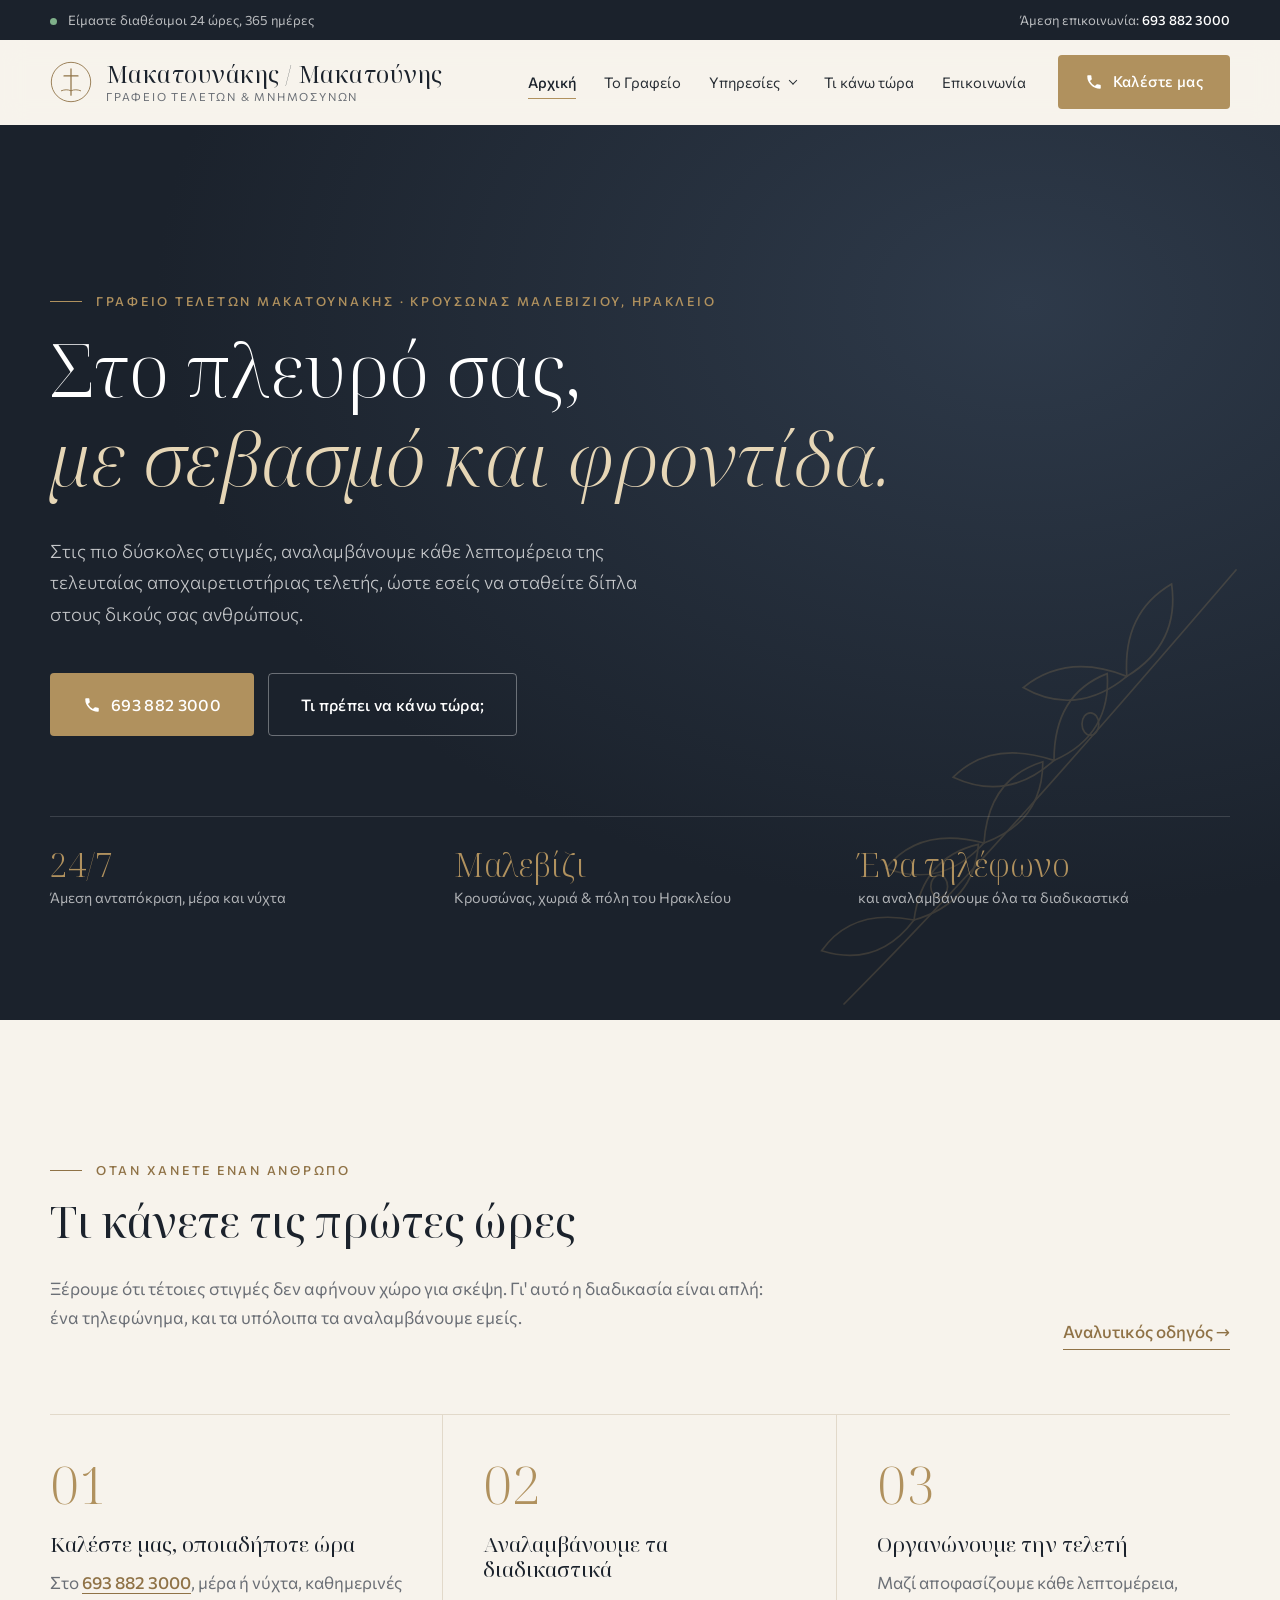
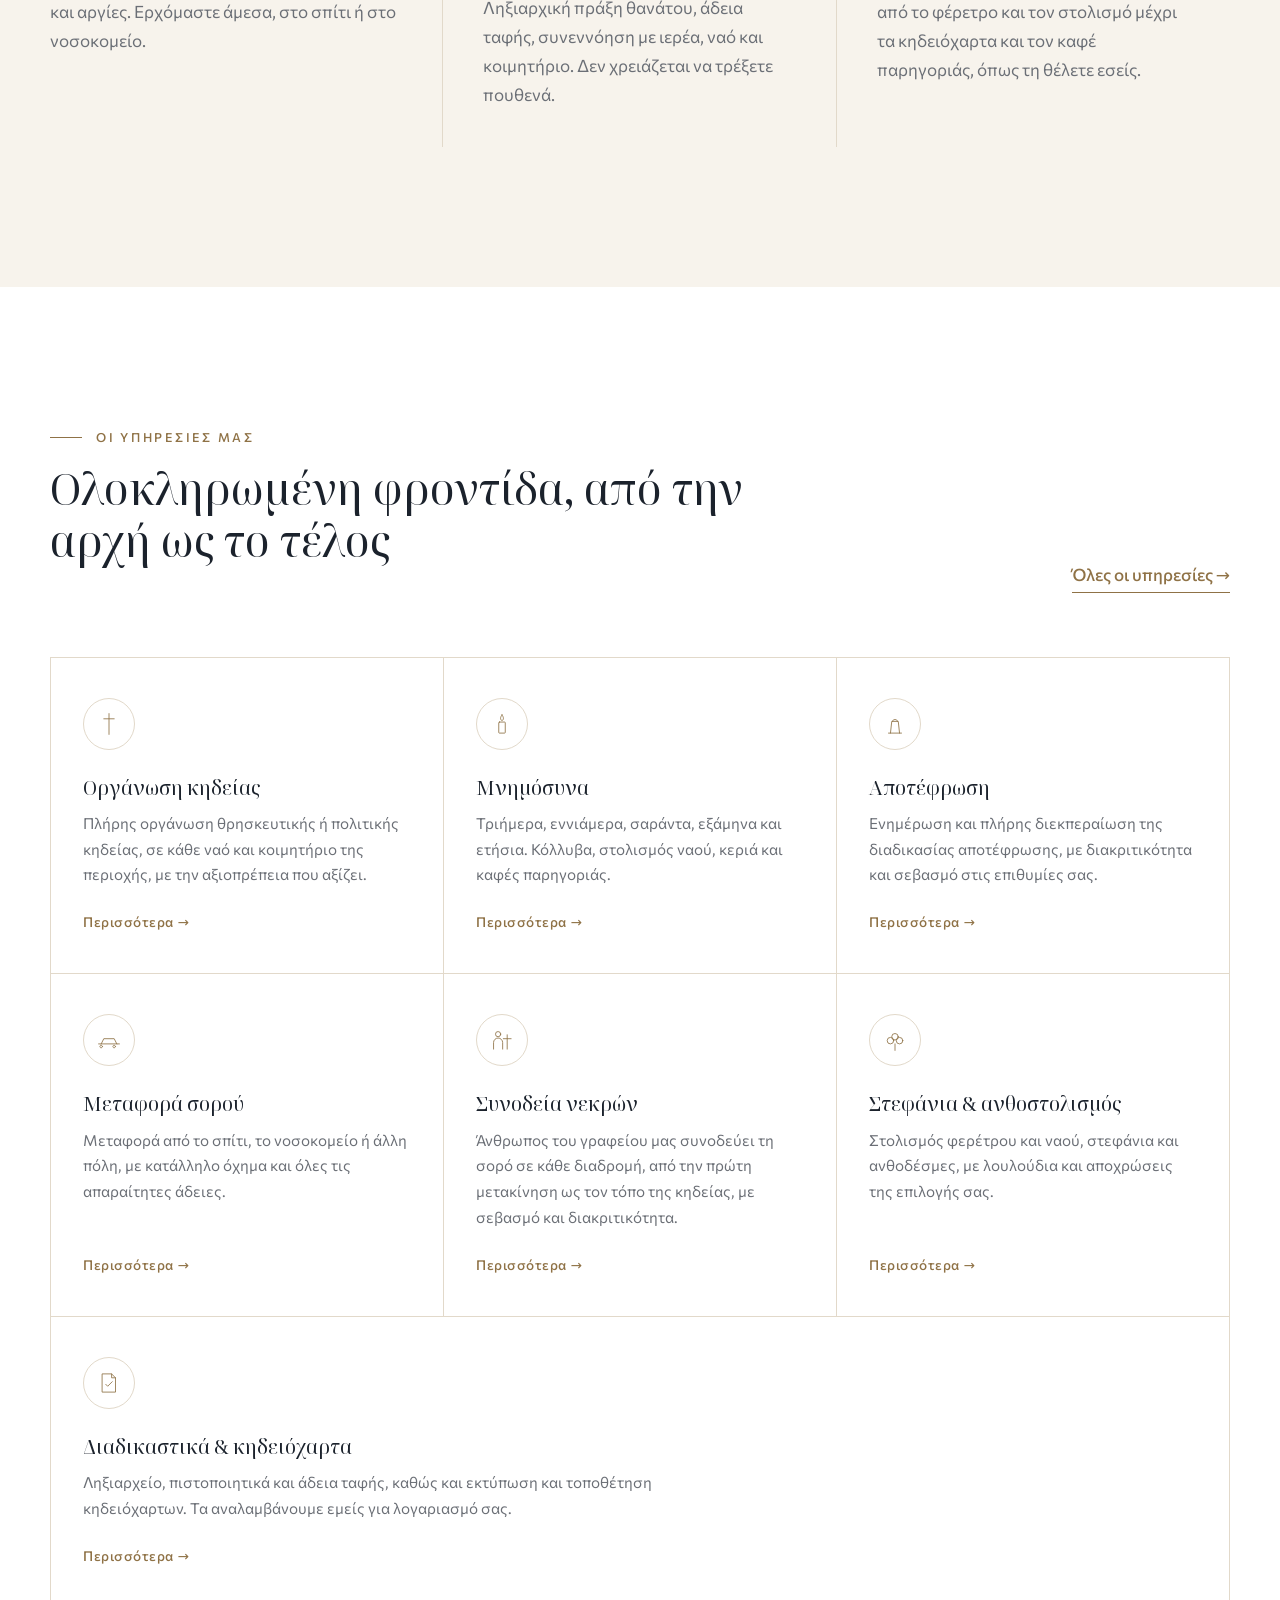
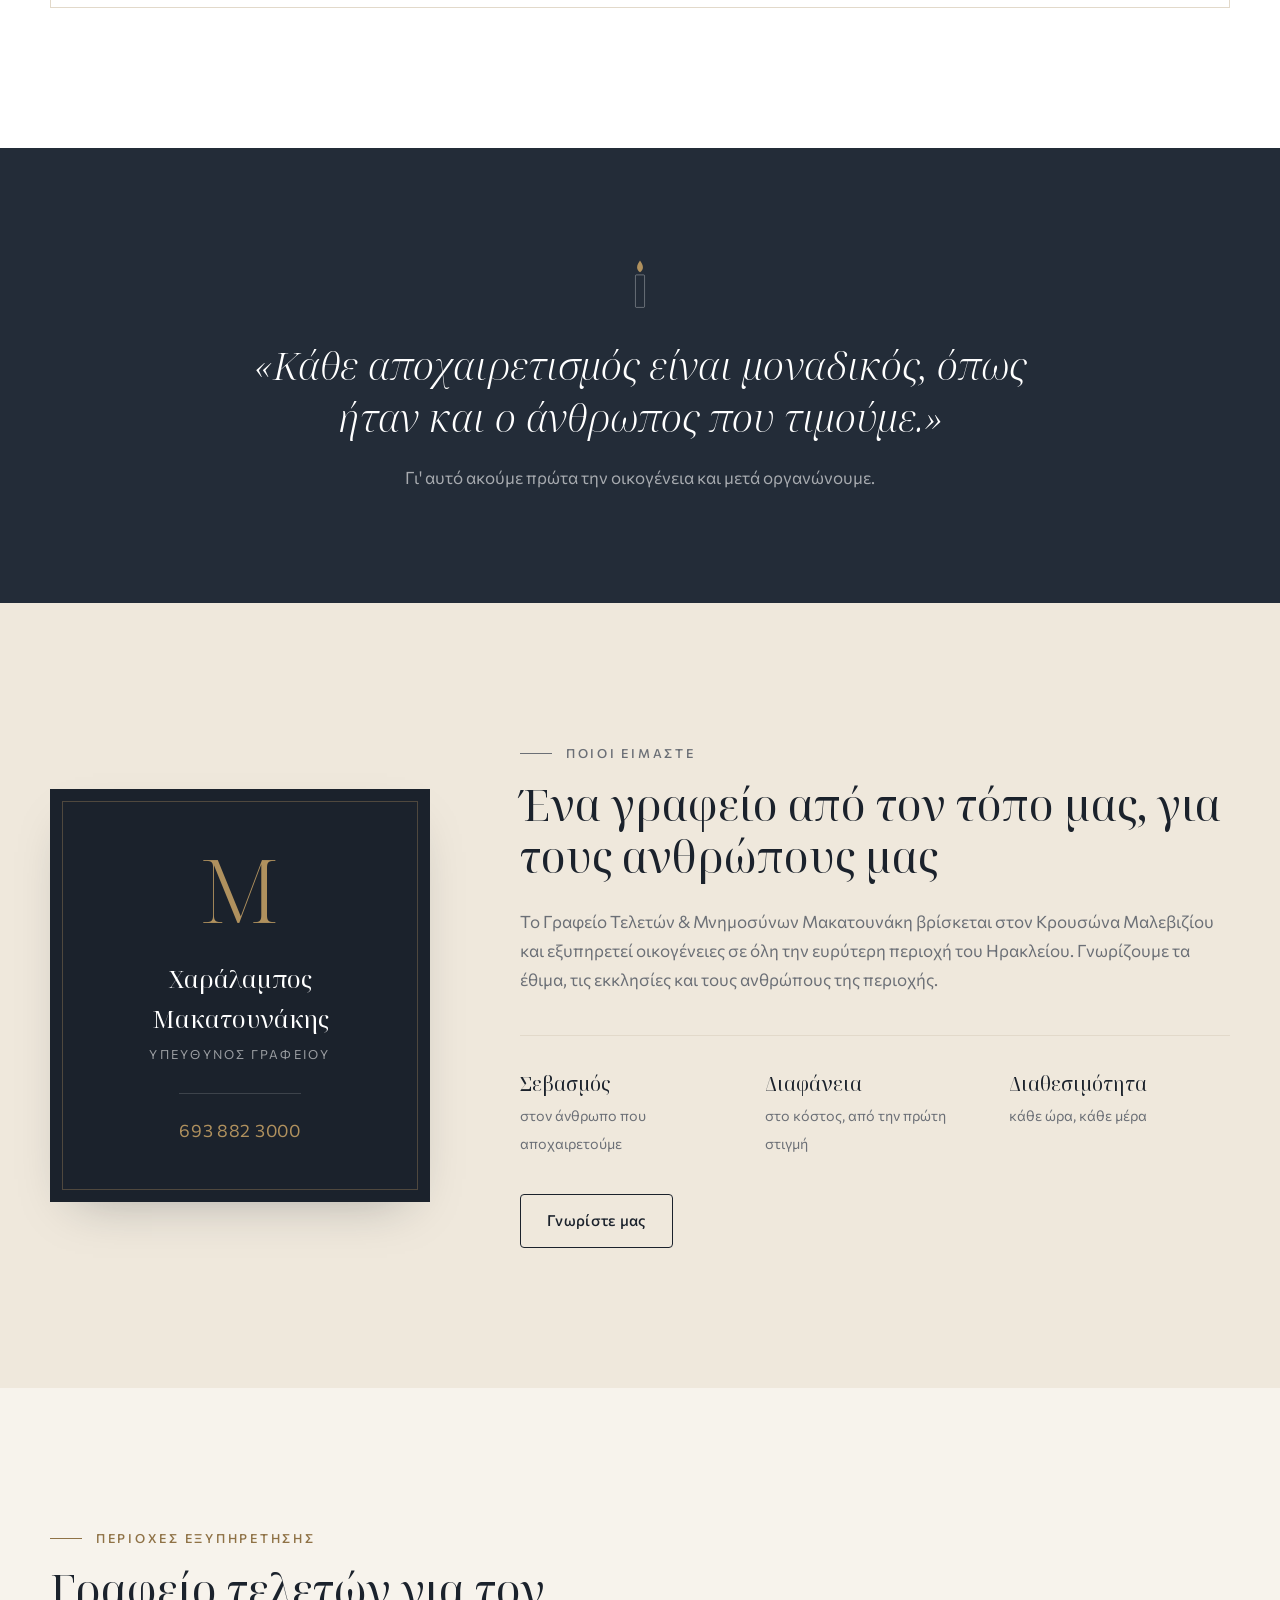
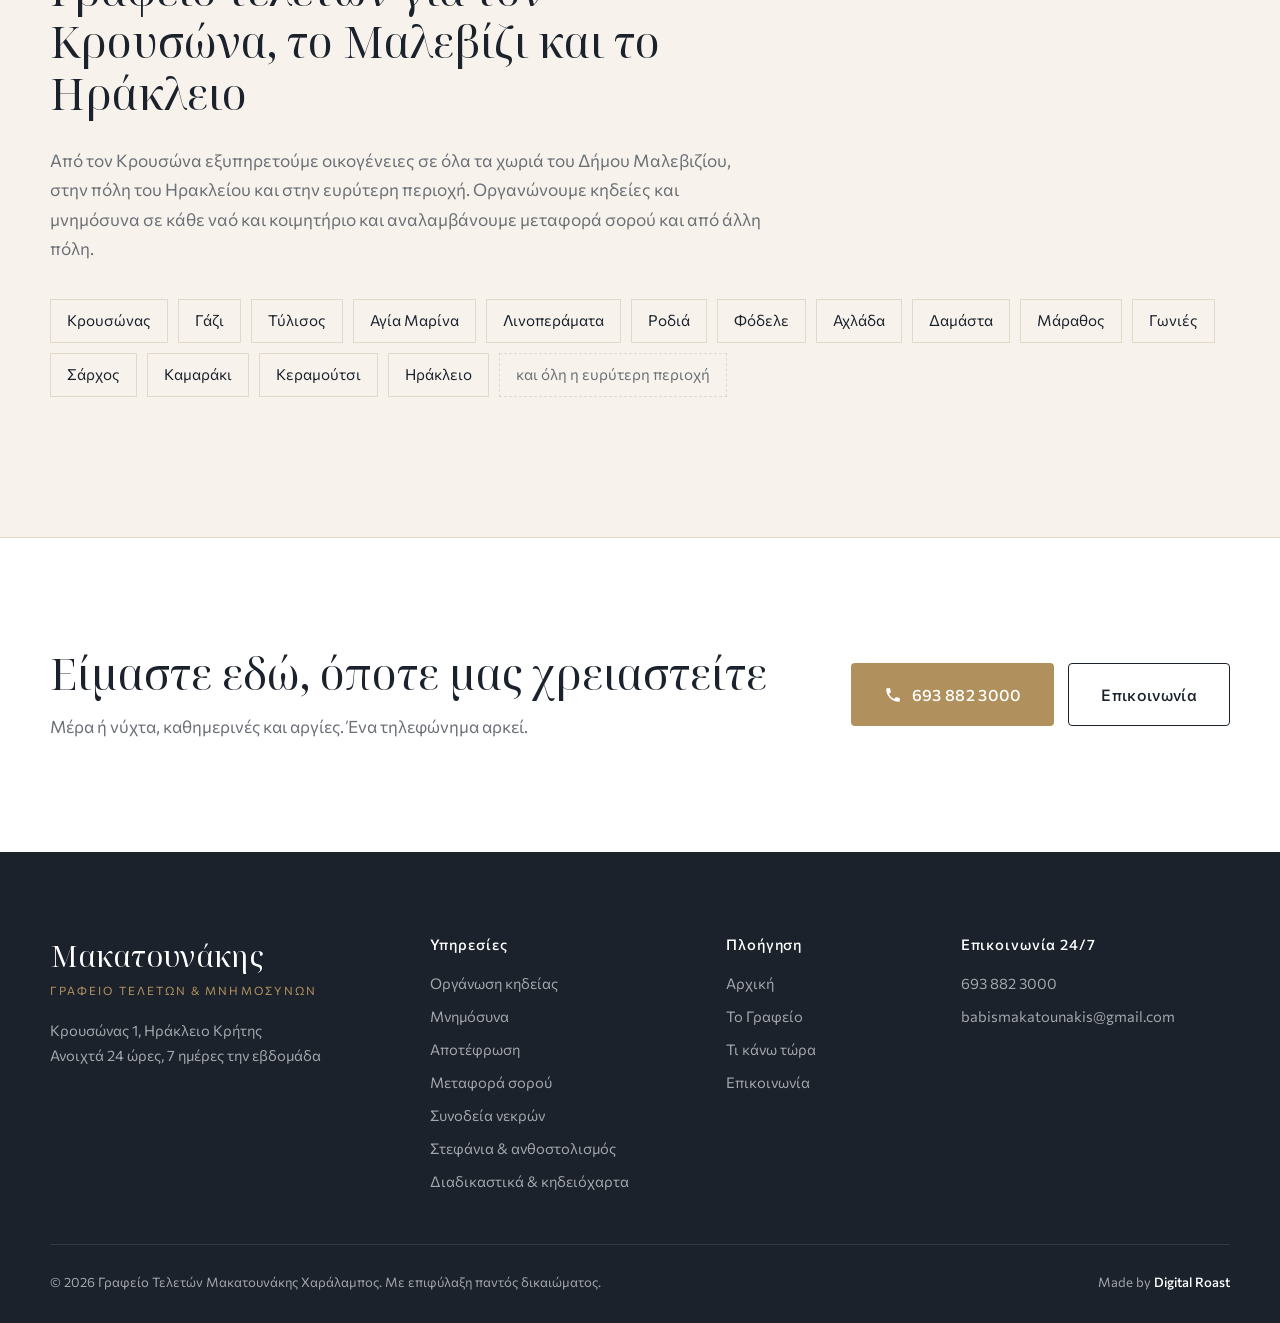
<file: index.html>
<!DOCTYPE html>
<html lang="el">
<head>
  <meta charset="UTF-8">
  <meta name="viewport" content="width=device-width, initial-scale=1">
  <title>Γραφείο Τελετών Μακατουνάκης (Μακατούνης) · Κρουσώνας Ηρακλείου, 24/7</title>
  <meta name="description" content="Γραφείο Τελετών &amp; Μνημοσύνων Μακατουνάκη (Μακατούνη) στον Κρουσώνα Μαλεβιζίου. Κηδείες, μνημόσυνα, αποτέφρωση, μεταφορά σορού, συνοδεία νεκρών. 24ωρη γραμμή: 693 882 3000.">
  <meta name="robots" content="index, follow, max-image-preview:large, max-snippet:-1, max-video-preview:-1">
  <meta name="theme-color" content="#1b222c">
  <meta property="og:type" content="website">
  <meta property="og:locale" content="el_GR">
  <meta property="og:site_name" content="Γραφείο Τελετών Μακατουνάκης">
  <meta name="twitter:card" content="summary_large_image">
  <meta name="twitter:title" content="Γραφείο Τελετών Μακατουνάκης (Μακατούνης) · Κρουσώνας Ηρακλείου, 24/7">
  <meta name="twitter:description" content="Γραφείο Τελετών &amp; Μνημοσύνων Μακατουνάκη (Μακατούνη) στον Κρουσώνα Μαλεβιζίου. Κηδείες, μνημόσυνα, αποτέφρωση, μεταφορά σορού, συνοδεία νεκρών. 24ωρη γραμμή: 693 882 3000.">
  <meta name="twitter:image" content="https://teletesmakatounakis.gr/og-image.png">
  <meta property="og:title" content="Γραφείο Τελετών Μακατουνάκης (Μακατούνης) · Κρουσώνας Ηρακλείου, 24/7">
  <meta property="og:description" content="Γραφείο Τελετών &amp; Μνημοσύνων Μακατουνάκη (Μακατούνη) στον Κρουσώνα Μαλεβιζίου. Κηδείες, μνημόσυνα, αποτέφρωση, μεταφορά σορού, συνοδεία νεκρών. 24ωρη γραμμή: 693 882 3000.">
  <meta name="google-site-verification" content="hn_xORA79aE8_eaPlUpUgtNaO3rQp12512SLM2Tay70">
  <link rel="canonical" href="https://teletesmakatounakis.gr/">
  <meta property="og:url" content="https://teletesmakatounakis.gr/">
  <meta property="og:image" content="https://teletesmakatounakis.gr/og-image.png">
  <meta property="og:image:width" content="1200">
  <meta property="og:image:height" content="630">
  <meta property="og:image:alt" content="Γραφείο Τελετών &amp; Μνημοσύνων Μακατουνάκης / Μακατούνης, Κρουσώνας Μαλεβιζίου">
  <link rel="icon" href="favicon.svg" type="image/svg+xml">
  <link rel="preconnect" href="https://fonts.googleapis.com">
  <link rel="preconnect" href="https://fonts.gstatic.com" crossorigin>
  <link href="https://fonts.googleapis.com/css2?family=Commissioner:wght@300;400;500;600&family=Noto+Serif+Display:ital,wght@0,300;0,400;0,500;1,300;1,400&display=swap" rel="stylesheet">
  <link rel="stylesheet" href="css/style.css">
  <script type="application/ld+json">
  {
    "@context": "https://schema.org",
    "@graph": [
      {
        "@type": "WebSite",
        "@id": "https://teletesmakatounakis.gr/#website",
        "url": "https://teletesmakatounakis.gr/",
        "name": "Γραφείο Τελετών Μακατουνάκης",
        "inLanguage": "el",
        "publisher": {
          "@id": "https://teletesmakatounakis.gr/#funeralhome"
        }
      },
      {
        "@type": ["FuneralHome", "LocalBusiness"],
        "@id": "https://teletesmakatounakis.gr/#funeralhome",
        "name": "Γραφείο Τελετών & Μνημοσύνων Μακατουνάκης Χαράλαμπος",
        "alternateName": [
          "Γραφείο Τελετών Μακατουνάκης",
          "Γραφείο Τελετών Μακατούνης",
          "Μακατούνης",
          "Μακατουνάκης"
        ],
        "description": "Γραφείο τελετών και μνημοσύνων στον Κρουσώνα Μαλεβιζίου. Οργάνωση κηδείας, μνημόσυνα, αποτέφρωση, μεταφορά σορού, συνοδεία νεκρών, στεφάνια και διαδικαστικά, 24 ώρες το 24ωρο.",
        "url": "https://teletesmakatounakis.gr/",
        "image": "https://teletesmakatounakis.gr/og-image.png",
        "telephone": "+306938823000",
        "email": "babismakatounakis@gmail.com",
        "founder": {
          "@type": "Person",
          "name": "Χαράλαμπος Μακατουνάκης"
        },
        "address": {
          "@type": "PostalAddress",
          "streetAddress": "Κρουσώνας 1",
          "addressLocality": "Κρουσώνας",
          "addressRegion": "Ηράκλειο, Κρήτη",
          "addressCountry": "GR"
        },
        "geo": {
          "@type": "GeoCoordinates",
          "latitude": 35.2317,
          "longitude": 24.9817
        },
        "hasMap": "https://www.google.com/maps/search/?api=1&query=%CE%9A%CF%81%CE%BF%CF%85%CF%83%CF%8E%CE%BD%CE%B1%CF%82+%CE%97%CF%81%CE%B1%CE%BA%CE%BB%CE%B5%CE%AF%CE%BF%CF%85",
        "openingHoursSpecification": {
          "@type": "OpeningHoursSpecification",
          "dayOfWeek": [
            "Monday",
            "Tuesday",
            "Wednesday",
            "Thursday",
            "Friday",
            "Saturday",
            "Sunday"
          ],
          "opens": "00:00",
          "closes": "23:59"
        },
        "areaServed": [
          {
            "@type": "Place",
            "name": "Κρουσώνας"
          },
          {
            "@type": "Place",
            "name": "Γάζι"
          },
          {
            "@type": "Place",
            "name": "Τύλισος"
          },
          {
            "@type": "Place",
            "name": "Αγία Μαρίνα"
          },
          {
            "@type": "Place",
            "name": "Λινοπεράματα"
          },
          {
            "@type": "Place",
            "name": "Ροδιά"
          },
          {
            "@type": "Place",
            "name": "Φόδελε"
          },
          {
            "@type": "Place",
            "name": "Αχλάδα"
          },
          {
            "@type": "Place",
            "name": "Δαμάστα"
          },
          {
            "@type": "Place",
            "name": "Μάραθος"
          },
          {
            "@type": "Place",
            "name": "Γωνιές"
          },
          {
            "@type": "Place",
            "name": "Σάρχος"
          },
          {
            "@type": "Place",
            "name": "Καμαράκι"
          },
          {
            "@type": "Place",
            "name": "Κεραμούτσι"
          },
          {
            "@type": "Place",
            "name": "Ηράκλειο"
          },
          {
            "@type": "AdministrativeArea",
            "name": "Δήμος Μαλεβιζίου"
          },
          {
            "@type": "AdministrativeArea",
            "name": "Περιφερειακή Ενότητα Ηρακλείου"
          }
        ],
        "contactPoint": {
          "@type": "ContactPoint",
          "telephone": "+306938823000",
          "contactType": "customer service",
          "availableLanguage": "el",
          "hoursAvailable": "Mo-Su 00:00-23:59"
        },
        "knowsLanguage": "el",
        "hasOfferCatalog": {
          "@type": "OfferCatalog",
          "name": "Υπηρεσίες",
          "itemListElement": [
            {
              "@type": "Offer",
              "itemOffered": {
                "@type": "Service",
                "name": "Οργάνωση κηδείας",
                "url": "https://teletesmakatounakis.gr/ypiresies/organosi-kideias"
              }
            },
            {
              "@type": "Offer",
              "itemOffered": {
                "@type": "Service",
                "name": "Οργάνωση μνημοσύνων",
                "url": "https://teletesmakatounakis.gr/ypiresies/mnimosyna"
              }
            },
            {
              "@type": "Offer",
              "itemOffered": {
                "@type": "Service",
                "name": "Αποτέφρωση",
                "url": "https://teletesmakatounakis.gr/ypiresies/apotefrosi"
              }
            },
            {
              "@type": "Offer",
              "itemOffered": {
                "@type": "Service",
                "name": "Μεταφορά σορού",
                "url": "https://teletesmakatounakis.gr/ypiresies/metafora-sorou"
              }
            },
            {
              "@type": "Offer",
              "itemOffered": {
                "@type": "Service",
                "name": "Συνοδεία νεκρών",
                "url": "https://teletesmakatounakis.gr/ypiresies/synodeia-nekron"
              }
            },
            {
              "@type": "Offer",
              "itemOffered": {
                "@type": "Service",
                "name": "Στεφάνια και ανθοστολισμός",
                "url": "https://teletesmakatounakis.gr/ypiresies/stefania"
              }
            },
            {
              "@type": "Offer",
              "itemOffered": {
                "@type": "Service",
                "name": "Διαδικαστικά κηδείας και κηδειόχαρτα",
                "url": "https://teletesmakatounakis.gr/ypiresies/diadikastika"
              }
            }
          ]
        }
      },
      {
        "@type": "WebPage",
        "@id": "https://teletesmakatounakis.gr/#webpage",
        "url": "https://teletesmakatounakis.gr/",
        "name": "Γραφείο Τελετών Μακατουνάκης (Μακατούνης) · Κρουσώνας Ηρακλείου, 24/7",
        "description": "Γραφείο Τελετών & Μνημοσύνων Μακατουνάκη (Μακατούνη) στον Κρουσώνα Μαλεβιζίου. Κηδείες, μνημόσυνα, αποτέφρωση, μεταφορά σορού, συνοδεία νεκρών. 24ωρη γραμμή: 693 882 3000.",
        "inLanguage": "el",
        "isPartOf": {
          "@id": "https://teletesmakatounakis.gr/#website"
        },
        "about": {
          "@id": "https://teletesmakatounakis.gr/#funeralhome"
        },
        "dateModified": "2026-11-09"
      }
    ]
  }
  </script>
</head>
<body>

<!-- ===== Top bar ===== -->
<div class="topbar">
  <div class="container topbar-inner">
    <span><span class="dot"></span> Είμαστε διαθέσιμοι 24 ώρες, 365 ημέρες</span>
    <a href="tel:+306938823000">Άμεση επικοινωνία: <strong>693 882 3000</strong></a>
  </div>
</div>

<!-- ===== Header ===== -->
<header class="header" id="header">
  <div class="container header-inner">
    <a href="/" class="brand" aria-label="Αρχική">
      <svg class="brand-mark" viewBox="0 0 48 48" aria-hidden="true">
        <circle cx="24" cy="24" r="22.5" fill="none" stroke="currentColor" stroke-width="1"/>
        <path d="M24 9v30M16 17h16" stroke="currentColor" stroke-width="1.4" stroke-linecap="round"/>
        <path d="M13 34c4-1.5 7-1.5 11 0 4-1.5 7-1.5 11 0" fill="none" stroke="currentColor" stroke-width="1" stroke-linecap="round"/>
      </svg>
      <span class="brand-text">
        <span class="brand-name">Μακατουνάκης&nbsp;/ Μακατούνης</span>
        <span class="brand-sub">Γραφείο Τελετών &amp; Μνημοσύνων</span>
      </span>
    </a>
    <nav class="nav" id="nav" aria-label="Κύριο μενού">
      <a href="/" aria-current="page">Αρχική</a>
      <a href="/o-grafeio">Το Γραφείο</a>
      <div class="has-dropdown">
        <a href="/ypiresies">Υπηρεσίες</a>
        <div class="dropdown">
          <a href="/ypiresies/organosi-kideias">Οργάνωση κηδείας</a>
          <a href="/ypiresies/mnimosyna">Μνημόσυνα</a>
          <a href="/ypiresies/apotefrosi">Αποτέφρωση</a>
          <a href="/ypiresies/metafora-sorou">Μεταφορά σορού</a>
          <a href="/ypiresies/synodeia-nekron">Συνοδεία νεκρών</a>
          <a href="/ypiresies/stefania">Στεφάνια &amp; ανθοστολισμός</a>
          <a href="/ypiresies/diadikastika">Διαδικαστικά &amp; κηδειόχαρτα</a>
        </div>
      </div>
      <a href="/ti-kano-tora">Τι κάνω τώρα</a>
      <a href="/epikoinonia">Επικοινωνία</a>
    </nav>
    <a class="btn btn-gold header-cta" href="tel:+306938823000">
      <svg viewBox="0 0 24 24" aria-hidden="true"><path d="M6.6 10.8a15.1 15.1 0 0 0 6.6 6.6l2.2-2.2a1 1 0 0 1 1-.25 11.4 11.4 0 0 0 3.6.57 1 1 0 0 1 1 1V20a1 1 0 0 1-1 1A17 17 0 0 1 3 4a1 1 0 0 1 1-1h3.5a1 1 0 0 1 1 1c0 1.25.2 2.45.57 3.6a1 1 0 0 1-.25 1z"/></svg>
      Καλέστε μας
    </a>
    <button class="menu-toggle" id="menuToggle" aria-label="Μενού" aria-expanded="false" aria-controls="nav">
      <span></span><span></span>
    </button>
  </div>
</header>

<main>

  <!-- ===== Hero ===== -->
  <section class="hero">
    <div class="hero-bg" aria-hidden="true">
      <svg class="hero-olive" viewBox="0 0 400 400">
        <g fill="none" stroke="currentColor" stroke-width="1.2" stroke-linecap="round">
          <path d="M60 360C140 280 220 190 340 50"/>
          <path d="M110 300c-30-6-52 2-66 22 26 8 48 2 66-22z"/>
          <path d="M110 300c4-30 20-48 46-54-2 28-18 46-46 54z"/>
          <path d="M160 245c-30-8-54-2-70 18 26 10 50 4 70-18z"/>
          <path d="M160 245c2-30 16-50 42-58 0 28-14 48-42 58z"/>
          <path d="M210 186c-30-10-54-6-72 12 26 12 50 8 72-12z"/>
          <path d="M210 186c0-30 12-52 38-62 2 28-10 50-38 62z"/>
          <path d="M262 126c-30-12-54-8-74 8 24 14 50 12 74-8z"/>
          <path d="M262 126c-2-30 8-52 32-66 4 28-6 50-32 66z"/>
          <ellipse cx="128" cy="276" rx="6" ry="8"/>
          <ellipse cx="236" cy="160" rx="6" ry="8"/>
        </g>
      </svg>
    </div>
    <div class="container hero-inner">
      <h1 class="eyebrow reveal">Γραφείο Τελετών Μακατουνάκης · Κρουσώνας Μαλεβιζίου, Ηράκλειο</h1>
      <p class="hero-title reveal">Στο πλευρό σας,<br><em>με σεβασμό και φροντίδα.</em></p>
      <p class="hero-lead reveal">Στις πιο δύσκολες στιγμές, αναλαμβάνουμε κάθε λεπτομέρεια της τελευταίας αποχαιρετιστήριας τελετής, ώστε εσείς να σταθείτε δίπλα στους δικούς σας ανθρώπους.</p>
      <div class="hero-actions reveal">
        <a class="btn btn-gold btn-lg" href="tel:+306938823000">
          <svg viewBox="0 0 24 24" aria-hidden="true"><path d="M6.6 10.8a15.1 15.1 0 0 0 6.6 6.6l2.2-2.2a1 1 0 0 1 1-.25 11.4 11.4 0 0 0 3.6.57 1 1 0 0 1 1 1V20a1 1 0 0 1-1 1A17 17 0 0 1 3 4a1 1 0 0 1 1-1h3.5a1 1 0 0 1 1 1c0 1.25.2 2.45.57 3.6a1 1 0 0 1-.25 1z"/></svg>
          693 882 3000
        </a>
        <a class="btn btn-ghost btn-lg" href="/ti-kano-tora">Τι πρέπει να κάνω τώρα;</a>
      </div>
      <ul class="hero-badges reveal">
        <li><strong>24/7</strong><span>Άμεση ανταπόκριση, μέρα και νύχτα</span></li>
        <li><strong>Μαλεβίζι</strong><span>Κρουσώνας, χωριά &amp; πόλη του Ηρακλείου</span></li>
        <li><strong>Ένα τηλέφωνο</strong><span>και αναλαμβάνουμε όλα τα διαδικαστικά</span></li>
      </ul>
    </div>
  </section>

  <!-- ===== Immediate steps ===== -->
  <section class="section steps">
    <div class="container">
      <div class="section-head-row">
        <div class="section-head reveal">
          <p class="eyebrow">Όταν χάνετε έναν άνθρωπο</p>
          <h2>Τι κάνετε τις πρώτες ώρες</h2>
          <p class="section-lead">Ξέρουμε ότι τέτοιες στιγμές δεν αφήνουν χώρο για σκέψη. Γι' αυτό η διαδικασία είναι απλή: ένα τηλεφώνημα, και τα υπόλοιπα τα αναλαμβάνουμε εμείς.</p>
        </div>
        <a class="link-arrow reveal" href="/ti-kano-tora">Αναλυτικός οδηγός <span aria-hidden="true">→</span></a>
      </div>
      <ol class="steps-list">
        <li class="step reveal">
          <span class="step-num">01</span>
          <h3>Καλέστε μας, οποιαδήποτε ώρα</h3>
          <p>Στο <a href="tel:+306938823000">693 882 3000</a>, μέρα ή νύχτα, καθημερινές και αργίες. Ερχόμαστε άμεσα, στο σπίτι ή στο νοσοκομείο.</p>
        </li>
        <li class="step reveal">
          <span class="step-num">02</span>
          <h3>Αναλαμβάνουμε τα διαδικαστικά</h3>
          <p>Ληξιαρχική πράξη θανάτου, άδεια ταφής, συνεννόηση με ιερέα, ναό και κοιμητήριο. Δεν χρειάζεται να τρέξετε πουθενά.</p>
        </li>
        <li class="step reveal">
          <span class="step-num">03</span>
          <h3>Οργανώνουμε την τελετή</h3>
          <p>Μαζί αποφασίζουμε κάθε λεπτομέρεια, από το φέρετρο και τον στολισμό μέχρι τα κηδειόχαρτα και τον καφέ παρηγοριάς, όπως τη θέλετε εσείς.</p>
        </li>
      </ol>
    </div>
  </section>

  <!-- ===== Services ===== -->
  <section class="section services">
    <div class="container">
      <div class="section-head-row">
        <div class="section-head reveal">
          <p class="eyebrow">Οι υπηρεσίες μας</p>
          <h2>Ολοκληρωμένη φροντίδα, από την αρχή ως το τέλος</h2>
        </div>
        <a class="link-arrow reveal" href="/ypiresies">Όλες οι υπηρεσίες <span aria-hidden="true">→</span></a>
      </div>
      <div class="services-grid">
        <a class="service reveal" href="/ypiresies/organosi-kideias">
          <div class="service-icon"><svg viewBox="0 0 40 40"><path d="M20 4v32M12 12h16"/></svg></div>
          <h3>Οργάνωση κηδείας</h3>
          <p>Πλήρης οργάνωση θρησκευτικής ή πολιτικής κηδείας, σε κάθε ναό και κοιμητήριο της περιοχής, με την αξιοπρέπεια που αξίζει.</p>
          <span class="service-more">Περισσότερα <span aria-hidden="true">→</span></span>
        </a>
        <a class="service reveal" href="/ypiresies/mnimosyna">
          <div class="service-icon"><svg viewBox="0 0 40 40"><path d="M20 6c3 4 3 7 0 9-3-2-3-5 0-9z"/><rect x="15" y="17" width="10" height="17" rx="1"/></svg></div>
          <h3>Μνημόσυνα</h3>
          <p>Τριήμερα, εννιάμερα, σαράντα, εξάμηνα και ετήσια. Κόλλυβα, στολισμός ναού, κεριά και καφές παρηγοριάς.</p>
          <span class="service-more">Περισσότερα <span aria-hidden="true">→</span></span>
        </a>
        <a class="service reveal" href="/ypiresies/apotefrosi">
          <div class="service-icon"><svg viewBox="0 0 40 40"><path d="M10 34h20M13 34l2-18h10l2 18M16 16c0-4 8-4 8 0"/></svg></div>
          <h3>Αποτέφρωση</h3>
          <p>Ενημέρωση και πλήρης διεκπεραίωση της διαδικασίας αποτέφρωσης, με διακριτικότητα και σεβασμό στις επιθυμίες σας.</p>
          <span class="service-more">Περισσότερα <span aria-hidden="true">→</span></span>
        </a>
        <a class="service reveal" href="/ypiresies/metafora-sorou">
          <div class="service-icon"><svg viewBox="0 0 40 40"><path d="M4 26h32M8 26l4-8h16l4 8M10 30a2 2 0 1 0 0 .1M30 30a2 2 0 1 0 0 .1"/></svg></div>
          <h3>Μεταφορά σορού</h3>
          <p>Μεταφορά από το σπίτι, το νοσοκομείο ή άλλη πόλη, με κατάλληλο όχημα και όλες τις απαραίτητες άδειες.</p>
          <span class="service-more">Περισσότερα <span aria-hidden="true">→</span></span>
        </a>
        <a class="service reveal" href="/ypiresies/synodeia-nekron">
          <div class="service-icon"><svg viewBox="0 0 40 40"><circle cx="14" cy="11" r="4"/><path d="M7 34V24a7 7 0 0 1 14 0v10"/><path d="M28 34V12M22 18h12"/></svg></div>
          <h3>Συνοδεία νεκρών</h3>
          <p>Άνθρωπος του γραφείου μας συνοδεύει τη σορό σε κάθε διαδρομή, από την πρώτη μετακίνηση ως τον τόπο της κηδείας, με σεβασμό και διακριτικότητα.</p>
          <span class="service-more">Περισσότερα <span aria-hidden="true">→</span></span>
        </a>
        <a class="service reveal" href="/ypiresies/stefania">
          <div class="service-icon"><svg viewBox="0 0 40 40"><circle cx="20" cy="15" r="5"/><circle cx="13" cy="21" r="5"/><circle cx="27" cy="21" r="5"/><path d="M20 26v10"/></svg></div>
          <h3>Στεφάνια &amp; ανθοστολισμός</h3>
          <p>Στολισμός φερέτρου και ναού, στεφάνια και ανθοδέσμες, με λουλούδια και αποχρώσεις της επιλογής σας.</p>
          <span class="service-more">Περισσότερα <span aria-hidden="true">→</span></span>
        </a>
        <a class="service reveal" href="/ypiresies/diadikastika">
          <div class="service-icon"><svg viewBox="0 0 40 40"><path d="M10 6h14l6 6v22H10z"/><path d="M24 6v6h6M15 22l3 3 7-7"/></svg></div>
          <h3>Διαδικαστικά &amp; κηδειόχαρτα</h3>
          <p>Ληξιαρχείο, πιστοποιητικά και άδεια ταφής, καθώς και εκτύπωση και τοποθέτηση κηδειόχαρτων. Τα αναλαμβάνουμε εμείς για λογαριασμό σας.</p>
          <span class="service-more">Περισσότερα <span aria-hidden="true">→</span></span>
        </a>
      </div>
    </div>
  </section>

  <!-- ===== Quote band ===== -->
  <section class="band">
    <div class="container band-inner reveal">
      <svg class="band-candle" viewBox="0 0 40 80" aria-hidden="true">
        <path class="flame" d="M20 4c6 8 6 14 0 18-6-4-6-10 0-18z"/>
        <rect x="13" y="26" width="14" height="50" rx="1.5"/>
      </svg>
      <blockquote>«Κάθε αποχαιρετισμός είναι μοναδικός, όπως ήταν και ο άνθρωπος που τιμούμε.»</blockquote>
      <p>Γι' αυτό ακούμε πρώτα την οικογένεια και μετά οργανώνουμε.</p>
    </div>
  </section>

  <!-- ===== About teaser ===== -->
  <section class="section about">
    <div class="container about-inner">
      <div class="about-card reveal">
        <div class="about-monogram" aria-hidden="true">Μ</div>
        <p class="about-name">Χαράλαμπος Μακατουνάκης</p>
        <p class="about-role">Υπεύθυνος γραφείου</p>
        <a class="about-phone" href="tel:+306938823000">693 882 3000</a>
      </div>
      <div class="about-text reveal">
        <p class="eyebrow">Ποιοι είμαστε</p>
        <h2>Ένα γραφείο από τον τόπο μας, για τους ανθρώπους μας</h2>
        <p>Το Γραφείο Τελετών &amp; Μνημοσύνων Μακατουνάκη βρίσκεται στον Κρουσώνα Μαλεβιζίου και εξυπηρετεί οικογένειες σε όλη την ευρύτερη περιοχή του Ηρακλείου. Γνωρίζουμε τα έθιμα, τις εκκλησίες και τους ανθρώπους της περιοχής.</p>
        <div class="values">
          <div><strong>Σεβασμός</strong><span>στον άνθρωπο που αποχαιρετούμε</span></div>
          <div><strong>Διαφάνεια</strong><span>στο κόστος, από την πρώτη στιγμή</span></div>
          <div><strong>Διαθεσιμότητα</strong><span>κάθε ώρα, κάθε μέρα</span></div>
        </div>
        <a class="btn btn-outline" href="/o-grafeio">Γνωρίστε μας</a>
      </div>
    </div>
  </section>

  <!-- ===== Areas ===== -->
  <section class="section areas">
    <div class="container">
      <div class="section-head reveal">
        <p class="eyebrow">Περιοχές εξυπηρέτησης</p>
        <h2>Γραφείο τελετών για τον Κρουσώνα, το Μαλεβίζι και το Ηράκλειο</h2>
        <p class="section-lead">Από τον Κρουσώνα εξυπηρετούμε οικογένειες σε όλα τα χωριά του Δήμου Μαλεβιζίου, στην πόλη του Ηρακλείου και στην ευρύτερη περιοχή. Οργανώνουμε κηδείες και μνημόσυνα σε κάθε ναό και κοιμητήριο και αναλαμβάνουμε μεταφορά σορού και από άλλη πόλη.</p>
      </div>
      <ul class="areas-list reveal">
        <li>Κρουσώνας</li>
        <li>Γάζι</li>
        <li>Τύλισος</li>
        <li>Αγία Μαρίνα</li>
        <li>Λινοπεράματα</li>
        <li>Ροδιά</li>
        <li>Φόδελε</li>
        <li>Αχλάδα</li>
        <li>Δαμάστα</li>
        <li>Μάραθος</li>
        <li>Γωνιές</li>
        <li>Σάρχος</li>
        <li>Καμαράκι</li>
        <li>Κεραμούτσι</li>
        <li>Ηράκλειο</li>
        <li>και όλη η ευρύτερη περιοχή</li>
      </ul>
    </div>
  </section>

  <!-- ===== CTA ===== -->
  <section class="cta">
    <div class="container cta-inner reveal">
      <div>
        <h2>Είμαστε εδώ, όποτε μας χρειαστείτε</h2>
        <p>Μέρα ή νύχτα, καθημερινές και αργίες. Ένα τηλεφώνημα αρκεί.</p>
      </div>
      <div class="cta-actions">
        <a class="btn btn-gold btn-lg" href="tel:+306938823000"><svg viewBox="0 0 24 24" aria-hidden="true"><path d="M6.6 10.8a15.1 15.1 0 0 0 6.6 6.6l2.2-2.2a1 1 0 0 1 1-.25 11.4 11.4 0 0 0 3.6.57 1 1 0 0 1 1 1V20a1 1 0 0 1-1 1A17 17 0 0 1 3 4a1 1 0 0 1 1-1h3.5a1 1 0 0 1 1 1c0 1.25.2 2.45.57 3.6a1 1 0 0 1-.25 1z"/></svg>693 882 3000</a>
        <a class="btn btn-outline btn-lg" href="/epikoinonia">Επικοινωνία</a>
      </div>
    </div>
  </section>

</main>

<!-- ===== Footer ===== -->
<footer class="footer">
  <div class="container">
    <div class="footer-top">
      <div>
        <p class="footer-brand">Μακατουνάκης</p>
        <p class="footer-sub">Γραφείο Τελετών &amp; Μνημοσύνων</p>
        <p class="footer-text">Κρουσώνας 1, Ηράκλειο Κρήτης<br>Ανοιχτά 24 ώρες, 7 ημέρες την εβδομάδα</p>
      </div>
      <div>
        <p class="footer-title">Υπηρεσίες</p>
        <ul>
          <li><a href="/ypiresies/organosi-kideias">Οργάνωση κηδείας</a></li>
          <li><a href="/ypiresies/mnimosyna">Μνημόσυνα</a></li>
          <li><a href="/ypiresies/apotefrosi">Αποτέφρωση</a></li>
          <li><a href="/ypiresies/metafora-sorou">Μεταφορά σορού</a></li>
          <li><a href="/ypiresies/synodeia-nekron">Συνοδεία νεκρών</a></li>
          <li><a href="/ypiresies/stefania">Στεφάνια &amp; ανθοστολισμός</a></li>
          <li><a href="/ypiresies/diadikastika">Διαδικαστικά &amp; κηδειόχαρτα</a></li>
        </ul>
      </div>
      <div>
        <p class="footer-title">Πλοήγηση</p>
        <ul>
          <li><a href="/">Αρχική</a></li>
          <li><a href="/o-grafeio">Το Γραφείο</a></li>
          <li><a href="/ti-kano-tora">Τι κάνω τώρα</a></li>
          <li><a href="/epikoinonia">Επικοινωνία</a></li>
        </ul>
      </div>
      <div>
        <p class="footer-title">Επικοινωνία 24/7</p>
        <ul>
          <li><a href="tel:+306938823000">693 882 3000</a></li>
          <li><a href="mailto:babismakatounakis@gmail.com">babismakatounakis@gmail.com</a></li>
        </ul>
      </div>
    </div>
    <div class="footer-bottom">
      <span>© <span data-year>2026</span> Γραφείο Τελετών Μακατουνάκης Χαράλαμπος. Με επιφύλαξη παντός δικαιώματος.</span>
      <a class="credit" href="https://digitalroast.gr" target="_blank" rel="noopener">Made by <strong>Digital Roast</strong></a>
    </div>
  </div>
</footer>

<!-- ===== Mobile call bar ===== -->
<a class="callbar" href="tel:+306938823000">
  <svg viewBox="0 0 24 24" aria-hidden="true"><path d="M6.6 10.8a15.1 15.1 0 0 0 6.6 6.6l2.2-2.2a1 1 0 0 1 1-.25 11.4 11.4 0 0 0 3.6.57 1 1 0 0 1 1 1V20a1 1 0 0 1-1 1A17 17 0 0 1 3 4a1 1 0 0 1 1-1h3.5a1 1 0 0 1 1 1c0 1.25.2 2.45.57 3.6a1 1 0 0 1-.25 1z"/></svg>
  Καλέστε 24/7 · 693 882 3000
</a>

<script src="js/main.js"></script>
</body>
</html>
</file>
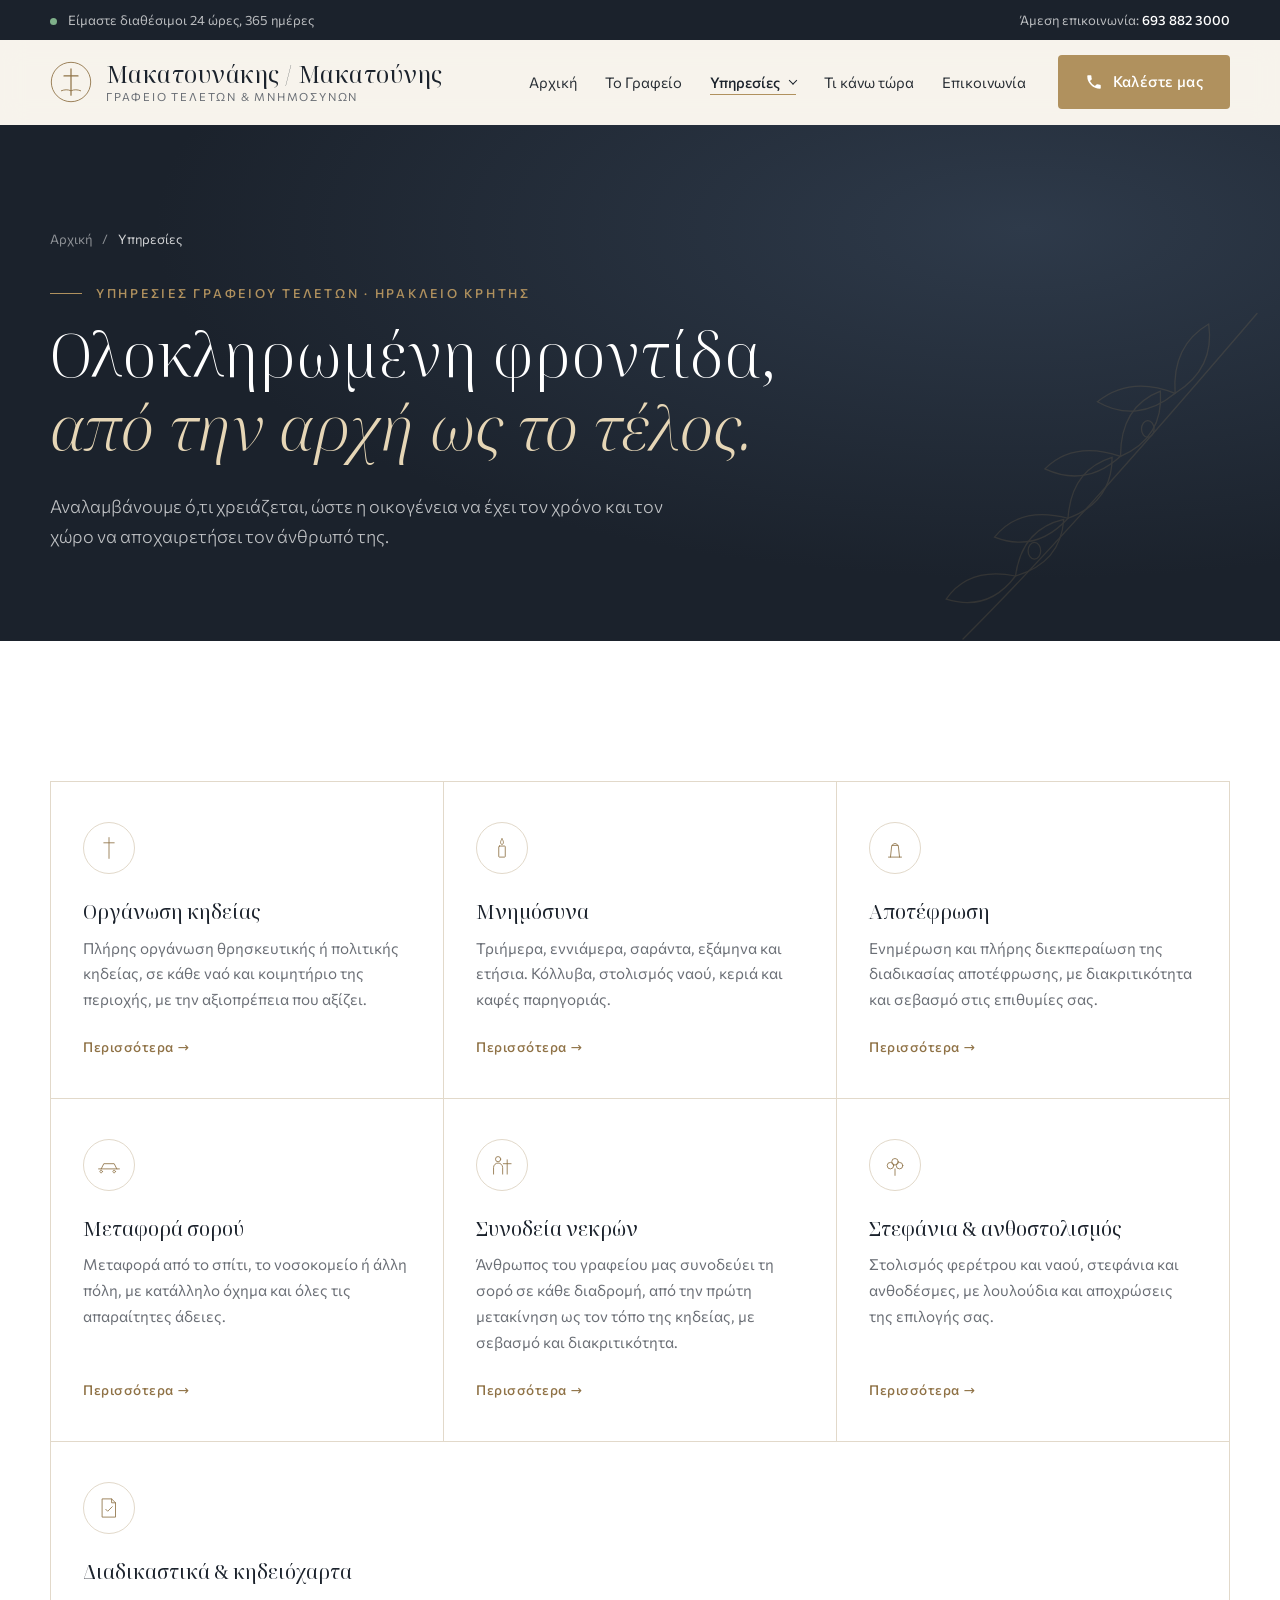
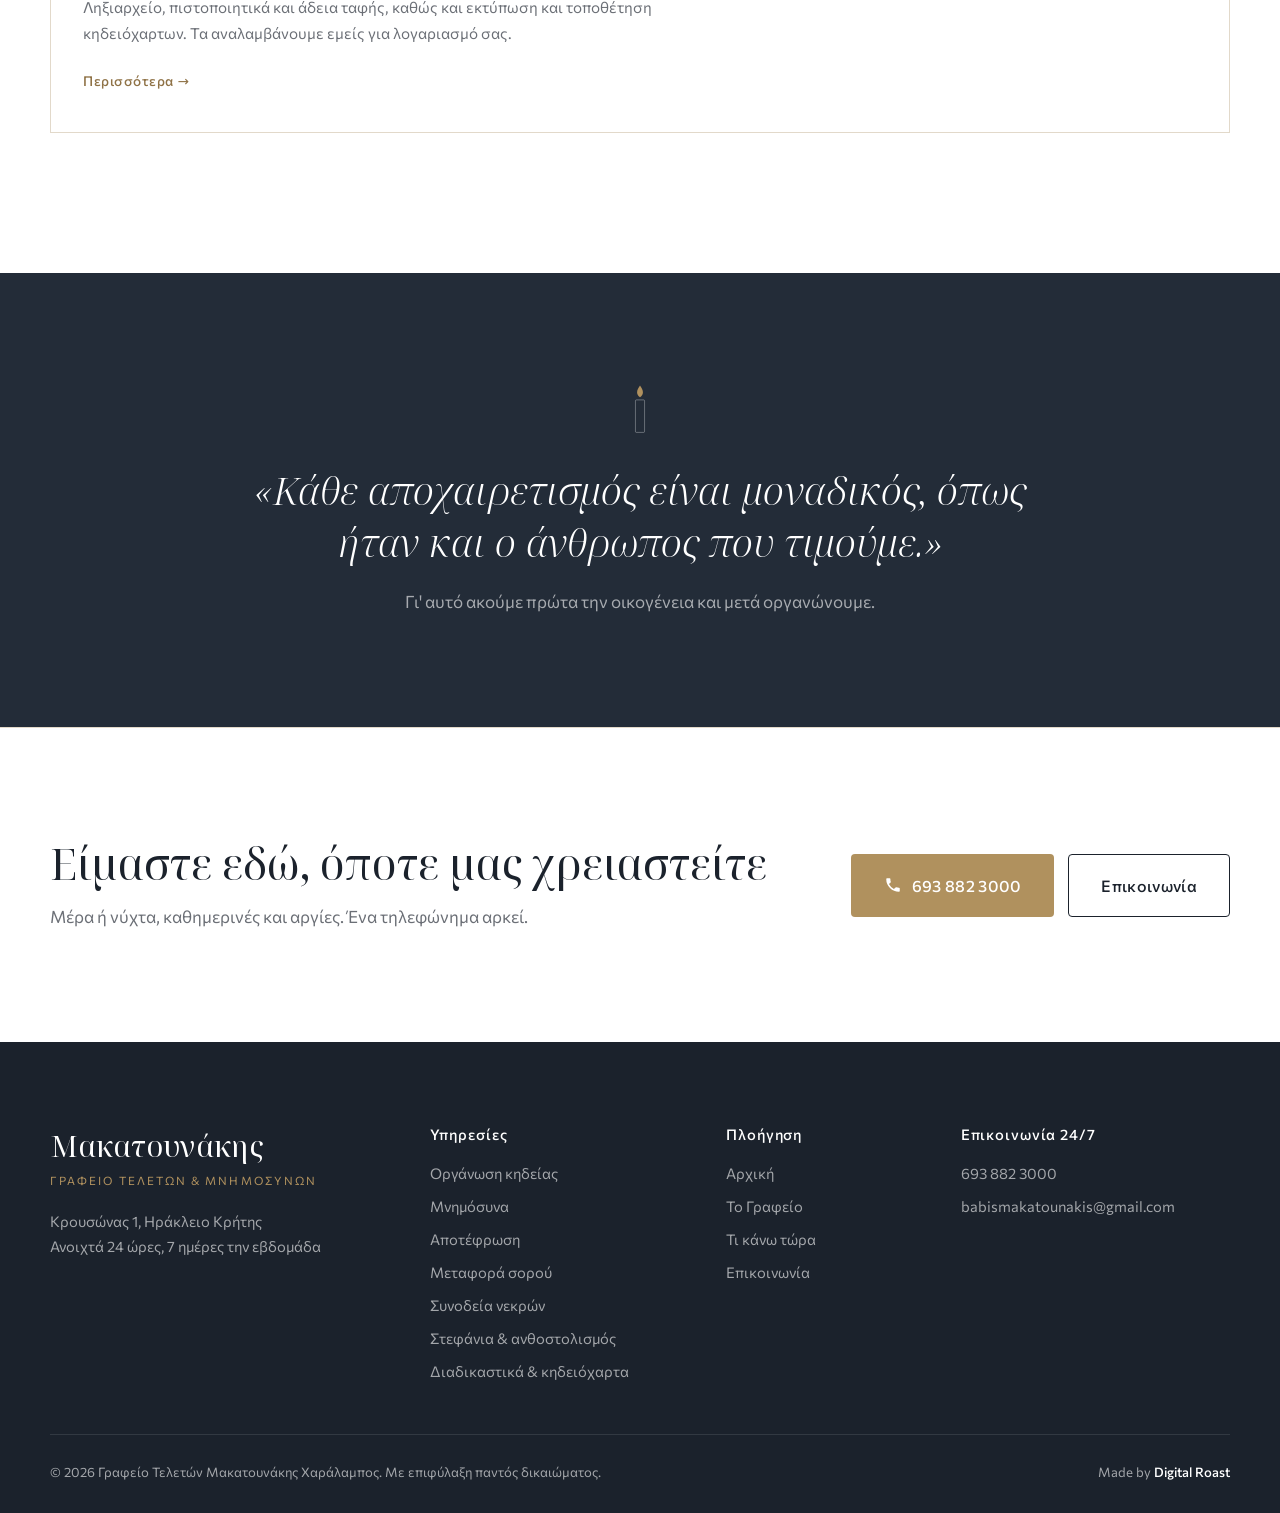
<file: ypiresies/index.html>
<!DOCTYPE html>
<html lang="el">
<head>
  <meta charset="UTF-8">
  <meta name="viewport" content="width=device-width, initial-scale=1">
  <title>Υπηρεσίες | Γραφείο Τελετών Μακατουνάκης, Κρουσώνας Ηρακλείου</title>
  <meta name="description" content="Οργάνωση κηδείας, μνημόσυνα, αποτέφρωση, μεταφορά σορού, συνοδεία νεκρών, στεφάνια και διαδικαστικά. Γραφείο Τελετών Μακατουνάκης, 24ωρη γραμμή 693 882 3000.">
  <meta name="robots" content="index, follow, max-image-preview:large, max-snippet:-1, max-video-preview:-1">
  <meta name="theme-color" content="#1b222c">
  <meta property="og:type" content="website">
  <meta property="og:locale" content="el_GR">
  <meta property="og:site_name" content="Γραφείο Τελετών Μακατουνάκης">
  <meta name="twitter:card" content="summary_large_image">
  <meta name="twitter:title" content="Υπηρεσίες | Γραφείο Τελετών Μακατουνάκης, Κρουσώνας Ηρακλείου">
  <meta name="twitter:description" content="Οργάνωση κηδείας, μνημόσυνα, αποτέφρωση, μεταφορά σορού, συνοδεία νεκρών, στεφάνια και διαδικαστικά. Γραφείο Τελετών Μακατουνάκης, 24ωρη γραμμή 693 882 3000.">
  <meta name="twitter:image" content="https://teletesmakatounakis.gr/og-image.png">
  <meta property="og:title" content="Υπηρεσίες | Γραφείο Τελετών Μακατουνάκης, Κρουσώνας Ηρακλείου">
  <meta property="og:description" content="Οργάνωση κηδείας, μνημόσυνα, αποτέφρωση, μεταφορά σορού, συνοδεία νεκρών, στεφάνια και διαδικαστικά. Γραφείο Τελετών Μακατουνάκης, 24ωρη γραμμή 693 882 3000.">
  <link rel="canonical" href="https://teletesmakatounakis.gr/ypiresies">
  <meta property="og:url" content="https://teletesmakatounakis.gr/ypiresies">
  <meta property="og:image" content="https://teletesmakatounakis.gr/og-image.png">
  <meta property="og:image:width" content="1200">
  <meta property="og:image:height" content="630">
  <meta property="og:image:alt" content="Γραφείο Τελετών &amp; Μνημοσύνων Μακατουνάκης / Μακατούνης, Κρουσώνας Μαλεβιζίου">
  <link rel="icon" href="../favicon.svg" type="image/svg+xml">
  <link rel="preconnect" href="https://fonts.googleapis.com">
  <link rel="preconnect" href="https://fonts.gstatic.com" crossorigin>
  <link href="https://fonts.googleapis.com/css2?family=Commissioner:wght@300;400;500;600&family=Noto+Serif+Display:ital,wght@0,300;0,400;0,500;1,300;1,400&display=swap" rel="stylesheet">
  <link rel="stylesheet" href="../css/style.css">
  <script type="application/ld+json">
  {
    "@context": "https://schema.org",
    "@graph": [
      {
        "@type": ["FuneralHome", "LocalBusiness"],
        "@id": "https://teletesmakatounakis.gr/#funeralhome",
        "name": "Γραφείο Τελετών & Μνημοσύνων Μακατουνάκης Χαράλαμπος",
        "url": "https://teletesmakatounakis.gr/",
        "telephone": "+306938823000",
        "address": {
          "@type": "PostalAddress",
          "streetAddress": "Κρουσώνας 1",
          "addressLocality": "Κρουσώνας",
          "addressRegion": "Ηράκλειο, Κρήτη",
          "addressCountry": "GR"
        }
      },
      {
        "@type": "CollectionPage",
        "@id": "https://teletesmakatounakis.gr/ypiresies#webpage",
        "url": "https://teletesmakatounakis.gr/ypiresies",
        "name": "Υπηρεσίες | Γραφείο Τελετών Μακατουνάκης, Κρουσώνας Ηρακλείου",
        "description": "Οργάνωση κηδείας, μνημόσυνα, αποτέφρωση, μεταφορά σορού, συνοδεία νεκρών, στεφάνια και διαδικαστικά. Γραφείο Τελετών Μακατουνάκης, 24ωρη γραμμή 693 882 3000.",
        "inLanguage": "el",
        "isPartOf": {
          "@id": "https://teletesmakatounakis.gr/#website"
        },
        "about": {
          "@id": "https://teletesmakatounakis.gr/#funeralhome"
        },
        "dateModified": "2026-11-09",
        "breadcrumb": {
          "@id": "https://teletesmakatounakis.gr/ypiresies#breadcrumb"
        },
        "mainEntity": {
          "@type": "ItemList",
          "itemListElement": [
            {
              "@type": "ListItem",
              "position": 1,
              "name": "Οργάνωση κηδείας",
              "url": "https://teletesmakatounakis.gr/ypiresies/organosi-kideias"
            },
            {
              "@type": "ListItem",
              "position": 2,
              "name": "Οργάνωση μνημοσύνων",
              "url": "https://teletesmakatounakis.gr/ypiresies/mnimosyna"
            },
            {
              "@type": "ListItem",
              "position": 3,
              "name": "Αποτέφρωση",
              "url": "https://teletesmakatounakis.gr/ypiresies/apotefrosi"
            },
            {
              "@type": "ListItem",
              "position": 4,
              "name": "Μεταφορά σορού",
              "url": "https://teletesmakatounakis.gr/ypiresies/metafora-sorou"
            },
            {
              "@type": "ListItem",
              "position": 5,
              "name": "Συνοδεία νεκρών",
              "url": "https://teletesmakatounakis.gr/ypiresies/synodeia-nekron"
            },
            {
              "@type": "ListItem",
              "position": 6,
              "name": "Στεφάνια και ανθοστολισμός",
              "url": "https://teletesmakatounakis.gr/ypiresies/stefania"
            },
            {
              "@type": "ListItem",
              "position": 7,
              "name": "Διαδικαστικά κηδείας και κηδειόχαρτα",
              "url": "https://teletesmakatounakis.gr/ypiresies/diadikastika"
            }
          ]
        }
      },
      {
        "@type": "BreadcrumbList",
        "itemListElement": [
          {
            "@type": "ListItem",
            "position": 1,
            "name": "Αρχική",
            "item": "https://teletesmakatounakis.gr/"
          },
          {
            "@type": "ListItem",
            "position": 2,
            "name": "Υπηρεσίες γραφείου τελετών · Ηράκλειο Κρήτης",
            "item": "https://teletesmakatounakis.gr/ypiresies"
          }
        ],
        "@id": "https://teletesmakatounakis.gr/ypiresies#breadcrumb"
      }
    ]
  }
  </script>
</head>
<body>

<!-- ===== Top bar ===== -->
<div class="topbar">
  <div class="container topbar-inner">
    <span><span class="dot"></span> Είμαστε διαθέσιμοι 24 ώρες, 365 ημέρες</span>
    <a href="tel:+306938823000">Άμεση επικοινωνία: <strong>693 882 3000</strong></a>
  </div>
</div>

<!-- ===== Header ===== -->
<header class="header" id="header">
  <div class="container header-inner">
    <a href="/" class="brand" aria-label="Αρχική">
      <svg class="brand-mark" viewBox="0 0 48 48" aria-hidden="true">
        <circle cx="24" cy="24" r="22.5" fill="none" stroke="currentColor" stroke-width="1"/>
        <path d="M24 9v30M16 17h16" stroke="currentColor" stroke-width="1.4" stroke-linecap="round"/>
        <path d="M13 34c4-1.5 7-1.5 11 0 4-1.5 7-1.5 11 0" fill="none" stroke="currentColor" stroke-width="1" stroke-linecap="round"/>
      </svg>
      <span class="brand-text">
        <span class="brand-name">Μακατουνάκης&nbsp;/ Μακατούνης</span>
        <span class="brand-sub">Γραφείο Τελετών &amp; Μνημοσύνων</span>
      </span>
    </a>
    <nav class="nav" id="nav" aria-label="Κύριο μενού">
      <a href="/">Αρχική</a>
      <a href="/o-grafeio">Το Γραφείο</a>
      <div class="has-dropdown">
        <a href="/ypiresies" aria-current="page">Υπηρεσίες</a>
        <div class="dropdown">
          <a href="/ypiresies/organosi-kideias">Οργάνωση κηδείας</a>
          <a href="/ypiresies/mnimosyna">Μνημόσυνα</a>
          <a href="/ypiresies/apotefrosi">Αποτέφρωση</a>
          <a href="/ypiresies/metafora-sorou">Μεταφορά σορού</a>
          <a href="/ypiresies/synodeia-nekron">Συνοδεία νεκρών</a>
          <a href="/ypiresies/stefania">Στεφάνια &amp; ανθοστολισμός</a>
          <a href="/ypiresies/diadikastika">Διαδικαστικά &amp; κηδειόχαρτα</a>
        </div>
      </div>
      <a href="/ti-kano-tora">Τι κάνω τώρα</a>
      <a href="/epikoinonia">Επικοινωνία</a>
    </nav>
    <a class="btn btn-gold header-cta" href="tel:+306938823000">
      <svg viewBox="0 0 24 24" aria-hidden="true"><path d="M6.6 10.8a15.1 15.1 0 0 0 6.6 6.6l2.2-2.2a1 1 0 0 1 1-.25 11.4 11.4 0 0 0 3.6.57 1 1 0 0 1 1 1V20a1 1 0 0 1-1 1A17 17 0 0 1 3 4a1 1 0 0 1 1-1h3.5a1 1 0 0 1 1 1c0 1.25.2 2.45.57 3.6a1 1 0 0 1-.25 1z"/></svg>
      Καλέστε μας
    </a>
    <button class="menu-toggle" id="menuToggle" aria-label="Μενού" aria-expanded="false" aria-controls="nav">
      <span></span><span></span>
    </button>
  </div>
</header>

<main>
  <section class="page-hero">
    <div class="hero-bg" aria-hidden="true">
      <svg class="hero-olive" viewBox="0 0 400 400">
        <g fill="none" stroke="currentColor" stroke-width="1.2" stroke-linecap="round">
          <path d="M60 360C140 280 220 190 340 50"/>
          <path d="M110 300c-30-6-52 2-66 22 26 8 48 2 66-22z"/>
          <path d="M110 300c4-30 20-48 46-54-2 28-18 46-46 54z"/>
          <path d="M160 245c-30-8-54-2-70 18 26 10 50 4 70-18z"/>
          <path d="M160 245c2-30 16-50 42-58 0 28-14 48-42 58z"/>
          <path d="M210 186c-30-10-54-6-72 12 26 12 50 8 72-12z"/>
          <path d="M210 186c0-30 12-52 38-62 2 28-10 50-38 62z"/>
          <path d="M262 126c-30-12-54-8-74 8 24 14 50 12 74-8z"/>
          <path d="M262 126c-2-30 8-52 32-66 4 28-6 50-32 66z"/>
          <ellipse cx="128" cy="276" rx="6" ry="8"/>
          <ellipse cx="236" cy="160" rx="6" ry="8"/>
        </g>
      </svg>
    </div>
    <div class="container hero-inner">
      <nav class="breadcrumb" aria-label="Διαδρομή"><a href="/">Αρχική</a><span aria-hidden="true">/</span><span aria-current="page">Υπηρεσίες</span></nav>
      <h1 class="eyebrow">Υπηρεσίες γραφείου τελετών · Ηράκλειο Κρήτης</h1>
      <p class="hero-title">Ολοκληρωμένη φροντίδα,<br><em>από την αρχή ως το τέλος.</em></p>
      <p class="lead">Αναλαμβάνουμε ό,τι χρειάζεται, ώστε η οικογένεια να έχει τον χρόνο και τον χώρο να αποχαιρετήσει τον άνθρωπό της.</p>
    </div>
  </section>

  <section class="section services">
    <div class="container">
      <div class="services-grid">
        <a class="service reveal" href="/ypiresies/organosi-kideias">
          <div class="service-icon"><svg viewBox="0 0 40 40"><path d="M20 4v32M12 12h16"/></svg></div>
          <h3>Οργάνωση κηδείας</h3>
          <p>Πλήρης οργάνωση θρησκευτικής ή πολιτικής κηδείας, σε κάθε ναό και κοιμητήριο της περιοχής, με την αξιοπρέπεια που αξίζει.</p>
          <span class="service-more">Περισσότερα <span aria-hidden="true">→</span></span>
        </a>
        <a class="service reveal" href="/ypiresies/mnimosyna">
          <div class="service-icon"><svg viewBox="0 0 40 40"><path d="M20 6c3 4 3 7 0 9-3-2-3-5 0-9z"/><rect x="15" y="17" width="10" height="17" rx="1"/></svg></div>
          <h3>Μνημόσυνα</h3>
          <p>Τριήμερα, εννιάμερα, σαράντα, εξάμηνα και ετήσια. Κόλλυβα, στολισμός ναού, κεριά και καφές παρηγοριάς.</p>
          <span class="service-more">Περισσότερα <span aria-hidden="true">→</span></span>
        </a>
        <a class="service reveal" href="/ypiresies/apotefrosi">
          <div class="service-icon"><svg viewBox="0 0 40 40"><path d="M10 34h20M13 34l2-18h10l2 18M16 16c0-4 8-4 8 0"/></svg></div>
          <h3>Αποτέφρωση</h3>
          <p>Ενημέρωση και πλήρης διεκπεραίωση της διαδικασίας αποτέφρωσης, με διακριτικότητα και σεβασμό στις επιθυμίες σας.</p>
          <span class="service-more">Περισσότερα <span aria-hidden="true">→</span></span>
        </a>
        <a class="service reveal" href="/ypiresies/metafora-sorou">
          <div class="service-icon"><svg viewBox="0 0 40 40"><path d="M4 26h32M8 26l4-8h16l4 8M10 30a2 2 0 1 0 0 .1M30 30a2 2 0 1 0 0 .1"/></svg></div>
          <h3>Μεταφορά σορού</h3>
          <p>Μεταφορά από το σπίτι, το νοσοκομείο ή άλλη πόλη, με κατάλληλο όχημα και όλες τις απαραίτητες άδειες.</p>
          <span class="service-more">Περισσότερα <span aria-hidden="true">→</span></span>
        </a>
        <a class="service reveal" href="/ypiresies/synodeia-nekron">
          <div class="service-icon"><svg viewBox="0 0 40 40"><circle cx="14" cy="11" r="4"/><path d="M7 34V24a7 7 0 0 1 14 0v10"/><path d="M28 34V12M22 18h12"/></svg></div>
          <h3>Συνοδεία νεκρών</h3>
          <p>Άνθρωπος του γραφείου μας συνοδεύει τη σορό σε κάθε διαδρομή, από την πρώτη μετακίνηση ως τον τόπο της κηδείας, με σεβασμό και διακριτικότητα.</p>
          <span class="service-more">Περισσότερα <span aria-hidden="true">→</span></span>
        </a>
        <a class="service reveal" href="/ypiresies/stefania">
          <div class="service-icon"><svg viewBox="0 0 40 40"><circle cx="20" cy="15" r="5"/><circle cx="13" cy="21" r="5"/><circle cx="27" cy="21" r="5"/><path d="M20 26v10"/></svg></div>
          <h3>Στεφάνια &amp; ανθοστολισμός</h3>
          <p>Στολισμός φερέτρου και ναού, στεφάνια και ανθοδέσμες, με λουλούδια και αποχρώσεις της επιλογής σας.</p>
          <span class="service-more">Περισσότερα <span aria-hidden="true">→</span></span>
        </a>
        <a class="service reveal" href="/ypiresies/diadikastika">
          <div class="service-icon"><svg viewBox="0 0 40 40"><path d="M10 6h14l6 6v22H10z"/><path d="M24 6v6h6M15 22l3 3 7-7"/></svg></div>
          <h3>Διαδικαστικά &amp; κηδειόχαρτα</h3>
          <p>Ληξιαρχείο, πιστοποιητικά και άδεια ταφής, καθώς και εκτύπωση και τοποθέτηση κηδειόχαρτων. Τα αναλαμβάνουμε εμείς για λογαριασμό σας.</p>
          <span class="service-more">Περισσότερα <span aria-hidden="true">→</span></span>
        </a>
      </div>
    </div>
  </section>

  <!-- ===== Quote band ===== -->
  <section class="band">
    <div class="container band-inner reveal">
      <svg class="band-candle" viewBox="0 0 40 80" aria-hidden="true">
        <path class="flame" d="M20 4c6 8 6 14 0 18-6-4-6-10 0-18z"/>
        <rect x="13" y="26" width="14" height="50" rx="1.5"/>
      </svg>
      <blockquote>«Κάθε αποχαιρετισμός είναι μοναδικός, όπως ήταν και ο άνθρωπος που τιμούμε.»</blockquote>
      <p>Γι' αυτό ακούμε πρώτα την οικογένεια και μετά οργανώνουμε.</p>
    </div>
  </section>

  <!-- ===== CTA ===== -->
  <section class="cta">
    <div class="container cta-inner reveal">
      <div>
        <h2>Είμαστε εδώ, όποτε μας χρειαστείτε</h2>
        <p>Μέρα ή νύχτα, καθημερινές και αργίες. Ένα τηλεφώνημα αρκεί.</p>
      </div>
      <div class="cta-actions">
        <a class="btn btn-gold btn-lg" href="tel:+306938823000"><svg viewBox="0 0 24 24" aria-hidden="true"><path d="M6.6 10.8a15.1 15.1 0 0 0 6.6 6.6l2.2-2.2a1 1 0 0 1 1-.25 11.4 11.4 0 0 0 3.6.57 1 1 0 0 1 1 1V20a1 1 0 0 1-1 1A17 17 0 0 1 3 4a1 1 0 0 1 1-1h3.5a1 1 0 0 1 1 1c0 1.25.2 2.45.57 3.6a1 1 0 0 1-.25 1z"/></svg>693 882 3000</a>
        <a class="btn btn-outline btn-lg" href="/epikoinonia">Επικοινωνία</a>
      </div>
    </div>
  </section>

</main>

<!-- ===== Footer ===== -->
<footer class="footer">
  <div class="container">
    <div class="footer-top">
      <div>
        <p class="footer-brand">Μακατουνάκης</p>
        <p class="footer-sub">Γραφείο Τελετών &amp; Μνημοσύνων</p>
        <p class="footer-text">Κρουσώνας 1, Ηράκλειο Κρήτης<br>Ανοιχτά 24 ώρες, 7 ημέρες την εβδομάδα</p>
      </div>
      <div>
        <p class="footer-title">Υπηρεσίες</p>
        <ul>
          <li><a href="/ypiresies/organosi-kideias">Οργάνωση κηδείας</a></li>
          <li><a href="/ypiresies/mnimosyna">Μνημόσυνα</a></li>
          <li><a href="/ypiresies/apotefrosi">Αποτέφρωση</a></li>
          <li><a href="/ypiresies/metafora-sorou">Μεταφορά σορού</a></li>
          <li><a href="/ypiresies/synodeia-nekron">Συνοδεία νεκρών</a></li>
          <li><a href="/ypiresies/stefania">Στεφάνια &amp; ανθοστολισμός</a></li>
          <li><a href="/ypiresies/diadikastika">Διαδικαστικά &amp; κηδειόχαρτα</a></li>
        </ul>
      </div>
      <div>
        <p class="footer-title">Πλοήγηση</p>
        <ul>
          <li><a href="/">Αρχική</a></li>
          <li><a href="/o-grafeio">Το Γραφείο</a></li>
          <li><a href="/ti-kano-tora">Τι κάνω τώρα</a></li>
          <li><a href="/epikoinonia">Επικοινωνία</a></li>
        </ul>
      </div>
      <div>
        <p class="footer-title">Επικοινωνία 24/7</p>
        <ul>
          <li><a href="tel:+306938823000">693 882 3000</a></li>
          <li><a href="mailto:babismakatounakis@gmail.com">babismakatounakis@gmail.com</a></li>
        </ul>
      </div>
    </div>
    <div class="footer-bottom">
      <span>© <span data-year>2026</span> Γραφείο Τελετών Μακατουνάκης Χαράλαμπος. Με επιφύλαξη παντός δικαιώματος.</span>
      <a class="credit" href="https://digitalroast.gr" target="_blank" rel="noopener">Made by <strong>Digital Roast</strong></a>
    </div>
  </div>
</footer>

<!-- ===== Mobile call bar ===== -->
<a class="callbar" href="tel:+306938823000">
  <svg viewBox="0 0 24 24" aria-hidden="true"><path d="M6.6 10.8a15.1 15.1 0 0 0 6.6 6.6l2.2-2.2a1 1 0 0 1 1-.25 11.4 11.4 0 0 0 3.6.57 1 1 0 0 1 1 1V20a1 1 0 0 1-1 1A17 17 0 0 1 3 4a1 1 0 0 1 1-1h3.5a1 1 0 0 1 1 1c0 1.25.2 2.45.57 3.6a1 1 0 0 1-.25 1z"/></svg>
  Καλέστε 24/7 · 693 882 3000
</a>

<script src="../js/main.js"></script>
</body>
</html>
</file>
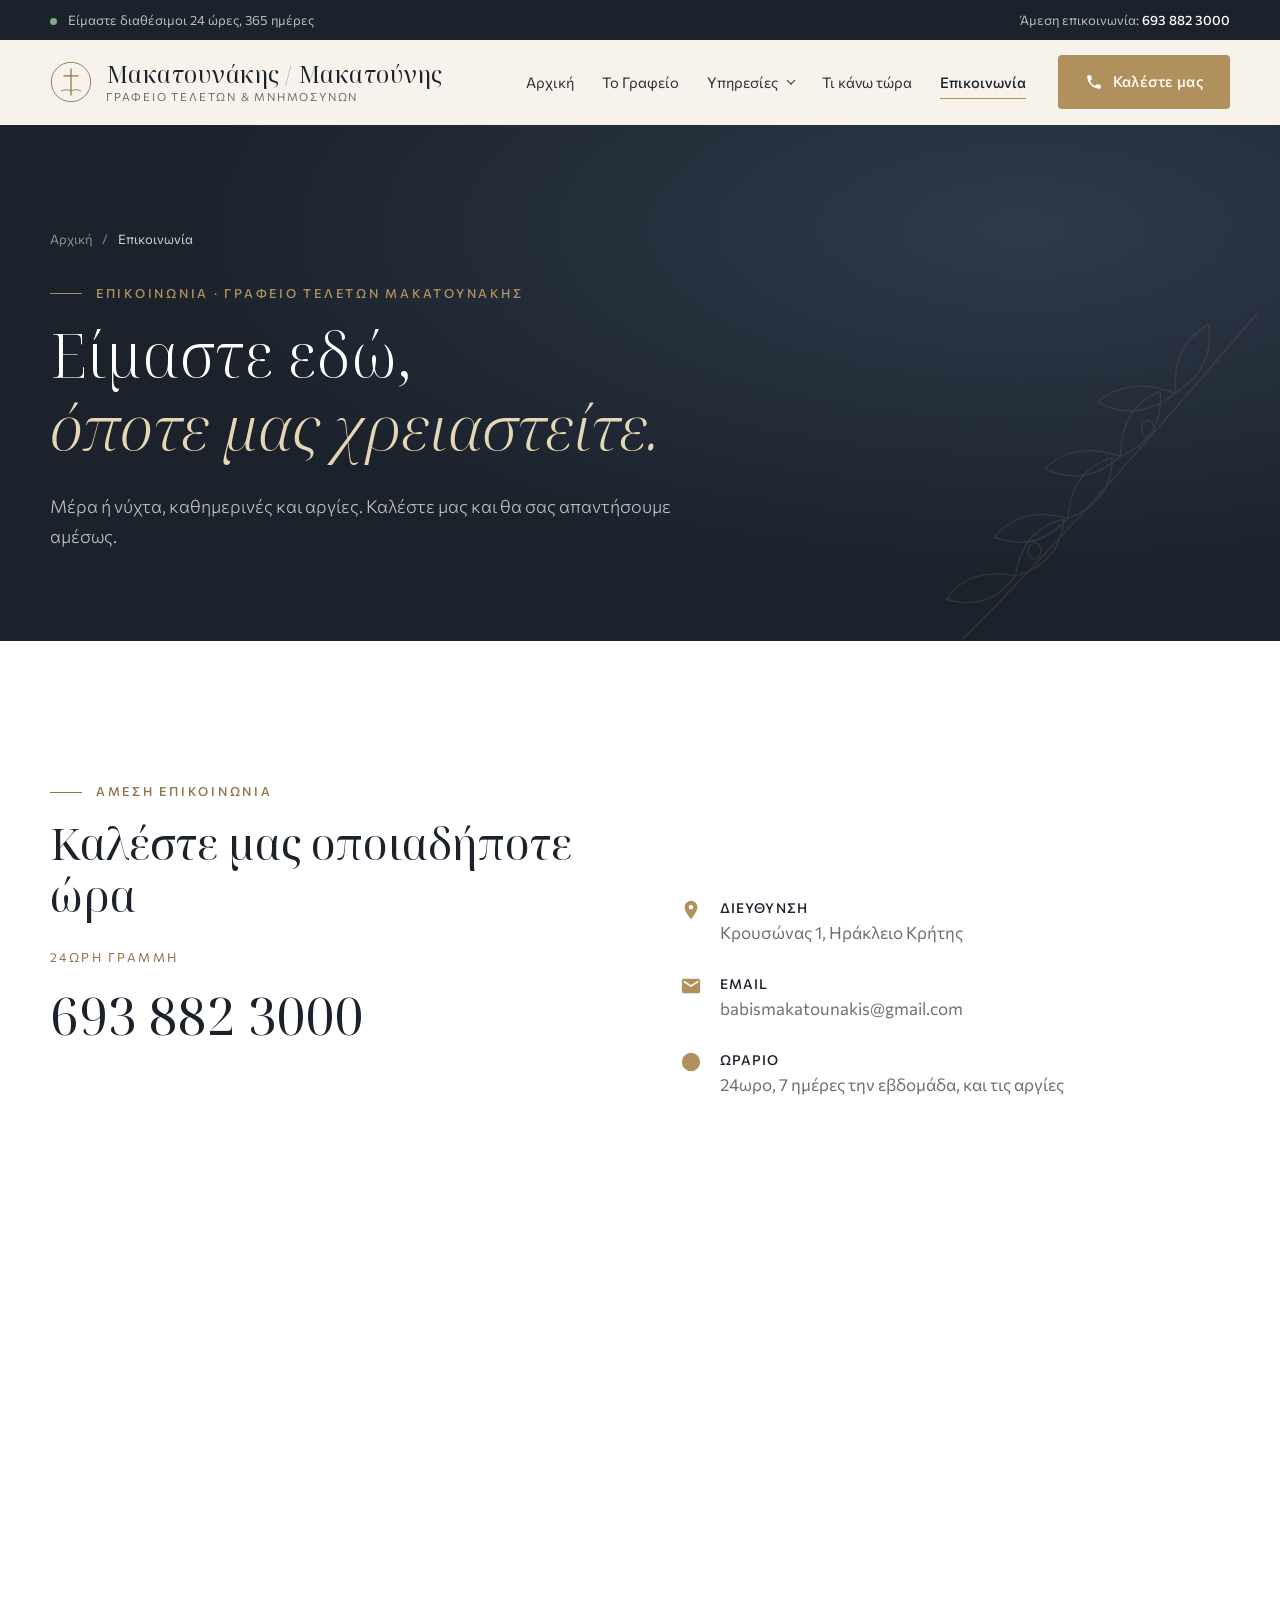
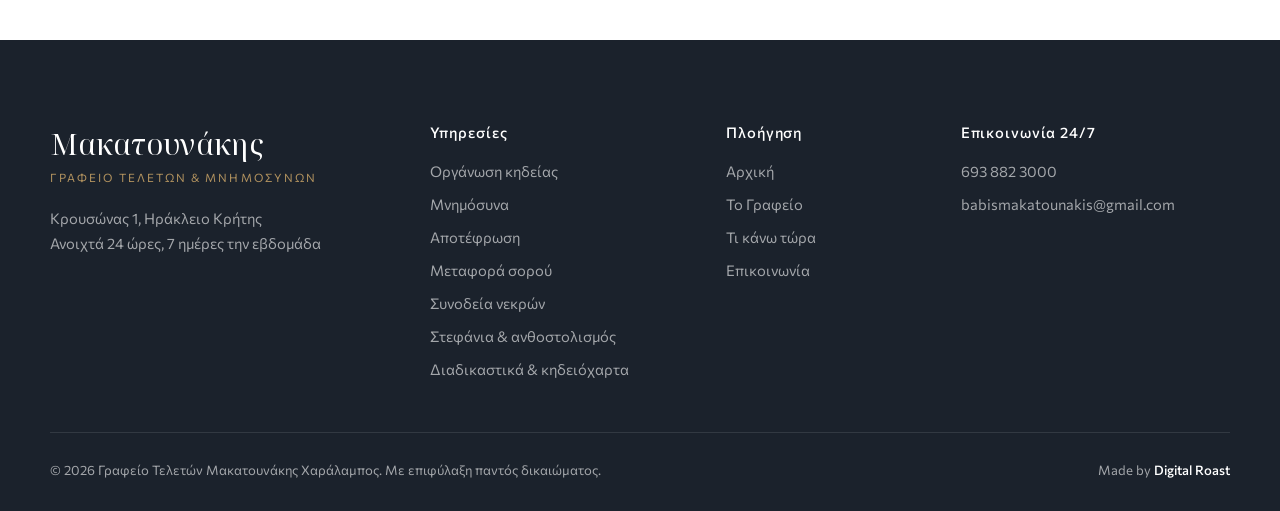
<file: epikoinonia.html>
<!DOCTYPE html>
<html lang="el">
<head>
  <meta charset="UTF-8">
  <meta name="viewport" content="width=device-width, initial-scale=1">
  <title>Επικοινωνία | Γραφείο Τελετών Μακατουνάκης · 693 882 3000</title>
  <meta name="description" content="Επικοινωνήστε με το Γραφείο Τελετών Μακατουνάκη: 24ωρη γραμμή 693 882 3000, Κρουσώνας 1, Ηράκλειο Κρήτης.">
  <meta name="robots" content="index, follow, max-image-preview:large, max-snippet:-1, max-video-preview:-1">
  <meta name="theme-color" content="#1b222c">
  <meta property="og:type" content="website">
  <meta property="og:locale" content="el_GR">
  <meta property="og:site_name" content="Γραφείο Τελετών Μακατουνάκης">
  <meta name="twitter:card" content="summary_large_image">
  <meta name="twitter:title" content="Επικοινωνία | Γραφείο Τελετών Μακατουνάκης · 693 882 3000">
  <meta name="twitter:description" content="Επικοινωνήστε με το Γραφείο Τελετών Μακατουνάκη: 24ωρη γραμμή 693 882 3000, Κρουσώνας 1, Ηράκλειο Κρήτης.">
  <meta name="twitter:image" content="https://teletesmakatounakis.gr/og-image.png">
  <meta property="og:title" content="Επικοινωνία | Γραφείο Τελετών Μακατουνάκης · 693 882 3000">
  <meta property="og:description" content="Επικοινωνήστε με το Γραφείο Τελετών Μακατουνάκη: 24ωρη γραμμή 693 882 3000, Κρουσώνας 1, Ηράκλειο Κρήτης.">
  <link rel="canonical" href="https://teletesmakatounakis.gr/epikoinonia">
  <meta property="og:url" content="https://teletesmakatounakis.gr/epikoinonia">
  <meta property="og:image" content="https://teletesmakatounakis.gr/og-image.png">
  <meta property="og:image:width" content="1200">
  <meta property="og:image:height" content="630">
  <meta property="og:image:alt" content="Γραφείο Τελετών &amp; Μνημοσύνων Μακατουνάκης / Μακατούνης, Κρουσώνας Μαλεβιζίου">
  <link rel="icon" href="favicon.svg" type="image/svg+xml">
  <link rel="preconnect" href="https://fonts.googleapis.com">
  <link rel="preconnect" href="https://fonts.gstatic.com" crossorigin>
  <link href="https://fonts.googleapis.com/css2?family=Commissioner:wght@300;400;500;600&family=Noto+Serif+Display:ital,wght@0,300;0,400;0,500;1,300;1,400&display=swap" rel="stylesheet">
  <link rel="stylesheet" href="css/style.css">
  <script type="application/ld+json">
  {
    "@context": "https://schema.org",
    "@graph": [
      {
        "@type": ["FuneralHome", "LocalBusiness"],
        "@id": "https://teletesmakatounakis.gr/#funeralhome",
        "name": "Γραφείο Τελετών & Μνημοσύνων Μακατουνάκης Χαράλαμπος",
        "alternateName": [
          "Γραφείο Τελετών Μακατουνάκης",
          "Γραφείο Τελετών Μακατούνης",
          "Μακατούνης",
          "Μακατουνάκης"
        ],
        "description": "Γραφείο τελετών και μνημοσύνων στον Κρουσώνα Μαλεβιζίου. Οργάνωση κηδείας, μνημόσυνα, αποτέφρωση, μεταφορά σορού, συνοδεία νεκρών, στεφάνια και διαδικαστικά, 24 ώρες το 24ωρο.",
        "url": "https://teletesmakatounakis.gr/",
        "image": "https://teletesmakatounakis.gr/og-image.png",
        "telephone": "+306938823000",
        "email": "babismakatounakis@gmail.com",
        "founder": {
          "@type": "Person",
          "name": "Χαράλαμπος Μακατουνάκης"
        },
        "address": {
          "@type": "PostalAddress",
          "streetAddress": "Κρουσώνας 1",
          "addressLocality": "Κρουσώνας",
          "addressRegion": "Ηράκλειο, Κρήτη",
          "addressCountry": "GR"
        },
        "geo": {
          "@type": "GeoCoordinates",
          "latitude": 35.2317,
          "longitude": 24.9817
        },
        "hasMap": "https://www.google.com/maps/search/?api=1&query=%CE%9A%CF%81%CE%BF%CF%85%CF%83%CF%8E%CE%BD%CE%B1%CF%82+%CE%97%CF%81%CE%B1%CE%BA%CE%BB%CE%B5%CE%AF%CE%BF%CF%85",
        "openingHoursSpecification": {
          "@type": "OpeningHoursSpecification",
          "dayOfWeek": [
            "Monday",
            "Tuesday",
            "Wednesday",
            "Thursday",
            "Friday",
            "Saturday",
            "Sunday"
          ],
          "opens": "00:00",
          "closes": "23:59"
        },
        "areaServed": [
          {
            "@type": "Place",
            "name": "Κρουσώνας"
          },
          {
            "@type": "Place",
            "name": "Γάζι"
          },
          {
            "@type": "Place",
            "name": "Τύλισος"
          },
          {
            "@type": "Place",
            "name": "Αγία Μαρίνα"
          },
          {
            "@type": "Place",
            "name": "Λινοπεράματα"
          },
          {
            "@type": "Place",
            "name": "Ροδιά"
          },
          {
            "@type": "Place",
            "name": "Φόδελε"
          },
          {
            "@type": "Place",
            "name": "Αχλάδα"
          },
          {
            "@type": "Place",
            "name": "Δαμάστα"
          },
          {
            "@type": "Place",
            "name": "Μάραθος"
          },
          {
            "@type": "Place",
            "name": "Γωνιές"
          },
          {
            "@type": "Place",
            "name": "Σάρχος"
          },
          {
            "@type": "Place",
            "name": "Καμαράκι"
          },
          {
            "@type": "Place",
            "name": "Κεραμούτσι"
          },
          {
            "@type": "Place",
            "name": "Ηράκλειο"
          },
          {
            "@type": "AdministrativeArea",
            "name": "Δήμος Μαλεβιζίου"
          },
          {
            "@type": "AdministrativeArea",
            "name": "Περιφερειακή Ενότητα Ηρακλείου"
          }
        ],
        "contactPoint": {
          "@type": "ContactPoint",
          "telephone": "+306938823000",
          "contactType": "customer service",
          "availableLanguage": "el",
          "hoursAvailable": "Mo-Su 00:00-23:59"
        },
        "knowsLanguage": "el",
        "hasOfferCatalog": {
          "@type": "OfferCatalog",
          "name": "Υπηρεσίες",
          "itemListElement": [
            {
              "@type": "Offer",
              "itemOffered": {
                "@type": "Service",
                "name": "Οργάνωση κηδείας",
                "url": "https://teletesmakatounakis.gr/ypiresies/organosi-kideias"
              }
            },
            {
              "@type": "Offer",
              "itemOffered": {
                "@type": "Service",
                "name": "Οργάνωση μνημοσύνων",
                "url": "https://teletesmakatounakis.gr/ypiresies/mnimosyna"
              }
            },
            {
              "@type": "Offer",
              "itemOffered": {
                "@type": "Service",
                "name": "Αποτέφρωση",
                "url": "https://teletesmakatounakis.gr/ypiresies/apotefrosi"
              }
            },
            {
              "@type": "Offer",
              "itemOffered": {
                "@type": "Service",
                "name": "Μεταφορά σορού",
                "url": "https://teletesmakatounakis.gr/ypiresies/metafora-sorou"
              }
            },
            {
              "@type": "Offer",
              "itemOffered": {
                "@type": "Service",
                "name": "Συνοδεία νεκρών",
                "url": "https://teletesmakatounakis.gr/ypiresies/synodeia-nekron"
              }
            },
            {
              "@type": "Offer",
              "itemOffered": {
                "@type": "Service",
                "name": "Στεφάνια και ανθοστολισμός",
                "url": "https://teletesmakatounakis.gr/ypiresies/stefania"
              }
            },
            {
              "@type": "Offer",
              "itemOffered": {
                "@type": "Service",
                "name": "Διαδικαστικά κηδείας και κηδειόχαρτα",
                "url": "https://teletesmakatounakis.gr/ypiresies/diadikastika"
              }
            }
          ]
        }
      },
      {
        "@type": "ContactPage",
        "@id": "https://teletesmakatounakis.gr/epikoinonia#webpage",
        "url": "https://teletesmakatounakis.gr/epikoinonia",
        "name": "Επικοινωνία | Γραφείο Τελετών Μακατουνάκης · 693 882 3000",
        "description": "Επικοινωνήστε με το Γραφείο Τελετών Μακατουνάκη: 24ωρη γραμμή 693 882 3000, Κρουσώνας 1, Ηράκλειο Κρήτης.",
        "inLanguage": "el",
        "isPartOf": {
          "@id": "https://teletesmakatounakis.gr/#website"
        },
        "about": {
          "@id": "https://teletesmakatounakis.gr/#funeralhome"
        },
        "dateModified": "2026-11-09",
        "breadcrumb": {
          "@id": "https://teletesmakatounakis.gr/epikoinonia#breadcrumb"
        }
      },
      {
        "@type": "BreadcrumbList",
        "itemListElement": [
          {
            "@type": "ListItem",
            "position": 1,
            "name": "Αρχική",
            "item": "https://teletesmakatounakis.gr/"
          },
          {
            "@type": "ListItem",
            "position": 2,
            "name": "Επικοινωνία · Γραφείο Τελετών Μακατουνάκης",
            "item": "https://teletesmakatounakis.gr/epikoinonia"
          }
        ],
        "@id": "https://teletesmakatounakis.gr/epikoinonia#breadcrumb"
      }
    ]
  }
  </script>
</head>
<body>

<!-- ===== Top bar ===== -->
<div class="topbar">
  <div class="container topbar-inner">
    <span><span class="dot"></span> Είμαστε διαθέσιμοι 24 ώρες, 365 ημέρες</span>
    <a href="tel:+306938823000">Άμεση επικοινωνία: <strong>693 882 3000</strong></a>
  </div>
</div>

<!-- ===== Header ===== -->
<header class="header" id="header">
  <div class="container header-inner">
    <a href="/" class="brand" aria-label="Αρχική">
      <svg class="brand-mark" viewBox="0 0 48 48" aria-hidden="true">
        <circle cx="24" cy="24" r="22.5" fill="none" stroke="currentColor" stroke-width="1"/>
        <path d="M24 9v30M16 17h16" stroke="currentColor" stroke-width="1.4" stroke-linecap="round"/>
        <path d="M13 34c4-1.5 7-1.5 11 0 4-1.5 7-1.5 11 0" fill="none" stroke="currentColor" stroke-width="1" stroke-linecap="round"/>
      </svg>
      <span class="brand-text">
        <span class="brand-name">Μακατουνάκης&nbsp;/ Μακατούνης</span>
        <span class="brand-sub">Γραφείο Τελετών &amp; Μνημοσύνων</span>
      </span>
    </a>
    <nav class="nav" id="nav" aria-label="Κύριο μενού">
      <a href="/">Αρχική</a>
      <a href="/o-grafeio">Το Γραφείο</a>
      <div class="has-dropdown">
        <a href="/ypiresies">Υπηρεσίες</a>
        <div class="dropdown">
          <a href="/ypiresies/organosi-kideias">Οργάνωση κηδείας</a>
          <a href="/ypiresies/mnimosyna">Μνημόσυνα</a>
          <a href="/ypiresies/apotefrosi">Αποτέφρωση</a>
          <a href="/ypiresies/metafora-sorou">Μεταφορά σορού</a>
          <a href="/ypiresies/synodeia-nekron">Συνοδεία νεκρών</a>
          <a href="/ypiresies/stefania">Στεφάνια &amp; ανθοστολισμός</a>
          <a href="/ypiresies/diadikastika">Διαδικαστικά &amp; κηδειόχαρτα</a>
        </div>
      </div>
      <a href="/ti-kano-tora">Τι κάνω τώρα</a>
      <a href="/epikoinonia" aria-current="page">Επικοινωνία</a>
    </nav>
    <a class="btn btn-gold header-cta" href="tel:+306938823000">
      <svg viewBox="0 0 24 24" aria-hidden="true"><path d="M6.6 10.8a15.1 15.1 0 0 0 6.6 6.6l2.2-2.2a1 1 0 0 1 1-.25 11.4 11.4 0 0 0 3.6.57 1 1 0 0 1 1 1V20a1 1 0 0 1-1 1A17 17 0 0 1 3 4a1 1 0 0 1 1-1h3.5a1 1 0 0 1 1 1c0 1.25.2 2.45.57 3.6a1 1 0 0 1-.25 1z"/></svg>
      Καλέστε μας
    </a>
    <button class="menu-toggle" id="menuToggle" aria-label="Μενού" aria-expanded="false" aria-controls="nav">
      <span></span><span></span>
    </button>
  </div>
</header>

<main>
  <section class="page-hero">
    <div class="hero-bg" aria-hidden="true">
      <svg class="hero-olive" viewBox="0 0 400 400">
        <g fill="none" stroke="currentColor" stroke-width="1.2" stroke-linecap="round">
          <path d="M60 360C140 280 220 190 340 50"/>
          <path d="M110 300c-30-6-52 2-66 22 26 8 48 2 66-22z"/>
          <path d="M110 300c4-30 20-48 46-54-2 28-18 46-46 54z"/>
          <path d="M160 245c-30-8-54-2-70 18 26 10 50 4 70-18z"/>
          <path d="M160 245c2-30 16-50 42-58 0 28-14 48-42 58z"/>
          <path d="M210 186c-30-10-54-6-72 12 26 12 50 8 72-12z"/>
          <path d="M210 186c0-30 12-52 38-62 2 28-10 50-38 62z"/>
          <path d="M262 126c-30-12-54-8-74 8 24 14 50 12 74-8z"/>
          <path d="M262 126c-2-30 8-52 32-66 4 28-6 50-32 66z"/>
          <ellipse cx="128" cy="276" rx="6" ry="8"/>
          <ellipse cx="236" cy="160" rx="6" ry="8"/>
        </g>
      </svg>
    </div>
    <div class="container hero-inner">
      <nav class="breadcrumb" aria-label="Διαδρομή"><a href="/">Αρχική</a><span aria-hidden="true">/</span><span aria-current="page">Επικοινωνία</span></nav>
      <h1 class="eyebrow">Επικοινωνία · Γραφείο Τελετών Μακατουνάκης</h1>
      <p class="hero-title">Είμαστε εδώ,<br><em>όποτε μας χρειαστείτε.</em></p>
      <p class="lead">Μέρα ή νύχτα, καθημερινές και αργίες. Καλέστε μας και θα σας απαντήσουμε αμέσως.</p>
    </div>
  </section>

  <section class="section contact">
    <div class="container contact-inner">
      <div class="contact-info reveal">
        <p class="eyebrow">Άμεση επικοινωνία</p>
        <h2>Καλέστε μας οποιαδήποτε ώρα</h2>
        <a class="contact-big" href="tel:+306938823000">
          <span>24ωρη γραμμή</span>
          693 882 3000
        </a>
      </div>
      <div class="reveal">
        <ul class="contact-list">
          <li>
            <svg viewBox="0 0 24 24" aria-hidden="true"><path d="M12 2a7 7 0 0 0-7 7c0 5 7 13 7 13s7-8 7-13a7 7 0 0 0-7-7zm0 9.5A2.5 2.5 0 1 1 12 6.5a2.5 2.5 0 0 1 0 5z"/></svg>
            <div><strong>Διεύθυνση</strong><span>Κρουσώνας 1, Ηράκλειο Κρήτης</span></div>
          </li>
          <li>
            <svg viewBox="0 0 24 24" aria-hidden="true"><path d="M20 4H4a2 2 0 0 0-2 2v12a2 2 0 0 0 2 2h16a2 2 0 0 0 2-2V6a2 2 0 0 0-2-2zm0 4-8 5-8-5V6l8 5 8-5z"/></svg>
            <div><strong>Email</strong><a href="mailto:babismakatounakis@gmail.com">babismakatounakis@gmail.com</a></div>
          </li>
          <li>
            <svg viewBox="0 0 24 24" aria-hidden="true"><path d="M12 2a10 10 0 1 0 0 20 10 10 0 0 0 0-20zm1 10.4V6h-2v7.4l5.3 3.2 1-1.7z"/></svg>
            <div><strong>Ωράριο</strong><span>24ωρο, 7 ημέρες την εβδομάδα, και τις αργίες</span></div>
          </li>
        </ul>
      </div>
    </div>
    <div class="map reveal">
      <iframe title="Χάρτης: Κρουσώνας Μαλεβιζίου" loading="lazy" referrerpolicy="no-referrer-when-downgrade"
        src="https://www.google.com/maps?q=%CE%9A%CF%81%CE%BF%CF%85%CF%83%CF%8E%CE%BD%CE%B1%CF%82%20%CE%97%CF%81%CE%B1%CE%BA%CE%BB%CE%B5%CE%AF%CE%BF%CF%85&z=14&output=embed"></iframe>
    </div>
  </section>
</main>

<!-- ===== Footer ===== -->
<footer class="footer">
  <div class="container">
    <div class="footer-top">
      <div>
        <p class="footer-brand">Μακατουνάκης</p>
        <p class="footer-sub">Γραφείο Τελετών &amp; Μνημοσύνων</p>
        <p class="footer-text">Κρουσώνας 1, Ηράκλειο Κρήτης<br>Ανοιχτά 24 ώρες, 7 ημέρες την εβδομάδα</p>
      </div>
      <div>
        <p class="footer-title">Υπηρεσίες</p>
        <ul>
          <li><a href="/ypiresies/organosi-kideias">Οργάνωση κηδείας</a></li>
          <li><a href="/ypiresies/mnimosyna">Μνημόσυνα</a></li>
          <li><a href="/ypiresies/apotefrosi">Αποτέφρωση</a></li>
          <li><a href="/ypiresies/metafora-sorou">Μεταφορά σορού</a></li>
          <li><a href="/ypiresies/synodeia-nekron">Συνοδεία νεκρών</a></li>
          <li><a href="/ypiresies/stefania">Στεφάνια &amp; ανθοστολισμός</a></li>
          <li><a href="/ypiresies/diadikastika">Διαδικαστικά &amp; κηδειόχαρτα</a></li>
        </ul>
      </div>
      <div>
        <p class="footer-title">Πλοήγηση</p>
        <ul>
          <li><a href="/">Αρχική</a></li>
          <li><a href="/o-grafeio">Το Γραφείο</a></li>
          <li><a href="/ti-kano-tora">Τι κάνω τώρα</a></li>
          <li><a href="/epikoinonia">Επικοινωνία</a></li>
        </ul>
      </div>
      <div>
        <p class="footer-title">Επικοινωνία 24/7</p>
        <ul>
          <li><a href="tel:+306938823000">693 882 3000</a></li>
          <li><a href="mailto:babismakatounakis@gmail.com">babismakatounakis@gmail.com</a></li>
        </ul>
      </div>
    </div>
    <div class="footer-bottom">
      <span>© <span data-year>2026</span> Γραφείο Τελετών Μακατουνάκης Χαράλαμπος. Με επιφύλαξη παντός δικαιώματος.</span>
      <a class="credit" href="https://digitalroast.gr" target="_blank" rel="noopener">Made by <strong>Digital Roast</strong></a>
    </div>
  </div>
</footer>

<!-- ===== Mobile call bar ===== -->
<a class="callbar" href="tel:+306938823000">
  <svg viewBox="0 0 24 24" aria-hidden="true"><path d="M6.6 10.8a15.1 15.1 0 0 0 6.6 6.6l2.2-2.2a1 1 0 0 1 1-.25 11.4 11.4 0 0 0 3.6.57 1 1 0 0 1 1 1V20a1 1 0 0 1-1 1A17 17 0 0 1 3 4a1 1 0 0 1 1-1h3.5a1 1 0 0 1 1 1c0 1.25.2 2.45.57 3.6a1 1 0 0 1-.25 1z"/></svg>
  Καλέστε 24/7 · 693 882 3000
</a>

<script src="js/main.js"></script>
</body>
</html>
</file>
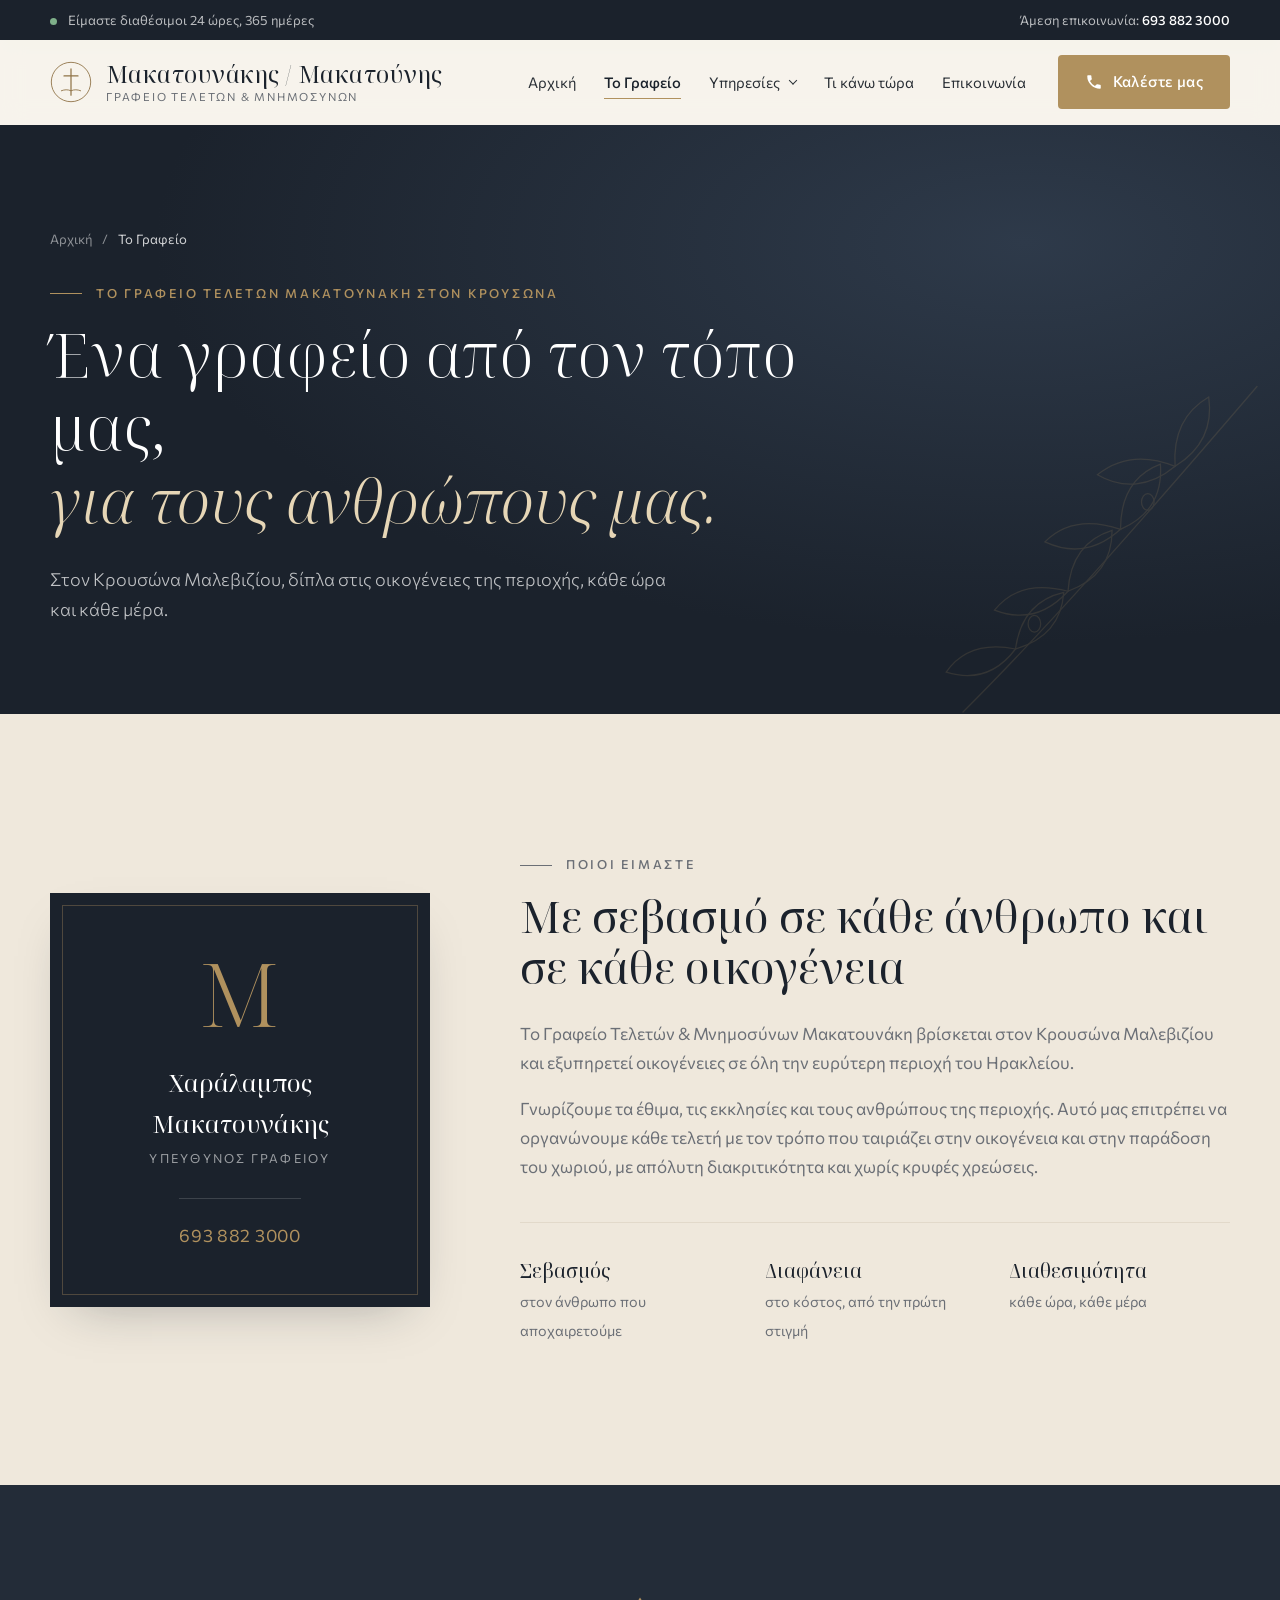
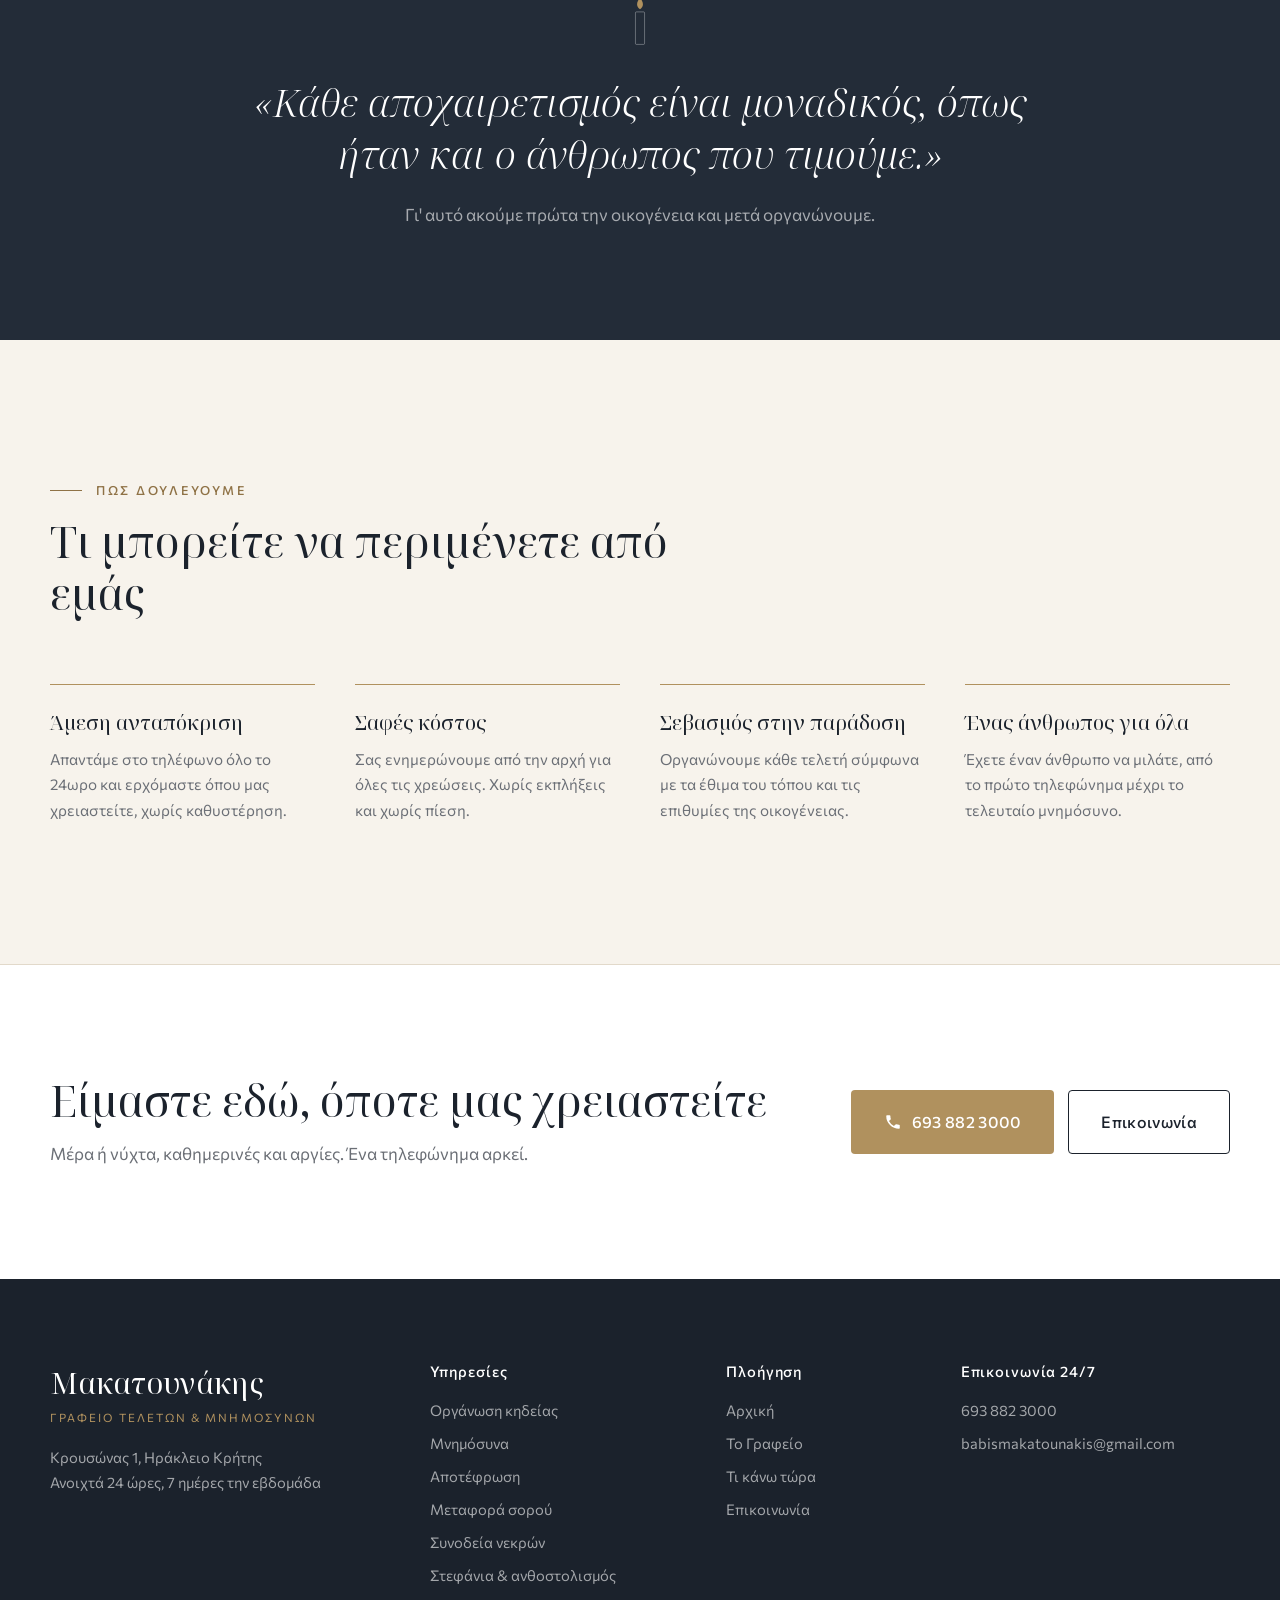
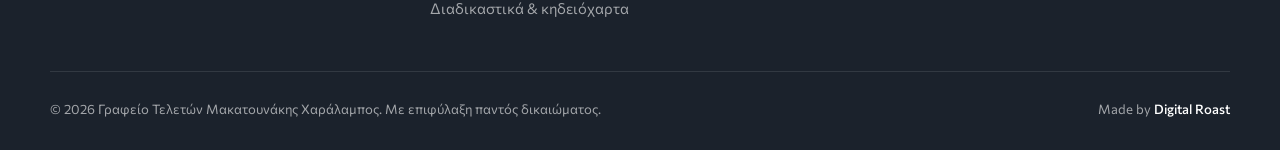
<file: o-grafeio.html>
<!DOCTYPE html>
<html lang="el">
<head>
  <meta charset="UTF-8">
  <meta name="viewport" content="width=device-width, initial-scale=1">
  <title>Το Γραφείο | Γραφείο Τελετών Μακατουνάκης, Κρουσώνας</title>
  <meta name="description" content="Γνωρίστε το Γραφείο Τελετών & Μνημοσύνων Μακατουνάκη στον Κρουσώνα Μαλεβιζίου. Σεβασμός, διαφάνεια και διαθεσιμότητα 24 ώρες το 24ωρο.">
  <meta name="robots" content="index, follow, max-image-preview:large, max-snippet:-1, max-video-preview:-1">
  <meta name="theme-color" content="#1b222c">
  <meta property="og:type" content="website">
  <meta property="og:locale" content="el_GR">
  <meta property="og:site_name" content="Γραφείο Τελετών Μακατουνάκης">
  <meta name="twitter:card" content="summary_large_image">
  <meta name="twitter:title" content="Το Γραφείο | Γραφείο Τελετών Μακατουνάκης, Κρουσώνας">
  <meta name="twitter:description" content="Γνωρίστε το Γραφείο Τελετών & Μνημοσύνων Μακατουνάκη στον Κρουσώνα Μαλεβιζίου. Σεβασμός, διαφάνεια και διαθεσιμότητα 24 ώρες το 24ωρο.">
  <meta name="twitter:image" content="https://teletesmakatounakis.gr/og-image.png">
  <meta property="og:title" content="Το Γραφείο | Γραφείο Τελετών Μακατουνάκης, Κρουσώνας">
  <meta property="og:description" content="Γνωρίστε το Γραφείο Τελετών & Μνημοσύνων Μακατουνάκη στον Κρουσώνα Μαλεβιζίου. Σεβασμός, διαφάνεια και διαθεσιμότητα 24 ώρες το 24ωρο.">
  <link rel="canonical" href="https://teletesmakatounakis.gr/o-grafeio">
  <meta property="og:url" content="https://teletesmakatounakis.gr/o-grafeio">
  <meta property="og:image" content="https://teletesmakatounakis.gr/og-image.png">
  <meta property="og:image:width" content="1200">
  <meta property="og:image:height" content="630">
  <meta property="og:image:alt" content="Γραφείο Τελετών &amp; Μνημοσύνων Μακατουνάκης / Μακατούνης, Κρουσώνας Μαλεβιζίου">
  <link rel="icon" href="favicon.svg" type="image/svg+xml">
  <link rel="preconnect" href="https://fonts.googleapis.com">
  <link rel="preconnect" href="https://fonts.gstatic.com" crossorigin>
  <link href="https://fonts.googleapis.com/css2?family=Commissioner:wght@300;400;500;600&family=Noto+Serif+Display:ital,wght@0,300;0,400;0,500;1,300;1,400&display=swap" rel="stylesheet">
  <link rel="stylesheet" href="css/style.css">
  <script type="application/ld+json">
  {
    "@context": "https://schema.org",
    "@graph": [
      {
        "@type": ["FuneralHome", "LocalBusiness"],
        "@id": "https://teletesmakatounakis.gr/#funeralhome",
        "name": "Γραφείο Τελετών & Μνημοσύνων Μακατουνάκης Χαράλαμπος",
        "url": "https://teletesmakatounakis.gr/",
        "telephone": "+306938823000",
        "address": {
          "@type": "PostalAddress",
          "streetAddress": "Κρουσώνας 1",
          "addressLocality": "Κρουσώνας",
          "addressRegion": "Ηράκλειο, Κρήτη",
          "addressCountry": "GR"
        }
      },
      {
        "@type": "AboutPage",
        "@id": "https://teletesmakatounakis.gr/o-grafeio#webpage",
        "url": "https://teletesmakatounakis.gr/o-grafeio",
        "name": "Το Γραφείο | Γραφείο Τελετών Μακατουνάκης, Κρουσώνας",
        "description": "Γνωρίστε το Γραφείο Τελετών & Μνημοσύνων Μακατουνάκη στον Κρουσώνα Μαλεβιζίου. Σεβασμός, διαφάνεια και διαθεσιμότητα 24 ώρες το 24ωρο.",
        "inLanguage": "el",
        "isPartOf": {
          "@id": "https://teletesmakatounakis.gr/#website"
        },
        "about": {
          "@id": "https://teletesmakatounakis.gr/#funeralhome"
        },
        "dateModified": "2026-11-09",
        "breadcrumb": {
          "@id": "https://teletesmakatounakis.gr/o-grafeio#breadcrumb"
        }
      },
      {
        "@type": "BreadcrumbList",
        "itemListElement": [
          {
            "@type": "ListItem",
            "position": 1,
            "name": "Αρχική",
            "item": "https://teletesmakatounakis.gr/"
          },
          {
            "@type": "ListItem",
            "position": 2,
            "name": "Το Γραφείο Τελετών Μακατουνάκη στον Κρουσώνα",
            "item": "https://teletesmakatounakis.gr/o-grafeio"
          }
        ],
        "@id": "https://teletesmakatounakis.gr/o-grafeio#breadcrumb"
      }
    ]
  }
  </script>
</head>
<body>

<!-- ===== Top bar ===== -->
<div class="topbar">
  <div class="container topbar-inner">
    <span><span class="dot"></span> Είμαστε διαθέσιμοι 24 ώρες, 365 ημέρες</span>
    <a href="tel:+306938823000">Άμεση επικοινωνία: <strong>693 882 3000</strong></a>
  </div>
</div>

<!-- ===== Header ===== -->
<header class="header" id="header">
  <div class="container header-inner">
    <a href="/" class="brand" aria-label="Αρχική">
      <svg class="brand-mark" viewBox="0 0 48 48" aria-hidden="true">
        <circle cx="24" cy="24" r="22.5" fill="none" stroke="currentColor" stroke-width="1"/>
        <path d="M24 9v30M16 17h16" stroke="currentColor" stroke-width="1.4" stroke-linecap="round"/>
        <path d="M13 34c4-1.5 7-1.5 11 0 4-1.5 7-1.5 11 0" fill="none" stroke="currentColor" stroke-width="1" stroke-linecap="round"/>
      </svg>
      <span class="brand-text">
        <span class="brand-name">Μακατουνάκης&nbsp;/ Μακατούνης</span>
        <span class="brand-sub">Γραφείο Τελετών &amp; Μνημοσύνων</span>
      </span>
    </a>
    <nav class="nav" id="nav" aria-label="Κύριο μενού">
      <a href="/">Αρχική</a>
      <a href="/o-grafeio" aria-current="page">Το Γραφείο</a>
      <div class="has-dropdown">
        <a href="/ypiresies">Υπηρεσίες</a>
        <div class="dropdown">
          <a href="/ypiresies/organosi-kideias">Οργάνωση κηδείας</a>
          <a href="/ypiresies/mnimosyna">Μνημόσυνα</a>
          <a href="/ypiresies/apotefrosi">Αποτέφρωση</a>
          <a href="/ypiresies/metafora-sorou">Μεταφορά σορού</a>
          <a href="/ypiresies/synodeia-nekron">Συνοδεία νεκρών</a>
          <a href="/ypiresies/stefania">Στεφάνια &amp; ανθοστολισμός</a>
          <a href="/ypiresies/diadikastika">Διαδικαστικά &amp; κηδειόχαρτα</a>
        </div>
      </div>
      <a href="/ti-kano-tora">Τι κάνω τώρα</a>
      <a href="/epikoinonia">Επικοινωνία</a>
    </nav>
    <a class="btn btn-gold header-cta" href="tel:+306938823000">
      <svg viewBox="0 0 24 24" aria-hidden="true"><path d="M6.6 10.8a15.1 15.1 0 0 0 6.6 6.6l2.2-2.2a1 1 0 0 1 1-.25 11.4 11.4 0 0 0 3.6.57 1 1 0 0 1 1 1V20a1 1 0 0 1-1 1A17 17 0 0 1 3 4a1 1 0 0 1 1-1h3.5a1 1 0 0 1 1 1c0 1.25.2 2.45.57 3.6a1 1 0 0 1-.25 1z"/></svg>
      Καλέστε μας
    </a>
    <button class="menu-toggle" id="menuToggle" aria-label="Μενού" aria-expanded="false" aria-controls="nav">
      <span></span><span></span>
    </button>
  </div>
</header>

<main>
  <section class="page-hero">
    <div class="hero-bg" aria-hidden="true">
      <svg class="hero-olive" viewBox="0 0 400 400">
        <g fill="none" stroke="currentColor" stroke-width="1.2" stroke-linecap="round">
          <path d="M60 360C140 280 220 190 340 50"/>
          <path d="M110 300c-30-6-52 2-66 22 26 8 48 2 66-22z"/>
          <path d="M110 300c4-30 20-48 46-54-2 28-18 46-46 54z"/>
          <path d="M160 245c-30-8-54-2-70 18 26 10 50 4 70-18z"/>
          <path d="M160 245c2-30 16-50 42-58 0 28-14 48-42 58z"/>
          <path d="M210 186c-30-10-54-6-72 12 26 12 50 8 72-12z"/>
          <path d="M210 186c0-30 12-52 38-62 2 28-10 50-38 62z"/>
          <path d="M262 126c-30-12-54-8-74 8 24 14 50 12 74-8z"/>
          <path d="M262 126c-2-30 8-52 32-66 4 28-6 50-32 66z"/>
          <ellipse cx="128" cy="276" rx="6" ry="8"/>
          <ellipse cx="236" cy="160" rx="6" ry="8"/>
        </g>
      </svg>
    </div>
    <div class="container hero-inner">
      <nav class="breadcrumb" aria-label="Διαδρομή"><a href="/">Αρχική</a><span aria-hidden="true">/</span><span aria-current="page">Το Γραφείο</span></nav>
      <h1 class="eyebrow">Το Γραφείο Τελετών Μακατουνάκη στον Κρουσώνα</h1>
      <p class="hero-title">Ένα γραφείο από τον τόπο μας,<br><em>για τους ανθρώπους μας.</em></p>
      <p class="lead">Στον Κρουσώνα Μαλεβιζίου, δίπλα στις οικογένειες της περιοχής, κάθε ώρα και κάθε μέρα.</p>
    </div>
  </section>

  <section class="section about">
    <div class="container about-inner">
      <div class="about-card reveal">
        <div class="about-monogram" aria-hidden="true">Μ</div>
        <p class="about-name">Χαράλαμπος Μακατουνάκης</p>
        <p class="about-role">Υπεύθυνος γραφείου</p>
        <a class="about-phone" href="tel:+306938823000">693 882 3000</a>
      </div>
      <div class="about-text reveal">
        <p class="eyebrow">Ποιοι είμαστε</p>
        <h2>Με σεβασμό σε κάθε άνθρωπο και σε κάθε οικογένεια</h2>
        <p>Το Γραφείο Τελετών &amp; Μνημοσύνων Μακατουνάκη βρίσκεται στον Κρουσώνα Μαλεβιζίου και εξυπηρετεί οικογένειες σε όλη την ευρύτερη περιοχή του Ηρακλείου.</p>
        <p>Γνωρίζουμε τα έθιμα, τις εκκλησίες και τους ανθρώπους της περιοχής. Αυτό μας επιτρέπει να οργανώνουμε κάθε τελετή με τον τρόπο που ταιριάζει στην οικογένεια και στην παράδοση του χωριού, με απόλυτη διακριτικότητα και χωρίς κρυφές χρεώσεις.</p>
        <div class="values">
          <div><strong>Σεβασμός</strong><span>στον άνθρωπο που αποχαιρετούμε</span></div>
          <div><strong>Διαφάνεια</strong><span>στο κόστος, από την πρώτη στιγμή</span></div>
          <div><strong>Διαθεσιμότητα</strong><span>κάθε ώρα, κάθε μέρα</span></div>
        </div>
      </div>
    </div>
  </section>

  <!-- ===== Quote band ===== -->
  <section class="band">
    <div class="container band-inner reveal">
      <svg class="band-candle" viewBox="0 0 40 80" aria-hidden="true">
        <path class="flame" d="M20 4c6 8 6 14 0 18-6-4-6-10 0-18z"/>
        <rect x="13" y="26" width="14" height="50" rx="1.5"/>
      </svg>
      <blockquote>«Κάθε αποχαιρετισμός είναι μοναδικός, όπως ήταν και ο άνθρωπος που τιμούμε.»</blockquote>
      <p>Γι' αυτό ακούμε πρώτα την οικογένεια και μετά οργανώνουμε.</p>
    </div>
  </section>

  <section class="section">
    <div class="container">
      <div class="section-head reveal">
        <p class="eyebrow">Πώς δουλεύουμε</p>
        <h2>Τι μπορείτε να περιμένετε από εμάς</h2>
      </div>
      <div class="promise-grid">
        <div class="promise reveal"><h3>Άμεση ανταπόκριση</h3><p>Απαντάμε στο τηλέφωνο όλο το 24ωρο και ερχόμαστε όπου μας χρειαστείτε, χωρίς καθυστέρηση.</p></div>
        <div class="promise reveal"><h3>Σαφές κόστος</h3><p>Σας ενημερώνουμε από την αρχή για όλες τις χρεώσεις. Χωρίς εκπλήξεις και χωρίς πίεση.</p></div>
        <div class="promise reveal"><h3>Σεβασμός στην παράδοση</h3><p>Οργανώνουμε κάθε τελετή σύμφωνα με τα έθιμα του τόπου και τις επιθυμίες της οικογένειας.</p></div>
        <div class="promise reveal"><h3>Ένας άνθρωπος για όλα</h3><p>Έχετε έναν άνθρωπο να μιλάτε, από το πρώτο τηλεφώνημα μέχρι το τελευταίο μνημόσυνο.</p></div>
      </div>
    </div>
  </section>

  <!-- ===== CTA ===== -->
  <section class="cta">
    <div class="container cta-inner reveal">
      <div>
        <h2>Είμαστε εδώ, όποτε μας χρειαστείτε</h2>
        <p>Μέρα ή νύχτα, καθημερινές και αργίες. Ένα τηλεφώνημα αρκεί.</p>
      </div>
      <div class="cta-actions">
        <a class="btn btn-gold btn-lg" href="tel:+306938823000"><svg viewBox="0 0 24 24" aria-hidden="true"><path d="M6.6 10.8a15.1 15.1 0 0 0 6.6 6.6l2.2-2.2a1 1 0 0 1 1-.25 11.4 11.4 0 0 0 3.6.57 1 1 0 0 1 1 1V20a1 1 0 0 1-1 1A17 17 0 0 1 3 4a1 1 0 0 1 1-1h3.5a1 1 0 0 1 1 1c0 1.25.2 2.45.57 3.6a1 1 0 0 1-.25 1z"/></svg>693 882 3000</a>
        <a class="btn btn-outline btn-lg" href="/epikoinonia">Επικοινωνία</a>
      </div>
    </div>
  </section>

</main>

<!-- ===== Footer ===== -->
<footer class="footer">
  <div class="container">
    <div class="footer-top">
      <div>
        <p class="footer-brand">Μακατουνάκης</p>
        <p class="footer-sub">Γραφείο Τελετών &amp; Μνημοσύνων</p>
        <p class="footer-text">Κρουσώνας 1, Ηράκλειο Κρήτης<br>Ανοιχτά 24 ώρες, 7 ημέρες την εβδομάδα</p>
      </div>
      <div>
        <p class="footer-title">Υπηρεσίες</p>
        <ul>
          <li><a href="/ypiresies/organosi-kideias">Οργάνωση κηδείας</a></li>
          <li><a href="/ypiresies/mnimosyna">Μνημόσυνα</a></li>
          <li><a href="/ypiresies/apotefrosi">Αποτέφρωση</a></li>
          <li><a href="/ypiresies/metafora-sorou">Μεταφορά σορού</a></li>
          <li><a href="/ypiresies/synodeia-nekron">Συνοδεία νεκρών</a></li>
          <li><a href="/ypiresies/stefania">Στεφάνια &amp; ανθοστολισμός</a></li>
          <li><a href="/ypiresies/diadikastika">Διαδικαστικά &amp; κηδειόχαρτα</a></li>
        </ul>
      </div>
      <div>
        <p class="footer-title">Πλοήγηση</p>
        <ul>
          <li><a href="/">Αρχική</a></li>
          <li><a href="/o-grafeio">Το Γραφείο</a></li>
          <li><a href="/ti-kano-tora">Τι κάνω τώρα</a></li>
          <li><a href="/epikoinonia">Επικοινωνία</a></li>
        </ul>
      </div>
      <div>
        <p class="footer-title">Επικοινωνία 24/7</p>
        <ul>
          <li><a href="tel:+306938823000">693 882 3000</a></li>
          <li><a href="mailto:babismakatounakis@gmail.com">babismakatounakis@gmail.com</a></li>
        </ul>
      </div>
    </div>
    <div class="footer-bottom">
      <span>© <span data-year>2026</span> Γραφείο Τελετών Μακατουνάκης Χαράλαμπος. Με επιφύλαξη παντός δικαιώματος.</span>
      <a class="credit" href="https://digitalroast.gr" target="_blank" rel="noopener">Made by <strong>Digital Roast</strong></a>
    </div>
  </div>
</footer>

<!-- ===== Mobile call bar ===== -->
<a class="callbar" href="tel:+306938823000">
  <svg viewBox="0 0 24 24" aria-hidden="true"><path d="M6.6 10.8a15.1 15.1 0 0 0 6.6 6.6l2.2-2.2a1 1 0 0 1 1-.25 11.4 11.4 0 0 0 3.6.57 1 1 0 0 1 1 1V20a1 1 0 0 1-1 1A17 17 0 0 1 3 4a1 1 0 0 1 1-1h3.5a1 1 0 0 1 1 1c0 1.25.2 2.45.57 3.6a1 1 0 0 1-.25 1z"/></svg>
  Καλέστε 24/7 · 693 882 3000
</a>

<script src="js/main.js"></script>
</body>
</html>
</file>
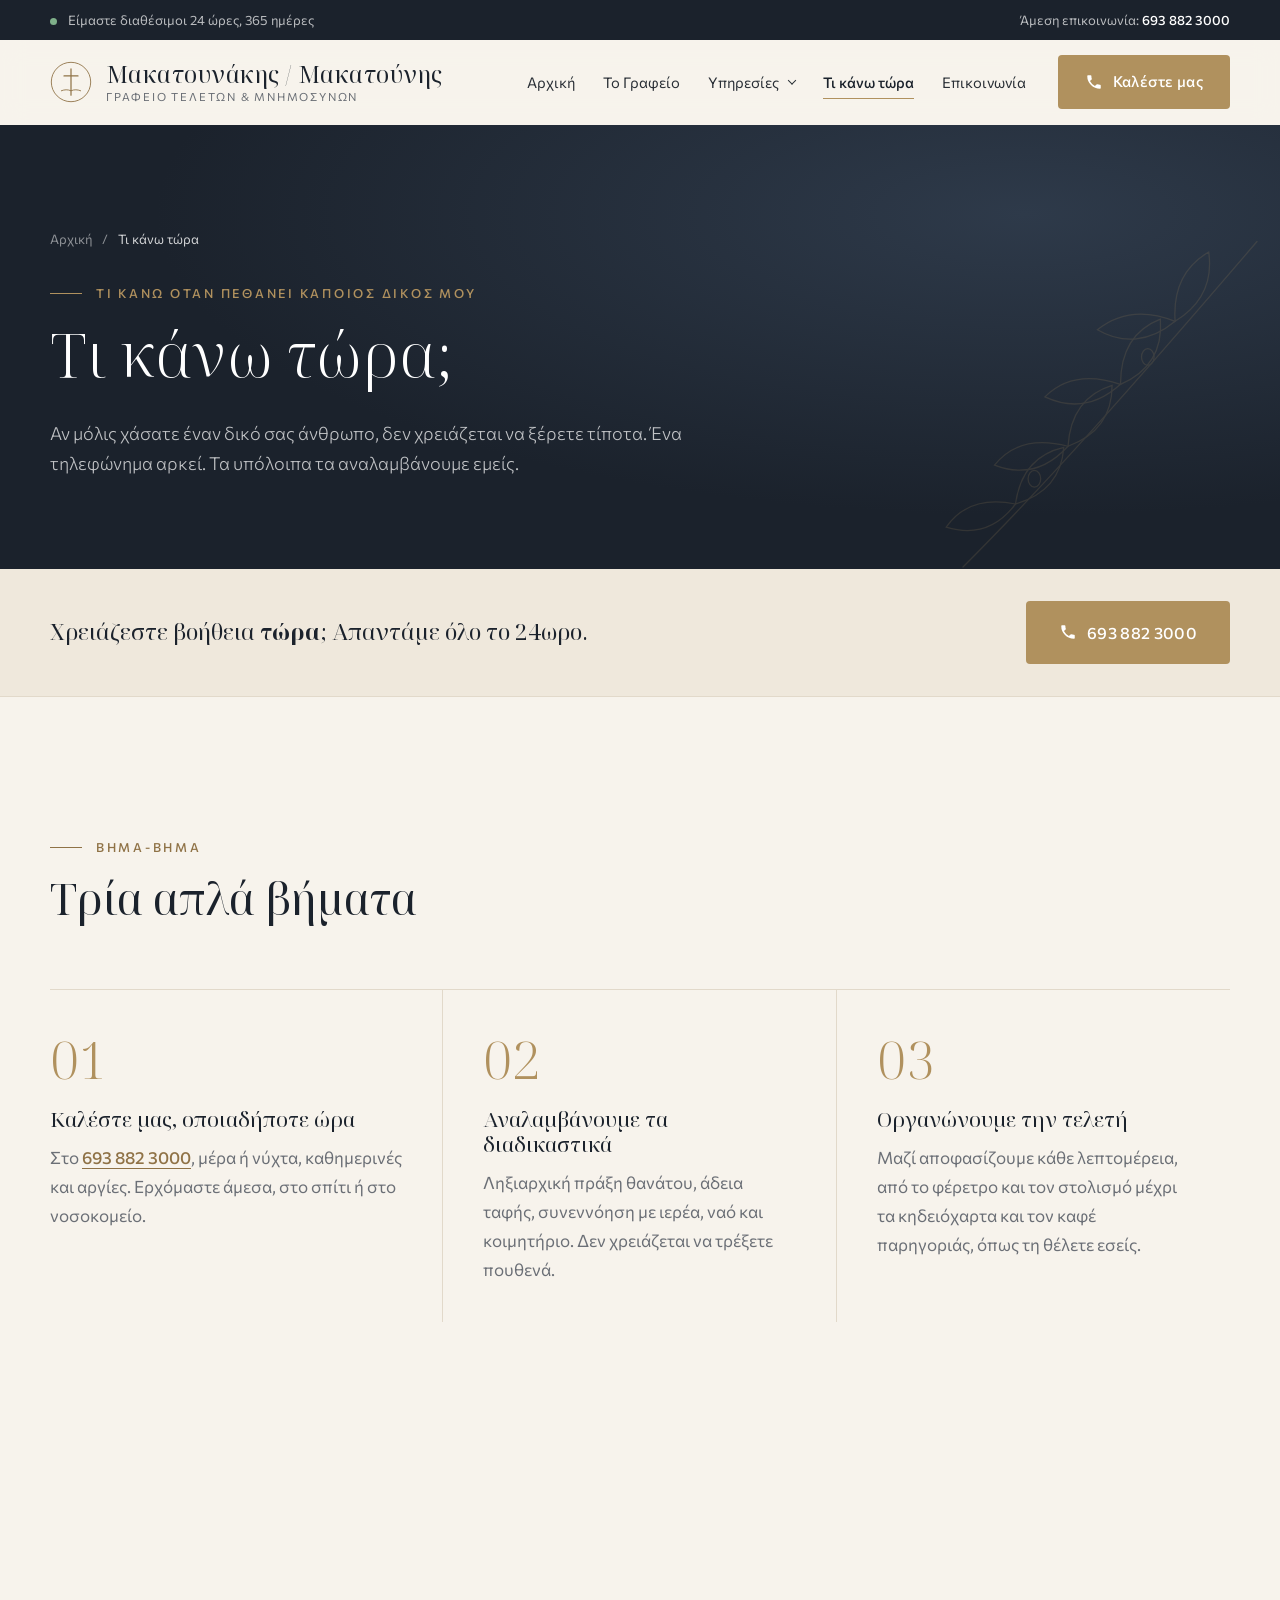
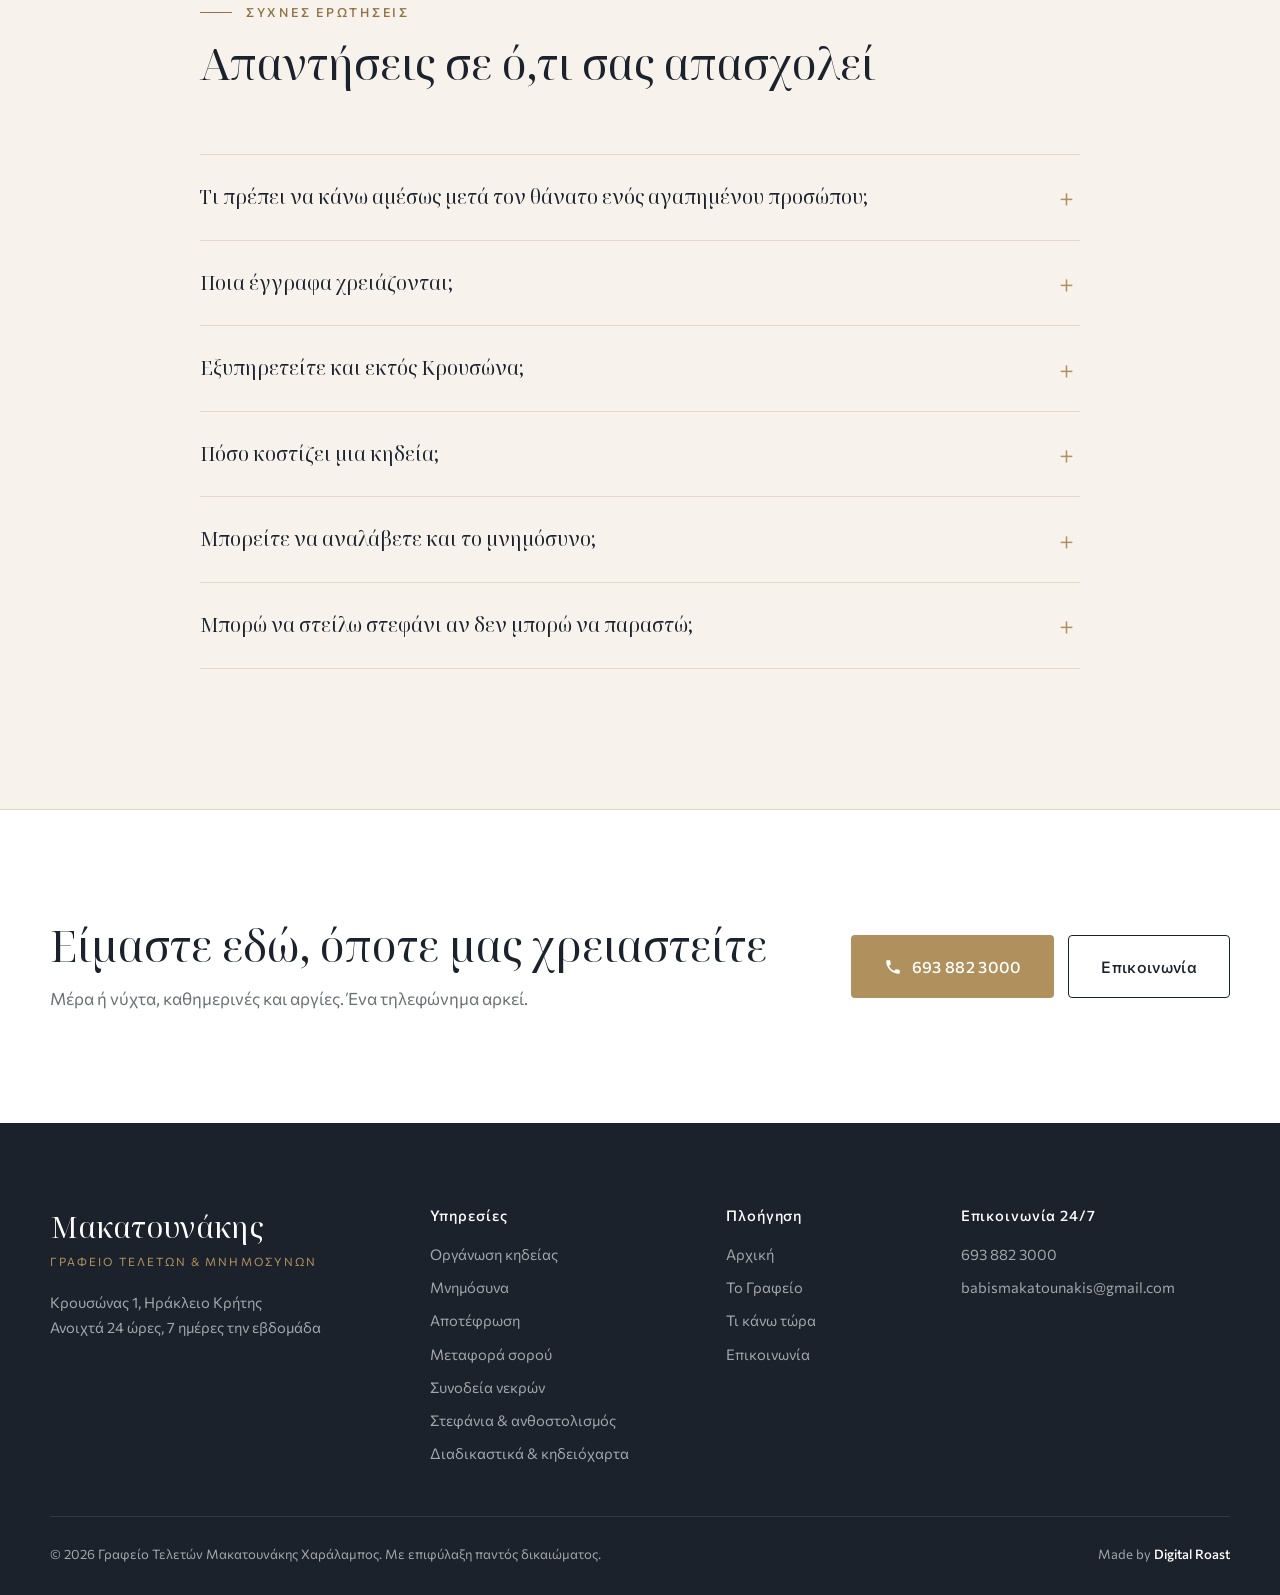
<file: ti-kano-tora.html>
<!DOCTYPE html>
<html lang="el">
<head>
  <meta charset="UTF-8">
  <meta name="viewport" content="width=device-width, initial-scale=1">
  <title>Τι κάνω όταν πεθάνει κάποιος δικός μου | Γραφείο Τελετών Μακατουνάκης</title>
  <meta name="description" content="Οδηγός για τις πρώτες ώρες μετά την απώλεια ενός αγαπημένου προσώπου: τι κάνετε, ποια έγγραφα χρειάζονται, συχνές ερωτήσεις. 24ωρη γραμμή: 693 882 3000.">
  <meta name="robots" content="index, follow, max-image-preview:large, max-snippet:-1, max-video-preview:-1">
  <meta name="theme-color" content="#1b222c">
  <meta property="og:type" content="website">
  <meta property="og:locale" content="el_GR">
  <meta property="og:site_name" content="Γραφείο Τελετών Μακατουνάκης">
  <meta name="twitter:card" content="summary_large_image">
  <meta name="twitter:title" content="Τι κάνω όταν πεθάνει κάποιος δικός μου | Γραφείο Τελετών Μακατουνάκης">
  <meta name="twitter:description" content="Οδηγός για τις πρώτες ώρες μετά την απώλεια ενός αγαπημένου προσώπου: τι κάνετε, ποια έγγραφα χρειάζονται, συχνές ερωτήσεις. 24ωρη γραμμή: 693 882 3000.">
  <meta name="twitter:image" content="https://teletesmakatounakis.gr/og-image.png">
  <meta property="og:title" content="Τι κάνω όταν πεθάνει κάποιος δικός μου | Γραφείο Τελετών Μακατουνάκης">
  <meta property="og:description" content="Οδηγός για τις πρώτες ώρες μετά την απώλεια ενός αγαπημένου προσώπου: τι κάνετε, ποια έγγραφα χρειάζονται, συχνές ερωτήσεις. 24ωρη γραμμή: 693 882 3000.">
  <link rel="canonical" href="https://teletesmakatounakis.gr/ti-kano-tora">
  <meta property="og:url" content="https://teletesmakatounakis.gr/ti-kano-tora">
  <meta property="og:image" content="https://teletesmakatounakis.gr/og-image.png">
  <meta property="og:image:width" content="1200">
  <meta property="og:image:height" content="630">
  <meta property="og:image:alt" content="Γραφείο Τελετών &amp; Μνημοσύνων Μακατουνάκης / Μακατούνης, Κρουσώνας Μαλεβιζίου">
  <link rel="icon" href="favicon.svg" type="image/svg+xml">
  <link rel="preconnect" href="https://fonts.googleapis.com">
  <link rel="preconnect" href="https://fonts.gstatic.com" crossorigin>
  <link href="https://fonts.googleapis.com/css2?family=Commissioner:wght@300;400;500;600&family=Noto+Serif+Display:ital,wght@0,300;0,400;0,500;1,300;1,400&display=swap" rel="stylesheet">
  <link rel="stylesheet" href="css/style.css">
  <script type="application/ld+json">
  {
    "@context": "https://schema.org",
    "@graph": [
      {
        "@type": ["FuneralHome", "LocalBusiness"],
        "@id": "https://teletesmakatounakis.gr/#funeralhome",
        "name": "Γραφείο Τελετών & Μνημοσύνων Μακατουνάκης Χαράλαμπος",
        "url": "https://teletesmakatounakis.gr/",
        "telephone": "+306938823000",
        "address": {
          "@type": "PostalAddress",
          "streetAddress": "Κρουσώνας 1",
          "addressLocality": "Κρουσώνας",
          "addressRegion": "Ηράκλειο, Κρήτη",
          "addressCountry": "GR"
        }
      },
      {
        "@type": "WebPage",
        "@id": "https://teletesmakatounakis.gr/ti-kano-tora#webpage",
        "url": "https://teletesmakatounakis.gr/ti-kano-tora",
        "name": "Τι κάνω όταν πεθάνει κάποιος δικός μου | Γραφείο Τελετών Μακατουνάκης",
        "description": "Οδηγός για τις πρώτες ώρες μετά την απώλεια ενός αγαπημένου προσώπου: τι κάνετε, ποια έγγραφα χρειάζονται, συχνές ερωτήσεις. 24ωρη γραμμή: 693 882 3000.",
        "inLanguage": "el",
        "isPartOf": {
          "@id": "https://teletesmakatounakis.gr/#website"
        },
        "about": {
          "@id": "https://teletesmakatounakis.gr/#funeralhome"
        },
        "dateModified": "2026-11-09",
        "breadcrumb": {
          "@id": "https://teletesmakatounakis.gr/ti-kano-tora#breadcrumb"
        }
      },
      {
        "@type": "BreadcrumbList",
        "itemListElement": [
          {
            "@type": "ListItem",
            "position": 1,
            "name": "Αρχική",
            "item": "https://teletesmakatounakis.gr/"
          },
          {
            "@type": "ListItem",
            "position": 2,
            "name": "Τι κάνω όταν πεθάνει κάποιος δικός μου",
            "item": "https://teletesmakatounakis.gr/ti-kano-tora"
          }
        ],
        "@id": "https://teletesmakatounakis.gr/ti-kano-tora#breadcrumb"
      },
      {
        "@type": "FAQPage",
        "@id": "https://teletesmakatounakis.gr/ti-kano-tora#faq",
        "url": "https://teletesmakatounakis.gr/ti-kano-tora",
        "mainEntity": [
          {
            "@type": "Question",
            "name": "Τι πρέπει να κάνω αμέσως μετά τον θάνατο ενός αγαπημένου προσώπου;",
            "acceptedAnswer": {
              "@type": "Answer",
              "text": "Καλέστε μας στο 693 882 3000, οποιαδήποτε ώρα. Αν ο θάνατος συνέβη στο σπίτι, θα χρειαστεί ιατρός για τη βεβαίωση θανάτου. Θα σας καθοδηγήσουμε βήμα-βήμα και θα αναλάβουμε όλα τα υπόλοιπα."
            }
          },
          {
            "@type": "Question",
            "name": "Ποια έγγραφα χρειάζονται;",
            "acceptedAnswer": {
              "@type": "Answer",
              "text": "Συνήθως την αστυνομική ταυτότητα του θανόντος και το ιατρικό πιστοποιητικό θανάτου. Τη ληξιαρχική πράξη και την άδεια ταφής τις διεκπεραιώνουμε εμείς."
            }
          },
          {
            "@type": "Question",
            "name": "Εξυπηρετείτε και εκτός Κρουσώνα;",
            "acceptedAnswer": {
              "@type": "Answer",
              "text": "Ναι. Εξυπηρετούμε όλα τα χωριά του Δήμου Μαλεβιζίου, την πόλη του Ηρακλείου και την ευρύτερη περιοχή. Αναλαμβάνουμε επίσης τη μεταφορά σορού από άλλη πόλη."
            }
          },
          {
            "@type": "Question",
            "name": "Πόσο κοστίζει μια κηδεία;",
            "acceptedAnswer": {
              "@type": "Answer",
              "text": "Το κόστος εξαρτάται από τις επιλογές της οικογένειας (φέρετρο, στολισμός, μεταφορά κ.λπ.). Σας δίνουμε από την αρχή σαφή ενημέρωση για όλες τις χρεώσεις, χωρίς εκπλήξεις. Επικοινωνήστε μαζί μας για μια διακριτική συζήτηση."
            }
          },
          {
            "@type": "Question",
            "name": "Μπορείτε να αναλάβετε και το μνημόσυνο;",
            "acceptedAnswer": {
              "@type": "Answer",
              "text": "Βεβαίως. Οργανώνουμε τριήμερα, εννιάμερα, σαράντα, εξάμηνα και ετήσια μνημόσυνα, με κόλλυβα, στολισμό ναού και καφέ παρηγοριάς."
            }
          },
          {
            "@type": "Question",
            "name": "Μπορώ να στείλω στεφάνι αν δεν μπορώ να παραστώ;",
            "acceptedAnswer": {
              "@type": "Answer",
              "text": "Ναι. Τηλεφωνήστε μας, πείτε μας το μήνυμα που θέλετε στην κορδέλα, και φροντίζουμε να φτάσει το στεφάνι στον ναό την ώρα της τελετής."
            }
          }
        ],
        "inLanguage": "el"
      }
    ]
  }
  </script>
</head>
<body>

<!-- ===== Top bar ===== -->
<div class="topbar">
  <div class="container topbar-inner">
    <span><span class="dot"></span> Είμαστε διαθέσιμοι 24 ώρες, 365 ημέρες</span>
    <a href="tel:+306938823000">Άμεση επικοινωνία: <strong>693 882 3000</strong></a>
  </div>
</div>

<!-- ===== Header ===== -->
<header class="header" id="header">
  <div class="container header-inner">
    <a href="/" class="brand" aria-label="Αρχική">
      <svg class="brand-mark" viewBox="0 0 48 48" aria-hidden="true">
        <circle cx="24" cy="24" r="22.5" fill="none" stroke="currentColor" stroke-width="1"/>
        <path d="M24 9v30M16 17h16" stroke="currentColor" stroke-width="1.4" stroke-linecap="round"/>
        <path d="M13 34c4-1.5 7-1.5 11 0 4-1.5 7-1.5 11 0" fill="none" stroke="currentColor" stroke-width="1" stroke-linecap="round"/>
      </svg>
      <span class="brand-text">
        <span class="brand-name">Μακατουνάκης&nbsp;/ Μακατούνης</span>
        <span class="brand-sub">Γραφείο Τελετών &amp; Μνημοσύνων</span>
      </span>
    </a>
    <nav class="nav" id="nav" aria-label="Κύριο μενού">
      <a href="/">Αρχική</a>
      <a href="/o-grafeio">Το Γραφείο</a>
      <div class="has-dropdown">
        <a href="/ypiresies">Υπηρεσίες</a>
        <div class="dropdown">
          <a href="/ypiresies/organosi-kideias">Οργάνωση κηδείας</a>
          <a href="/ypiresies/mnimosyna">Μνημόσυνα</a>
          <a href="/ypiresies/apotefrosi">Αποτέφρωση</a>
          <a href="/ypiresies/metafora-sorou">Μεταφορά σορού</a>
          <a href="/ypiresies/synodeia-nekron">Συνοδεία νεκρών</a>
          <a href="/ypiresies/stefania">Στεφάνια &amp; ανθοστολισμός</a>
          <a href="/ypiresies/diadikastika">Διαδικαστικά &amp; κηδειόχαρτα</a>
        </div>
      </div>
      <a href="/ti-kano-tora" aria-current="page">Τι κάνω τώρα</a>
      <a href="/epikoinonia">Επικοινωνία</a>
    </nav>
    <a class="btn btn-gold header-cta" href="tel:+306938823000">
      <svg viewBox="0 0 24 24" aria-hidden="true"><path d="M6.6 10.8a15.1 15.1 0 0 0 6.6 6.6l2.2-2.2a1 1 0 0 1 1-.25 11.4 11.4 0 0 0 3.6.57 1 1 0 0 1 1 1V20a1 1 0 0 1-1 1A17 17 0 0 1 3 4a1 1 0 0 1 1-1h3.5a1 1 0 0 1 1 1c0 1.25.2 2.45.57 3.6a1 1 0 0 1-.25 1z"/></svg>
      Καλέστε μας
    </a>
    <button class="menu-toggle" id="menuToggle" aria-label="Μενού" aria-expanded="false" aria-controls="nav">
      <span></span><span></span>
    </button>
  </div>
</header>

<main>
  <section class="page-hero">
    <div class="hero-bg" aria-hidden="true">
      <svg class="hero-olive" viewBox="0 0 400 400">
        <g fill="none" stroke="currentColor" stroke-width="1.2" stroke-linecap="round">
          <path d="M60 360C140 280 220 190 340 50"/>
          <path d="M110 300c-30-6-52 2-66 22 26 8 48 2 66-22z"/>
          <path d="M110 300c4-30 20-48 46-54-2 28-18 46-46 54z"/>
          <path d="M160 245c-30-8-54-2-70 18 26 10 50 4 70-18z"/>
          <path d="M160 245c2-30 16-50 42-58 0 28-14 48-42 58z"/>
          <path d="M210 186c-30-10-54-6-72 12 26 12 50 8 72-12z"/>
          <path d="M210 186c0-30 12-52 38-62 2 28-10 50-38 62z"/>
          <path d="M262 126c-30-12-54-8-74 8 24 14 50 12 74-8z"/>
          <path d="M262 126c-2-30 8-52 32-66 4 28-6 50-32 66z"/>
          <ellipse cx="128" cy="276" rx="6" ry="8"/>
          <ellipse cx="236" cy="160" rx="6" ry="8"/>
        </g>
      </svg>
    </div>
    <div class="container hero-inner">
      <nav class="breadcrumb" aria-label="Διαδρομή"><a href="/">Αρχική</a><span aria-hidden="true">/</span><span aria-current="page">Τι κάνω τώρα</span></nav>
      <h1 class="eyebrow">Τι κάνω όταν πεθάνει κάποιος δικός μου</h1>
      <p class="hero-title">Τι κάνω τώρα;</p>
      <p class="lead">Αν μόλις χάσατε έναν δικό σας άνθρωπο, δεν χρειάζεται να ξέρετε τίποτα. Ένα τηλεφώνημα αρκεί. Τα υπόλοιπα τα αναλαμβάνουμε εμείς.</p>
    </div>
  </section>

  <section class="urgent">
    <div class="container urgent-inner reveal">
      <p>Χρειάζεστε βοήθεια <strong>τώρα</strong>; Απαντάμε όλο το 24ωρο.</p>
      <a class="btn btn-gold btn-lg" href="tel:+306938823000"><svg viewBox="0 0 24 24" aria-hidden="true"><path d="M6.6 10.8a15.1 15.1 0 0 0 6.6 6.6l2.2-2.2a1 1 0 0 1 1-.25 11.4 11.4 0 0 0 3.6.57 1 1 0 0 1 1 1V20a1 1 0 0 1-1 1A17 17 0 0 1 3 4a1 1 0 0 1 1-1h3.5a1 1 0 0 1 1 1c0 1.25.2 2.45.57 3.6a1 1 0 0 1-.25 1z"/></svg>693 882 3000</a>
    </div>
  </section>

  <section class="section steps">
    <div class="container">
      <div class="section-head reveal">
        <p class="eyebrow">Βήμα-βήμα</p>
        <h2>Τρία απλά βήματα</h2>
      </div>
      <ol class="steps-list">
        <li class="step reveal">
          <span class="step-num">01</span>
          <h3>Καλέστε μας, οποιαδήποτε ώρα</h3>
          <p>Στο <a href="tel:+306938823000">693 882 3000</a>, μέρα ή νύχτα, καθημερινές και αργίες. Ερχόμαστε άμεσα, στο σπίτι ή στο νοσοκομείο.</p>
        </li>
        <li class="step reveal">
          <span class="step-num">02</span>
          <h3>Αναλαμβάνουμε τα διαδικαστικά</h3>
          <p>Ληξιαρχική πράξη θανάτου, άδεια ταφής, συνεννόηση με ιερέα, ναό και κοιμητήριο. Δεν χρειάζεται να τρέξετε πουθενά.</p>
        </li>
        <li class="step reveal">
          <span class="step-num">03</span>
          <h3>Οργανώνουμε την τελετή</h3>
          <p>Μαζί αποφασίζουμε κάθε λεπτομέρεια, από το φέρετρο και τον στολισμό μέχρι τα κηδειόχαρτα και τον καφέ παρηγοριάς, όπως τη θέλετε εσείς.</p>
        </li>
      </ol>
    </div>
  </section>

  <section class="section faq" id="erotiseis">
    <div class="container faq-inner">
      <div class="section-head reveal">
        <p class="eyebrow">Συχνές ερωτήσεις</p>
        <h2>Απαντήσεις σε ό,τι σας απασχολεί</h2>
      </div>
      <div class="faq-list reveal">
        <details>
          <summary>Τι πρέπει να κάνω αμέσως μετά τον θάνατο ενός αγαπημένου προσώπου;</summary>
          <p>Καλέστε μας στο 693 882 3000, οποιαδήποτε ώρα. Αν ο θάνατος συνέβη στο σπίτι, θα χρειαστεί ιατρός για τη βεβαίωση θανάτου. Θα σας καθοδηγήσουμε βήμα-βήμα και θα αναλάβουμε όλα τα υπόλοιπα.</p>
        </details>
        <details>
          <summary>Ποια έγγραφα χρειάζονται;</summary>
          <p>Συνήθως την αστυνομική ταυτότητα του θανόντος και το ιατρικό πιστοποιητικό θανάτου. Τη ληξιαρχική πράξη και την άδεια ταφής τις διεκπεραιώνουμε εμείς.</p>
        </details>
        <details>
          <summary>Εξυπηρετείτε και εκτός Κρουσώνα;</summary>
          <p>Ναι. Εξυπηρετούμε όλα τα χωριά του Δήμου Μαλεβιζίου, την πόλη του Ηρακλείου και την ευρύτερη περιοχή. Αναλαμβάνουμε επίσης τη μεταφορά σορού από άλλη πόλη.</p>
        </details>
        <details>
          <summary>Πόσο κοστίζει μια κηδεία;</summary>
          <p>Το κόστος εξαρτάται από τις επιλογές της οικογένειας (φέρετρο, στολισμός, μεταφορά κ.λπ.). Σας δίνουμε από την αρχή σαφή ενημέρωση για όλες τις χρεώσεις, χωρίς εκπλήξεις. Επικοινωνήστε μαζί μας για μια διακριτική συζήτηση.</p>
        </details>
        <details>
          <summary>Μπορείτε να αναλάβετε και το μνημόσυνο;</summary>
          <p>Βεβαίως. Οργανώνουμε τριήμερα, εννιάμερα, σαράντα, εξάμηνα και ετήσια μνημόσυνα, με κόλλυβα, στολισμό ναού και καφέ παρηγοριάς.</p>
        </details>
        <details>
          <summary>Μπορώ να στείλω στεφάνι αν δεν μπορώ να παραστώ;</summary>
          <p>Ναι. Τηλεφωνήστε μας, πείτε μας το μήνυμα που θέλετε στην κορδέλα, και φροντίζουμε να φτάσει το στεφάνι στον ναό την ώρα της τελετής.</p>
        </details>
      </div>
    </div>
  </section>

  <!-- ===== CTA ===== -->
  <section class="cta">
    <div class="container cta-inner reveal">
      <div>
        <h2>Είμαστε εδώ, όποτε μας χρειαστείτε</h2>
        <p>Μέρα ή νύχτα, καθημερινές και αργίες. Ένα τηλεφώνημα αρκεί.</p>
      </div>
      <div class="cta-actions">
        <a class="btn btn-gold btn-lg" href="tel:+306938823000"><svg viewBox="0 0 24 24" aria-hidden="true"><path d="M6.6 10.8a15.1 15.1 0 0 0 6.6 6.6l2.2-2.2a1 1 0 0 1 1-.25 11.4 11.4 0 0 0 3.6.57 1 1 0 0 1 1 1V20a1 1 0 0 1-1 1A17 17 0 0 1 3 4a1 1 0 0 1 1-1h3.5a1 1 0 0 1 1 1c0 1.25.2 2.45.57 3.6a1 1 0 0 1-.25 1z"/></svg>693 882 3000</a>
        <a class="btn btn-outline btn-lg" href="/epikoinonia">Επικοινωνία</a>
      </div>
    </div>
  </section>

</main>

<!-- ===== Footer ===== -->
<footer class="footer">
  <div class="container">
    <div class="footer-top">
      <div>
        <p class="footer-brand">Μακατουνάκης</p>
        <p class="footer-sub">Γραφείο Τελετών &amp; Μνημοσύνων</p>
        <p class="footer-text">Κρουσώνας 1, Ηράκλειο Κρήτης<br>Ανοιχτά 24 ώρες, 7 ημέρες την εβδομάδα</p>
      </div>
      <div>
        <p class="footer-title">Υπηρεσίες</p>
        <ul>
          <li><a href="/ypiresies/organosi-kideias">Οργάνωση κηδείας</a></li>
          <li><a href="/ypiresies/mnimosyna">Μνημόσυνα</a></li>
          <li><a href="/ypiresies/apotefrosi">Αποτέφρωση</a></li>
          <li><a href="/ypiresies/metafora-sorou">Μεταφορά σορού</a></li>
          <li><a href="/ypiresies/synodeia-nekron">Συνοδεία νεκρών</a></li>
          <li><a href="/ypiresies/stefania">Στεφάνια &amp; ανθοστολισμός</a></li>
          <li><a href="/ypiresies/diadikastika">Διαδικαστικά &amp; κηδειόχαρτα</a></li>
        </ul>
      </div>
      <div>
        <p class="footer-title">Πλοήγηση</p>
        <ul>
          <li><a href="/">Αρχική</a></li>
          <li><a href="/o-grafeio">Το Γραφείο</a></li>
          <li><a href="/ti-kano-tora">Τι κάνω τώρα</a></li>
          <li><a href="/epikoinonia">Επικοινωνία</a></li>
        </ul>
      </div>
      <div>
        <p class="footer-title">Επικοινωνία 24/7</p>
        <ul>
          <li><a href="tel:+306938823000">693 882 3000</a></li>
          <li><a href="mailto:babismakatounakis@gmail.com">babismakatounakis@gmail.com</a></li>
        </ul>
      </div>
    </div>
    <div class="footer-bottom">
      <span>© <span data-year>2026</span> Γραφείο Τελετών Μακατουνάκης Χαράλαμπος. Με επιφύλαξη παντός δικαιώματος.</span>
      <a class="credit" href="https://digitalroast.gr" target="_blank" rel="noopener">Made by <strong>Digital Roast</strong></a>
    </div>
  </div>
</footer>

<!-- ===== Mobile call bar ===== -->
<a class="callbar" href="tel:+306938823000">
  <svg viewBox="0 0 24 24" aria-hidden="true"><path d="M6.6 10.8a15.1 15.1 0 0 0 6.6 6.6l2.2-2.2a1 1 0 0 1 1-.25 11.4 11.4 0 0 0 3.6.57 1 1 0 0 1 1 1V20a1 1 0 0 1-1 1A17 17 0 0 1 3 4a1 1 0 0 1 1-1h3.5a1 1 0 0 1 1 1c0 1.25.2 2.45.57 3.6a1 1 0 0 1-.25 1z"/></svg>
  Καλέστε 24/7 · 693 882 3000
</a>

<script src="js/main.js"></script>
</body>
</html>
</file>
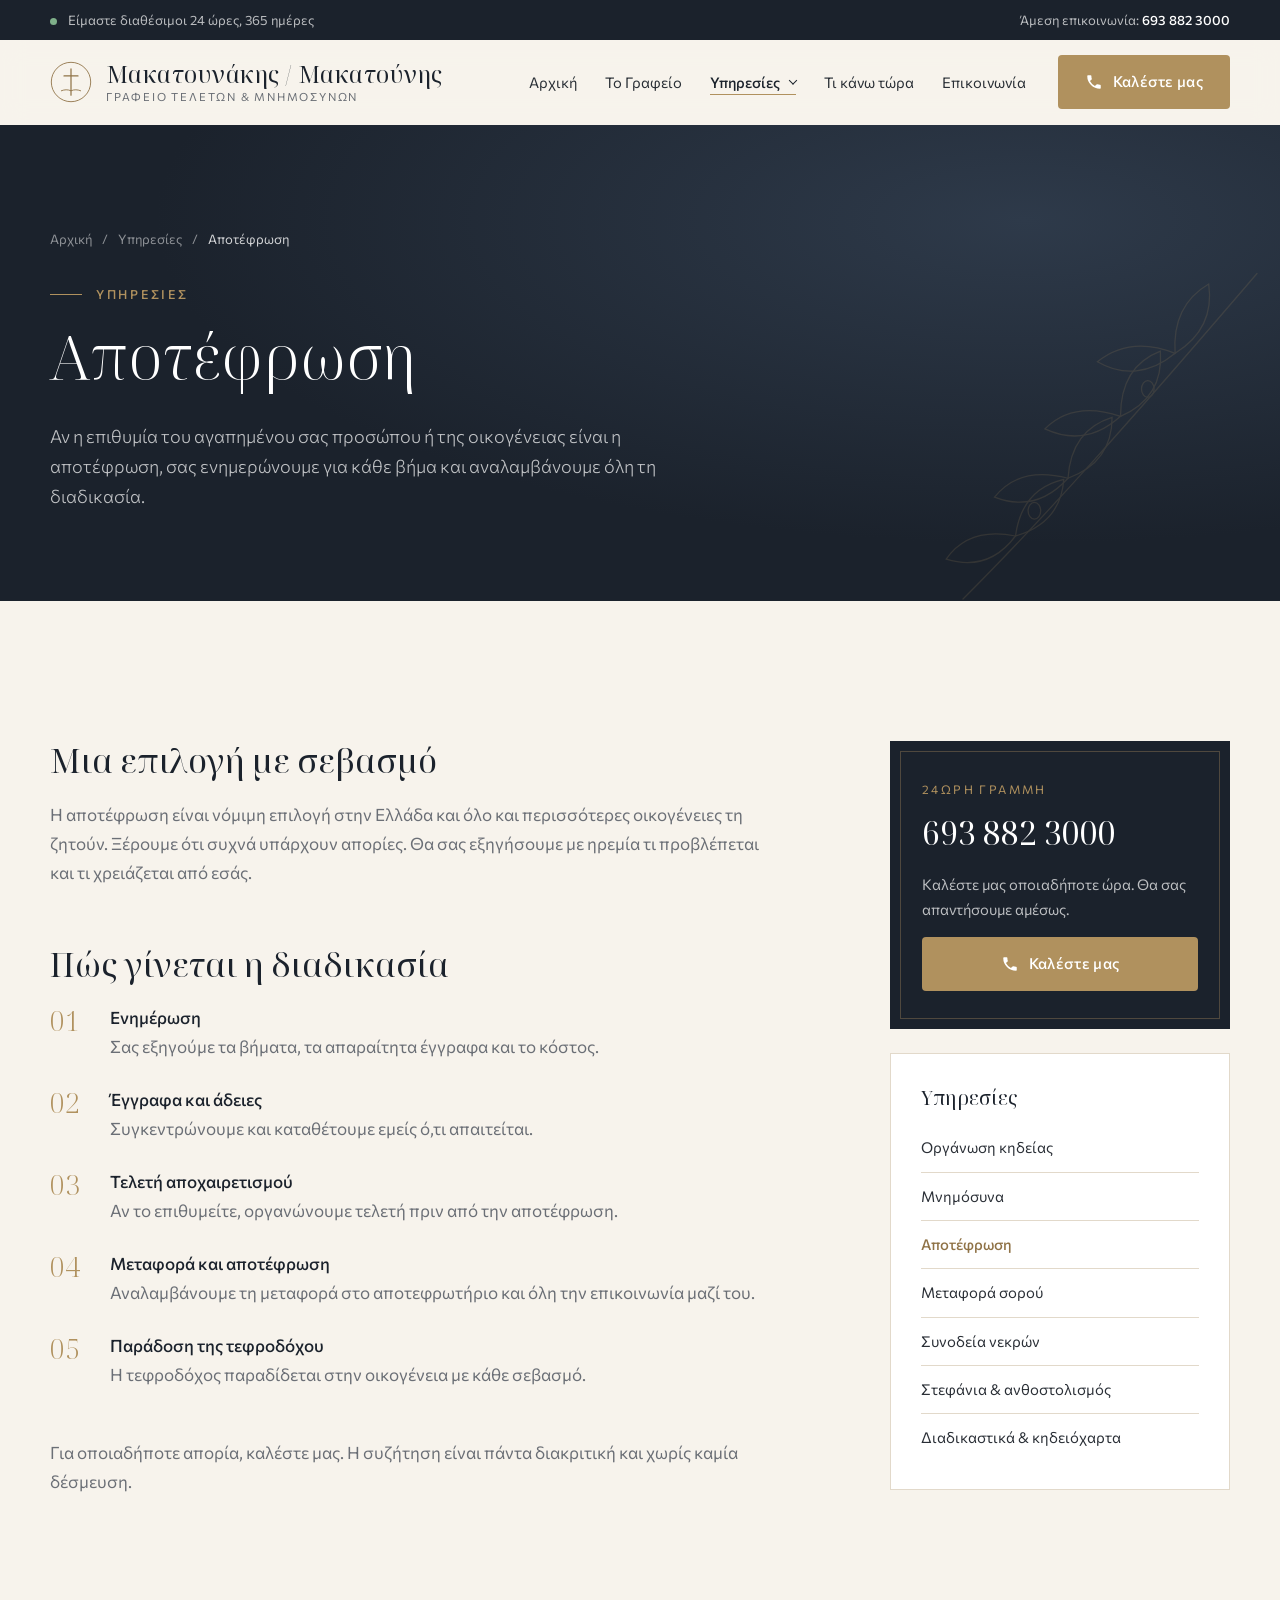
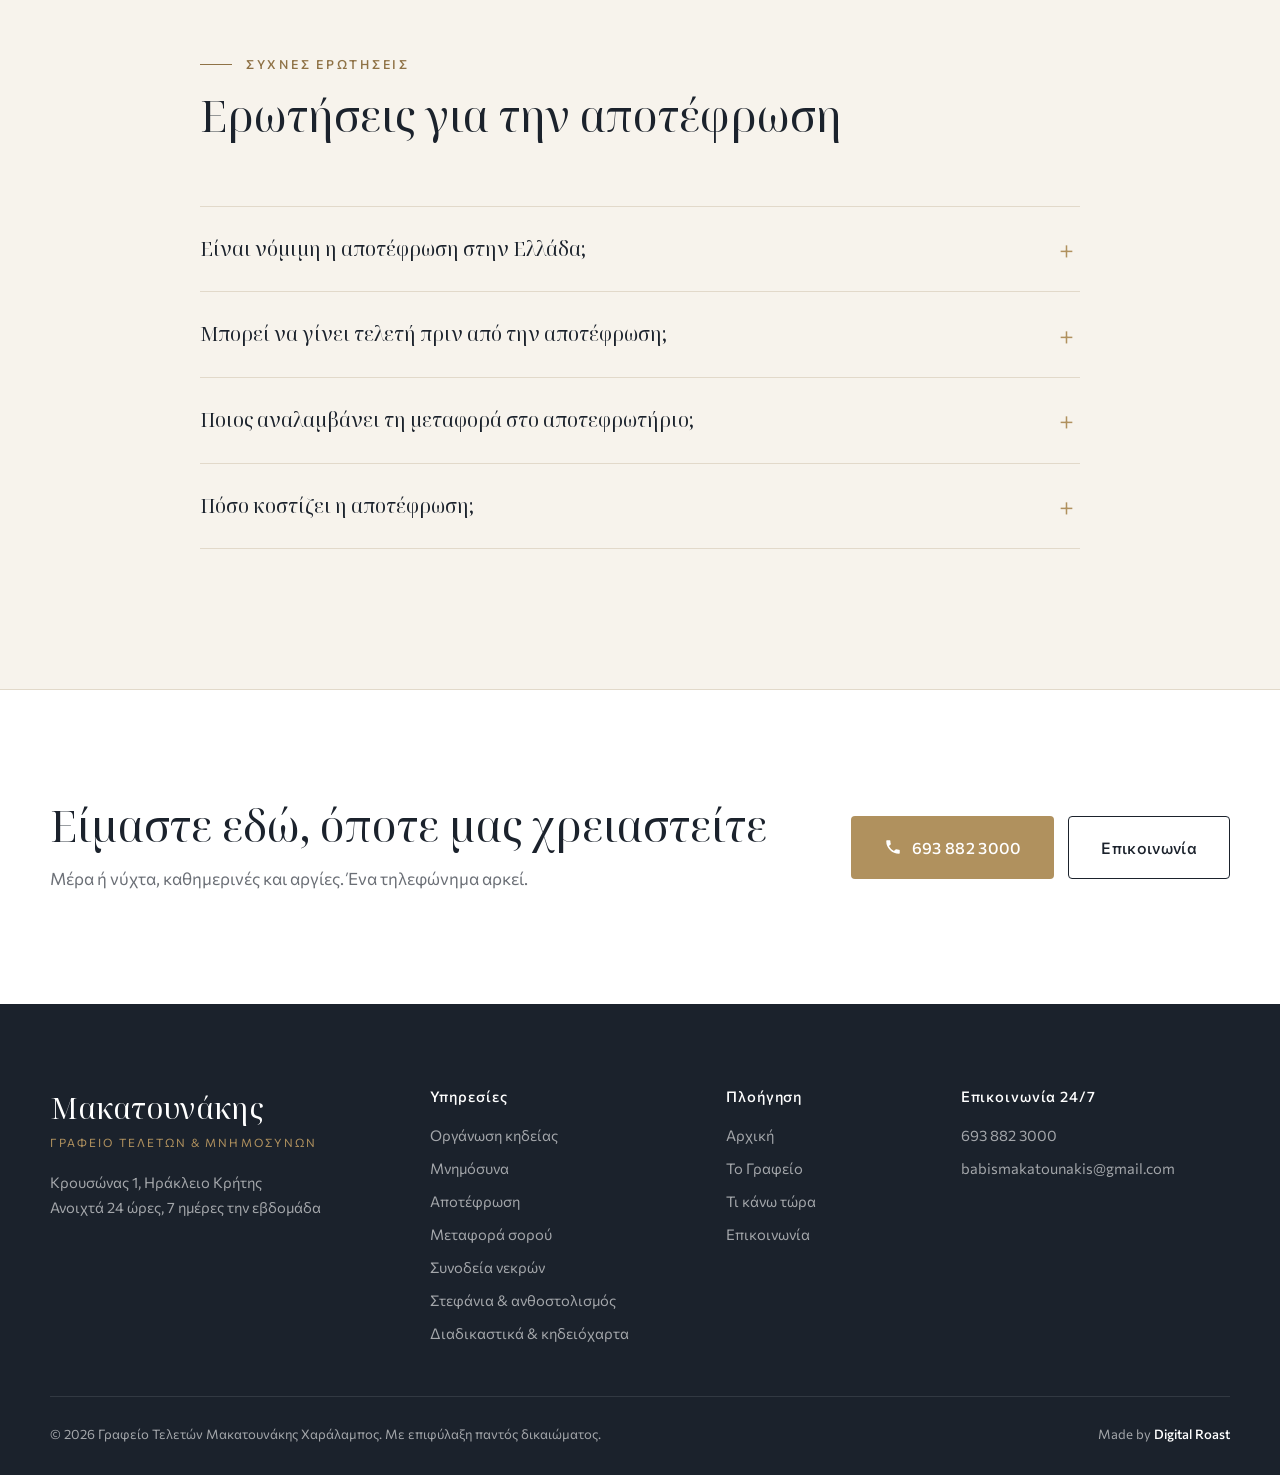
<file: ypiresies/apotefrosi.html>
<!DOCTYPE html>
<html lang="el">
<head>
  <meta charset="UTF-8">
  <meta name="viewport" content="width=device-width, initial-scale=1">
  <title>Αποτέφρωση, Κρουσώνας & Ηράκλειο | Γραφείο Τελετών Μακατουνάκης</title>
  <meta name="description" content="Αποτέφρωση σορού: ενημέρωση και πλήρης διεκπεραίωση από το Γραφείο Τελετών Μακατουνάκη, Κρουσώνας Ηρακλείου. Τηλ. 693 882 3000.">
  <meta name="robots" content="index, follow, max-image-preview:large, max-snippet:-1, max-video-preview:-1">
  <meta name="theme-color" content="#1b222c">
  <meta property="og:type" content="website">
  <meta property="og:locale" content="el_GR">
  <meta property="og:site_name" content="Γραφείο Τελετών Μακατουνάκης">
  <meta name="twitter:card" content="summary_large_image">
  <meta name="twitter:title" content="Αποτέφρωση, Κρουσώνας &amp; Ηράκλειο | Γραφείο Τελετών Μακατουνάκης">
  <meta name="twitter:description" content="Αποτέφρωση σορού: ενημέρωση και πλήρης διεκπεραίωση από το Γραφείο Τελετών Μακατουνάκη, Κρουσώνας Ηρακλείου. Τηλ. 693 882 3000.">
  <meta name="twitter:image" content="https://teletesmakatounakis.gr/og-image.png">
  <meta property="og:title" content="Αποτέφρωση, Κρουσώνας &amp; Ηράκλειο | Γραφείο Τελετών Μακατουνάκης">
  <meta property="og:description" content="Αποτέφρωση σορού: ενημέρωση και πλήρης διεκπεραίωση από το Γραφείο Τελετών Μακατουνάκη, Κρουσώνας Ηρακλείου. Τηλ. 693 882 3000.">
  <link rel="canonical" href="https://teletesmakatounakis.gr/ypiresies/apotefrosi">
  <meta property="og:url" content="https://teletesmakatounakis.gr/ypiresies/apotefrosi">
  <meta property="og:image" content="https://teletesmakatounakis.gr/og-image.png">
  <meta property="og:image:width" content="1200">
  <meta property="og:image:height" content="630">
  <meta property="og:image:alt" content="Γραφείο Τελετών &amp; Μνημοσύνων Μακατουνάκης / Μακατούνης, Κρουσώνας Μαλεβιζίου">
  <link rel="icon" href="../favicon.svg" type="image/svg+xml">
  <link rel="preconnect" href="https://fonts.googleapis.com">
  <link rel="preconnect" href="https://fonts.gstatic.com" crossorigin>
  <link href="https://fonts.googleapis.com/css2?family=Commissioner:wght@300;400;500;600&family=Noto+Serif+Display:ital,wght@0,300;0,400;0,500;1,300;1,400&display=swap" rel="stylesheet">
  <link rel="stylesheet" href="../css/style.css">
  <script type="application/ld+json">
  {
    "@context": "https://schema.org",
    "@graph": [
      {
        "@type": ["FuneralHome", "LocalBusiness"],
        "@id": "https://teletesmakatounakis.gr/#funeralhome",
        "name": "Γραφείο Τελετών & Μνημοσύνων Μακατουνάκης Χαράλαμπος",
        "url": "https://teletesmakatounakis.gr/",
        "telephone": "+306938823000",
        "address": {
          "@type": "PostalAddress",
          "streetAddress": "Κρουσώνας 1",
          "addressLocality": "Κρουσώνας",
          "addressRegion": "Ηράκλειο, Κρήτη",
          "addressCountry": "GR"
        }
      },
      {
        "@type": "WebPage",
        "@id": "https://teletesmakatounakis.gr/ypiresies/apotefrosi#webpage",
        "url": "https://teletesmakatounakis.gr/ypiresies/apotefrosi",
        "name": "Αποτέφρωση, Κρουσώνας & Ηράκλειο | Γραφείο Τελετών Μακατουνάκης",
        "description": "Αποτέφρωση σορού: ενημέρωση και πλήρης διεκπεραίωση από το Γραφείο Τελετών Μακατουνάκη, Κρουσώνας Ηρακλείου. Τηλ. 693 882 3000.",
        "inLanguage": "el",
        "isPartOf": {
          "@id": "https://teletesmakatounakis.gr/#website"
        },
        "about": {
          "@id": "https://teletesmakatounakis.gr/#funeralhome"
        },
        "dateModified": "2026-11-09",
        "breadcrumb": {
          "@id": "https://teletesmakatounakis.gr/ypiresies/apotefrosi#breadcrumb"
        },
        "mainEntity": {
          "@id": "https://teletesmakatounakis.gr/ypiresies/apotefrosi#service"
        }
      },
      {
        "@type": "BreadcrumbList",
        "itemListElement": [
          {
            "@type": "ListItem",
            "position": 1,
            "name": "Αρχική",
            "item": "https://teletesmakatounakis.gr/"
          },
          {
            "@type": "ListItem",
            "position": 2,
            "name": "Υπηρεσίες",
            "item": "https://teletesmakatounakis.gr/ypiresies"
          },
          {
            "@type": "ListItem",
            "position": 3,
            "name": "Αποτέφρωση",
            "item": "https://teletesmakatounakis.gr/ypiresies/apotefrosi"
          }
        ],
        "@id": "https://teletesmakatounakis.gr/ypiresies/apotefrosi#breadcrumb"
      },
      {
        "@type": "Service",
        "@id": "https://teletesmakatounakis.gr/ypiresies/apotefrosi#service",
        "name": "Αποτέφρωση",
        "serviceType": "Αποτέφρωση",
        "description": "Αποτέφρωση σορού: ενημέρωση και πλήρης διεκπεραίωση από το Γραφείο Τελετών Μακατουνάκη, Κρουσώνας Ηρακλείου. Τηλ. 693 882 3000.",
        "url": "https://teletesmakatounakis.gr/ypiresies/apotefrosi",
        "provider": {
          "@id": "https://teletesmakatounakis.gr/#funeralhome"
        },
        "areaServed": [
          {
            "@type": "Place",
            "name": "Κρουσώνας"
          },
          {
            "@type": "Place",
            "name": "Δήμος Μαλεβιζίου"
          },
          {
            "@type": "Place",
            "name": "Ηράκλειο"
          }
        ],
        "availableChannel": {
          "@type": "ServiceChannel",
          "servicePhone": {
            "@type": "ContactPoint",
            "telephone": "+306938823000"
          }
        }
      },
      {
        "@type": "FAQPage",
        "@id": "https://teletesmakatounakis.gr/ypiresies/apotefrosi#faq",
        "url": "https://teletesmakatounakis.gr/ypiresies/apotefrosi",
        "mainEntity": [
          {
            "@type": "Question",
            "name": "Είναι νόμιμη η αποτέφρωση στην Ελλάδα;",
            "acceptedAnswer": {
              "@type": "Answer",
              "text": "Ναι, η αποτέφρωση είναι νόμιμη επιλογή στην Ελλάδα. Σας εξηγούμε τι προβλέπεται και ποια έγγραφα χρειάζονται, και τα συγκεντρώνουμε και τα καταθέτουμε εμείς."
            }
          },
          {
            "@type": "Question",
            "name": "Μπορεί να γίνει τελετή πριν από την αποτέφρωση;",
            "acceptedAnswer": {
              "@type": "Answer",
              "text": "Ναι. Αν το επιθυμείτε, οργανώνουμε τελετή αποχαιρετισμού πριν από την αποτέφρωση."
            }
          },
          {
            "@type": "Question",
            "name": "Ποιος αναλαμβάνει τη μεταφορά στο αποτεφρωτήριο;",
            "acceptedAnswer": {
              "@type": "Answer",
              "text": "Εμείς. Αναλαμβάνουμε τη μεταφορά της σορού στο αποτεφρωτήριο και όλη την επικοινωνία μαζί του. Στο τέλος η τεφροδόχος παραδίδεται στην οικογένεια με κάθε σεβασμό."
            }
          },
          {
            "@type": "Question",
            "name": "Πόσο κοστίζει η αποτέφρωση;",
            "acceptedAnswer": {
              "@type": "Answer",
              "text": "Το κόστος εξαρτάται από τις επιλογές της οικογένειας. Σας ενημερώνουμε για όλα από την αρχή, σε μια διακριτική συζήτηση χωρίς καμία δέσμευση."
            }
          }
        ],
        "inLanguage": "el"
      }
    ]
  }
  </script>
</head>
<body>

<!-- ===== Top bar ===== -->
<div class="topbar">
  <div class="container topbar-inner">
    <span><span class="dot"></span> Είμαστε διαθέσιμοι 24 ώρες, 365 ημέρες</span>
    <a href="tel:+306938823000">Άμεση επικοινωνία: <strong>693 882 3000</strong></a>
  </div>
</div>

<!-- ===== Header ===== -->
<header class="header" id="header">
  <div class="container header-inner">
    <a href="/" class="brand" aria-label="Αρχική">
      <svg class="brand-mark" viewBox="0 0 48 48" aria-hidden="true">
        <circle cx="24" cy="24" r="22.5" fill="none" stroke="currentColor" stroke-width="1"/>
        <path d="M24 9v30M16 17h16" stroke="currentColor" stroke-width="1.4" stroke-linecap="round"/>
        <path d="M13 34c4-1.5 7-1.5 11 0 4-1.5 7-1.5 11 0" fill="none" stroke="currentColor" stroke-width="1" stroke-linecap="round"/>
      </svg>
      <span class="brand-text">
        <span class="brand-name">Μακατουνάκης&nbsp;/ Μακατούνης</span>
        <span class="brand-sub">Γραφείο Τελετών &amp; Μνημοσύνων</span>
      </span>
    </a>
    <nav class="nav" id="nav" aria-label="Κύριο μενού">
      <a href="/">Αρχική</a>
      <a href="/o-grafeio">Το Γραφείο</a>
      <div class="has-dropdown">
        <a href="/ypiresies" aria-current="page">Υπηρεσίες</a>
        <div class="dropdown">
          <a href="/ypiresies/organosi-kideias">Οργάνωση κηδείας</a>
          <a href="/ypiresies/mnimosyna">Μνημόσυνα</a>
          <a href="/ypiresies/apotefrosi" aria-current="page">Αποτέφρωση</a>
          <a href="/ypiresies/metafora-sorou">Μεταφορά σορού</a>
          <a href="/ypiresies/synodeia-nekron">Συνοδεία νεκρών</a>
          <a href="/ypiresies/stefania">Στεφάνια &amp; ανθοστολισμός</a>
          <a href="/ypiresies/diadikastika">Διαδικαστικά &amp; κηδειόχαρτα</a>
        </div>
      </div>
      <a href="/ti-kano-tora">Τι κάνω τώρα</a>
      <a href="/epikoinonia">Επικοινωνία</a>
    </nav>
    <a class="btn btn-gold header-cta" href="tel:+306938823000">
      <svg viewBox="0 0 24 24" aria-hidden="true"><path d="M6.6 10.8a15.1 15.1 0 0 0 6.6 6.6l2.2-2.2a1 1 0 0 1 1-.25 11.4 11.4 0 0 0 3.6.57 1 1 0 0 1 1 1V20a1 1 0 0 1-1 1A17 17 0 0 1 3 4a1 1 0 0 1 1-1h3.5a1 1 0 0 1 1 1c0 1.25.2 2.45.57 3.6a1 1 0 0 1-.25 1z"/></svg>
      Καλέστε μας
    </a>
    <button class="menu-toggle" id="menuToggle" aria-label="Μενού" aria-expanded="false" aria-controls="nav">
      <span></span><span></span>
    </button>
  </div>
</header>

<main>
  <section class="page-hero">
    <div class="hero-bg" aria-hidden="true">
      <svg class="hero-olive" viewBox="0 0 400 400">
        <g fill="none" stroke="currentColor" stroke-width="1.2" stroke-linecap="round">
          <path d="M60 360C140 280 220 190 340 50"/>
          <path d="M110 300c-30-6-52 2-66 22 26 8 48 2 66-22z"/>
          <path d="M110 300c4-30 20-48 46-54-2 28-18 46-46 54z"/>
          <path d="M160 245c-30-8-54-2-70 18 26 10 50 4 70-18z"/>
          <path d="M160 245c2-30 16-50 42-58 0 28-14 48-42 58z"/>
          <path d="M210 186c-30-10-54-6-72 12 26 12 50 8 72-12z"/>
          <path d="M210 186c0-30 12-52 38-62 2 28-10 50-38 62z"/>
          <path d="M262 126c-30-12-54-8-74 8 24 14 50 12 74-8z"/>
          <path d="M262 126c-2-30 8-52 32-66 4 28-6 50-32 66z"/>
          <ellipse cx="128" cy="276" rx="6" ry="8"/>
          <ellipse cx="236" cy="160" rx="6" ry="8"/>
        </g>
      </svg>
    </div>
    <div class="container hero-inner">
      <nav class="breadcrumb" aria-label="Διαδρομή"><a href="/">Αρχική</a><span aria-hidden="true">/</span><a href="/ypiresies">Υπηρεσίες</a><span aria-hidden="true">/</span><span aria-current="page">Αποτέφρωση</span></nav>
      <p class="eyebrow">Υπηρεσίες</p>
      <h1>Αποτέφρωση</h1>
      <p class="lead">Αν η επιθυμία του αγαπημένου σας προσώπου ή της οικογένειας είναι η αποτέφρωση, σας ενημερώνουμε για κάθε βήμα και αναλαμβάνουμε όλη τη διαδικασία.</p>
    </div>
  </section>

  <section class="section detail">
    <div class="container detail-inner">
      <article class="prose reveal">

          <h2>Μια επιλογή με σεβασμό</h2>
          <p>Η αποτέφρωση είναι νόμιμη επιλογή στην Ελλάδα και όλο και περισσότερες οικογένειες τη ζητούν. Ξέρουμε ότι συχνά υπάρχουν απορίες. Θα σας εξηγήσουμε με ηρεμία τι προβλέπεται και τι χρειάζεται από εσάς.</p>
          <h2>Πώς γίνεται η διαδικασία</h2>
          <ol class="process">
            <li><strong>Ενημέρωση</strong><span>Σας εξηγούμε τα βήματα, τα απαραίτητα έγγραφα και το κόστος.</span></li>
            <li><strong>Έγγραφα και άδειες</strong><span>Συγκεντρώνουμε και καταθέτουμε εμείς ό,τι απαιτείται.</span></li>
            <li><strong>Τελετή αποχαιρετισμού</strong><span>Αν το επιθυμείτε, οργανώνουμε τελετή πριν από την αποτέφρωση.</span></li>
            <li><strong>Μεταφορά και αποτέφρωση</strong><span>Αναλαμβάνουμε τη μεταφορά στο αποτεφρωτήριο και όλη την επικοινωνία μαζί του.</span></li>
            <li><strong>Παράδοση της τεφροδόχου</strong><span>Η τεφροδόχος παραδίδεται στην οικογένεια με κάθε σεβασμό.</span></li>
          </ol>
          <p>Για οποιαδήποτε απορία, καλέστε μας. Η συζήτηση είναι πάντα διακριτική και χωρίς καμία δέσμευση.</p>
      </article>
      <aside class="aside">
        <div class="aside-call">
          <p class="aside-label">24ωρη γραμμή</p>
          <a class="aside-phone" href="tel:+306938823000">693 882 3000</a>
          <p>Καλέστε μας οποιαδήποτε ώρα. Θα σας απαντήσουμε αμέσως.</p>
          <a class="btn btn-gold" href="tel:+306938823000"><svg viewBox="0 0 24 24" aria-hidden="true"><path d="M6.6 10.8a15.1 15.1 0 0 0 6.6 6.6l2.2-2.2a1 1 0 0 1 1-.25 11.4 11.4 0 0 0 3.6.57 1 1 0 0 1 1 1V20a1 1 0 0 1-1 1A17 17 0 0 1 3 4a1 1 0 0 1 1-1h3.5a1 1 0 0 1 1 1c0 1.25.2 2.45.57 3.6a1 1 0 0 1-.25 1z"/></svg>Καλέστε μας</a>
        </div>
        <div class="aside-links">
          <p class="aside-title">Υπηρεσίες</p>
          <ul>
            <li><a href="/ypiresies/organosi-kideias">Οργάνωση κηδείας</a></li>
            <li><a href="/ypiresies/mnimosyna">Μνημόσυνα</a></li>
            <li><a href="/ypiresies/apotefrosi" aria-current="page">Αποτέφρωση</a></li>
            <li><a href="/ypiresies/metafora-sorou">Μεταφορά σορού</a></li>
            <li><a href="/ypiresies/synodeia-nekron">Συνοδεία νεκρών</a></li>
            <li><a href="/ypiresies/stefania">Στεφάνια &amp; ανθοστολισμός</a></li>
            <li><a href="/ypiresies/diadikastika">Διαδικαστικά &amp; κηδειόχαρτα</a></li>
          </ul>
        </div>
      </aside>
    </div>
  </section>

  <section class="section faq faq-tight" id="erotiseis">
    <div class="container faq-inner">
      <div class="section-head reveal">
        <p class="eyebrow">Συχνές ερωτήσεις</p>
        <h2>Ερωτήσεις για την αποτέφρωση</h2>
      </div>
      <div class="faq-list reveal">
        <details>
          <summary>Είναι νόμιμη η αποτέφρωση στην Ελλάδα;</summary>
          <p>Ναι, η αποτέφρωση είναι νόμιμη επιλογή στην Ελλάδα. Σας εξηγούμε τι προβλέπεται και ποια έγγραφα χρειάζονται, και τα συγκεντρώνουμε και τα καταθέτουμε εμείς.</p>
        </details>
        <details>
          <summary>Μπορεί να γίνει τελετή πριν από την αποτέφρωση;</summary>
          <p>Ναι. Αν το επιθυμείτε, οργανώνουμε τελετή αποχαιρετισμού πριν από την αποτέφρωση.</p>
        </details>
        <details>
          <summary>Ποιος αναλαμβάνει τη μεταφορά στο αποτεφρωτήριο;</summary>
          <p>Εμείς. Αναλαμβάνουμε τη μεταφορά της σορού στο αποτεφρωτήριο και όλη την επικοινωνία μαζί του. Στο τέλος η τεφροδόχος παραδίδεται στην οικογένεια με κάθε σεβασμό.</p>
        </details>
        <details>
          <summary>Πόσο κοστίζει η αποτέφρωση;</summary>
          <p>Το κόστος εξαρτάται από τις επιλογές της οικογένειας. Σας ενημερώνουμε για όλα από την αρχή, σε μια διακριτική συζήτηση χωρίς καμία δέσμευση.</p>
        </details>
      </div>
    </div>
  </section>

  <!-- ===== CTA ===== -->
  <section class="cta">
    <div class="container cta-inner reveal">
      <div>
        <h2>Είμαστε εδώ, όποτε μας χρειαστείτε</h2>
        <p>Μέρα ή νύχτα, καθημερινές και αργίες. Ένα τηλεφώνημα αρκεί.</p>
      </div>
      <div class="cta-actions">
        <a class="btn btn-gold btn-lg" href="tel:+306938823000"><svg viewBox="0 0 24 24" aria-hidden="true"><path d="M6.6 10.8a15.1 15.1 0 0 0 6.6 6.6l2.2-2.2a1 1 0 0 1 1-.25 11.4 11.4 0 0 0 3.6.57 1 1 0 0 1 1 1V20a1 1 0 0 1-1 1A17 17 0 0 1 3 4a1 1 0 0 1 1-1h3.5a1 1 0 0 1 1 1c0 1.25.2 2.45.57 3.6a1 1 0 0 1-.25 1z"/></svg>693 882 3000</a>
        <a class="btn btn-outline btn-lg" href="/epikoinonia">Επικοινωνία</a>
      </div>
    </div>
  </section>

</main>

<!-- ===== Footer ===== -->
<footer class="footer">
  <div class="container">
    <div class="footer-top">
      <div>
        <p class="footer-brand">Μακατουνάκης</p>
        <p class="footer-sub">Γραφείο Τελετών &amp; Μνημοσύνων</p>
        <p class="footer-text">Κρουσώνας 1, Ηράκλειο Κρήτης<br>Ανοιχτά 24 ώρες, 7 ημέρες την εβδομάδα</p>
      </div>
      <div>
        <p class="footer-title">Υπηρεσίες</p>
        <ul>
          <li><a href="/ypiresies/organosi-kideias">Οργάνωση κηδείας</a></li>
          <li><a href="/ypiresies/mnimosyna">Μνημόσυνα</a></li>
          <li><a href="/ypiresies/apotefrosi">Αποτέφρωση</a></li>
          <li><a href="/ypiresies/metafora-sorou">Μεταφορά σορού</a></li>
          <li><a href="/ypiresies/synodeia-nekron">Συνοδεία νεκρών</a></li>
          <li><a href="/ypiresies/stefania">Στεφάνια &amp; ανθοστολισμός</a></li>
          <li><a href="/ypiresies/diadikastika">Διαδικαστικά &amp; κηδειόχαρτα</a></li>
        </ul>
      </div>
      <div>
        <p class="footer-title">Πλοήγηση</p>
        <ul>
          <li><a href="/">Αρχική</a></li>
          <li><a href="/o-grafeio">Το Γραφείο</a></li>
          <li><a href="/ti-kano-tora">Τι κάνω τώρα</a></li>
          <li><a href="/epikoinonia">Επικοινωνία</a></li>
        </ul>
      </div>
      <div>
        <p class="footer-title">Επικοινωνία 24/7</p>
        <ul>
          <li><a href="tel:+306938823000">693 882 3000</a></li>
          <li><a href="mailto:babismakatounakis@gmail.com">babismakatounakis@gmail.com</a></li>
        </ul>
      </div>
    </div>
    <div class="footer-bottom">
      <span>© <span data-year>2026</span> Γραφείο Τελετών Μακατουνάκης Χαράλαμπος. Με επιφύλαξη παντός δικαιώματος.</span>
      <a class="credit" href="https://digitalroast.gr" target="_blank" rel="noopener">Made by <strong>Digital Roast</strong></a>
    </div>
  </div>
</footer>

<!-- ===== Mobile call bar ===== -->
<a class="callbar" href="tel:+306938823000">
  <svg viewBox="0 0 24 24" aria-hidden="true"><path d="M6.6 10.8a15.1 15.1 0 0 0 6.6 6.6l2.2-2.2a1 1 0 0 1 1-.25 11.4 11.4 0 0 0 3.6.57 1 1 0 0 1 1 1V20a1 1 0 0 1-1 1A17 17 0 0 1 3 4a1 1 0 0 1 1-1h3.5a1 1 0 0 1 1 1c0 1.25.2 2.45.57 3.6a1 1 0 0 1-.25 1z"/></svg>
  Καλέστε 24/7 · 693 882 3000
</a>

<script src="../js/main.js"></script>
</body>
</html>
</file>
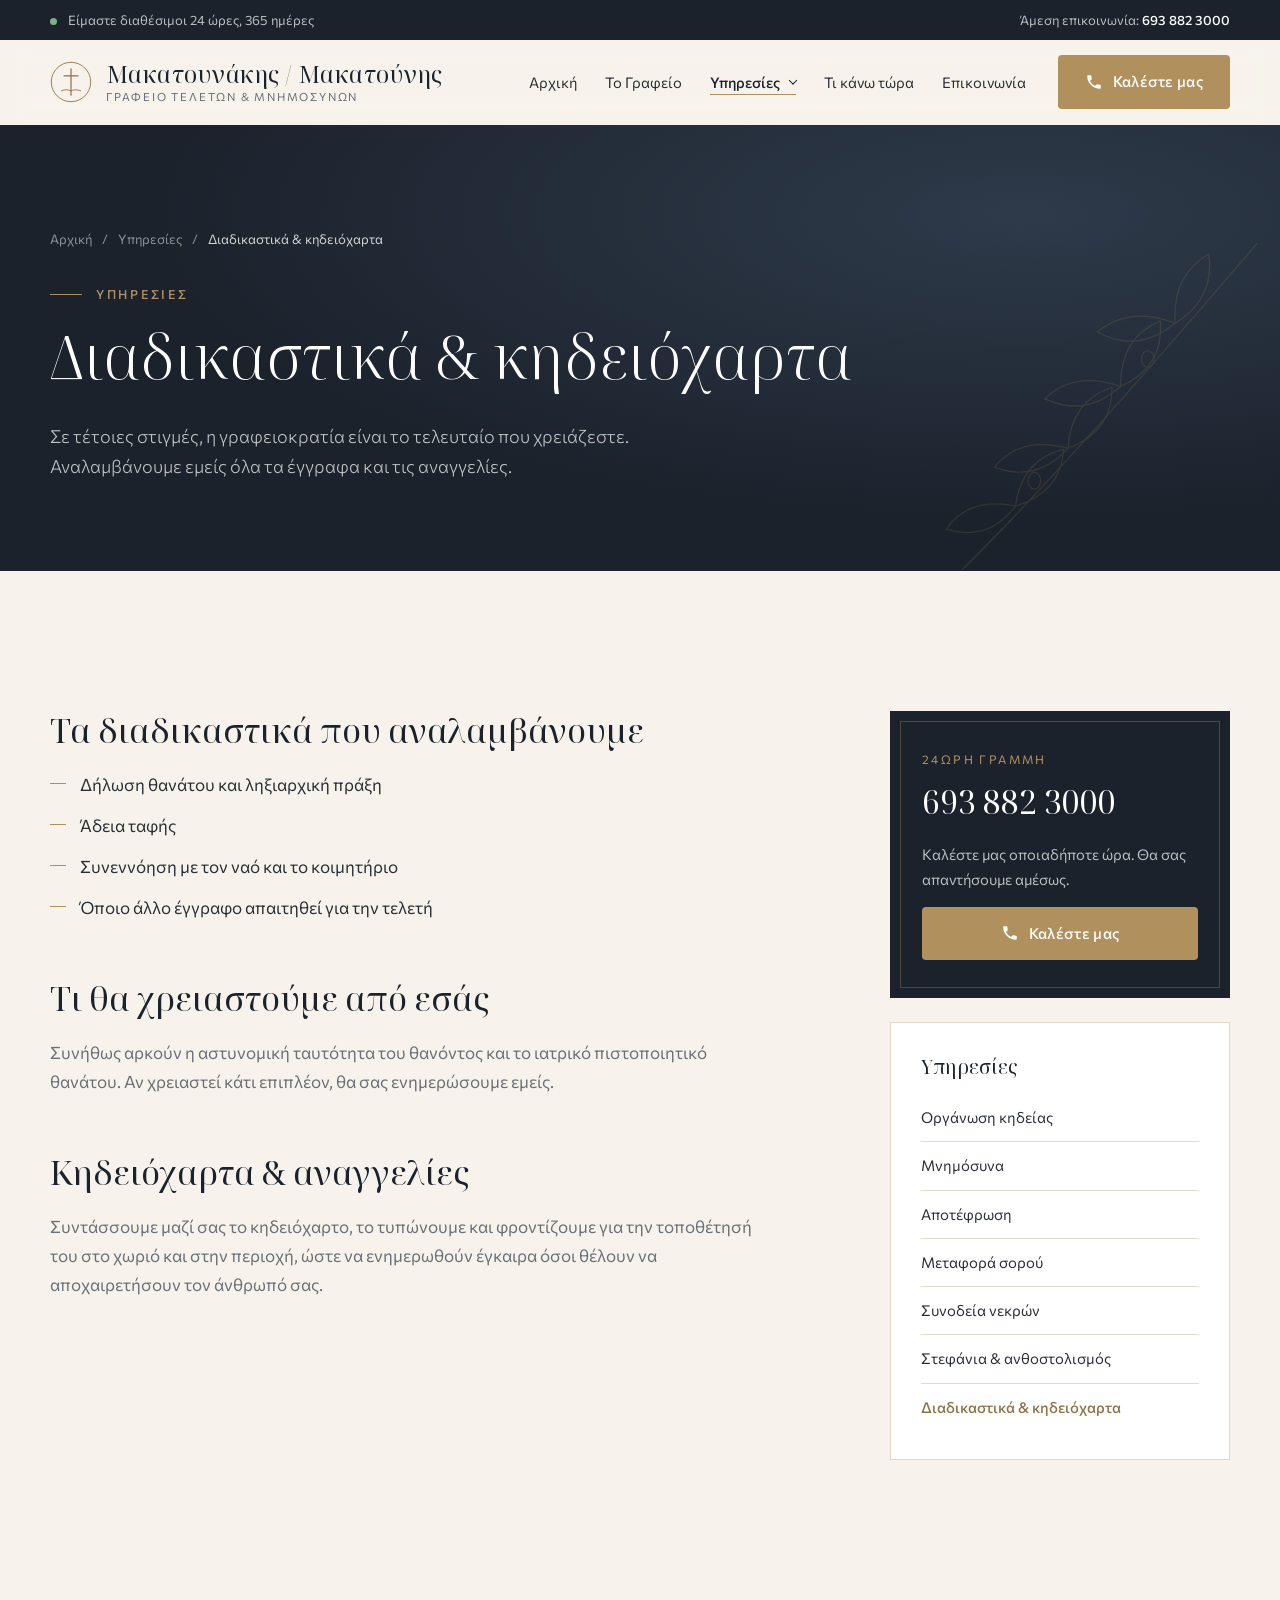
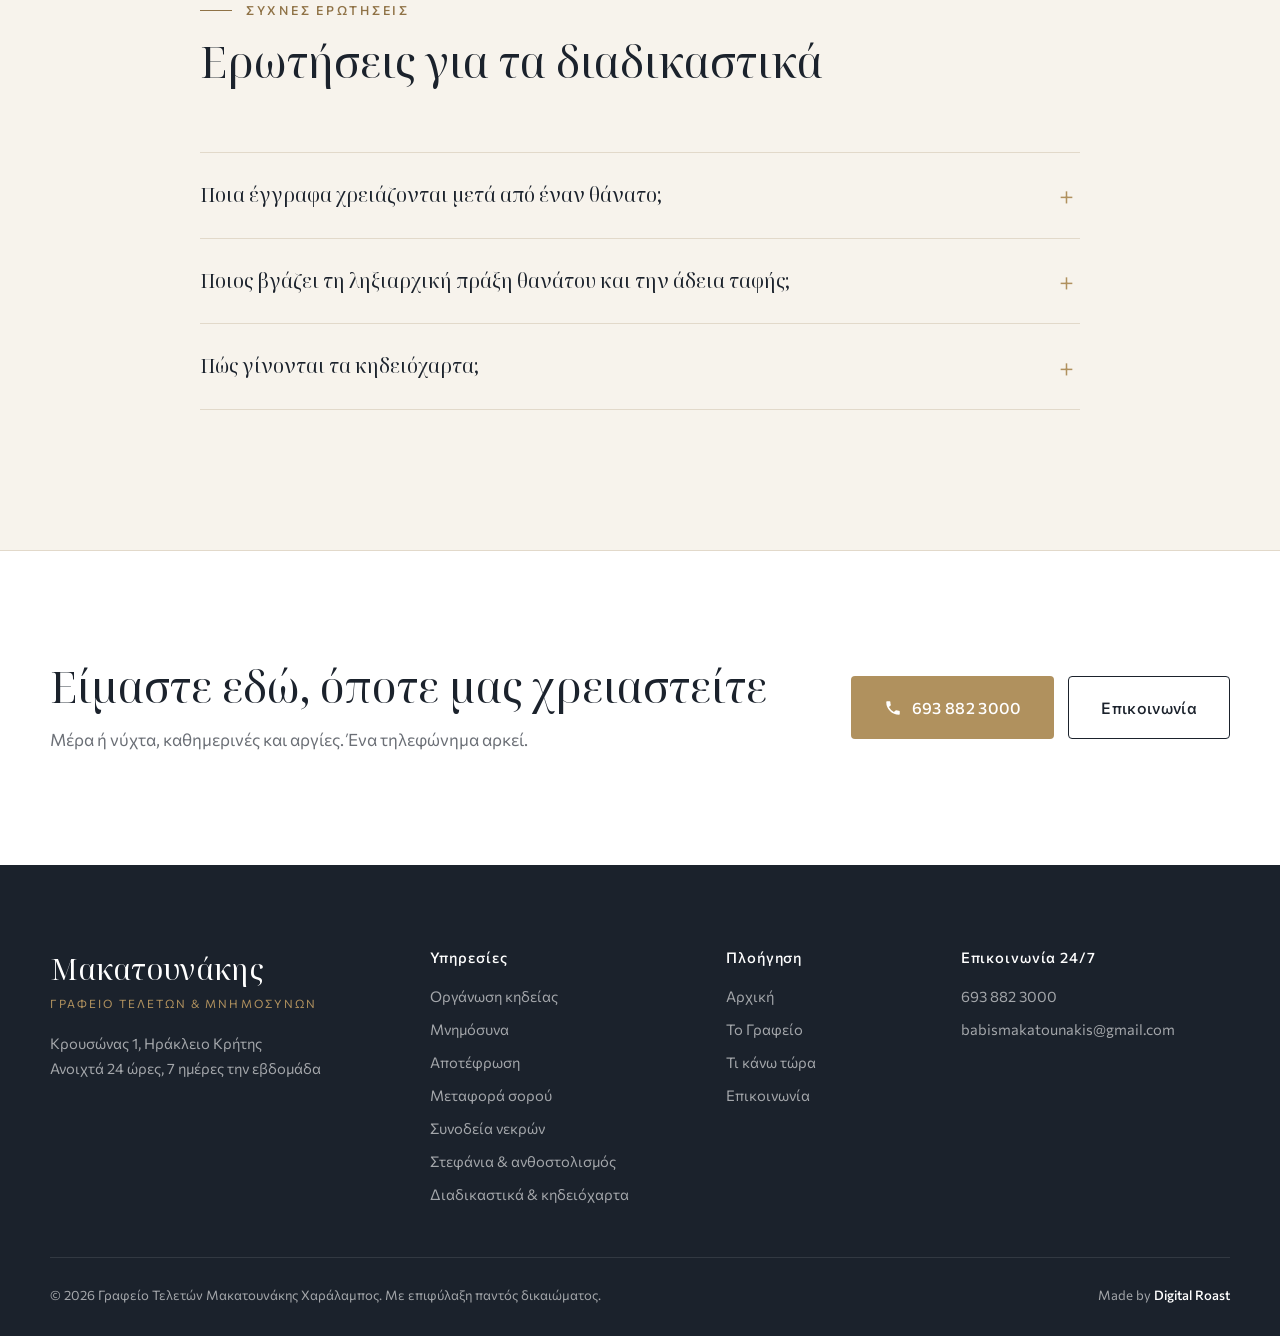
<file: ypiresies/diadikastika.html>
<!DOCTYPE html>
<html lang="el">
<head>
  <meta charset="UTF-8">
  <meta name="viewport" content="width=device-width, initial-scale=1">
  <title>Διαδικαστικά &amp; κηδειόχαρτα, Κρουσώνας & Ηράκλειο | Γραφείο Τελετών Μακατουνάκης</title>
  <meta name="description" content="Ληξιαρχική πράξη θανάτου, άδεια ταφής και κηδειόχαρτα: τα αναλαμβάνει το Γραφείο Τελετών Μακατουνάκης. Τηλ. 693 882 3000.">
  <meta name="robots" content="index, follow, max-image-preview:large, max-snippet:-1, max-video-preview:-1">
  <meta name="theme-color" content="#1b222c">
  <meta property="og:type" content="website">
  <meta property="og:locale" content="el_GR">
  <meta property="og:site_name" content="Γραφείο Τελετών Μακατουνάκης">
  <meta name="twitter:card" content="summary_large_image">
  <meta name="twitter:title" content="Διαδικαστικά &amp; κηδειόχαρτα, Κρουσώνας &amp; Ηράκλειο | Γραφείο Τελετών Μακατουνάκης">
  <meta name="twitter:description" content="Ληξιαρχική πράξη θανάτου, άδεια ταφής και κηδειόχαρτα: τα αναλαμβάνει το Γραφείο Τελετών Μακατουνάκης. Τηλ. 693 882 3000.">
  <meta name="twitter:image" content="https://teletesmakatounakis.gr/og-image.png">
  <meta property="og:title" content="Διαδικαστικά &amp; κηδειόχαρτα, Κρουσώνας &amp; Ηράκλειο | Γραφείο Τελετών Μακατουνάκης">
  <meta property="og:description" content="Ληξιαρχική πράξη θανάτου, άδεια ταφής και κηδειόχαρτα: τα αναλαμβάνει το Γραφείο Τελετών Μακατουνάκης. Τηλ. 693 882 3000.">
  <link rel="canonical" href="https://teletesmakatounakis.gr/ypiresies/diadikastika">
  <meta property="og:url" content="https://teletesmakatounakis.gr/ypiresies/diadikastika">
  <meta property="og:image" content="https://teletesmakatounakis.gr/og-image.png">
  <meta property="og:image:width" content="1200">
  <meta property="og:image:height" content="630">
  <meta property="og:image:alt" content="Γραφείο Τελετών &amp; Μνημοσύνων Μακατουνάκης / Μακατούνης, Κρουσώνας Μαλεβιζίου">
  <link rel="icon" href="../favicon.svg" type="image/svg+xml">
  <link rel="preconnect" href="https://fonts.googleapis.com">
  <link rel="preconnect" href="https://fonts.gstatic.com" crossorigin>
  <link href="https://fonts.googleapis.com/css2?family=Commissioner:wght@300;400;500;600&family=Noto+Serif+Display:ital,wght@0,300;0,400;0,500;1,300;1,400&display=swap" rel="stylesheet">
  <link rel="stylesheet" href="../css/style.css">
  <script type="application/ld+json">
  {
    "@context": "https://schema.org",
    "@graph": [
      {
        "@type": ["FuneralHome", "LocalBusiness"],
        "@id": "https://teletesmakatounakis.gr/#funeralhome",
        "name": "Γραφείο Τελετών & Μνημοσύνων Μακατουνάκης Χαράλαμπος",
        "url": "https://teletesmakatounakis.gr/",
        "telephone": "+306938823000",
        "address": {
          "@type": "PostalAddress",
          "streetAddress": "Κρουσώνας 1",
          "addressLocality": "Κρουσώνας",
          "addressRegion": "Ηράκλειο, Κρήτη",
          "addressCountry": "GR"
        }
      },
      {
        "@type": "WebPage",
        "@id": "https://teletesmakatounakis.gr/ypiresies/diadikastika#webpage",
        "url": "https://teletesmakatounakis.gr/ypiresies/diadikastika",
        "name": "Διαδικαστικά & κηδειόχαρτα, Κρουσώνας & Ηράκλειο | Γραφείο Τελετών Μακατουνάκης",
        "description": "Ληξιαρχική πράξη θανάτου, άδεια ταφής και κηδειόχαρτα: τα αναλαμβάνει το Γραφείο Τελετών Μακατουνάκης. Τηλ. 693 882 3000.",
        "inLanguage": "el",
        "isPartOf": {
          "@id": "https://teletesmakatounakis.gr/#website"
        },
        "about": {
          "@id": "https://teletesmakatounakis.gr/#funeralhome"
        },
        "dateModified": "2026-11-09",
        "breadcrumb": {
          "@id": "https://teletesmakatounakis.gr/ypiresies/diadikastika#breadcrumb"
        },
        "mainEntity": {
          "@id": "https://teletesmakatounakis.gr/ypiresies/diadikastika#service"
        }
      },
      {
        "@type": "BreadcrumbList",
        "itemListElement": [
          {
            "@type": "ListItem",
            "position": 1,
            "name": "Αρχική",
            "item": "https://teletesmakatounakis.gr/"
          },
          {
            "@type": "ListItem",
            "position": 2,
            "name": "Υπηρεσίες",
            "item": "https://teletesmakatounakis.gr/ypiresies"
          },
          {
            "@type": "ListItem",
            "position": 3,
            "name": "Διαδικαστικά κηδείας και κηδειόχαρτα",
            "item": "https://teletesmakatounakis.gr/ypiresies/diadikastika"
          }
        ],
        "@id": "https://teletesmakatounakis.gr/ypiresies/diadikastika#breadcrumb"
      },
      {
        "@type": "Service",
        "@id": "https://teletesmakatounakis.gr/ypiresies/diadikastika#service",
        "name": "Διαδικαστικά κηδείας και κηδειόχαρτα",
        "serviceType": "Διαδικαστικά κηδείας",
        "description": "Ληξιαρχική πράξη θανάτου, άδεια ταφής και κηδειόχαρτα: τα αναλαμβάνει το Γραφείο Τελετών Μακατουνάκης. Τηλ. 693 882 3000.",
        "url": "https://teletesmakatounakis.gr/ypiresies/diadikastika",
        "provider": {
          "@id": "https://teletesmakatounakis.gr/#funeralhome"
        },
        "areaServed": [
          {
            "@type": "Place",
            "name": "Κρουσώνας"
          },
          {
            "@type": "Place",
            "name": "Δήμος Μαλεβιζίου"
          },
          {
            "@type": "Place",
            "name": "Ηράκλειο"
          }
        ],
        "availableChannel": {
          "@type": "ServiceChannel",
          "servicePhone": {
            "@type": "ContactPoint",
            "telephone": "+306938823000"
          }
        }
      },
      {
        "@type": "FAQPage",
        "@id": "https://teletesmakatounakis.gr/ypiresies/diadikastika#faq",
        "url": "https://teletesmakatounakis.gr/ypiresies/diadikastika",
        "mainEntity": [
          {
            "@type": "Question",
            "name": "Ποια έγγραφα χρειάζονται μετά από έναν θάνατο;",
            "acceptedAnswer": {
              "@type": "Answer",
              "text": "Συνήθως αρκούν η αστυνομική ταυτότητα του θανόντος και το ιατρικό πιστοποιητικό θανάτου. Αν χρειαστεί κάτι επιπλέον, θα σας ενημερώσουμε εμείς."
            }
          },
          {
            "@type": "Question",
            "name": "Ποιος βγάζει τη ληξιαρχική πράξη θανάτου και την άδεια ταφής;",
            "acceptedAnswer": {
              "@type": "Answer",
              "text": "Τα αναλαμβάνουμε εμείς: τη δήλωση θανάτου, τη ληξιαρχική πράξη και την άδεια ταφής, καθώς και τη συνεννόηση με τον ναό και το κοιμητήριο."
            }
          },
          {
            "@type": "Question",
            "name": "Πώς γίνονται τα κηδειόχαρτα;",
            "acceptedAnswer": {
              "@type": "Answer",
              "text": "Συντάσσουμε μαζί σας το κηδειόχαρτο, το τυπώνουμε και φροντίζουμε για την τοποθέτησή του στο χωριό και στην περιοχή, ώστε να ενημερωθούν έγκαιρα όσοι θέλουν να αποχαιρετήσουν τον άνθρωπό σας."
            }
          }
        ],
        "inLanguage": "el"
      }
    ]
  }
  </script>
</head>
<body>

<!-- ===== Top bar ===== -->
<div class="topbar">
  <div class="container topbar-inner">
    <span><span class="dot"></span> Είμαστε διαθέσιμοι 24 ώρες, 365 ημέρες</span>
    <a href="tel:+306938823000">Άμεση επικοινωνία: <strong>693 882 3000</strong></a>
  </div>
</div>

<!-- ===== Header ===== -->
<header class="header" id="header">
  <div class="container header-inner">
    <a href="/" class="brand" aria-label="Αρχική">
      <svg class="brand-mark" viewBox="0 0 48 48" aria-hidden="true">
        <circle cx="24" cy="24" r="22.5" fill="none" stroke="currentColor" stroke-width="1"/>
        <path d="M24 9v30M16 17h16" stroke="currentColor" stroke-width="1.4" stroke-linecap="round"/>
        <path d="M13 34c4-1.5 7-1.5 11 0 4-1.5 7-1.5 11 0" fill="none" stroke="currentColor" stroke-width="1" stroke-linecap="round"/>
      </svg>
      <span class="brand-text">
        <span class="brand-name">Μακατουνάκης&nbsp;/ Μακατούνης</span>
        <span class="brand-sub">Γραφείο Τελετών &amp; Μνημοσύνων</span>
      </span>
    </a>
    <nav class="nav" id="nav" aria-label="Κύριο μενού">
      <a href="/">Αρχική</a>
      <a href="/o-grafeio">Το Γραφείο</a>
      <div class="has-dropdown">
        <a href="/ypiresies" aria-current="page">Υπηρεσίες</a>
        <div class="dropdown">
          <a href="/ypiresies/organosi-kideias">Οργάνωση κηδείας</a>
          <a href="/ypiresies/mnimosyna">Μνημόσυνα</a>
          <a href="/ypiresies/apotefrosi">Αποτέφρωση</a>
          <a href="/ypiresies/metafora-sorou">Μεταφορά σορού</a>
          <a href="/ypiresies/synodeia-nekron">Συνοδεία νεκρών</a>
          <a href="/ypiresies/stefania">Στεφάνια &amp; ανθοστολισμός</a>
          <a href="/ypiresies/diadikastika" aria-current="page">Διαδικαστικά &amp; κηδειόχαρτα</a>
        </div>
      </div>
      <a href="/ti-kano-tora">Τι κάνω τώρα</a>
      <a href="/epikoinonia">Επικοινωνία</a>
    </nav>
    <a class="btn btn-gold header-cta" href="tel:+306938823000">
      <svg viewBox="0 0 24 24" aria-hidden="true"><path d="M6.6 10.8a15.1 15.1 0 0 0 6.6 6.6l2.2-2.2a1 1 0 0 1 1-.25 11.4 11.4 0 0 0 3.6.57 1 1 0 0 1 1 1V20a1 1 0 0 1-1 1A17 17 0 0 1 3 4a1 1 0 0 1 1-1h3.5a1 1 0 0 1 1 1c0 1.25.2 2.45.57 3.6a1 1 0 0 1-.25 1z"/></svg>
      Καλέστε μας
    </a>
    <button class="menu-toggle" id="menuToggle" aria-label="Μενού" aria-expanded="false" aria-controls="nav">
      <span></span><span></span>
    </button>
  </div>
</header>

<main>
  <section class="page-hero">
    <div class="hero-bg" aria-hidden="true">
      <svg class="hero-olive" viewBox="0 0 400 400">
        <g fill="none" stroke="currentColor" stroke-width="1.2" stroke-linecap="round">
          <path d="M60 360C140 280 220 190 340 50"/>
          <path d="M110 300c-30-6-52 2-66 22 26 8 48 2 66-22z"/>
          <path d="M110 300c4-30 20-48 46-54-2 28-18 46-46 54z"/>
          <path d="M160 245c-30-8-54-2-70 18 26 10 50 4 70-18z"/>
          <path d="M160 245c2-30 16-50 42-58 0 28-14 48-42 58z"/>
          <path d="M210 186c-30-10-54-6-72 12 26 12 50 8 72-12z"/>
          <path d="M210 186c0-30 12-52 38-62 2 28-10 50-38 62z"/>
          <path d="M262 126c-30-12-54-8-74 8 24 14 50 12 74-8z"/>
          <path d="M262 126c-2-30 8-52 32-66 4 28-6 50-32 66z"/>
          <ellipse cx="128" cy="276" rx="6" ry="8"/>
          <ellipse cx="236" cy="160" rx="6" ry="8"/>
        </g>
      </svg>
    </div>
    <div class="container hero-inner">
      <nav class="breadcrumb" aria-label="Διαδρομή"><a href="/">Αρχική</a><span aria-hidden="true">/</span><a href="/ypiresies">Υπηρεσίες</a><span aria-hidden="true">/</span><span aria-current="page">Διαδικαστικά &amp; κηδειόχαρτα</span></nav>
      <p class="eyebrow">Υπηρεσίες</p>
      <h1>Διαδικαστικά &amp; κηδειόχαρτα</h1>
      <p class="lead">Σε τέτοιες στιγμές, η γραφειοκρατία είναι το τελευταίο που χρειάζεστε. Αναλαμβάνουμε εμείς όλα τα έγγραφα και τις αναγγελίες.</p>
    </div>
  </section>

  <section class="section detail">
    <div class="container detail-inner">
      <article class="prose reveal">

          <h2>Τα διαδικαστικά που αναλαμβάνουμε</h2>
          <ul class="checklist">
            <li>Δήλωση θανάτου και ληξιαρχική πράξη</li>
            <li>Άδεια ταφής</li>
            <li>Συνεννόηση με τον ναό και το κοιμητήριο</li>
            <li>Όποιο άλλο έγγραφο απαιτηθεί για την τελετή</li>
          </ul>
          <h2>Τι θα χρειαστούμε από εσάς</h2>
          <p>Συνήθως αρκούν η αστυνομική ταυτότητα του θανόντος και το ιατρικό πιστοποιητικό θανάτου. Αν χρειαστεί κάτι επιπλέον, θα σας ενημερώσουμε εμείς.</p>
          <h2>Κηδειόχαρτα &amp; αναγγελίες</h2>
          <p>Συντάσσουμε μαζί σας το κηδειόχαρτο, το τυπώνουμε και φροντίζουμε για την τοποθέτησή του στο χωριό και στην περιοχή, ώστε να ενημερωθούν έγκαιρα όσοι θέλουν να αποχαιρετήσουν τον άνθρωπό σας.</p>
      </article>
      <aside class="aside">
        <div class="aside-call">
          <p class="aside-label">24ωρη γραμμή</p>
          <a class="aside-phone" href="tel:+306938823000">693 882 3000</a>
          <p>Καλέστε μας οποιαδήποτε ώρα. Θα σας απαντήσουμε αμέσως.</p>
          <a class="btn btn-gold" href="tel:+306938823000"><svg viewBox="0 0 24 24" aria-hidden="true"><path d="M6.6 10.8a15.1 15.1 0 0 0 6.6 6.6l2.2-2.2a1 1 0 0 1 1-.25 11.4 11.4 0 0 0 3.6.57 1 1 0 0 1 1 1V20a1 1 0 0 1-1 1A17 17 0 0 1 3 4a1 1 0 0 1 1-1h3.5a1 1 0 0 1 1 1c0 1.25.2 2.45.57 3.6a1 1 0 0 1-.25 1z"/></svg>Καλέστε μας</a>
        </div>
        <div class="aside-links">
          <p class="aside-title">Υπηρεσίες</p>
          <ul>
            <li><a href="/ypiresies/organosi-kideias">Οργάνωση κηδείας</a></li>
            <li><a href="/ypiresies/mnimosyna">Μνημόσυνα</a></li>
            <li><a href="/ypiresies/apotefrosi">Αποτέφρωση</a></li>
            <li><a href="/ypiresies/metafora-sorou">Μεταφορά σορού</a></li>
            <li><a href="/ypiresies/synodeia-nekron">Συνοδεία νεκρών</a></li>
            <li><a href="/ypiresies/stefania">Στεφάνια &amp; ανθοστολισμός</a></li>
            <li><a href="/ypiresies/diadikastika" aria-current="page">Διαδικαστικά &amp; κηδειόχαρτα</a></li>
          </ul>
        </div>
      </aside>
    </div>
  </section>

  <section class="section faq faq-tight" id="erotiseis">
    <div class="container faq-inner">
      <div class="section-head reveal">
        <p class="eyebrow">Συχνές ερωτήσεις</p>
        <h2>Ερωτήσεις για τα διαδικαστικά</h2>
      </div>
      <div class="faq-list reveal">
        <details>
          <summary>Ποια έγγραφα χρειάζονται μετά από έναν θάνατο;</summary>
          <p>Συνήθως αρκούν η αστυνομική ταυτότητα του θανόντος και το ιατρικό πιστοποιητικό θανάτου. Αν χρειαστεί κάτι επιπλέον, θα σας ενημερώσουμε εμείς.</p>
        </details>
        <details>
          <summary>Ποιος βγάζει τη ληξιαρχική πράξη θανάτου και την άδεια ταφής;</summary>
          <p>Τα αναλαμβάνουμε εμείς: τη δήλωση θανάτου, τη ληξιαρχική πράξη και την άδεια ταφής, καθώς και τη συνεννόηση με τον ναό και το κοιμητήριο.</p>
        </details>
        <details>
          <summary>Πώς γίνονται τα κηδειόχαρτα;</summary>
          <p>Συντάσσουμε μαζί σας το κηδειόχαρτο, το τυπώνουμε και φροντίζουμε για την τοποθέτησή του στο χωριό και στην περιοχή, ώστε να ενημερωθούν έγκαιρα όσοι θέλουν να αποχαιρετήσουν τον άνθρωπό σας.</p>
        </details>
      </div>
    </div>
  </section>

  <!-- ===== CTA ===== -->
  <section class="cta">
    <div class="container cta-inner reveal">
      <div>
        <h2>Είμαστε εδώ, όποτε μας χρειαστείτε</h2>
        <p>Μέρα ή νύχτα, καθημερινές και αργίες. Ένα τηλεφώνημα αρκεί.</p>
      </div>
      <div class="cta-actions">
        <a class="btn btn-gold btn-lg" href="tel:+306938823000"><svg viewBox="0 0 24 24" aria-hidden="true"><path d="M6.6 10.8a15.1 15.1 0 0 0 6.6 6.6l2.2-2.2a1 1 0 0 1 1-.25 11.4 11.4 0 0 0 3.6.57 1 1 0 0 1 1 1V20a1 1 0 0 1-1 1A17 17 0 0 1 3 4a1 1 0 0 1 1-1h3.5a1 1 0 0 1 1 1c0 1.25.2 2.45.57 3.6a1 1 0 0 1-.25 1z"/></svg>693 882 3000</a>
        <a class="btn btn-outline btn-lg" href="/epikoinonia">Επικοινωνία</a>
      </div>
    </div>
  </section>

</main>

<!-- ===== Footer ===== -->
<footer class="footer">
  <div class="container">
    <div class="footer-top">
      <div>
        <p class="footer-brand">Μακατουνάκης</p>
        <p class="footer-sub">Γραφείο Τελετών &amp; Μνημοσύνων</p>
        <p class="footer-text">Κρουσώνας 1, Ηράκλειο Κρήτης<br>Ανοιχτά 24 ώρες, 7 ημέρες την εβδομάδα</p>
      </div>
      <div>
        <p class="footer-title">Υπηρεσίες</p>
        <ul>
          <li><a href="/ypiresies/organosi-kideias">Οργάνωση κηδείας</a></li>
          <li><a href="/ypiresies/mnimosyna">Μνημόσυνα</a></li>
          <li><a href="/ypiresies/apotefrosi">Αποτέφρωση</a></li>
          <li><a href="/ypiresies/metafora-sorou">Μεταφορά σορού</a></li>
          <li><a href="/ypiresies/synodeia-nekron">Συνοδεία νεκρών</a></li>
          <li><a href="/ypiresies/stefania">Στεφάνια &amp; ανθοστολισμός</a></li>
          <li><a href="/ypiresies/diadikastika">Διαδικαστικά &amp; κηδειόχαρτα</a></li>
        </ul>
      </div>
      <div>
        <p class="footer-title">Πλοήγηση</p>
        <ul>
          <li><a href="/">Αρχική</a></li>
          <li><a href="/o-grafeio">Το Γραφείο</a></li>
          <li><a href="/ti-kano-tora">Τι κάνω τώρα</a></li>
          <li><a href="/epikoinonia">Επικοινωνία</a></li>
        </ul>
      </div>
      <div>
        <p class="footer-title">Επικοινωνία 24/7</p>
        <ul>
          <li><a href="tel:+306938823000">693 882 3000</a></li>
          <li><a href="mailto:babismakatounakis@gmail.com">babismakatounakis@gmail.com</a></li>
        </ul>
      </div>
    </div>
    <div class="footer-bottom">
      <span>© <span data-year>2026</span> Γραφείο Τελετών Μακατουνάκης Χαράλαμπος. Με επιφύλαξη παντός δικαιώματος.</span>
      <a class="credit" href="https://digitalroast.gr" target="_blank" rel="noopener">Made by <strong>Digital Roast</strong></a>
    </div>
  </div>
</footer>

<!-- ===== Mobile call bar ===== -->
<a class="callbar" href="tel:+306938823000">
  <svg viewBox="0 0 24 24" aria-hidden="true"><path d="M6.6 10.8a15.1 15.1 0 0 0 6.6 6.6l2.2-2.2a1 1 0 0 1 1-.25 11.4 11.4 0 0 0 3.6.57 1 1 0 0 1 1 1V20a1 1 0 0 1-1 1A17 17 0 0 1 3 4a1 1 0 0 1 1-1h3.5a1 1 0 0 1 1 1c0 1.25.2 2.45.57 3.6a1 1 0 0 1-.25 1z"/></svg>
  Καλέστε 24/7 · 693 882 3000
</a>

<script src="../js/main.js"></script>
</body>
</html>
</file>
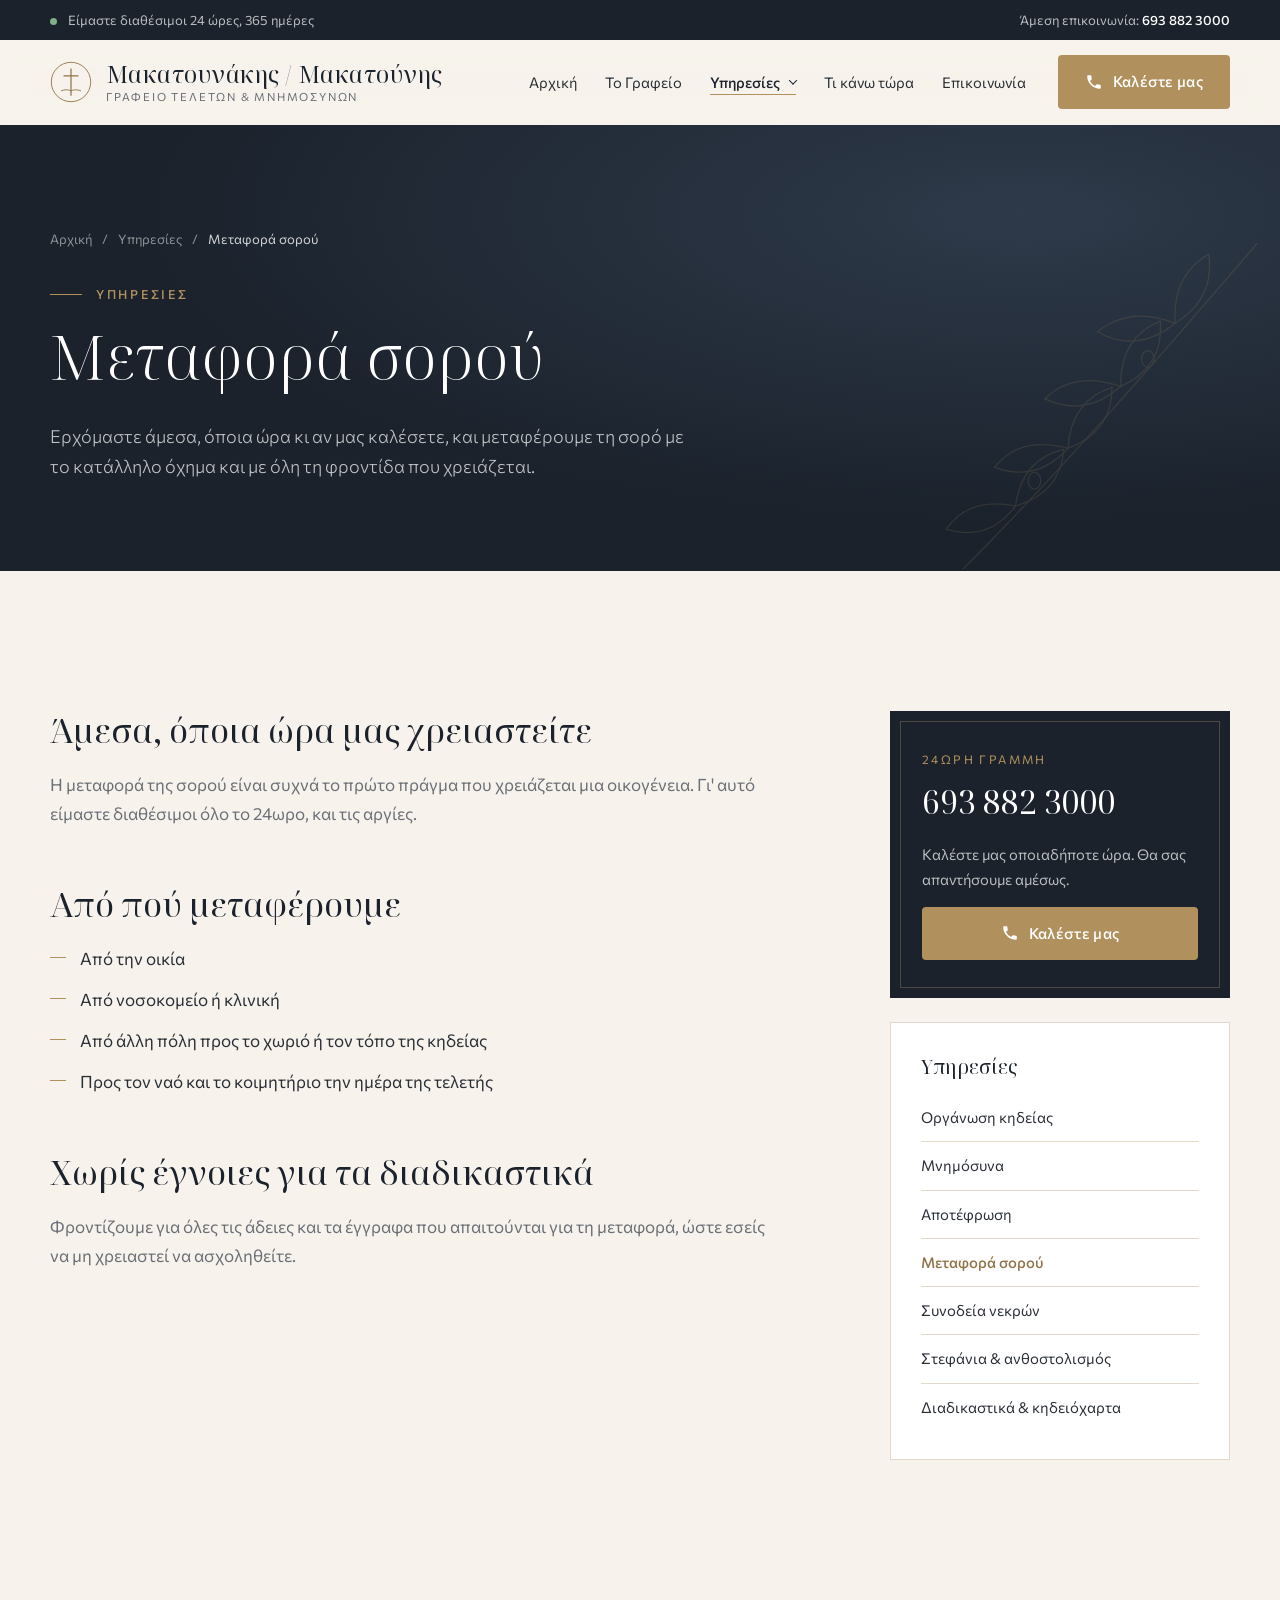
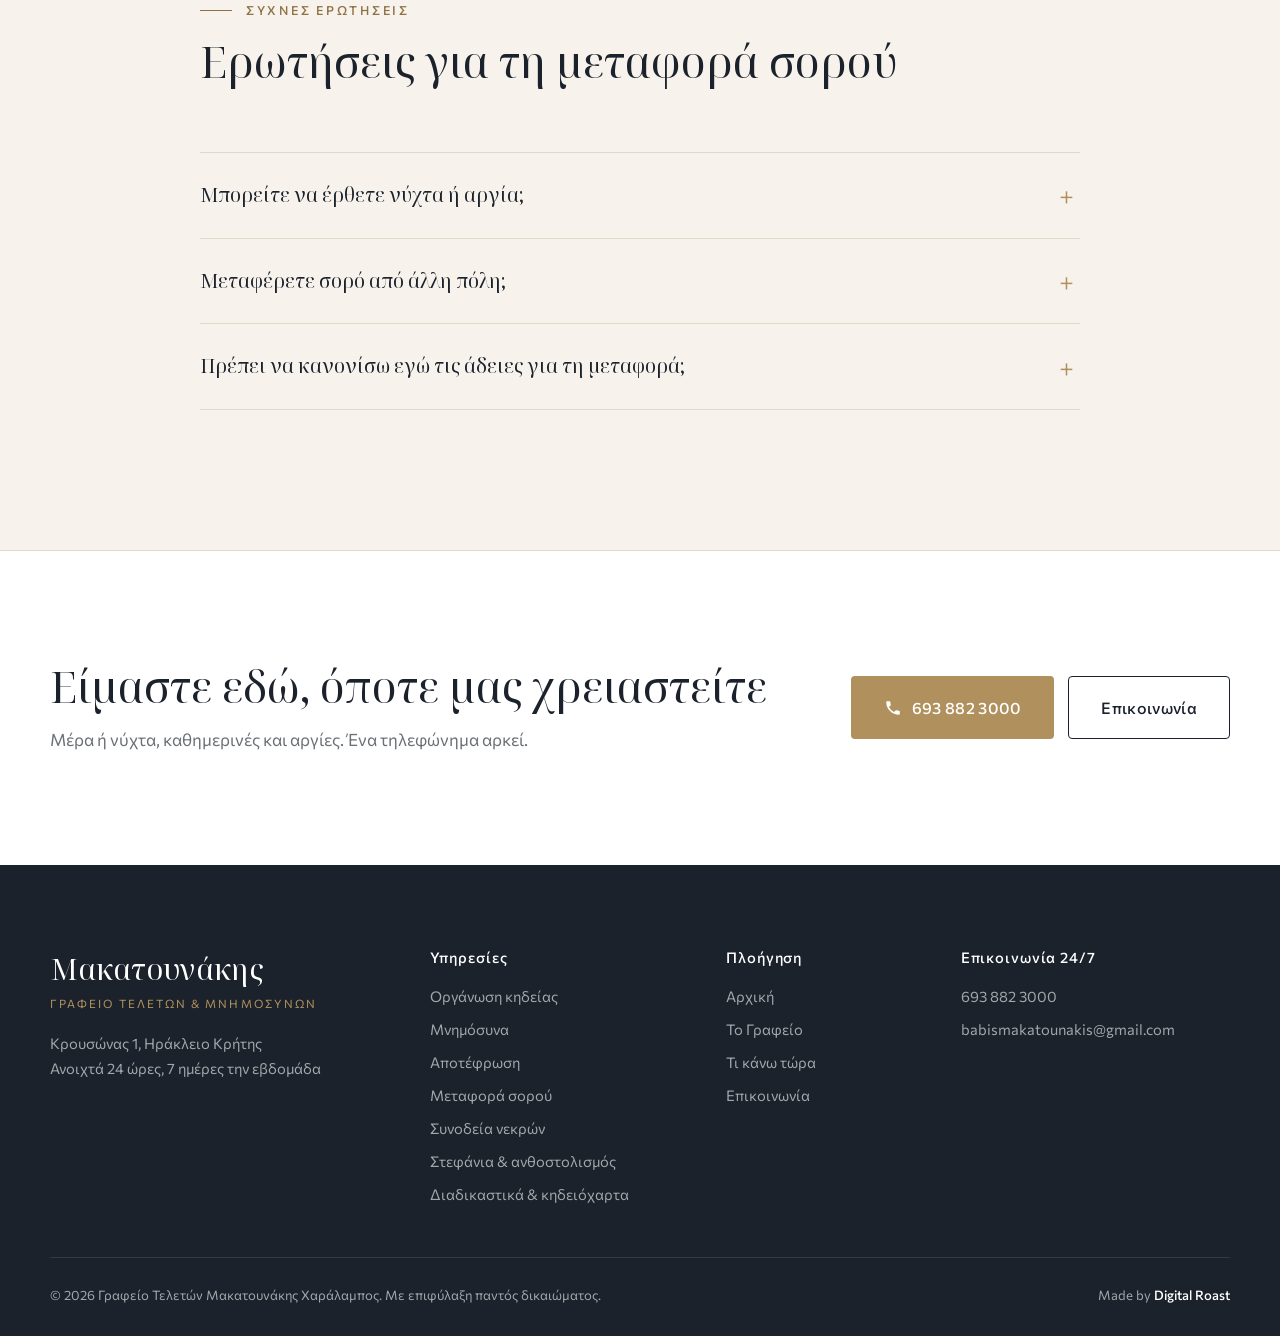
<file: ypiresies/metafora-sorou.html>
<!DOCTYPE html>
<html lang="el">
<head>
  <meta charset="UTF-8">
  <meta name="viewport" content="width=device-width, initial-scale=1">
  <title>Μεταφορά σορού, Κρουσώνας & Ηράκλειο | Γραφείο Τελετών Μακατουνάκης</title>
  <meta name="description" content="Μεταφορά σορού από σπίτι, νοσοκομείο ή άλλη πόλη. Γραφείο Τελετών Μακατουνάκης, Κρουσώνας Ηρακλείου. 24ωρη γραμμή: 693 882 3000.">
  <meta name="robots" content="index, follow, max-image-preview:large, max-snippet:-1, max-video-preview:-1">
  <meta name="theme-color" content="#1b222c">
  <meta property="og:type" content="website">
  <meta property="og:locale" content="el_GR">
  <meta property="og:site_name" content="Γραφείο Τελετών Μακατουνάκης">
  <meta name="twitter:card" content="summary_large_image">
  <meta name="twitter:title" content="Μεταφορά σορού, Κρουσώνας &amp; Ηράκλειο | Γραφείο Τελετών Μακατουνάκης">
  <meta name="twitter:description" content="Μεταφορά σορού από σπίτι, νοσοκομείο ή άλλη πόλη. Γραφείο Τελετών Μακατουνάκης, Κρουσώνας Ηρακλείου. 24ωρη γραμμή: 693 882 3000.">
  <meta name="twitter:image" content="https://teletesmakatounakis.gr/og-image.png">
  <meta property="og:title" content="Μεταφορά σορού, Κρουσώνας &amp; Ηράκλειο | Γραφείο Τελετών Μακατουνάκης">
  <meta property="og:description" content="Μεταφορά σορού από σπίτι, νοσοκομείο ή άλλη πόλη. Γραφείο Τελετών Μακατουνάκης, Κρουσώνας Ηρακλείου. 24ωρη γραμμή: 693 882 3000.">
  <link rel="canonical" href="https://teletesmakatounakis.gr/ypiresies/metafora-sorou">
  <meta property="og:url" content="https://teletesmakatounakis.gr/ypiresies/metafora-sorou">
  <meta property="og:image" content="https://teletesmakatounakis.gr/og-image.png">
  <meta property="og:image:width" content="1200">
  <meta property="og:image:height" content="630">
  <meta property="og:image:alt" content="Γραφείο Τελετών &amp; Μνημοσύνων Μακατουνάκης / Μακατούνης, Κρουσώνας Μαλεβιζίου">
  <link rel="icon" href="../favicon.svg" type="image/svg+xml">
  <link rel="preconnect" href="https://fonts.googleapis.com">
  <link rel="preconnect" href="https://fonts.gstatic.com" crossorigin>
  <link href="https://fonts.googleapis.com/css2?family=Commissioner:wght@300;400;500;600&family=Noto+Serif+Display:ital,wght@0,300;0,400;0,500;1,300;1,400&display=swap" rel="stylesheet">
  <link rel="stylesheet" href="../css/style.css">
  <script type="application/ld+json">
  {
    "@context": "https://schema.org",
    "@graph": [
      {
        "@type": ["FuneralHome", "LocalBusiness"],
        "@id": "https://teletesmakatounakis.gr/#funeralhome",
        "name": "Γραφείο Τελετών & Μνημοσύνων Μακατουνάκης Χαράλαμπος",
        "url": "https://teletesmakatounakis.gr/",
        "telephone": "+306938823000",
        "address": {
          "@type": "PostalAddress",
          "streetAddress": "Κρουσώνας 1",
          "addressLocality": "Κρουσώνας",
          "addressRegion": "Ηράκλειο, Κρήτη",
          "addressCountry": "GR"
        }
      },
      {
        "@type": "WebPage",
        "@id": "https://teletesmakatounakis.gr/ypiresies/metafora-sorou#webpage",
        "url": "https://teletesmakatounakis.gr/ypiresies/metafora-sorou",
        "name": "Μεταφορά σορού, Κρουσώνας & Ηράκλειο | Γραφείο Τελετών Μακατουνάκης",
        "description": "Μεταφορά σορού από σπίτι, νοσοκομείο ή άλλη πόλη. Γραφείο Τελετών Μακατουνάκης, Κρουσώνας Ηρακλείου. 24ωρη γραμμή: 693 882 3000.",
        "inLanguage": "el",
        "isPartOf": {
          "@id": "https://teletesmakatounakis.gr/#website"
        },
        "about": {
          "@id": "https://teletesmakatounakis.gr/#funeralhome"
        },
        "dateModified": "2026-11-09",
        "breadcrumb": {
          "@id": "https://teletesmakatounakis.gr/ypiresies/metafora-sorou#breadcrumb"
        },
        "mainEntity": {
          "@id": "https://teletesmakatounakis.gr/ypiresies/metafora-sorou#service"
        }
      },
      {
        "@type": "BreadcrumbList",
        "itemListElement": [
          {
            "@type": "ListItem",
            "position": 1,
            "name": "Αρχική",
            "item": "https://teletesmakatounakis.gr/"
          },
          {
            "@type": "ListItem",
            "position": 2,
            "name": "Υπηρεσίες",
            "item": "https://teletesmakatounakis.gr/ypiresies"
          },
          {
            "@type": "ListItem",
            "position": 3,
            "name": "Μεταφορά σορού",
            "item": "https://teletesmakatounakis.gr/ypiresies/metafora-sorou"
          }
        ],
        "@id": "https://teletesmakatounakis.gr/ypiresies/metafora-sorou#breadcrumb"
      },
      {
        "@type": "Service",
        "@id": "https://teletesmakatounakis.gr/ypiresies/metafora-sorou#service",
        "name": "Μεταφορά σορού",
        "serviceType": "Μεταφορά σορού",
        "description": "Μεταφορά σορού από σπίτι, νοσοκομείο ή άλλη πόλη. Γραφείο Τελετών Μακατουνάκης, Κρουσώνας Ηρακλείου. 24ωρη γραμμή: 693 882 3000.",
        "url": "https://teletesmakatounakis.gr/ypiresies/metafora-sorou",
        "provider": {
          "@id": "https://teletesmakatounakis.gr/#funeralhome"
        },
        "areaServed": [
          {
            "@type": "Place",
            "name": "Κρουσώνας"
          },
          {
            "@type": "Place",
            "name": "Δήμος Μαλεβιζίου"
          },
          {
            "@type": "Place",
            "name": "Ηράκλειο"
          }
        ],
        "availableChannel": {
          "@type": "ServiceChannel",
          "servicePhone": {
            "@type": "ContactPoint",
            "telephone": "+306938823000"
          }
        }
      },
      {
        "@type": "FAQPage",
        "@id": "https://teletesmakatounakis.gr/ypiresies/metafora-sorou#faq",
        "url": "https://teletesmakatounakis.gr/ypiresies/metafora-sorou",
        "mainEntity": [
          {
            "@type": "Question",
            "name": "Μπορείτε να έρθετε νύχτα ή αργία;",
            "acceptedAnswer": {
              "@type": "Answer",
              "text": "Ναι. Είμαστε διαθέσιμοι όλο το 24ωρο, 365 ημέρες τον χρόνο, και ερχόμαστε άμεσα στο σπίτι, στο νοσοκομείο ή στην κλινική."
            }
          },
          {
            "@type": "Question",
            "name": "Μεταφέρετε σορό από άλλη πόλη;",
            "acceptedAnswer": {
              "@type": "Answer",
              "text": "Ναι. Αναλαμβάνουμε τη μεταφορά από άλλη πόλη προς το χωριό ή τον τόπο της κηδείας, με κατάλληλο όχημα."
            }
          },
          {
            "@type": "Question",
            "name": "Πρέπει να κανονίσω εγώ τις άδειες για τη μεταφορά;",
            "acceptedAnswer": {
              "@type": "Answer",
              "text": "Όχι. Φροντίζουμε εμείς για όλες τις άδειες και τα έγγραφα που απαιτούνται, ώστε εσείς να μη χρειαστεί να ασχοληθείτε."
            }
          }
        ],
        "inLanguage": "el"
      }
    ]
  }
  </script>
</head>
<body>

<!-- ===== Top bar ===== -->
<div class="topbar">
  <div class="container topbar-inner">
    <span><span class="dot"></span> Είμαστε διαθέσιμοι 24 ώρες, 365 ημέρες</span>
    <a href="tel:+306938823000">Άμεση επικοινωνία: <strong>693 882 3000</strong></a>
  </div>
</div>

<!-- ===== Header ===== -->
<header class="header" id="header">
  <div class="container header-inner">
    <a href="/" class="brand" aria-label="Αρχική">
      <svg class="brand-mark" viewBox="0 0 48 48" aria-hidden="true">
        <circle cx="24" cy="24" r="22.5" fill="none" stroke="currentColor" stroke-width="1"/>
        <path d="M24 9v30M16 17h16" stroke="currentColor" stroke-width="1.4" stroke-linecap="round"/>
        <path d="M13 34c4-1.5 7-1.5 11 0 4-1.5 7-1.5 11 0" fill="none" stroke="currentColor" stroke-width="1" stroke-linecap="round"/>
      </svg>
      <span class="brand-text">
        <span class="brand-name">Μακατουνάκης&nbsp;/ Μακατούνης</span>
        <span class="brand-sub">Γραφείο Τελετών &amp; Μνημοσύνων</span>
      </span>
    </a>
    <nav class="nav" id="nav" aria-label="Κύριο μενού">
      <a href="/">Αρχική</a>
      <a href="/o-grafeio">Το Γραφείο</a>
      <div class="has-dropdown">
        <a href="/ypiresies" aria-current="page">Υπηρεσίες</a>
        <div class="dropdown">
          <a href="/ypiresies/organosi-kideias">Οργάνωση κηδείας</a>
          <a href="/ypiresies/mnimosyna">Μνημόσυνα</a>
          <a href="/ypiresies/apotefrosi">Αποτέφρωση</a>
          <a href="/ypiresies/metafora-sorou" aria-current="page">Μεταφορά σορού</a>
          <a href="/ypiresies/synodeia-nekron">Συνοδεία νεκρών</a>
          <a href="/ypiresies/stefania">Στεφάνια &amp; ανθοστολισμός</a>
          <a href="/ypiresies/diadikastika">Διαδικαστικά &amp; κηδειόχαρτα</a>
        </div>
      </div>
      <a href="/ti-kano-tora">Τι κάνω τώρα</a>
      <a href="/epikoinonia">Επικοινωνία</a>
    </nav>
    <a class="btn btn-gold header-cta" href="tel:+306938823000">
      <svg viewBox="0 0 24 24" aria-hidden="true"><path d="M6.6 10.8a15.1 15.1 0 0 0 6.6 6.6l2.2-2.2a1 1 0 0 1 1-.25 11.4 11.4 0 0 0 3.6.57 1 1 0 0 1 1 1V20a1 1 0 0 1-1 1A17 17 0 0 1 3 4a1 1 0 0 1 1-1h3.5a1 1 0 0 1 1 1c0 1.25.2 2.45.57 3.6a1 1 0 0 1-.25 1z"/></svg>
      Καλέστε μας
    </a>
    <button class="menu-toggle" id="menuToggle" aria-label="Μενού" aria-expanded="false" aria-controls="nav">
      <span></span><span></span>
    </button>
  </div>
</header>

<main>
  <section class="page-hero">
    <div class="hero-bg" aria-hidden="true">
      <svg class="hero-olive" viewBox="0 0 400 400">
        <g fill="none" stroke="currentColor" stroke-width="1.2" stroke-linecap="round">
          <path d="M60 360C140 280 220 190 340 50"/>
          <path d="M110 300c-30-6-52 2-66 22 26 8 48 2 66-22z"/>
          <path d="M110 300c4-30 20-48 46-54-2 28-18 46-46 54z"/>
          <path d="M160 245c-30-8-54-2-70 18 26 10 50 4 70-18z"/>
          <path d="M160 245c2-30 16-50 42-58 0 28-14 48-42 58z"/>
          <path d="M210 186c-30-10-54-6-72 12 26 12 50 8 72-12z"/>
          <path d="M210 186c0-30 12-52 38-62 2 28-10 50-38 62z"/>
          <path d="M262 126c-30-12-54-8-74 8 24 14 50 12 74-8z"/>
          <path d="M262 126c-2-30 8-52 32-66 4 28-6 50-32 66z"/>
          <ellipse cx="128" cy="276" rx="6" ry="8"/>
          <ellipse cx="236" cy="160" rx="6" ry="8"/>
        </g>
      </svg>
    </div>
    <div class="container hero-inner">
      <nav class="breadcrumb" aria-label="Διαδρομή"><a href="/">Αρχική</a><span aria-hidden="true">/</span><a href="/ypiresies">Υπηρεσίες</a><span aria-hidden="true">/</span><span aria-current="page">Μεταφορά σορού</span></nav>
      <p class="eyebrow">Υπηρεσίες</p>
      <h1>Μεταφορά σορού</h1>
      <p class="lead">Ερχόμαστε άμεσα, όποια ώρα κι αν μας καλέσετε, και μεταφέρουμε τη σορό με το κατάλληλο όχημα και με όλη τη φροντίδα που χρειάζεται.</p>
    </div>
  </section>

  <section class="section detail">
    <div class="container detail-inner">
      <article class="prose reveal">

          <h2>Άμεσα, όποια ώρα μας χρειαστείτε</h2>
          <p>Η μεταφορά της σορού είναι συχνά το πρώτο πράγμα που χρειάζεται μια οικογένεια. Γι' αυτό είμαστε διαθέσιμοι όλο το 24ωρο, και τις αργίες.</p>
          <h2>Από πού μεταφέρουμε</h2>
          <ul class="checklist">
            <li>Από την οικία</li>
            <li>Από νοσοκομείο ή κλινική</li>
            <li>Από άλλη πόλη προς το χωριό ή τον τόπο της κηδείας</li>
            <li>Προς τον ναό και το κοιμητήριο την ημέρα της τελετής</li>
          </ul>
          <h2>Χωρίς έγνοιες για τα διαδικαστικά</h2>
          <p>Φροντίζουμε για όλες τις άδειες και τα έγγραφα που απαιτούνται για τη μεταφορά, ώστε εσείς να μη χρειαστεί να ασχοληθείτε.</p>
      </article>
      <aside class="aside">
        <div class="aside-call">
          <p class="aside-label">24ωρη γραμμή</p>
          <a class="aside-phone" href="tel:+306938823000">693 882 3000</a>
          <p>Καλέστε μας οποιαδήποτε ώρα. Θα σας απαντήσουμε αμέσως.</p>
          <a class="btn btn-gold" href="tel:+306938823000"><svg viewBox="0 0 24 24" aria-hidden="true"><path d="M6.6 10.8a15.1 15.1 0 0 0 6.6 6.6l2.2-2.2a1 1 0 0 1 1-.25 11.4 11.4 0 0 0 3.6.57 1 1 0 0 1 1 1V20a1 1 0 0 1-1 1A17 17 0 0 1 3 4a1 1 0 0 1 1-1h3.5a1 1 0 0 1 1 1c0 1.25.2 2.45.57 3.6a1 1 0 0 1-.25 1z"/></svg>Καλέστε μας</a>
        </div>
        <div class="aside-links">
          <p class="aside-title">Υπηρεσίες</p>
          <ul>
            <li><a href="/ypiresies/organosi-kideias">Οργάνωση κηδείας</a></li>
            <li><a href="/ypiresies/mnimosyna">Μνημόσυνα</a></li>
            <li><a href="/ypiresies/apotefrosi">Αποτέφρωση</a></li>
            <li><a href="/ypiresies/metafora-sorou" aria-current="page">Μεταφορά σορού</a></li>
            <li><a href="/ypiresies/synodeia-nekron">Συνοδεία νεκρών</a></li>
            <li><a href="/ypiresies/stefania">Στεφάνια &amp; ανθοστολισμός</a></li>
            <li><a href="/ypiresies/diadikastika">Διαδικαστικά &amp; κηδειόχαρτα</a></li>
          </ul>
        </div>
      </aside>
    </div>
  </section>

  <section class="section faq faq-tight" id="erotiseis">
    <div class="container faq-inner">
      <div class="section-head reveal">
        <p class="eyebrow">Συχνές ερωτήσεις</p>
        <h2>Ερωτήσεις για τη μεταφορά σορού</h2>
      </div>
      <div class="faq-list reveal">
        <details>
          <summary>Μπορείτε να έρθετε νύχτα ή αργία;</summary>
          <p>Ναι. Είμαστε διαθέσιμοι όλο το 24ωρο, 365 ημέρες τον χρόνο, και ερχόμαστε άμεσα στο σπίτι, στο νοσοκομείο ή στην κλινική.</p>
        </details>
        <details>
          <summary>Μεταφέρετε σορό από άλλη πόλη;</summary>
          <p>Ναι. Αναλαμβάνουμε τη μεταφορά από άλλη πόλη προς το χωριό ή τον τόπο της κηδείας, με κατάλληλο όχημα.</p>
        </details>
        <details>
          <summary>Πρέπει να κανονίσω εγώ τις άδειες για τη μεταφορά;</summary>
          <p>Όχι. Φροντίζουμε εμείς για όλες τις άδειες και τα έγγραφα που απαιτούνται, ώστε εσείς να μη χρειαστεί να ασχοληθείτε.</p>
        </details>
      </div>
    </div>
  </section>

  <!-- ===== CTA ===== -->
  <section class="cta">
    <div class="container cta-inner reveal">
      <div>
        <h2>Είμαστε εδώ, όποτε μας χρειαστείτε</h2>
        <p>Μέρα ή νύχτα, καθημερινές και αργίες. Ένα τηλεφώνημα αρκεί.</p>
      </div>
      <div class="cta-actions">
        <a class="btn btn-gold btn-lg" href="tel:+306938823000"><svg viewBox="0 0 24 24" aria-hidden="true"><path d="M6.6 10.8a15.1 15.1 0 0 0 6.6 6.6l2.2-2.2a1 1 0 0 1 1-.25 11.4 11.4 0 0 0 3.6.57 1 1 0 0 1 1 1V20a1 1 0 0 1-1 1A17 17 0 0 1 3 4a1 1 0 0 1 1-1h3.5a1 1 0 0 1 1 1c0 1.25.2 2.45.57 3.6a1 1 0 0 1-.25 1z"/></svg>693 882 3000</a>
        <a class="btn btn-outline btn-lg" href="/epikoinonia">Επικοινωνία</a>
      </div>
    </div>
  </section>

</main>

<!-- ===== Footer ===== -->
<footer class="footer">
  <div class="container">
    <div class="footer-top">
      <div>
        <p class="footer-brand">Μακατουνάκης</p>
        <p class="footer-sub">Γραφείο Τελετών &amp; Μνημοσύνων</p>
        <p class="footer-text">Κρουσώνας 1, Ηράκλειο Κρήτης<br>Ανοιχτά 24 ώρες, 7 ημέρες την εβδομάδα</p>
      </div>
      <div>
        <p class="footer-title">Υπηρεσίες</p>
        <ul>
          <li><a href="/ypiresies/organosi-kideias">Οργάνωση κηδείας</a></li>
          <li><a href="/ypiresies/mnimosyna">Μνημόσυνα</a></li>
          <li><a href="/ypiresies/apotefrosi">Αποτέφρωση</a></li>
          <li><a href="/ypiresies/metafora-sorou">Μεταφορά σορού</a></li>
          <li><a href="/ypiresies/synodeia-nekron">Συνοδεία νεκρών</a></li>
          <li><a href="/ypiresies/stefania">Στεφάνια &amp; ανθοστολισμός</a></li>
          <li><a href="/ypiresies/diadikastika">Διαδικαστικά &amp; κηδειόχαρτα</a></li>
        </ul>
      </div>
      <div>
        <p class="footer-title">Πλοήγηση</p>
        <ul>
          <li><a href="/">Αρχική</a></li>
          <li><a href="/o-grafeio">Το Γραφείο</a></li>
          <li><a href="/ti-kano-tora">Τι κάνω τώρα</a></li>
          <li><a href="/epikoinonia">Επικοινωνία</a></li>
        </ul>
      </div>
      <div>
        <p class="footer-title">Επικοινωνία 24/7</p>
        <ul>
          <li><a href="tel:+306938823000">693 882 3000</a></li>
          <li><a href="mailto:babismakatounakis@gmail.com">babismakatounakis@gmail.com</a></li>
        </ul>
      </div>
    </div>
    <div class="footer-bottom">
      <span>© <span data-year>2026</span> Γραφείο Τελετών Μακατουνάκης Χαράλαμπος. Με επιφύλαξη παντός δικαιώματος.</span>
      <a class="credit" href="https://digitalroast.gr" target="_blank" rel="noopener">Made by <strong>Digital Roast</strong></a>
    </div>
  </div>
</footer>

<!-- ===== Mobile call bar ===== -->
<a class="callbar" href="tel:+306938823000">
  <svg viewBox="0 0 24 24" aria-hidden="true"><path d="M6.6 10.8a15.1 15.1 0 0 0 6.6 6.6l2.2-2.2a1 1 0 0 1 1-.25 11.4 11.4 0 0 0 3.6.57 1 1 0 0 1 1 1V20a1 1 0 0 1-1 1A17 17 0 0 1 3 4a1 1 0 0 1 1-1h3.5a1 1 0 0 1 1 1c0 1.25.2 2.45.57 3.6a1 1 0 0 1-.25 1z"/></svg>
  Καλέστε 24/7 · 693 882 3000
</a>

<script src="../js/main.js"></script>
</body>
</html>
</file>
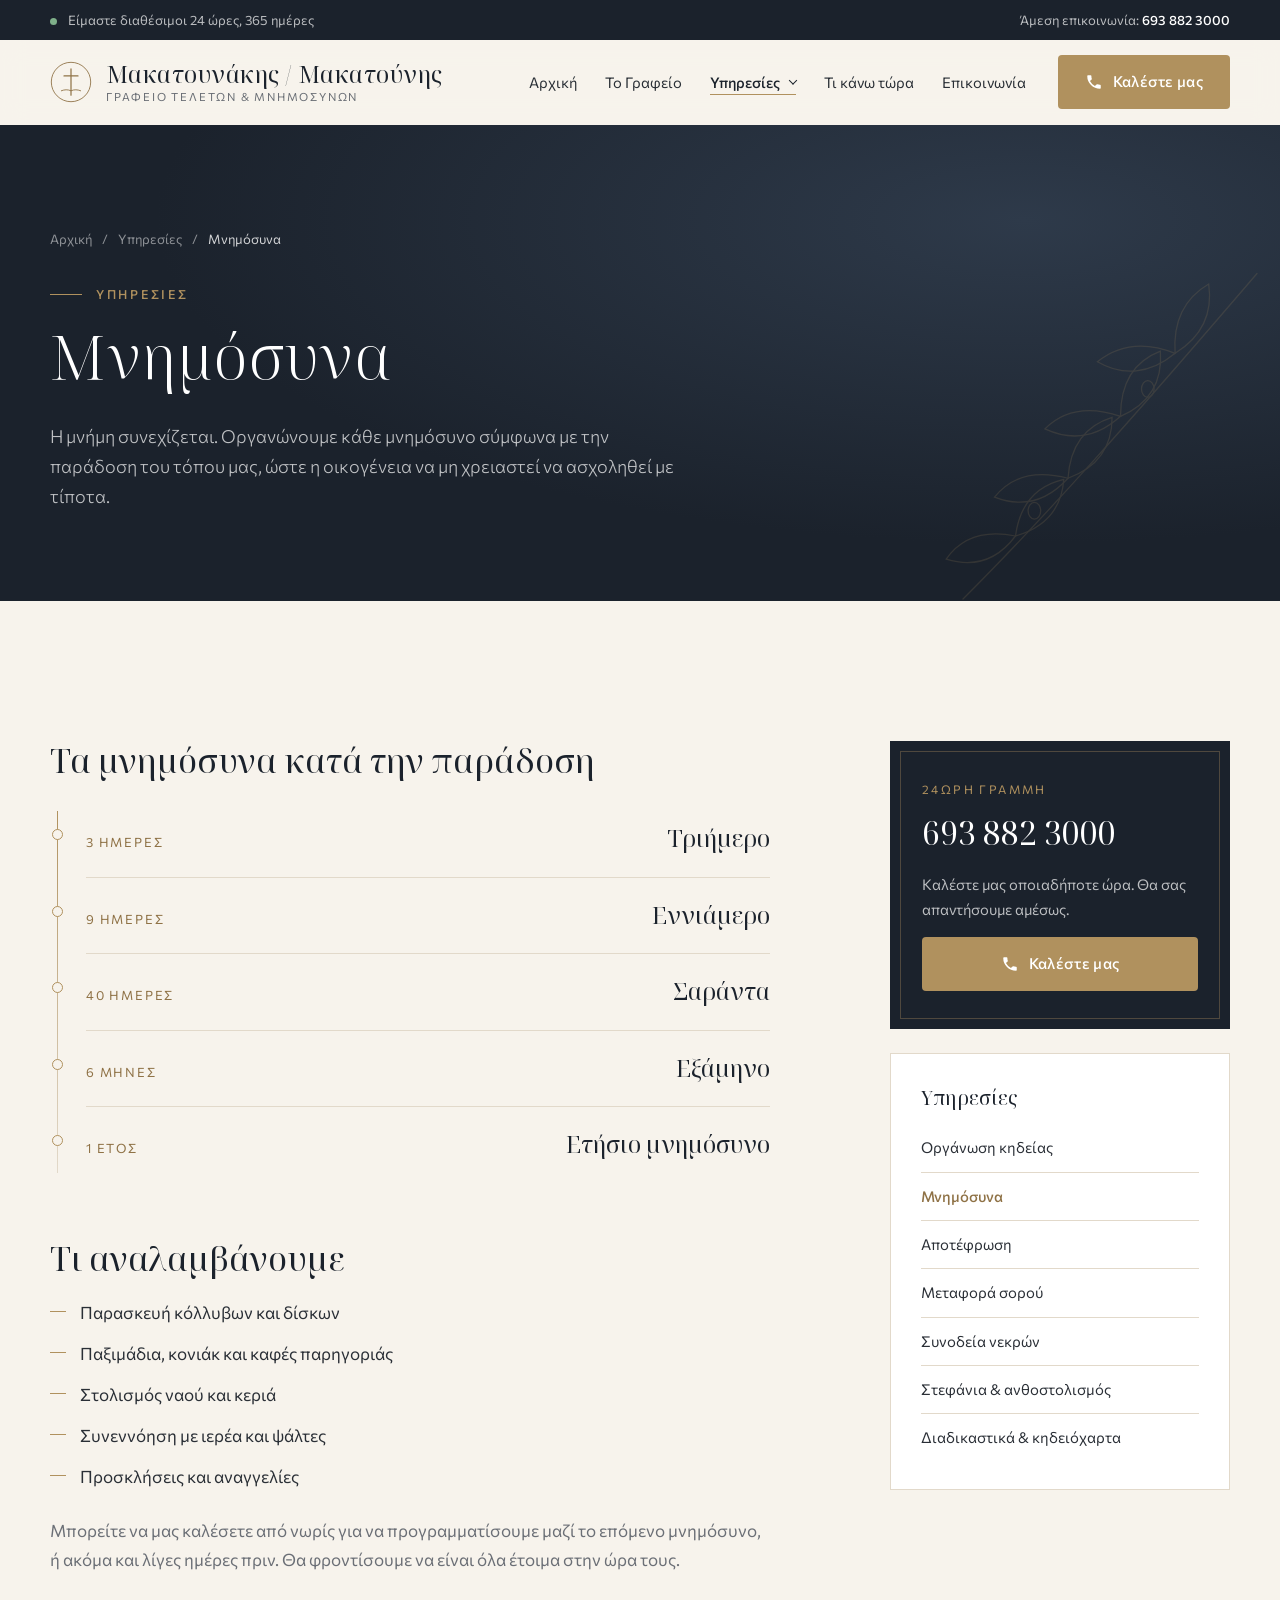
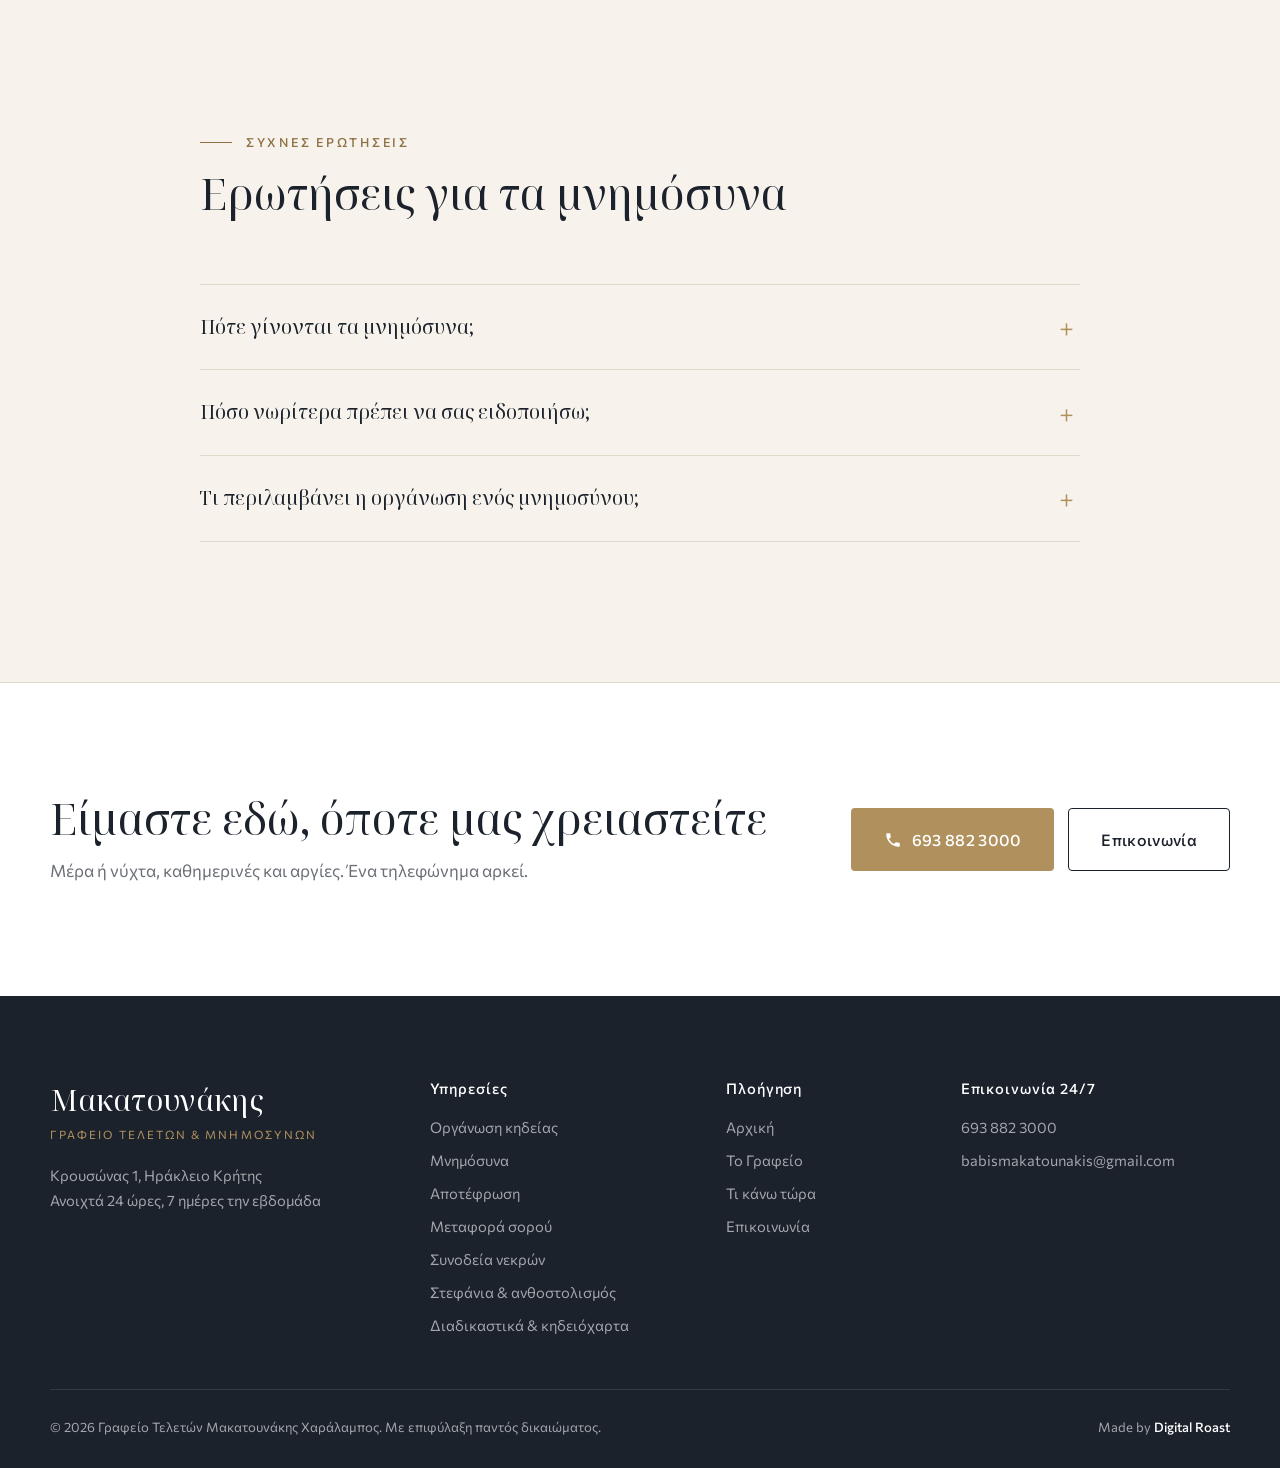
<file: ypiresies/mnimosyna.html>
<!DOCTYPE html>
<html lang="el">
<head>
  <meta charset="UTF-8">
  <meta name="viewport" content="width=device-width, initial-scale=1">
  <title>Μνημόσυνα, Κρουσώνας & Ηράκλειο | Γραφείο Τελετών Μακατουνάκης</title>
  <meta name="description" content="Οργάνωση μνημοσύνων στον Κρουσώνα και στο Ηράκλειο: κόλλυβα, στολισμός ναού, καφές παρηγοριάς. Τηλ. 693 882 3000.">
  <meta name="robots" content="index, follow, max-image-preview:large, max-snippet:-1, max-video-preview:-1">
  <meta name="theme-color" content="#1b222c">
  <meta property="og:type" content="website">
  <meta property="og:locale" content="el_GR">
  <meta property="og:site_name" content="Γραφείο Τελετών Μακατουνάκης">
  <meta name="twitter:card" content="summary_large_image">
  <meta name="twitter:title" content="Μνημόσυνα, Κρουσώνας &amp; Ηράκλειο | Γραφείο Τελετών Μακατουνάκης">
  <meta name="twitter:description" content="Οργάνωση μνημοσύνων στον Κρουσώνα και στο Ηράκλειο: κόλλυβα, στολισμός ναού, καφές παρηγοριάς. Τηλ. 693 882 3000.">
  <meta name="twitter:image" content="https://teletesmakatounakis.gr/og-image.png">
  <meta property="og:title" content="Μνημόσυνα, Κρουσώνας &amp; Ηράκλειο | Γραφείο Τελετών Μακατουνάκης">
  <meta property="og:description" content="Οργάνωση μνημοσύνων στον Κρουσώνα και στο Ηράκλειο: κόλλυβα, στολισμός ναού, καφές παρηγοριάς. Τηλ. 693 882 3000.">
  <link rel="canonical" href="https://teletesmakatounakis.gr/ypiresies/mnimosyna">
  <meta property="og:url" content="https://teletesmakatounakis.gr/ypiresies/mnimosyna">
  <meta property="og:image" content="https://teletesmakatounakis.gr/og-image.png">
  <meta property="og:image:width" content="1200">
  <meta property="og:image:height" content="630">
  <meta property="og:image:alt" content="Γραφείο Τελετών &amp; Μνημοσύνων Μακατουνάκης / Μακατούνης, Κρουσώνας Μαλεβιζίου">
  <link rel="icon" href="../favicon.svg" type="image/svg+xml">
  <link rel="preconnect" href="https://fonts.googleapis.com">
  <link rel="preconnect" href="https://fonts.gstatic.com" crossorigin>
  <link href="https://fonts.googleapis.com/css2?family=Commissioner:wght@300;400;500;600&family=Noto+Serif+Display:ital,wght@0,300;0,400;0,500;1,300;1,400&display=swap" rel="stylesheet">
  <link rel="stylesheet" href="../css/style.css">
  <script type="application/ld+json">
  {
    "@context": "https://schema.org",
    "@graph": [
      {
        "@type": ["FuneralHome", "LocalBusiness"],
        "@id": "https://teletesmakatounakis.gr/#funeralhome",
        "name": "Γραφείο Τελετών & Μνημοσύνων Μακατουνάκης Χαράλαμπος",
        "url": "https://teletesmakatounakis.gr/",
        "telephone": "+306938823000",
        "address": {
          "@type": "PostalAddress",
          "streetAddress": "Κρουσώνας 1",
          "addressLocality": "Κρουσώνας",
          "addressRegion": "Ηράκλειο, Κρήτη",
          "addressCountry": "GR"
        }
      },
      {
        "@type": "WebPage",
        "@id": "https://teletesmakatounakis.gr/ypiresies/mnimosyna#webpage",
        "url": "https://teletesmakatounakis.gr/ypiresies/mnimosyna",
        "name": "Μνημόσυνα, Κρουσώνας & Ηράκλειο | Γραφείο Τελετών Μακατουνάκης",
        "description": "Οργάνωση μνημοσύνων στον Κρουσώνα και στο Ηράκλειο: κόλλυβα, στολισμός ναού, καφές παρηγοριάς. Τηλ. 693 882 3000.",
        "inLanguage": "el",
        "isPartOf": {
          "@id": "https://teletesmakatounakis.gr/#website"
        },
        "about": {
          "@id": "https://teletesmakatounakis.gr/#funeralhome"
        },
        "dateModified": "2026-11-09",
        "breadcrumb": {
          "@id": "https://teletesmakatounakis.gr/ypiresies/mnimosyna#breadcrumb"
        },
        "mainEntity": {
          "@id": "https://teletesmakatounakis.gr/ypiresies/mnimosyna#service"
        }
      },
      {
        "@type": "BreadcrumbList",
        "itemListElement": [
          {
            "@type": "ListItem",
            "position": 1,
            "name": "Αρχική",
            "item": "https://teletesmakatounakis.gr/"
          },
          {
            "@type": "ListItem",
            "position": 2,
            "name": "Υπηρεσίες",
            "item": "https://teletesmakatounakis.gr/ypiresies"
          },
          {
            "@type": "ListItem",
            "position": 3,
            "name": "Οργάνωση μνημοσύνων",
            "item": "https://teletesmakatounakis.gr/ypiresies/mnimosyna"
          }
        ],
        "@id": "https://teletesmakatounakis.gr/ypiresies/mnimosyna#breadcrumb"
      },
      {
        "@type": "Service",
        "@id": "https://teletesmakatounakis.gr/ypiresies/mnimosyna#service",
        "name": "Οργάνωση μνημοσύνων",
        "serviceType": "Μνημόσυνο",
        "description": "Οργάνωση μνημοσύνων στον Κρουσώνα και στο Ηράκλειο: κόλλυβα, στολισμός ναού, καφές παρηγοριάς. Τηλ. 693 882 3000.",
        "url": "https://teletesmakatounakis.gr/ypiresies/mnimosyna",
        "provider": {
          "@id": "https://teletesmakatounakis.gr/#funeralhome"
        },
        "areaServed": [
          {
            "@type": "Place",
            "name": "Κρουσώνας"
          },
          {
            "@type": "Place",
            "name": "Δήμος Μαλεβιζίου"
          },
          {
            "@type": "Place",
            "name": "Ηράκλειο"
          }
        ],
        "availableChannel": {
          "@type": "ServiceChannel",
          "servicePhone": {
            "@type": "ContactPoint",
            "telephone": "+306938823000"
          }
        }
      },
      {
        "@type": "FAQPage",
        "@id": "https://teletesmakatounakis.gr/ypiresies/mnimosyna#faq",
        "url": "https://teletesmakatounakis.gr/ypiresies/mnimosyna",
        "mainEntity": [
          {
            "@type": "Question",
            "name": "Πότε γίνονται τα μνημόσυνα;",
            "acceptedAnswer": {
              "@type": "Answer",
              "text": "Κατά την παράδοση τελούνται στις 3, στις 9 και στις 40 ημέρες, στους 6 μήνες και στον 1 χρόνο από την κοίμηση. Την ακριβή ημέρα τη συμφωνούμε μαζί σας και με τον ναό."
            }
          },
          {
            "@type": "Question",
            "name": "Πόσο νωρίτερα πρέπει να σας ειδοποιήσω;",
            "acceptedAnswer": {
              "@type": "Answer",
              "text": "Μπορείτε να μας καλέσετε από νωρίς για να προγραμματίσουμε μαζί το μνημόσυνο, ή ακόμα και λίγες ημέρες πριν. Θα φροντίσουμε να είναι όλα έτοιμα στην ώρα τους."
            }
          },
          {
            "@type": "Question",
            "name": "Τι περιλαμβάνει η οργάνωση ενός μνημοσύνου;",
            "acceptedAnswer": {
              "@type": "Answer",
              "text": "Παρασκευή κόλλυβων και δίσκων, παξιμάδια, κονιάκ και καφέ παρηγοριάς, στολισμό ναού και κεριά, συνεννόηση με ιερέα και ψάλτες, καθώς και προσκλήσεις και αναγγελίες."
            }
          }
        ],
        "inLanguage": "el"
      }
    ]
  }
  </script>
</head>
<body>

<!-- ===== Top bar ===== -->
<div class="topbar">
  <div class="container topbar-inner">
    <span><span class="dot"></span> Είμαστε διαθέσιμοι 24 ώρες, 365 ημέρες</span>
    <a href="tel:+306938823000">Άμεση επικοινωνία: <strong>693 882 3000</strong></a>
  </div>
</div>

<!-- ===== Header ===== -->
<header class="header" id="header">
  <div class="container header-inner">
    <a href="/" class="brand" aria-label="Αρχική">
      <svg class="brand-mark" viewBox="0 0 48 48" aria-hidden="true">
        <circle cx="24" cy="24" r="22.5" fill="none" stroke="currentColor" stroke-width="1"/>
        <path d="M24 9v30M16 17h16" stroke="currentColor" stroke-width="1.4" stroke-linecap="round"/>
        <path d="M13 34c4-1.5 7-1.5 11 0 4-1.5 7-1.5 11 0" fill="none" stroke="currentColor" stroke-width="1" stroke-linecap="round"/>
      </svg>
      <span class="brand-text">
        <span class="brand-name">Μακατουνάκης&nbsp;/ Μακατούνης</span>
        <span class="brand-sub">Γραφείο Τελετών &amp; Μνημοσύνων</span>
      </span>
    </a>
    <nav class="nav" id="nav" aria-label="Κύριο μενού">
      <a href="/">Αρχική</a>
      <a href="/o-grafeio">Το Γραφείο</a>
      <div class="has-dropdown">
        <a href="/ypiresies" aria-current="page">Υπηρεσίες</a>
        <div class="dropdown">
          <a href="/ypiresies/organosi-kideias">Οργάνωση κηδείας</a>
          <a href="/ypiresies/mnimosyna" aria-current="page">Μνημόσυνα</a>
          <a href="/ypiresies/apotefrosi">Αποτέφρωση</a>
          <a href="/ypiresies/metafora-sorou">Μεταφορά σορού</a>
          <a href="/ypiresies/synodeia-nekron">Συνοδεία νεκρών</a>
          <a href="/ypiresies/stefania">Στεφάνια &amp; ανθοστολισμός</a>
          <a href="/ypiresies/diadikastika">Διαδικαστικά &amp; κηδειόχαρτα</a>
        </div>
      </div>
      <a href="/ti-kano-tora">Τι κάνω τώρα</a>
      <a href="/epikoinonia">Επικοινωνία</a>
    </nav>
    <a class="btn btn-gold header-cta" href="tel:+306938823000">
      <svg viewBox="0 0 24 24" aria-hidden="true"><path d="M6.6 10.8a15.1 15.1 0 0 0 6.6 6.6l2.2-2.2a1 1 0 0 1 1-.25 11.4 11.4 0 0 0 3.6.57 1 1 0 0 1 1 1V20a1 1 0 0 1-1 1A17 17 0 0 1 3 4a1 1 0 0 1 1-1h3.5a1 1 0 0 1 1 1c0 1.25.2 2.45.57 3.6a1 1 0 0 1-.25 1z"/></svg>
      Καλέστε μας
    </a>
    <button class="menu-toggle" id="menuToggle" aria-label="Μενού" aria-expanded="false" aria-controls="nav">
      <span></span><span></span>
    </button>
  </div>
</header>

<main>
  <section class="page-hero">
    <div class="hero-bg" aria-hidden="true">
      <svg class="hero-olive" viewBox="0 0 400 400">
        <g fill="none" stroke="currentColor" stroke-width="1.2" stroke-linecap="round">
          <path d="M60 360C140 280 220 190 340 50"/>
          <path d="M110 300c-30-6-52 2-66 22 26 8 48 2 66-22z"/>
          <path d="M110 300c4-30 20-48 46-54-2 28-18 46-46 54z"/>
          <path d="M160 245c-30-8-54-2-70 18 26 10 50 4 70-18z"/>
          <path d="M160 245c2-30 16-50 42-58 0 28-14 48-42 58z"/>
          <path d="M210 186c-30-10-54-6-72 12 26 12 50 8 72-12z"/>
          <path d="M210 186c0-30 12-52 38-62 2 28-10 50-38 62z"/>
          <path d="M262 126c-30-12-54-8-74 8 24 14 50 12 74-8z"/>
          <path d="M262 126c-2-30 8-52 32-66 4 28-6 50-32 66z"/>
          <ellipse cx="128" cy="276" rx="6" ry="8"/>
          <ellipse cx="236" cy="160" rx="6" ry="8"/>
        </g>
      </svg>
    </div>
    <div class="container hero-inner">
      <nav class="breadcrumb" aria-label="Διαδρομή"><a href="/">Αρχική</a><span aria-hidden="true">/</span><a href="/ypiresies">Υπηρεσίες</a><span aria-hidden="true">/</span><span aria-current="page">Μνημόσυνα</span></nav>
      <p class="eyebrow">Υπηρεσίες</p>
      <h1>Μνημόσυνα</h1>
      <p class="lead">Η μνήμη συνεχίζεται. Οργανώνουμε κάθε μνημόσυνο σύμφωνα με την παράδοση του τόπου μας, ώστε η οικογένεια να μη χρειαστεί να ασχοληθεί με τίποτα.</p>
    </div>
  </section>

  <section class="section detail">
    <div class="container detail-inner">
      <article class="prose reveal">

          <h2>Τα μνημόσυνα κατά την παράδοση</h2>
          <div class="timeline">
            <div class="tl-item"><span>3 ημέρες</span><p>Τριήμερο</p></div>
            <div class="tl-item"><span>9 ημέρες</span><p>Εννιάμερο</p></div>
            <div class="tl-item"><span>40 ημέρες</span><p>Σαράντα</p></div>
            <div class="tl-item"><span>6 μήνες</span><p>Εξάμηνο</p></div>
            <div class="tl-item"><span>1 έτος</span><p>Ετήσιο μνημόσυνο</p></div>
          </div>
          <h2>Τι αναλαμβάνουμε</h2>
          <ul class="checklist">
            <li>Παρασκευή κόλλυβων και δίσκων</li>
            <li>Παξιμάδια, κονιάκ και καφές παρηγοριάς</li>
            <li>Στολισμός ναού και κεριά</li>
            <li>Συνεννόηση με ιερέα και ψάλτες</li>
            <li>Προσκλήσεις και αναγγελίες</li>
          </ul>
          <p>Μπορείτε να μας καλέσετε από νωρίς για να προγραμματίσουμε μαζί το επόμενο μνημόσυνο, ή ακόμα και λίγες ημέρες πριν. Θα φροντίσουμε να είναι όλα έτοιμα στην ώρα τους.</p>
      </article>
      <aside class="aside">
        <div class="aside-call">
          <p class="aside-label">24ωρη γραμμή</p>
          <a class="aside-phone" href="tel:+306938823000">693 882 3000</a>
          <p>Καλέστε μας οποιαδήποτε ώρα. Θα σας απαντήσουμε αμέσως.</p>
          <a class="btn btn-gold" href="tel:+306938823000"><svg viewBox="0 0 24 24" aria-hidden="true"><path d="M6.6 10.8a15.1 15.1 0 0 0 6.6 6.6l2.2-2.2a1 1 0 0 1 1-.25 11.4 11.4 0 0 0 3.6.57 1 1 0 0 1 1 1V20a1 1 0 0 1-1 1A17 17 0 0 1 3 4a1 1 0 0 1 1-1h3.5a1 1 0 0 1 1 1c0 1.25.2 2.45.57 3.6a1 1 0 0 1-.25 1z"/></svg>Καλέστε μας</a>
        </div>
        <div class="aside-links">
          <p class="aside-title">Υπηρεσίες</p>
          <ul>
            <li><a href="/ypiresies/organosi-kideias">Οργάνωση κηδείας</a></li>
            <li><a href="/ypiresies/mnimosyna" aria-current="page">Μνημόσυνα</a></li>
            <li><a href="/ypiresies/apotefrosi">Αποτέφρωση</a></li>
            <li><a href="/ypiresies/metafora-sorou">Μεταφορά σορού</a></li>
            <li><a href="/ypiresies/synodeia-nekron">Συνοδεία νεκρών</a></li>
            <li><a href="/ypiresies/stefania">Στεφάνια &amp; ανθοστολισμός</a></li>
            <li><a href="/ypiresies/diadikastika">Διαδικαστικά &amp; κηδειόχαρτα</a></li>
          </ul>
        </div>
      </aside>
    </div>
  </section>

  <section class="section faq faq-tight" id="erotiseis">
    <div class="container faq-inner">
      <div class="section-head reveal">
        <p class="eyebrow">Συχνές ερωτήσεις</p>
        <h2>Ερωτήσεις για τα μνημόσυνα</h2>
      </div>
      <div class="faq-list reveal">
        <details>
          <summary>Πότε γίνονται τα μνημόσυνα;</summary>
          <p>Κατά την παράδοση τελούνται στις 3, στις 9 και στις 40 ημέρες, στους 6 μήνες και στον 1 χρόνο από την κοίμηση. Την ακριβή ημέρα τη συμφωνούμε μαζί σας και με τον ναό.</p>
        </details>
        <details>
          <summary>Πόσο νωρίτερα πρέπει να σας ειδοποιήσω;</summary>
          <p>Μπορείτε να μας καλέσετε από νωρίς για να προγραμματίσουμε μαζί το μνημόσυνο, ή ακόμα και λίγες ημέρες πριν. Θα φροντίσουμε να είναι όλα έτοιμα στην ώρα τους.</p>
        </details>
        <details>
          <summary>Τι περιλαμβάνει η οργάνωση ενός μνημοσύνου;</summary>
          <p>Παρασκευή κόλλυβων και δίσκων, παξιμάδια, κονιάκ και καφέ παρηγοριάς, στολισμό ναού και κεριά, συνεννόηση με ιερέα και ψάλτες, καθώς και προσκλήσεις και αναγγελίες.</p>
        </details>
      </div>
    </div>
  </section>

  <!-- ===== CTA ===== -->
  <section class="cta">
    <div class="container cta-inner reveal">
      <div>
        <h2>Είμαστε εδώ, όποτε μας χρειαστείτε</h2>
        <p>Μέρα ή νύχτα, καθημερινές και αργίες. Ένα τηλεφώνημα αρκεί.</p>
      </div>
      <div class="cta-actions">
        <a class="btn btn-gold btn-lg" href="tel:+306938823000"><svg viewBox="0 0 24 24" aria-hidden="true"><path d="M6.6 10.8a15.1 15.1 0 0 0 6.6 6.6l2.2-2.2a1 1 0 0 1 1-.25 11.4 11.4 0 0 0 3.6.57 1 1 0 0 1 1 1V20a1 1 0 0 1-1 1A17 17 0 0 1 3 4a1 1 0 0 1 1-1h3.5a1 1 0 0 1 1 1c0 1.25.2 2.45.57 3.6a1 1 0 0 1-.25 1z"/></svg>693 882 3000</a>
        <a class="btn btn-outline btn-lg" href="/epikoinonia">Επικοινωνία</a>
      </div>
    </div>
  </section>

</main>

<!-- ===== Footer ===== -->
<footer class="footer">
  <div class="container">
    <div class="footer-top">
      <div>
        <p class="footer-brand">Μακατουνάκης</p>
        <p class="footer-sub">Γραφείο Τελετών &amp; Μνημοσύνων</p>
        <p class="footer-text">Κρουσώνας 1, Ηράκλειο Κρήτης<br>Ανοιχτά 24 ώρες, 7 ημέρες την εβδομάδα</p>
      </div>
      <div>
        <p class="footer-title">Υπηρεσίες</p>
        <ul>
          <li><a href="/ypiresies/organosi-kideias">Οργάνωση κηδείας</a></li>
          <li><a href="/ypiresies/mnimosyna">Μνημόσυνα</a></li>
          <li><a href="/ypiresies/apotefrosi">Αποτέφρωση</a></li>
          <li><a href="/ypiresies/metafora-sorou">Μεταφορά σορού</a></li>
          <li><a href="/ypiresies/synodeia-nekron">Συνοδεία νεκρών</a></li>
          <li><a href="/ypiresies/stefania">Στεφάνια &amp; ανθοστολισμός</a></li>
          <li><a href="/ypiresies/diadikastika">Διαδικαστικά &amp; κηδειόχαρτα</a></li>
        </ul>
      </div>
      <div>
        <p class="footer-title">Πλοήγηση</p>
        <ul>
          <li><a href="/">Αρχική</a></li>
          <li><a href="/o-grafeio">Το Γραφείο</a></li>
          <li><a href="/ti-kano-tora">Τι κάνω τώρα</a></li>
          <li><a href="/epikoinonia">Επικοινωνία</a></li>
        </ul>
      </div>
      <div>
        <p class="footer-title">Επικοινωνία 24/7</p>
        <ul>
          <li><a href="tel:+306938823000">693 882 3000</a></li>
          <li><a href="mailto:babismakatounakis@gmail.com">babismakatounakis@gmail.com</a></li>
        </ul>
      </div>
    </div>
    <div class="footer-bottom">
      <span>© <span data-year>2026</span> Γραφείο Τελετών Μακατουνάκης Χαράλαμπος. Με επιφύλαξη παντός δικαιώματος.</span>
      <a class="credit" href="https://digitalroast.gr" target="_blank" rel="noopener">Made by <strong>Digital Roast</strong></a>
    </div>
  </div>
</footer>

<!-- ===== Mobile call bar ===== -->
<a class="callbar" href="tel:+306938823000">
  <svg viewBox="0 0 24 24" aria-hidden="true"><path d="M6.6 10.8a15.1 15.1 0 0 0 6.6 6.6l2.2-2.2a1 1 0 0 1 1-.25 11.4 11.4 0 0 0 3.6.57 1 1 0 0 1 1 1V20a1 1 0 0 1-1 1A17 17 0 0 1 3 4a1 1 0 0 1 1-1h3.5a1 1 0 0 1 1 1c0 1.25.2 2.45.57 3.6a1 1 0 0 1-.25 1z"/></svg>
  Καλέστε 24/7 · 693 882 3000
</a>

<script src="../js/main.js"></script>
</body>
</html>
</file>
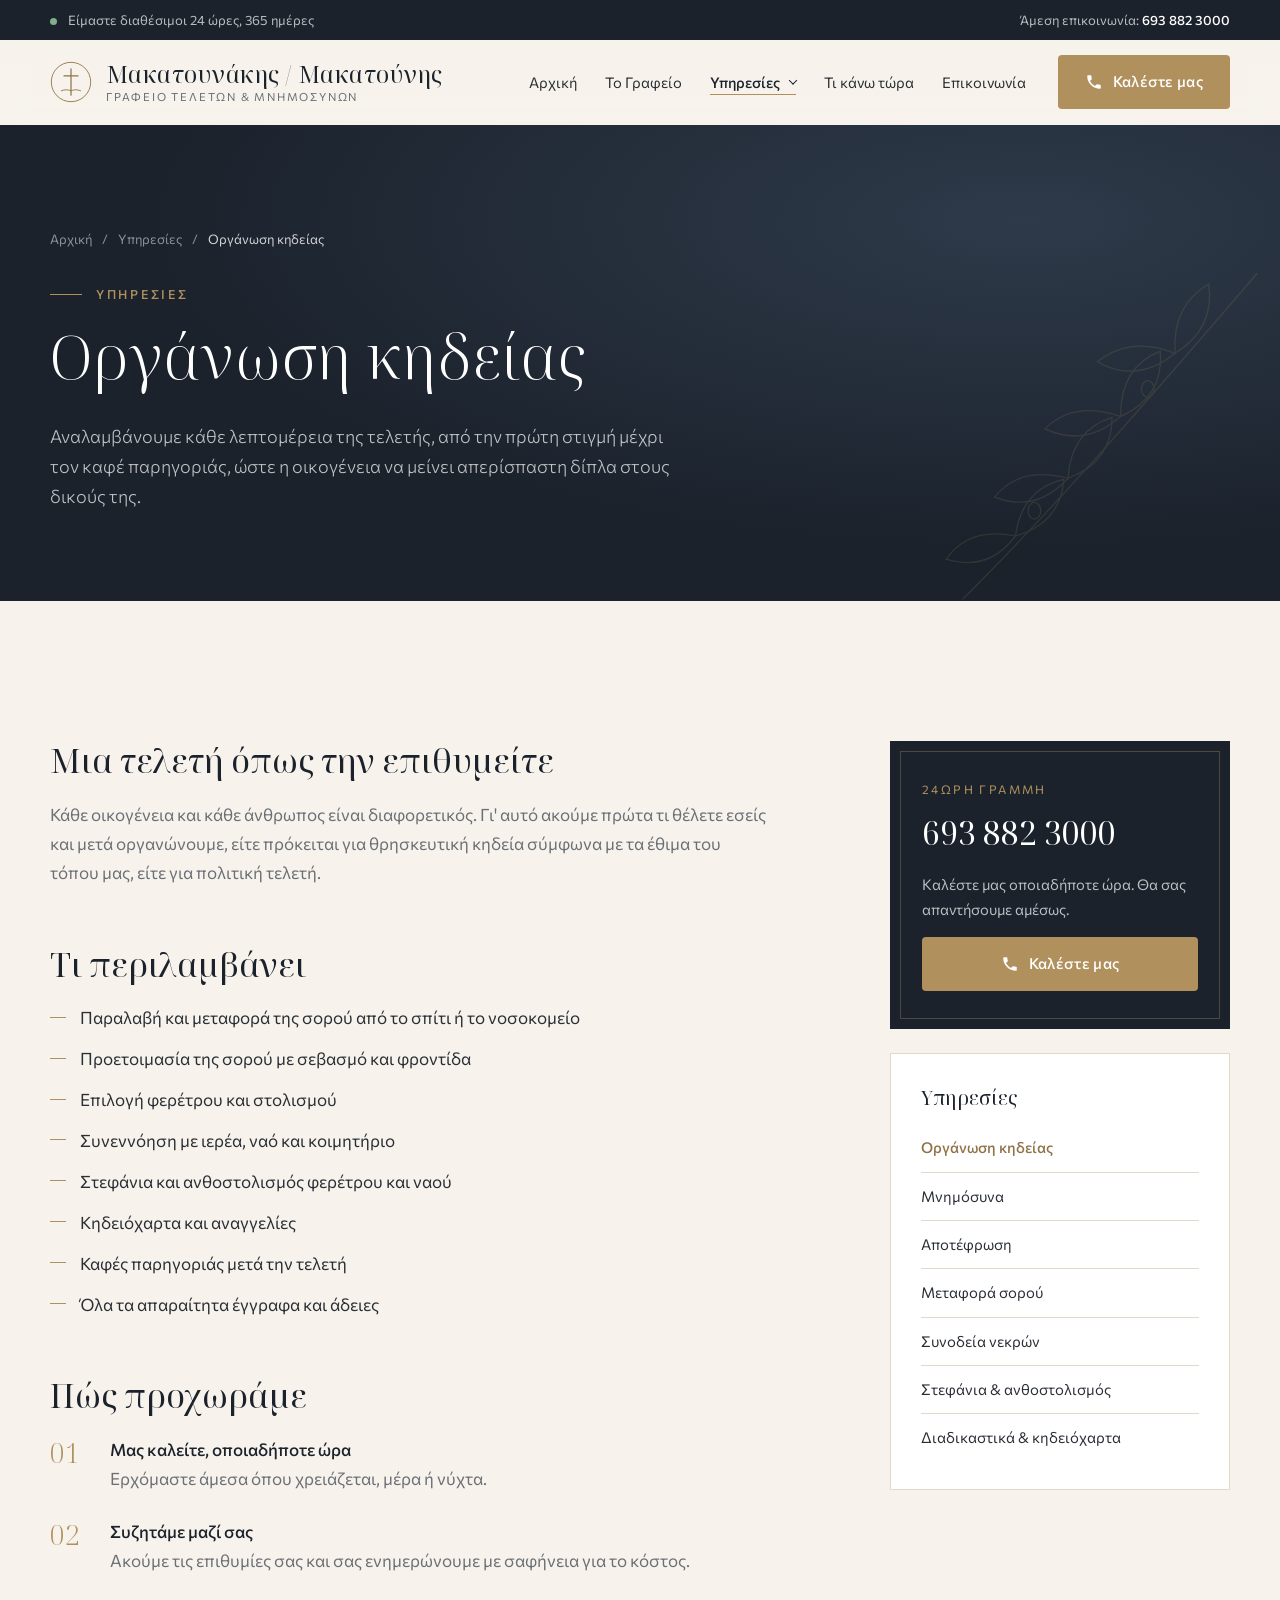
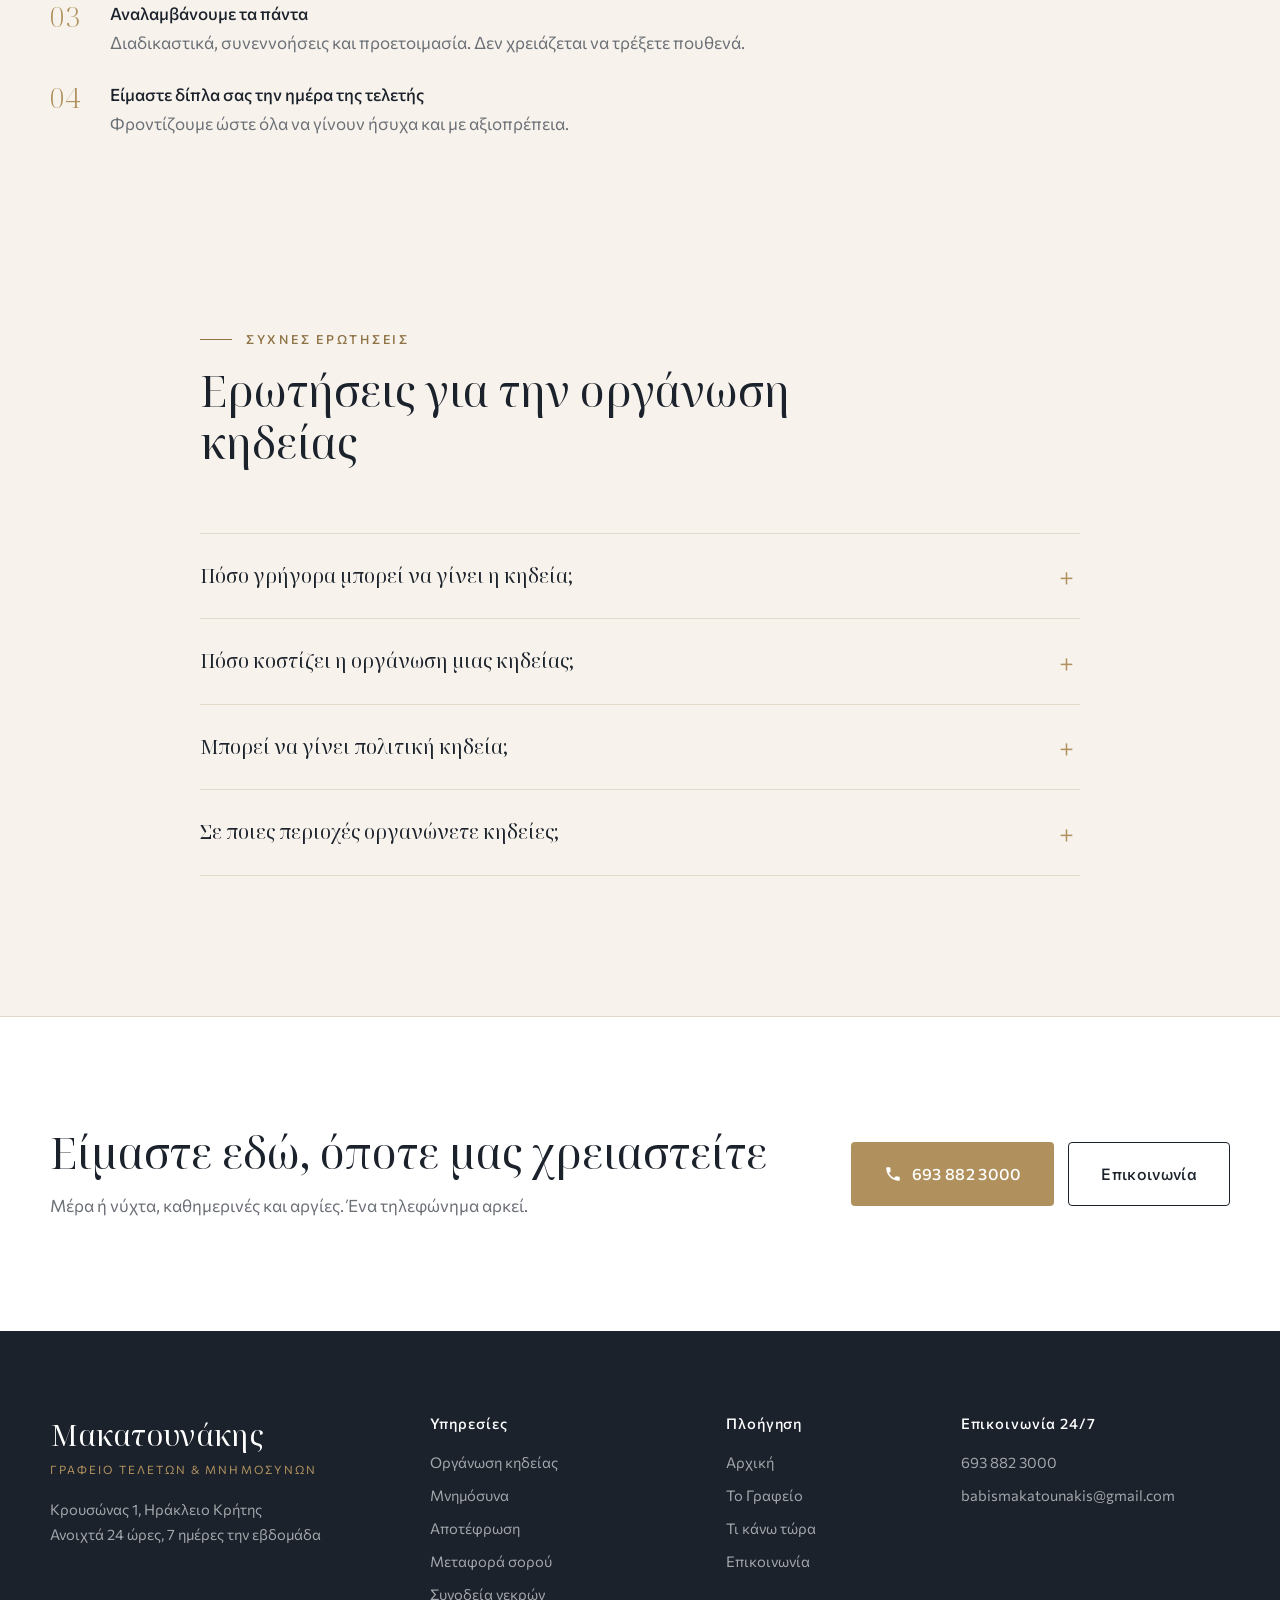
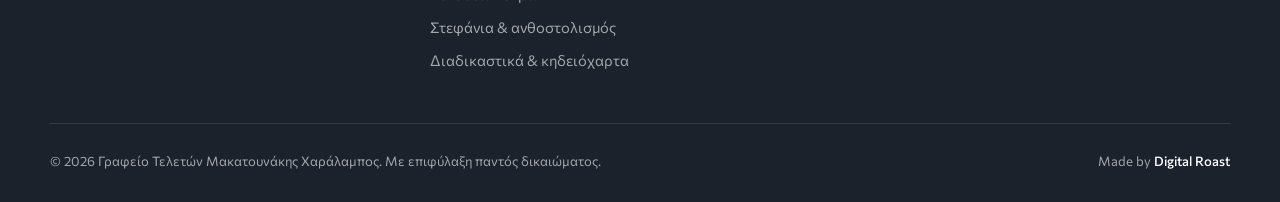
<file: ypiresies/organosi-kideias.html>
<!DOCTYPE html>
<html lang="el">
<head>
  <meta charset="UTF-8">
  <meta name="viewport" content="width=device-width, initial-scale=1">
  <title>Οργάνωση κηδείας, Κρουσώνας & Ηράκλειο | Γραφείο Τελετών Μακατουνάκης</title>
  <meta name="description" content="Οργάνωση κηδείας στον Κρουσώνα Μαλεβιζίου και στο Ηράκλειο. Θρησκευτική ή πολιτική τελετή, 24ωρη εξυπηρέτηση: 693 882 3000.">
  <meta name="robots" content="index, follow, max-image-preview:large, max-snippet:-1, max-video-preview:-1">
  <meta name="theme-color" content="#1b222c">
  <meta property="og:type" content="website">
  <meta property="og:locale" content="el_GR">
  <meta property="og:site_name" content="Γραφείο Τελετών Μακατουνάκης">
  <meta name="twitter:card" content="summary_large_image">
  <meta name="twitter:title" content="Οργάνωση κηδείας, Κρουσώνας &amp; Ηράκλειο | Γραφείο Τελετών Μακατουνάκης">
  <meta name="twitter:description" content="Οργάνωση κηδείας στον Κρουσώνα Μαλεβιζίου και στο Ηράκλειο. Θρησκευτική ή πολιτική τελετή, 24ωρη εξυπηρέτηση: 693 882 3000.">
  <meta name="twitter:image" content="https://teletesmakatounakis.gr/og-image.png">
  <meta property="og:title" content="Οργάνωση κηδείας, Κρουσώνας &amp; Ηράκλειο | Γραφείο Τελετών Μακατουνάκης">
  <meta property="og:description" content="Οργάνωση κηδείας στον Κρουσώνα Μαλεβιζίου και στο Ηράκλειο. Θρησκευτική ή πολιτική τελετή, 24ωρη εξυπηρέτηση: 693 882 3000.">
  <link rel="canonical" href="https://teletesmakatounakis.gr/ypiresies/organosi-kideias">
  <meta property="og:url" content="https://teletesmakatounakis.gr/ypiresies/organosi-kideias">
  <meta property="og:image" content="https://teletesmakatounakis.gr/og-image.png">
  <meta property="og:image:width" content="1200">
  <meta property="og:image:height" content="630">
  <meta property="og:image:alt" content="Γραφείο Τελετών &amp; Μνημοσύνων Μακατουνάκης / Μακατούνης, Κρουσώνας Μαλεβιζίου">
  <link rel="icon" href="../favicon.svg" type="image/svg+xml">
  <link rel="preconnect" href="https://fonts.googleapis.com">
  <link rel="preconnect" href="https://fonts.gstatic.com" crossorigin>
  <link href="https://fonts.googleapis.com/css2?family=Commissioner:wght@300;400;500;600&family=Noto+Serif+Display:ital,wght@0,300;0,400;0,500;1,300;1,400&display=swap" rel="stylesheet">
  <link rel="stylesheet" href="../css/style.css">
  <script type="application/ld+json">
  {
    "@context": "https://schema.org",
    "@graph": [
      {
        "@type": ["FuneralHome", "LocalBusiness"],
        "@id": "https://teletesmakatounakis.gr/#funeralhome",
        "name": "Γραφείο Τελετών & Μνημοσύνων Μακατουνάκης Χαράλαμπος",
        "url": "https://teletesmakatounakis.gr/",
        "telephone": "+306938823000",
        "address": {
          "@type": "PostalAddress",
          "streetAddress": "Κρουσώνας 1",
          "addressLocality": "Κρουσώνας",
          "addressRegion": "Ηράκλειο, Κρήτη",
          "addressCountry": "GR"
        }
      },
      {
        "@type": "WebPage",
        "@id": "https://teletesmakatounakis.gr/ypiresies/organosi-kideias#webpage",
        "url": "https://teletesmakatounakis.gr/ypiresies/organosi-kideias",
        "name": "Οργάνωση κηδείας, Κρουσώνας & Ηράκλειο | Γραφείο Τελετών Μακατουνάκης",
        "description": "Οργάνωση κηδείας στον Κρουσώνα Μαλεβιζίου και στο Ηράκλειο. Θρησκευτική ή πολιτική τελετή, 24ωρη εξυπηρέτηση: 693 882 3000.",
        "inLanguage": "el",
        "isPartOf": {
          "@id": "https://teletesmakatounakis.gr/#website"
        },
        "about": {
          "@id": "https://teletesmakatounakis.gr/#funeralhome"
        },
        "dateModified": "2026-11-09",
        "breadcrumb": {
          "@id": "https://teletesmakatounakis.gr/ypiresies/organosi-kideias#breadcrumb"
        },
        "mainEntity": {
          "@id": "https://teletesmakatounakis.gr/ypiresies/organosi-kideias#service"
        }
      },
      {
        "@type": "BreadcrumbList",
        "itemListElement": [
          {
            "@type": "ListItem",
            "position": 1,
            "name": "Αρχική",
            "item": "https://teletesmakatounakis.gr/"
          },
          {
            "@type": "ListItem",
            "position": 2,
            "name": "Υπηρεσίες",
            "item": "https://teletesmakatounakis.gr/ypiresies"
          },
          {
            "@type": "ListItem",
            "position": 3,
            "name": "Οργάνωση κηδείας",
            "item": "https://teletesmakatounakis.gr/ypiresies/organosi-kideias"
          }
        ],
        "@id": "https://teletesmakatounakis.gr/ypiresies/organosi-kideias#breadcrumb"
      },
      {
        "@type": "Service",
        "@id": "https://teletesmakatounakis.gr/ypiresies/organosi-kideias#service",
        "name": "Οργάνωση κηδείας",
        "serviceType": "Κηδεία",
        "description": "Οργάνωση κηδείας στον Κρουσώνα Μαλεβιζίου και στο Ηράκλειο. Θρησκευτική ή πολιτική τελετή, 24ωρη εξυπηρέτηση: 693 882 3000.",
        "url": "https://teletesmakatounakis.gr/ypiresies/organosi-kideias",
        "provider": {
          "@id": "https://teletesmakatounakis.gr/#funeralhome"
        },
        "areaServed": [
          {
            "@type": "Place",
            "name": "Κρουσώνας"
          },
          {
            "@type": "Place",
            "name": "Δήμος Μαλεβιζίου"
          },
          {
            "@type": "Place",
            "name": "Ηράκλειο"
          }
        ],
        "availableChannel": {
          "@type": "ServiceChannel",
          "servicePhone": {
            "@type": "ContactPoint",
            "telephone": "+306938823000"
          }
        }
      },
      {
        "@type": "FAQPage",
        "@id": "https://teletesmakatounakis.gr/ypiresies/organosi-kideias#faq",
        "url": "https://teletesmakatounakis.gr/ypiresies/organosi-kideias",
        "mainEntity": [
          {
            "@type": "Question",
            "name": "Πόσο γρήγορα μπορεί να γίνει η κηδεία;",
            "acceptedAnswer": {
              "@type": "Answer",
              "text": "Συνήθως η κηδεία γίνεται την επόμενη ή τη μεθεπόμενη ημέρα, ανάλογα με τη διαθεσιμότητα του ναού και του κοιμητηρίου και τις επιθυμίες της οικογένειας. Εμείς κάνουμε όλες τις συνεννοήσεις, ώστε η τελετή να γίνει την ώρα που θέλετε."
            }
          },
          {
            "@type": "Question",
            "name": "Πόσο κοστίζει η οργάνωση μιας κηδείας;",
            "acceptedAnswer": {
              "@type": "Answer",
              "text": "Το κόστος εξαρτάται από τις επιλογές της οικογένειας (φέρετρο, στολισμός, μεταφορά κ.λπ.). Σας δίνουμε από την αρχή σαφή ενημέρωση για όλες τις χρεώσεις, χωρίς εκπλήξεις."
            }
          },
          {
            "@type": "Question",
            "name": "Μπορεί να γίνει πολιτική κηδεία;",
            "acceptedAnswer": {
              "@type": "Answer",
              "text": "Ναι. Οργανώνουμε τόσο θρησκευτικές κηδείες, σύμφωνα με τα έθιμα του τόπου μας, όσο και πολιτικές τελετές, πάντα σύμφωνα με τις επιθυμίες του θανόντος και της οικογένειας."
            }
          },
          {
            "@type": "Question",
            "name": "Σε ποιες περιοχές οργανώνετε κηδείες;",
            "acceptedAnswer": {
              "@type": "Answer",
              "text": "Στον Κρουσώνα, σε όλα τα χωριά του Δήμου Μαλεβιζίου, στην πόλη του Ηρακλείου και στην ευρύτερη περιοχή, σε κάθε ναό και κοιμητήριο."
            }
          }
        ],
        "inLanguage": "el"
      }
    ]
  }
  </script>
</head>
<body>

<!-- ===== Top bar ===== -->
<div class="topbar">
  <div class="container topbar-inner">
    <span><span class="dot"></span> Είμαστε διαθέσιμοι 24 ώρες, 365 ημέρες</span>
    <a href="tel:+306938823000">Άμεση επικοινωνία: <strong>693 882 3000</strong></a>
  </div>
</div>

<!-- ===== Header ===== -->
<header class="header" id="header">
  <div class="container header-inner">
    <a href="/" class="brand" aria-label="Αρχική">
      <svg class="brand-mark" viewBox="0 0 48 48" aria-hidden="true">
        <circle cx="24" cy="24" r="22.5" fill="none" stroke="currentColor" stroke-width="1"/>
        <path d="M24 9v30M16 17h16" stroke="currentColor" stroke-width="1.4" stroke-linecap="round"/>
        <path d="M13 34c4-1.5 7-1.5 11 0 4-1.5 7-1.5 11 0" fill="none" stroke="currentColor" stroke-width="1" stroke-linecap="round"/>
      </svg>
      <span class="brand-text">
        <span class="brand-name">Μακατουνάκης&nbsp;/ Μακατούνης</span>
        <span class="brand-sub">Γραφείο Τελετών &amp; Μνημοσύνων</span>
      </span>
    </a>
    <nav class="nav" id="nav" aria-label="Κύριο μενού">
      <a href="/">Αρχική</a>
      <a href="/o-grafeio">Το Γραφείο</a>
      <div class="has-dropdown">
        <a href="/ypiresies" aria-current="page">Υπηρεσίες</a>
        <div class="dropdown">
          <a href="/ypiresies/organosi-kideias" aria-current="page">Οργάνωση κηδείας</a>
          <a href="/ypiresies/mnimosyna">Μνημόσυνα</a>
          <a href="/ypiresies/apotefrosi">Αποτέφρωση</a>
          <a href="/ypiresies/metafora-sorou">Μεταφορά σορού</a>
          <a href="/ypiresies/synodeia-nekron">Συνοδεία νεκρών</a>
          <a href="/ypiresies/stefania">Στεφάνια &amp; ανθοστολισμός</a>
          <a href="/ypiresies/diadikastika">Διαδικαστικά &amp; κηδειόχαρτα</a>
        </div>
      </div>
      <a href="/ti-kano-tora">Τι κάνω τώρα</a>
      <a href="/epikoinonia">Επικοινωνία</a>
    </nav>
    <a class="btn btn-gold header-cta" href="tel:+306938823000">
      <svg viewBox="0 0 24 24" aria-hidden="true"><path d="M6.6 10.8a15.1 15.1 0 0 0 6.6 6.6l2.2-2.2a1 1 0 0 1 1-.25 11.4 11.4 0 0 0 3.6.57 1 1 0 0 1 1 1V20a1 1 0 0 1-1 1A17 17 0 0 1 3 4a1 1 0 0 1 1-1h3.5a1 1 0 0 1 1 1c0 1.25.2 2.45.57 3.6a1 1 0 0 1-.25 1z"/></svg>
      Καλέστε μας
    </a>
    <button class="menu-toggle" id="menuToggle" aria-label="Μενού" aria-expanded="false" aria-controls="nav">
      <span></span><span></span>
    </button>
  </div>
</header>

<main>
  <section class="page-hero">
    <div class="hero-bg" aria-hidden="true">
      <svg class="hero-olive" viewBox="0 0 400 400">
        <g fill="none" stroke="currentColor" stroke-width="1.2" stroke-linecap="round">
          <path d="M60 360C140 280 220 190 340 50"/>
          <path d="M110 300c-30-6-52 2-66 22 26 8 48 2 66-22z"/>
          <path d="M110 300c4-30 20-48 46-54-2 28-18 46-46 54z"/>
          <path d="M160 245c-30-8-54-2-70 18 26 10 50 4 70-18z"/>
          <path d="M160 245c2-30 16-50 42-58 0 28-14 48-42 58z"/>
          <path d="M210 186c-30-10-54-6-72 12 26 12 50 8 72-12z"/>
          <path d="M210 186c0-30 12-52 38-62 2 28-10 50-38 62z"/>
          <path d="M262 126c-30-12-54-8-74 8 24 14 50 12 74-8z"/>
          <path d="M262 126c-2-30 8-52 32-66 4 28-6 50-32 66z"/>
          <ellipse cx="128" cy="276" rx="6" ry="8"/>
          <ellipse cx="236" cy="160" rx="6" ry="8"/>
        </g>
      </svg>
    </div>
    <div class="container hero-inner">
      <nav class="breadcrumb" aria-label="Διαδρομή"><a href="/">Αρχική</a><span aria-hidden="true">/</span><a href="/ypiresies">Υπηρεσίες</a><span aria-hidden="true">/</span><span aria-current="page">Οργάνωση κηδείας</span></nav>
      <p class="eyebrow">Υπηρεσίες</p>
      <h1>Οργάνωση κηδείας</h1>
      <p class="lead">Αναλαμβάνουμε κάθε λεπτομέρεια της τελετής, από την πρώτη στιγμή μέχρι τον καφέ παρηγοριάς, ώστε η οικογένεια να μείνει απερίσπαστη δίπλα στους δικούς της.</p>
    </div>
  </section>

  <section class="section detail">
    <div class="container detail-inner">
      <article class="prose reveal">

          <h2>Μια τελετή όπως την επιθυμείτε</h2>
          <p>Κάθε οικογένεια και κάθε άνθρωπος είναι διαφορετικός. Γι' αυτό ακούμε πρώτα τι θέλετε εσείς και μετά οργανώνουμε, είτε πρόκειται για θρησκευτική κηδεία σύμφωνα με τα έθιμα του τόπου μας, είτε για πολιτική τελετή.</p>
          <h2>Τι περιλαμβάνει</h2>
          <ul class="checklist">
            <li>Παραλαβή και μεταφορά της σορού από το σπίτι ή το νοσοκομείο</li>
            <li>Προετοιμασία της σορού με σεβασμό και φροντίδα</li>
            <li>Επιλογή φερέτρου και στολισμού</li>
            <li>Συνεννόηση με ιερέα, ναό και κοιμητήριο</li>
            <li>Στεφάνια και ανθοστολισμός φερέτρου και ναού</li>
            <li>Κηδειόχαρτα και αναγγελίες</li>
            <li>Καφές παρηγοριάς μετά την τελετή</li>
            <li>Όλα τα απαραίτητα έγγραφα και άδειες</li>
          </ul>
          <h2>Πώς προχωράμε</h2>
          <ol class="process">
            <li><strong>Μας καλείτε, οποιαδήποτε ώρα</strong><span>Ερχόμαστε άμεσα όπου χρειάζεται, μέρα ή νύχτα.</span></li>
            <li><strong>Συζητάμε μαζί σας</strong><span>Ακούμε τις επιθυμίες σας και σας ενημερώνουμε με σαφήνεια για το κόστος.</span></li>
            <li><strong>Αναλαμβάνουμε τα πάντα</strong><span>Διαδικαστικά, συνεννοήσεις και προετοιμασία. Δεν χρειάζεται να τρέξετε πουθενά.</span></li>
            <li><strong>Είμαστε δίπλα σας την ημέρα της τελετής</strong><span>Φροντίζουμε ώστε όλα να γίνουν ήσυχα και με αξιοπρέπεια.</span></li>
          </ol>
      </article>
      <aside class="aside">
        <div class="aside-call">
          <p class="aside-label">24ωρη γραμμή</p>
          <a class="aside-phone" href="tel:+306938823000">693 882 3000</a>
          <p>Καλέστε μας οποιαδήποτε ώρα. Θα σας απαντήσουμε αμέσως.</p>
          <a class="btn btn-gold" href="tel:+306938823000"><svg viewBox="0 0 24 24" aria-hidden="true"><path d="M6.6 10.8a15.1 15.1 0 0 0 6.6 6.6l2.2-2.2a1 1 0 0 1 1-.25 11.4 11.4 0 0 0 3.6.57 1 1 0 0 1 1 1V20a1 1 0 0 1-1 1A17 17 0 0 1 3 4a1 1 0 0 1 1-1h3.5a1 1 0 0 1 1 1c0 1.25.2 2.45.57 3.6a1 1 0 0 1-.25 1z"/></svg>Καλέστε μας</a>
        </div>
        <div class="aside-links">
          <p class="aside-title">Υπηρεσίες</p>
          <ul>
            <li><a href="/ypiresies/organosi-kideias" aria-current="page">Οργάνωση κηδείας</a></li>
            <li><a href="/ypiresies/mnimosyna">Μνημόσυνα</a></li>
            <li><a href="/ypiresies/apotefrosi">Αποτέφρωση</a></li>
            <li><a href="/ypiresies/metafora-sorou">Μεταφορά σορού</a></li>
            <li><a href="/ypiresies/synodeia-nekron">Συνοδεία νεκρών</a></li>
            <li><a href="/ypiresies/stefania">Στεφάνια &amp; ανθοστολισμός</a></li>
            <li><a href="/ypiresies/diadikastika">Διαδικαστικά &amp; κηδειόχαρτα</a></li>
          </ul>
        </div>
      </aside>
    </div>
  </section>

  <section class="section faq faq-tight" id="erotiseis">
    <div class="container faq-inner">
      <div class="section-head reveal">
        <p class="eyebrow">Συχνές ερωτήσεις</p>
        <h2>Ερωτήσεις για την οργάνωση κηδείας</h2>
      </div>
      <div class="faq-list reveal">
        <details>
          <summary>Πόσο γρήγορα μπορεί να γίνει η κηδεία;</summary>
          <p>Συνήθως η κηδεία γίνεται την επόμενη ή τη μεθεπόμενη ημέρα, ανάλογα με τη διαθεσιμότητα του ναού και του κοιμητηρίου και τις επιθυμίες της οικογένειας. Εμείς κάνουμε όλες τις συνεννοήσεις, ώστε η τελετή να γίνει την ώρα που θέλετε.</p>
        </details>
        <details>
          <summary>Πόσο κοστίζει η οργάνωση μιας κηδείας;</summary>
          <p>Το κόστος εξαρτάται από τις επιλογές της οικογένειας (φέρετρο, στολισμός, μεταφορά κ.λπ.). Σας δίνουμε από την αρχή σαφή ενημέρωση για όλες τις χρεώσεις, χωρίς εκπλήξεις.</p>
        </details>
        <details>
          <summary>Μπορεί να γίνει πολιτική κηδεία;</summary>
          <p>Ναι. Οργανώνουμε τόσο θρησκευτικές κηδείες, σύμφωνα με τα έθιμα του τόπου μας, όσο και πολιτικές τελετές, πάντα σύμφωνα με τις επιθυμίες του θανόντος και της οικογένειας.</p>
        </details>
        <details>
          <summary>Σε ποιες περιοχές οργανώνετε κηδείες;</summary>
          <p>Στον Κρουσώνα, σε όλα τα χωριά του Δήμου Μαλεβιζίου, στην πόλη του Ηρακλείου και στην ευρύτερη περιοχή, σε κάθε ναό και κοιμητήριο.</p>
        </details>
      </div>
    </div>
  </section>

  <!-- ===== CTA ===== -->
  <section class="cta">
    <div class="container cta-inner reveal">
      <div>
        <h2>Είμαστε εδώ, όποτε μας χρειαστείτε</h2>
        <p>Μέρα ή νύχτα, καθημερινές και αργίες. Ένα τηλεφώνημα αρκεί.</p>
      </div>
      <div class="cta-actions">
        <a class="btn btn-gold btn-lg" href="tel:+306938823000"><svg viewBox="0 0 24 24" aria-hidden="true"><path d="M6.6 10.8a15.1 15.1 0 0 0 6.6 6.6l2.2-2.2a1 1 0 0 1 1-.25 11.4 11.4 0 0 0 3.6.57 1 1 0 0 1 1 1V20a1 1 0 0 1-1 1A17 17 0 0 1 3 4a1 1 0 0 1 1-1h3.5a1 1 0 0 1 1 1c0 1.25.2 2.45.57 3.6a1 1 0 0 1-.25 1z"/></svg>693 882 3000</a>
        <a class="btn btn-outline btn-lg" href="/epikoinonia">Επικοινωνία</a>
      </div>
    </div>
  </section>

</main>

<!-- ===== Footer ===== -->
<footer class="footer">
  <div class="container">
    <div class="footer-top">
      <div>
        <p class="footer-brand">Μακατουνάκης</p>
        <p class="footer-sub">Γραφείο Τελετών &amp; Μνημοσύνων</p>
        <p class="footer-text">Κρουσώνας 1, Ηράκλειο Κρήτης<br>Ανοιχτά 24 ώρες, 7 ημέρες την εβδομάδα</p>
      </div>
      <div>
        <p class="footer-title">Υπηρεσίες</p>
        <ul>
          <li><a href="/ypiresies/organosi-kideias">Οργάνωση κηδείας</a></li>
          <li><a href="/ypiresies/mnimosyna">Μνημόσυνα</a></li>
          <li><a href="/ypiresies/apotefrosi">Αποτέφρωση</a></li>
          <li><a href="/ypiresies/metafora-sorou">Μεταφορά σορού</a></li>
          <li><a href="/ypiresies/synodeia-nekron">Συνοδεία νεκρών</a></li>
          <li><a href="/ypiresies/stefania">Στεφάνια &amp; ανθοστολισμός</a></li>
          <li><a href="/ypiresies/diadikastika">Διαδικαστικά &amp; κηδειόχαρτα</a></li>
        </ul>
      </div>
      <div>
        <p class="footer-title">Πλοήγηση</p>
        <ul>
          <li><a href="/">Αρχική</a></li>
          <li><a href="/o-grafeio">Το Γραφείο</a></li>
          <li><a href="/ti-kano-tora">Τι κάνω τώρα</a></li>
          <li><a href="/epikoinonia">Επικοινωνία</a></li>
        </ul>
      </div>
      <div>
        <p class="footer-title">Επικοινωνία 24/7</p>
        <ul>
          <li><a href="tel:+306938823000">693 882 3000</a></li>
          <li><a href="mailto:babismakatounakis@gmail.com">babismakatounakis@gmail.com</a></li>
        </ul>
      </div>
    </div>
    <div class="footer-bottom">
      <span>© <span data-year>2026</span> Γραφείο Τελετών Μακατουνάκης Χαράλαμπος. Με επιφύλαξη παντός δικαιώματος.</span>
      <a class="credit" href="https://digitalroast.gr" target="_blank" rel="noopener">Made by <strong>Digital Roast</strong></a>
    </div>
  </div>
</footer>

<!-- ===== Mobile call bar ===== -->
<a class="callbar" href="tel:+306938823000">
  <svg viewBox="0 0 24 24" aria-hidden="true"><path d="M6.6 10.8a15.1 15.1 0 0 0 6.6 6.6l2.2-2.2a1 1 0 0 1 1-.25 11.4 11.4 0 0 0 3.6.57 1 1 0 0 1 1 1V20a1 1 0 0 1-1 1A17 17 0 0 1 3 4a1 1 0 0 1 1-1h3.5a1 1 0 0 1 1 1c0 1.25.2 2.45.57 3.6a1 1 0 0 1-.25 1z"/></svg>
  Καλέστε 24/7 · 693 882 3000
</a>

<script src="../js/main.js"></script>
</body>
</html>
</file>
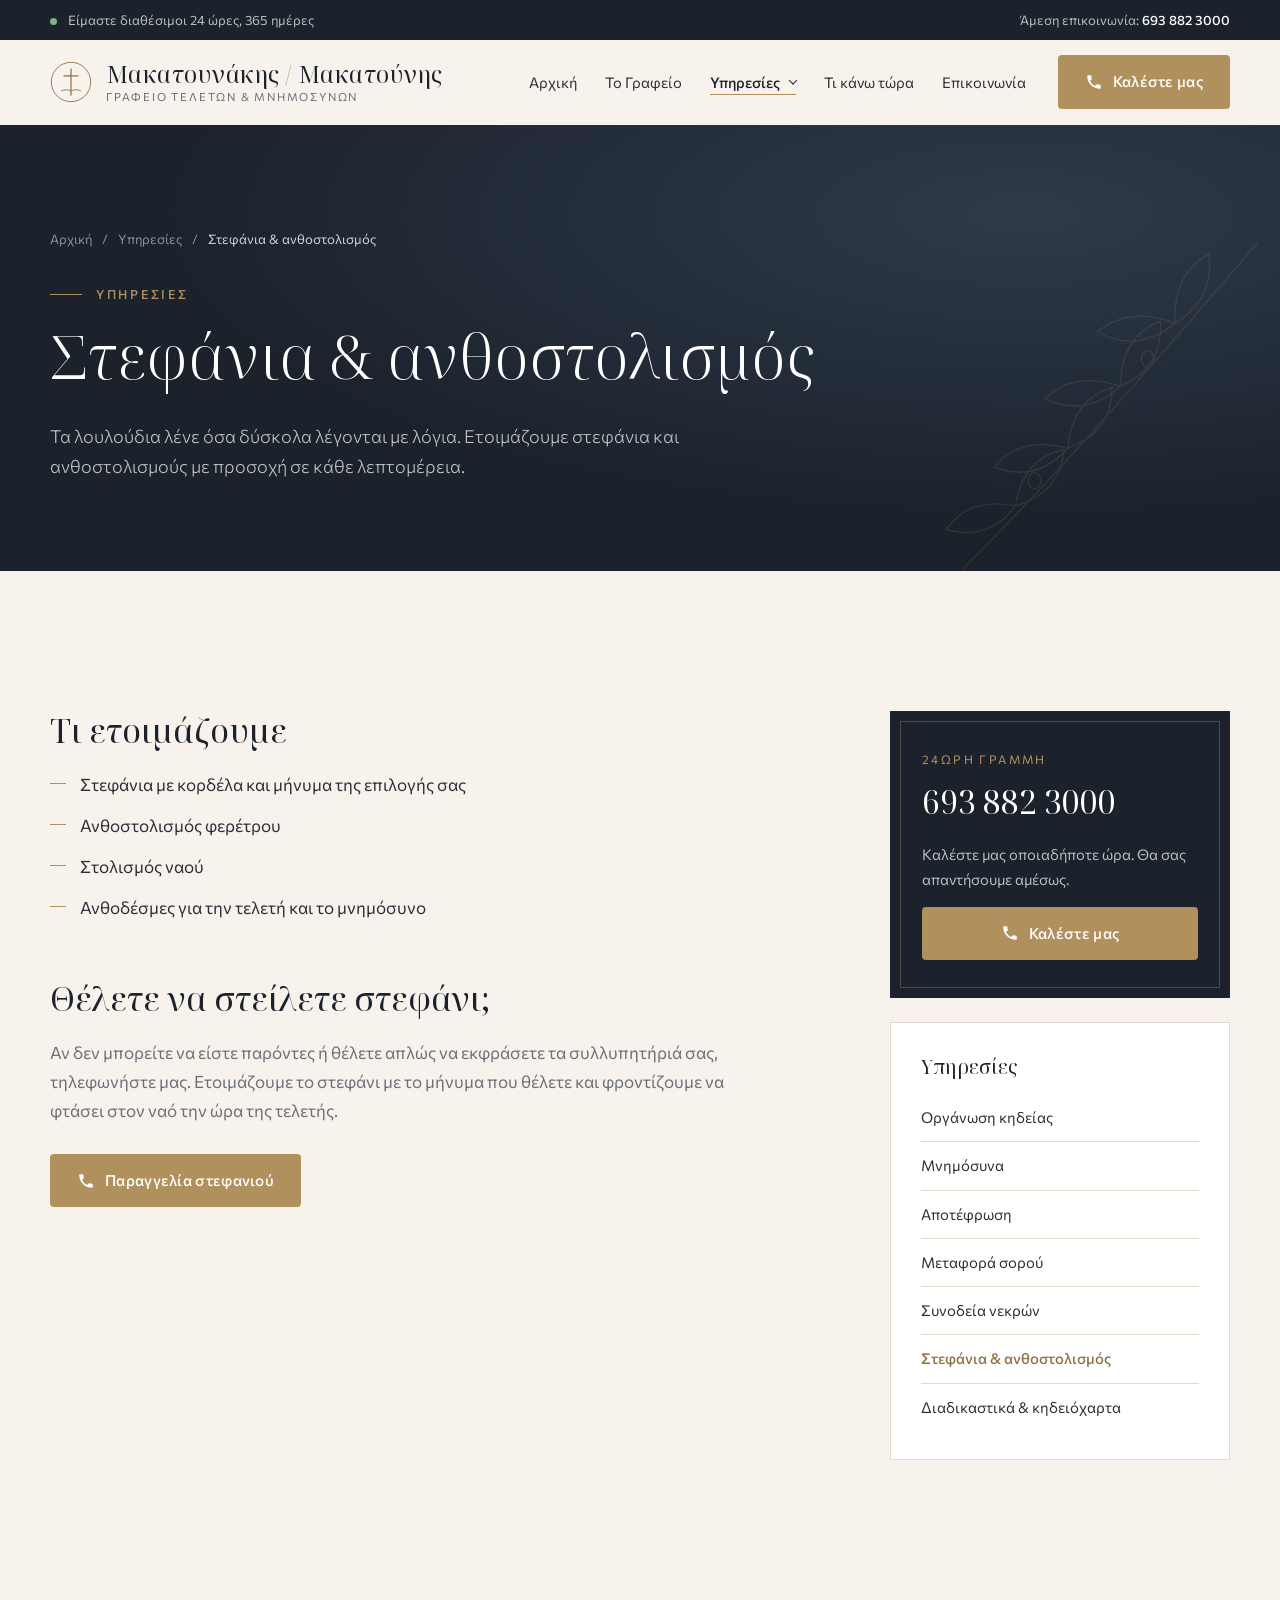
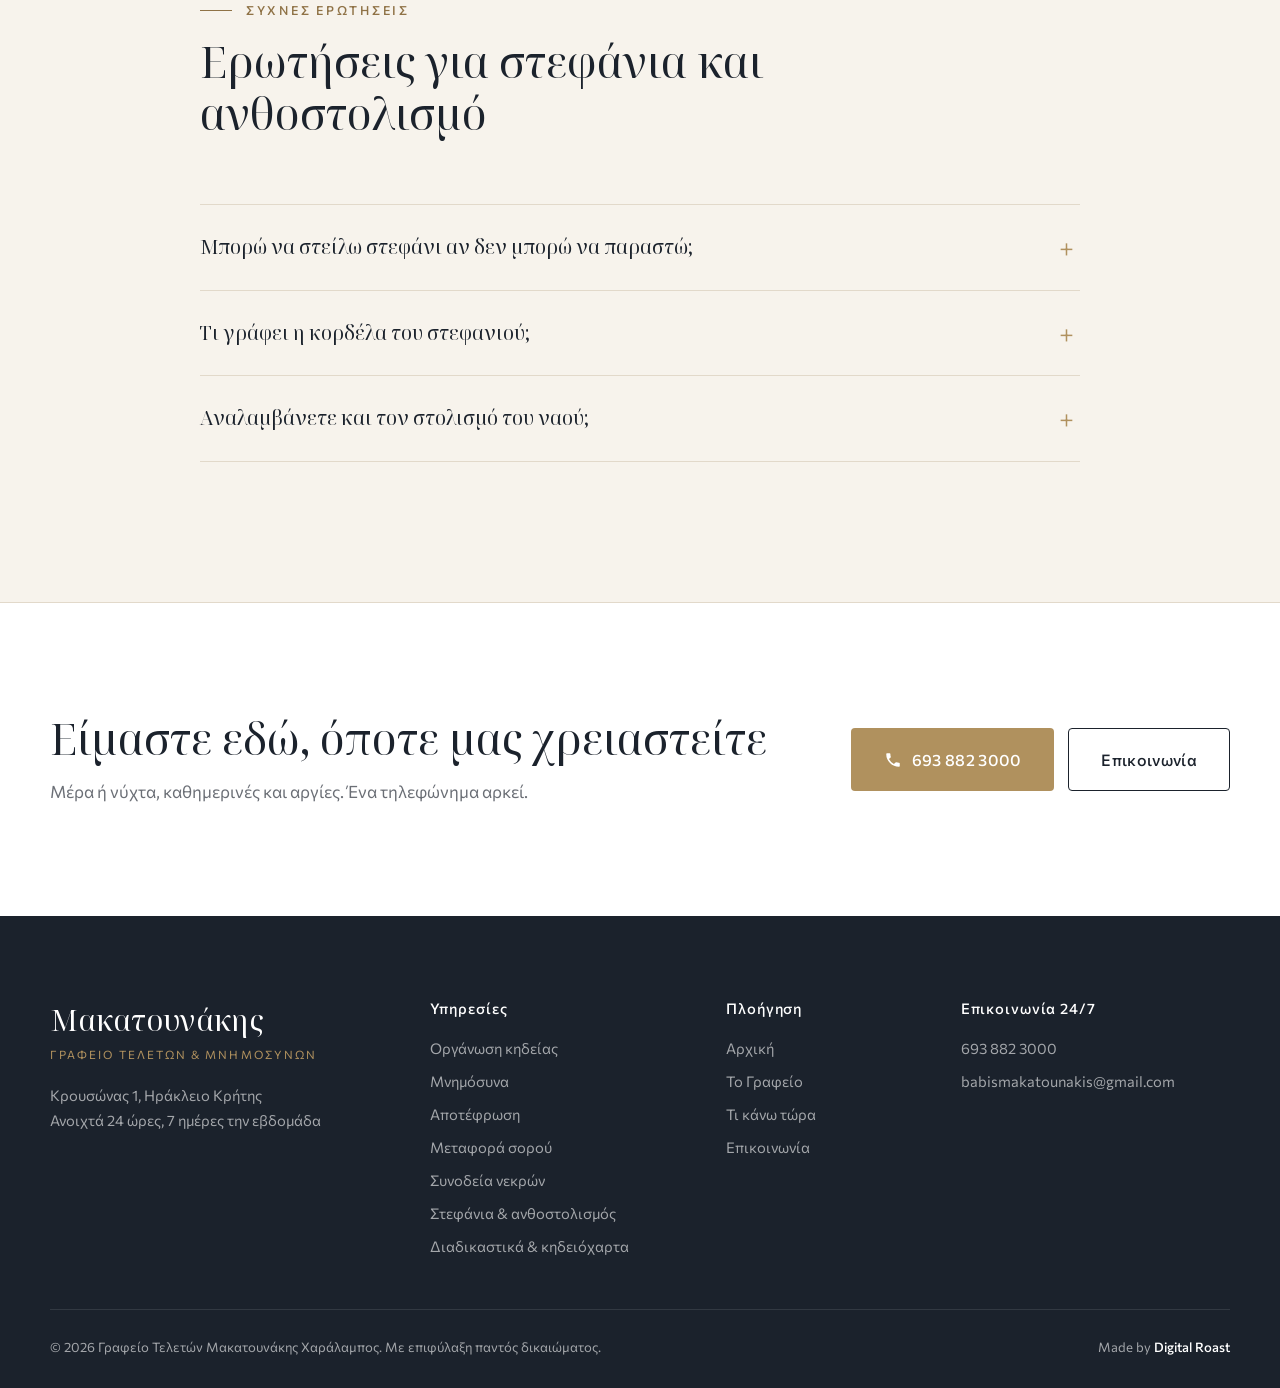
<file: ypiresies/stefania.html>
<!DOCTYPE html>
<html lang="el">
<head>
  <meta charset="UTF-8">
  <meta name="viewport" content="width=device-width, initial-scale=1">
  <title>Στεφάνια &amp; ανθοστολισμός, Κρουσώνας & Ηράκλειο | Γραφείο Τελετών Μακατουνάκης</title>
  <meta name="description" content="Στεφάνια κηδείας και ανθοστολισμός φερέτρου και ναού. Παράδοση στον ναό. Γραφείο Τελετών Μακατουνάκης, τηλ. 693 882 3000.">
  <meta name="robots" content="index, follow, max-image-preview:large, max-snippet:-1, max-video-preview:-1">
  <meta name="theme-color" content="#1b222c">
  <meta property="og:type" content="website">
  <meta property="og:locale" content="el_GR">
  <meta property="og:site_name" content="Γραφείο Τελετών Μακατουνάκης">
  <meta name="twitter:card" content="summary_large_image">
  <meta name="twitter:title" content="Στεφάνια &amp; ανθοστολισμός, Κρουσώνας &amp; Ηράκλειο | Γραφείο Τελετών Μακατουνάκης">
  <meta name="twitter:description" content="Στεφάνια κηδείας και ανθοστολισμός φερέτρου και ναού. Παράδοση στον ναό. Γραφείο Τελετών Μακατουνάκης, τηλ. 693 882 3000.">
  <meta name="twitter:image" content="https://teletesmakatounakis.gr/og-image.png">
  <meta property="og:title" content="Στεφάνια &amp; ανθοστολισμός, Κρουσώνας &amp; Ηράκλειο | Γραφείο Τελετών Μακατουνάκης">
  <meta property="og:description" content="Στεφάνια κηδείας και ανθοστολισμός φερέτρου και ναού. Παράδοση στον ναό. Γραφείο Τελετών Μακατουνάκης, τηλ. 693 882 3000.">
  <link rel="canonical" href="https://teletesmakatounakis.gr/ypiresies/stefania">
  <meta property="og:url" content="https://teletesmakatounakis.gr/ypiresies/stefania">
  <meta property="og:image" content="https://teletesmakatounakis.gr/og-image.png">
  <meta property="og:image:width" content="1200">
  <meta property="og:image:height" content="630">
  <meta property="og:image:alt" content="Γραφείο Τελετών &amp; Μνημοσύνων Μακατουνάκης / Μακατούνης, Κρουσώνας Μαλεβιζίου">
  <link rel="icon" href="../favicon.svg" type="image/svg+xml">
  <link rel="preconnect" href="https://fonts.googleapis.com">
  <link rel="preconnect" href="https://fonts.gstatic.com" crossorigin>
  <link href="https://fonts.googleapis.com/css2?family=Commissioner:wght@300;400;500;600&family=Noto+Serif+Display:ital,wght@0,300;0,400;0,500;1,300;1,400&display=swap" rel="stylesheet">
  <link rel="stylesheet" href="../css/style.css">
  <script type="application/ld+json">
  {
    "@context": "https://schema.org",
    "@graph": [
      {
        "@type": ["FuneralHome", "LocalBusiness"],
        "@id": "https://teletesmakatounakis.gr/#funeralhome",
        "name": "Γραφείο Τελετών & Μνημοσύνων Μακατουνάκης Χαράλαμπος",
        "url": "https://teletesmakatounakis.gr/",
        "telephone": "+306938823000",
        "address": {
          "@type": "PostalAddress",
          "streetAddress": "Κρουσώνας 1",
          "addressLocality": "Κρουσώνας",
          "addressRegion": "Ηράκλειο, Κρήτη",
          "addressCountry": "GR"
        }
      },
      {
        "@type": "WebPage",
        "@id": "https://teletesmakatounakis.gr/ypiresies/stefania#webpage",
        "url": "https://teletesmakatounakis.gr/ypiresies/stefania",
        "name": "Στεφάνια & ανθοστολισμός, Κρουσώνας & Ηράκλειο | Γραφείο Τελετών Μακατουνάκης",
        "description": "Στεφάνια κηδείας και ανθοστολισμός φερέτρου και ναού. Παράδοση στον ναό. Γραφείο Τελετών Μακατουνάκης, τηλ. 693 882 3000.",
        "inLanguage": "el",
        "isPartOf": {
          "@id": "https://teletesmakatounakis.gr/#website"
        },
        "about": {
          "@id": "https://teletesmakatounakis.gr/#funeralhome"
        },
        "dateModified": "2026-11-09",
        "breadcrumb": {
          "@id": "https://teletesmakatounakis.gr/ypiresies/stefania#breadcrumb"
        },
        "mainEntity": {
          "@id": "https://teletesmakatounakis.gr/ypiresies/stefania#service"
        }
      },
      {
        "@type": "BreadcrumbList",
        "itemListElement": [
          {
            "@type": "ListItem",
            "position": 1,
            "name": "Αρχική",
            "item": "https://teletesmakatounakis.gr/"
          },
          {
            "@type": "ListItem",
            "position": 2,
            "name": "Υπηρεσίες",
            "item": "https://teletesmakatounakis.gr/ypiresies"
          },
          {
            "@type": "ListItem",
            "position": 3,
            "name": "Στεφάνια και ανθοστολισμός",
            "item": "https://teletesmakatounakis.gr/ypiresies/stefania"
          }
        ],
        "@id": "https://teletesmakatounakis.gr/ypiresies/stefania#breadcrumb"
      },
      {
        "@type": "Service",
        "@id": "https://teletesmakatounakis.gr/ypiresies/stefania#service",
        "name": "Στεφάνια και ανθοστολισμός",
        "serviceType": "Στεφάνια κηδείας",
        "description": "Στεφάνια κηδείας και ανθοστολισμός φερέτρου και ναού. Παράδοση στον ναό. Γραφείο Τελετών Μακατουνάκης, τηλ. 693 882 3000.",
        "url": "https://teletesmakatounakis.gr/ypiresies/stefania",
        "provider": {
          "@id": "https://teletesmakatounakis.gr/#funeralhome"
        },
        "areaServed": [
          {
            "@type": "Place",
            "name": "Κρουσώνας"
          },
          {
            "@type": "Place",
            "name": "Δήμος Μαλεβιζίου"
          },
          {
            "@type": "Place",
            "name": "Ηράκλειο"
          }
        ],
        "availableChannel": {
          "@type": "ServiceChannel",
          "servicePhone": {
            "@type": "ContactPoint",
            "telephone": "+306938823000"
          }
        }
      },
      {
        "@type": "FAQPage",
        "@id": "https://teletesmakatounakis.gr/ypiresies/stefania#faq",
        "url": "https://teletesmakatounakis.gr/ypiresies/stefania",
        "mainEntity": [
          {
            "@type": "Question",
            "name": "Μπορώ να στείλω στεφάνι αν δεν μπορώ να παραστώ;",
            "acceptedAnswer": {
              "@type": "Answer",
              "text": "Ναι. Τηλεφωνήστε μας, πείτε μας το μήνυμα που θέλετε στην κορδέλα, και φροντίζουμε να φτάσει το στεφάνι στον ναό την ώρα της τελετής."
            }
          },
          {
            "@type": "Question",
            "name": "Τι γράφει η κορδέλα του στεφανιού;",
            "acceptedAnswer": {
              "@type": "Answer",
              "text": "Ό,τι επιθυμείτε: συνήθως το όνομα του αποστολέα ή μια σύντομη αφιέρωση. Το μήνυμα το επιλέγετε εσείς."
            }
          },
          {
            "@type": "Question",
            "name": "Αναλαμβάνετε και τον στολισμό του ναού;",
            "acceptedAnswer": {
              "@type": "Answer",
              "text": "Ναι. Ετοιμάζουμε ανθοστολισμό φερέτρου και ναού, στεφάνια και ανθοδέσμες για την τελετή και το μνημόσυνο."
            }
          }
        ],
        "inLanguage": "el"
      }
    ]
  }
  </script>
</head>
<body>

<!-- ===== Top bar ===== -->
<div class="topbar">
  <div class="container topbar-inner">
    <span><span class="dot"></span> Είμαστε διαθέσιμοι 24 ώρες, 365 ημέρες</span>
    <a href="tel:+306938823000">Άμεση επικοινωνία: <strong>693 882 3000</strong></a>
  </div>
</div>

<!-- ===== Header ===== -->
<header class="header" id="header">
  <div class="container header-inner">
    <a href="/" class="brand" aria-label="Αρχική">
      <svg class="brand-mark" viewBox="0 0 48 48" aria-hidden="true">
        <circle cx="24" cy="24" r="22.5" fill="none" stroke="currentColor" stroke-width="1"/>
        <path d="M24 9v30M16 17h16" stroke="currentColor" stroke-width="1.4" stroke-linecap="round"/>
        <path d="M13 34c4-1.5 7-1.5 11 0 4-1.5 7-1.5 11 0" fill="none" stroke="currentColor" stroke-width="1" stroke-linecap="round"/>
      </svg>
      <span class="brand-text">
        <span class="brand-name">Μακατουνάκης&nbsp;/ Μακατούνης</span>
        <span class="brand-sub">Γραφείο Τελετών &amp; Μνημοσύνων</span>
      </span>
    </a>
    <nav class="nav" id="nav" aria-label="Κύριο μενού">
      <a href="/">Αρχική</a>
      <a href="/o-grafeio">Το Γραφείο</a>
      <div class="has-dropdown">
        <a href="/ypiresies" aria-current="page">Υπηρεσίες</a>
        <div class="dropdown">
          <a href="/ypiresies/organosi-kideias">Οργάνωση κηδείας</a>
          <a href="/ypiresies/mnimosyna">Μνημόσυνα</a>
          <a href="/ypiresies/apotefrosi">Αποτέφρωση</a>
          <a href="/ypiresies/metafora-sorou">Μεταφορά σορού</a>
          <a href="/ypiresies/synodeia-nekron">Συνοδεία νεκρών</a>
          <a href="/ypiresies/stefania" aria-current="page">Στεφάνια &amp; ανθοστολισμός</a>
          <a href="/ypiresies/diadikastika">Διαδικαστικά &amp; κηδειόχαρτα</a>
        </div>
      </div>
      <a href="/ti-kano-tora">Τι κάνω τώρα</a>
      <a href="/epikoinonia">Επικοινωνία</a>
    </nav>
    <a class="btn btn-gold header-cta" href="tel:+306938823000">
      <svg viewBox="0 0 24 24" aria-hidden="true"><path d="M6.6 10.8a15.1 15.1 0 0 0 6.6 6.6l2.2-2.2a1 1 0 0 1 1-.25 11.4 11.4 0 0 0 3.6.57 1 1 0 0 1 1 1V20a1 1 0 0 1-1 1A17 17 0 0 1 3 4a1 1 0 0 1 1-1h3.5a1 1 0 0 1 1 1c0 1.25.2 2.45.57 3.6a1 1 0 0 1-.25 1z"/></svg>
      Καλέστε μας
    </a>
    <button class="menu-toggle" id="menuToggle" aria-label="Μενού" aria-expanded="false" aria-controls="nav">
      <span></span><span></span>
    </button>
  </div>
</header>

<main>
  <section class="page-hero">
    <div class="hero-bg" aria-hidden="true">
      <svg class="hero-olive" viewBox="0 0 400 400">
        <g fill="none" stroke="currentColor" stroke-width="1.2" stroke-linecap="round">
          <path d="M60 360C140 280 220 190 340 50"/>
          <path d="M110 300c-30-6-52 2-66 22 26 8 48 2 66-22z"/>
          <path d="M110 300c4-30 20-48 46-54-2 28-18 46-46 54z"/>
          <path d="M160 245c-30-8-54-2-70 18 26 10 50 4 70-18z"/>
          <path d="M160 245c2-30 16-50 42-58 0 28-14 48-42 58z"/>
          <path d="M210 186c-30-10-54-6-72 12 26 12 50 8 72-12z"/>
          <path d="M210 186c0-30 12-52 38-62 2 28-10 50-38 62z"/>
          <path d="M262 126c-30-12-54-8-74 8 24 14 50 12 74-8z"/>
          <path d="M262 126c-2-30 8-52 32-66 4 28-6 50-32 66z"/>
          <ellipse cx="128" cy="276" rx="6" ry="8"/>
          <ellipse cx="236" cy="160" rx="6" ry="8"/>
        </g>
      </svg>
    </div>
    <div class="container hero-inner">
      <nav class="breadcrumb" aria-label="Διαδρομή"><a href="/">Αρχική</a><span aria-hidden="true">/</span><a href="/ypiresies">Υπηρεσίες</a><span aria-hidden="true">/</span><span aria-current="page">Στεφάνια &amp; ανθοστολισμός</span></nav>
      <p class="eyebrow">Υπηρεσίες</p>
      <h1>Στεφάνια &amp; ανθοστολισμός</h1>
      <p class="lead">Τα λουλούδια λένε όσα δύσκολα λέγονται με λόγια. Ετοιμάζουμε στεφάνια και ανθοστολισμούς με προσοχή σε κάθε λεπτομέρεια.</p>
    </div>
  </section>

  <section class="section detail">
    <div class="container detail-inner">
      <article class="prose reveal">

          <h2>Τι ετοιμάζουμε</h2>
          <ul class="checklist">
            <li>Στεφάνια με κορδέλα και μήνυμα της επιλογής σας</li>
            <li>Ανθοστολισμός φερέτρου</li>
            <li>Στολισμός ναού</li>
            <li>Ανθοδέσμες για την τελετή και το μνημόσυνο</li>
          </ul>
          <h2>Θέλετε να στείλετε στεφάνι;</h2>
          <p>Αν δεν μπορείτε να είστε παρόντες ή θέλετε απλώς να εκφράσετε τα συλλυπητήριά σας, τηλεφωνήστε μας. Ετοιμάζουμε το στεφάνι με το μήνυμα που θέλετε και φροντίζουμε να φτάσει στον ναό την ώρα της τελετής.</p>
          <p class="inline-cta"><a class="btn btn-gold" href="tel:+306938823000"><svg viewBox="0 0 24 24" aria-hidden="true"><path d="M6.6 10.8a15.1 15.1 0 0 0 6.6 6.6l2.2-2.2a1 1 0 0 1 1-.25 11.4 11.4 0 0 0 3.6.57 1 1 0 0 1 1 1V20a1 1 0 0 1-1 1A17 17 0 0 1 3 4a1 1 0 0 1 1-1h3.5a1 1 0 0 1 1 1c0 1.25.2 2.45.57 3.6a1 1 0 0 1-.25 1z"/></svg>Παραγγελία στεφανιού</a></p>
      </article>
      <aside class="aside">
        <div class="aside-call">
          <p class="aside-label">24ωρη γραμμή</p>
          <a class="aside-phone" href="tel:+306938823000">693 882 3000</a>
          <p>Καλέστε μας οποιαδήποτε ώρα. Θα σας απαντήσουμε αμέσως.</p>
          <a class="btn btn-gold" href="tel:+306938823000"><svg viewBox="0 0 24 24" aria-hidden="true"><path d="M6.6 10.8a15.1 15.1 0 0 0 6.6 6.6l2.2-2.2a1 1 0 0 1 1-.25 11.4 11.4 0 0 0 3.6.57 1 1 0 0 1 1 1V20a1 1 0 0 1-1 1A17 17 0 0 1 3 4a1 1 0 0 1 1-1h3.5a1 1 0 0 1 1 1c0 1.25.2 2.45.57 3.6a1 1 0 0 1-.25 1z"/></svg>Καλέστε μας</a>
        </div>
        <div class="aside-links">
          <p class="aside-title">Υπηρεσίες</p>
          <ul>
            <li><a href="/ypiresies/organosi-kideias">Οργάνωση κηδείας</a></li>
            <li><a href="/ypiresies/mnimosyna">Μνημόσυνα</a></li>
            <li><a href="/ypiresies/apotefrosi">Αποτέφρωση</a></li>
            <li><a href="/ypiresies/metafora-sorou">Μεταφορά σορού</a></li>
            <li><a href="/ypiresies/synodeia-nekron">Συνοδεία νεκρών</a></li>
            <li><a href="/ypiresies/stefania" aria-current="page">Στεφάνια &amp; ανθοστολισμός</a></li>
            <li><a href="/ypiresies/diadikastika">Διαδικαστικά &amp; κηδειόχαρτα</a></li>
          </ul>
        </div>
      </aside>
    </div>
  </section>

  <section class="section faq faq-tight" id="erotiseis">
    <div class="container faq-inner">
      <div class="section-head reveal">
        <p class="eyebrow">Συχνές ερωτήσεις</p>
        <h2>Ερωτήσεις για στεφάνια και ανθοστολισμό</h2>
      </div>
      <div class="faq-list reveal">
        <details>
          <summary>Μπορώ να στείλω στεφάνι αν δεν μπορώ να παραστώ;</summary>
          <p>Ναι. Τηλεφωνήστε μας, πείτε μας το μήνυμα που θέλετε στην κορδέλα, και φροντίζουμε να φτάσει το στεφάνι στον ναό την ώρα της τελετής.</p>
        </details>
        <details>
          <summary>Τι γράφει η κορδέλα του στεφανιού;</summary>
          <p>Ό,τι επιθυμείτε: συνήθως το όνομα του αποστολέα ή μια σύντομη αφιέρωση. Το μήνυμα το επιλέγετε εσείς.</p>
        </details>
        <details>
          <summary>Αναλαμβάνετε και τον στολισμό του ναού;</summary>
          <p>Ναι. Ετοιμάζουμε ανθοστολισμό φερέτρου και ναού, στεφάνια και ανθοδέσμες για την τελετή και το μνημόσυνο.</p>
        </details>
      </div>
    </div>
  </section>

  <!-- ===== CTA ===== -->
  <section class="cta">
    <div class="container cta-inner reveal">
      <div>
        <h2>Είμαστε εδώ, όποτε μας χρειαστείτε</h2>
        <p>Μέρα ή νύχτα, καθημερινές και αργίες. Ένα τηλεφώνημα αρκεί.</p>
      </div>
      <div class="cta-actions">
        <a class="btn btn-gold btn-lg" href="tel:+306938823000"><svg viewBox="0 0 24 24" aria-hidden="true"><path d="M6.6 10.8a15.1 15.1 0 0 0 6.6 6.6l2.2-2.2a1 1 0 0 1 1-.25 11.4 11.4 0 0 0 3.6.57 1 1 0 0 1 1 1V20a1 1 0 0 1-1 1A17 17 0 0 1 3 4a1 1 0 0 1 1-1h3.5a1 1 0 0 1 1 1c0 1.25.2 2.45.57 3.6a1 1 0 0 1-.25 1z"/></svg>693 882 3000</a>
        <a class="btn btn-outline btn-lg" href="/epikoinonia">Επικοινωνία</a>
      </div>
    </div>
  </section>

</main>

<!-- ===== Footer ===== -->
<footer class="footer">
  <div class="container">
    <div class="footer-top">
      <div>
        <p class="footer-brand">Μακατουνάκης</p>
        <p class="footer-sub">Γραφείο Τελετών &amp; Μνημοσύνων</p>
        <p class="footer-text">Κρουσώνας 1, Ηράκλειο Κρήτης<br>Ανοιχτά 24 ώρες, 7 ημέρες την εβδομάδα</p>
      </div>
      <div>
        <p class="footer-title">Υπηρεσίες</p>
        <ul>
          <li><a href="/ypiresies/organosi-kideias">Οργάνωση κηδείας</a></li>
          <li><a href="/ypiresies/mnimosyna">Μνημόσυνα</a></li>
          <li><a href="/ypiresies/apotefrosi">Αποτέφρωση</a></li>
          <li><a href="/ypiresies/metafora-sorou">Μεταφορά σορού</a></li>
          <li><a href="/ypiresies/synodeia-nekron">Συνοδεία νεκρών</a></li>
          <li><a href="/ypiresies/stefania">Στεφάνια &amp; ανθοστολισμός</a></li>
          <li><a href="/ypiresies/diadikastika">Διαδικαστικά &amp; κηδειόχαρτα</a></li>
        </ul>
      </div>
      <div>
        <p class="footer-title">Πλοήγηση</p>
        <ul>
          <li><a href="/">Αρχική</a></li>
          <li><a href="/o-grafeio">Το Γραφείο</a></li>
          <li><a href="/ti-kano-tora">Τι κάνω τώρα</a></li>
          <li><a href="/epikoinonia">Επικοινωνία</a></li>
        </ul>
      </div>
      <div>
        <p class="footer-title">Επικοινωνία 24/7</p>
        <ul>
          <li><a href="tel:+306938823000">693 882 3000</a></li>
          <li><a href="mailto:babismakatounakis@gmail.com">babismakatounakis@gmail.com</a></li>
        </ul>
      </div>
    </div>
    <div class="footer-bottom">
      <span>© <span data-year>2026</span> Γραφείο Τελετών Μακατουνάκης Χαράλαμπος. Με επιφύλαξη παντός δικαιώματος.</span>
      <a class="credit" href="https://digitalroast.gr" target="_blank" rel="noopener">Made by <strong>Digital Roast</strong></a>
    </div>
  </div>
</footer>

<!-- ===== Mobile call bar ===== -->
<a class="callbar" href="tel:+306938823000">
  <svg viewBox="0 0 24 24" aria-hidden="true"><path d="M6.6 10.8a15.1 15.1 0 0 0 6.6 6.6l2.2-2.2a1 1 0 0 1 1-.25 11.4 11.4 0 0 0 3.6.57 1 1 0 0 1 1 1V20a1 1 0 0 1-1 1A17 17 0 0 1 3 4a1 1 0 0 1 1-1h3.5a1 1 0 0 1 1 1c0 1.25.2 2.45.57 3.6a1 1 0 0 1-.25 1z"/></svg>
  Καλέστε 24/7 · 693 882 3000
</a>

<script src="../js/main.js"></script>
</body>
</html>
</file>
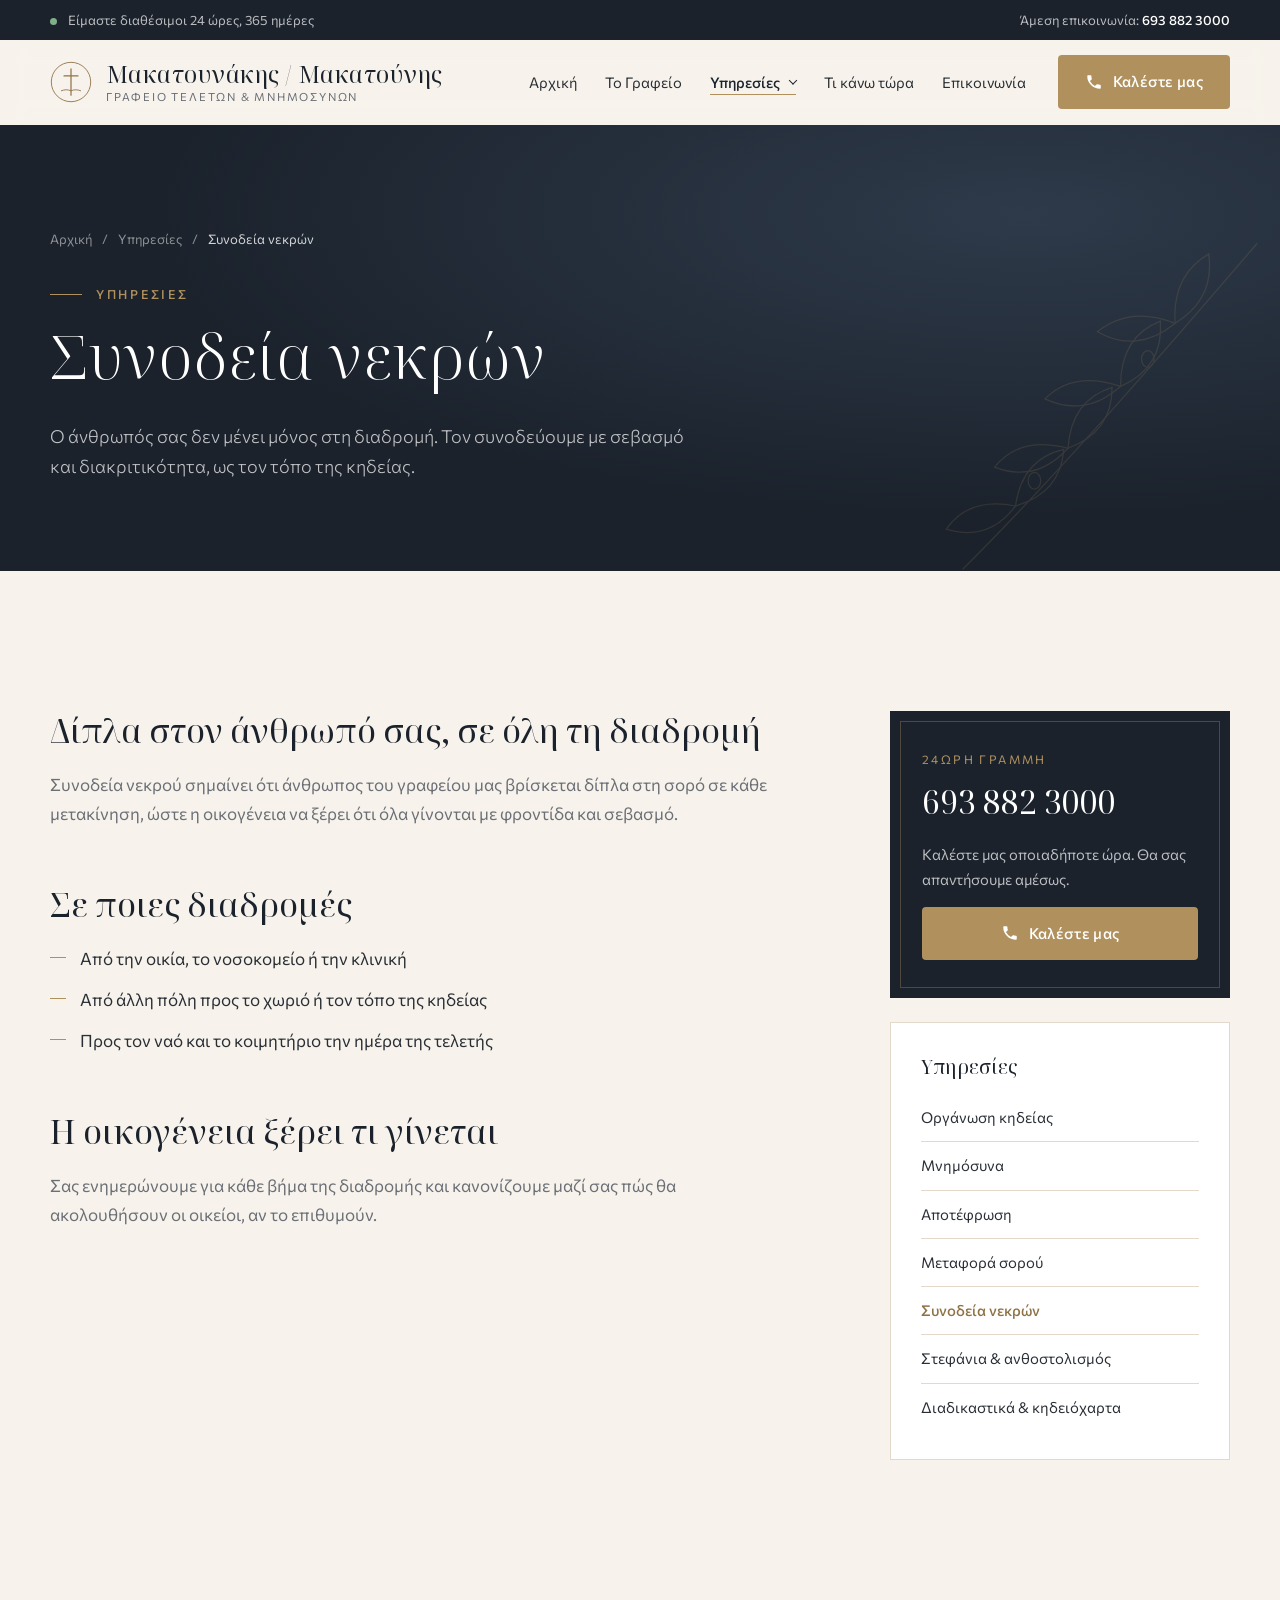
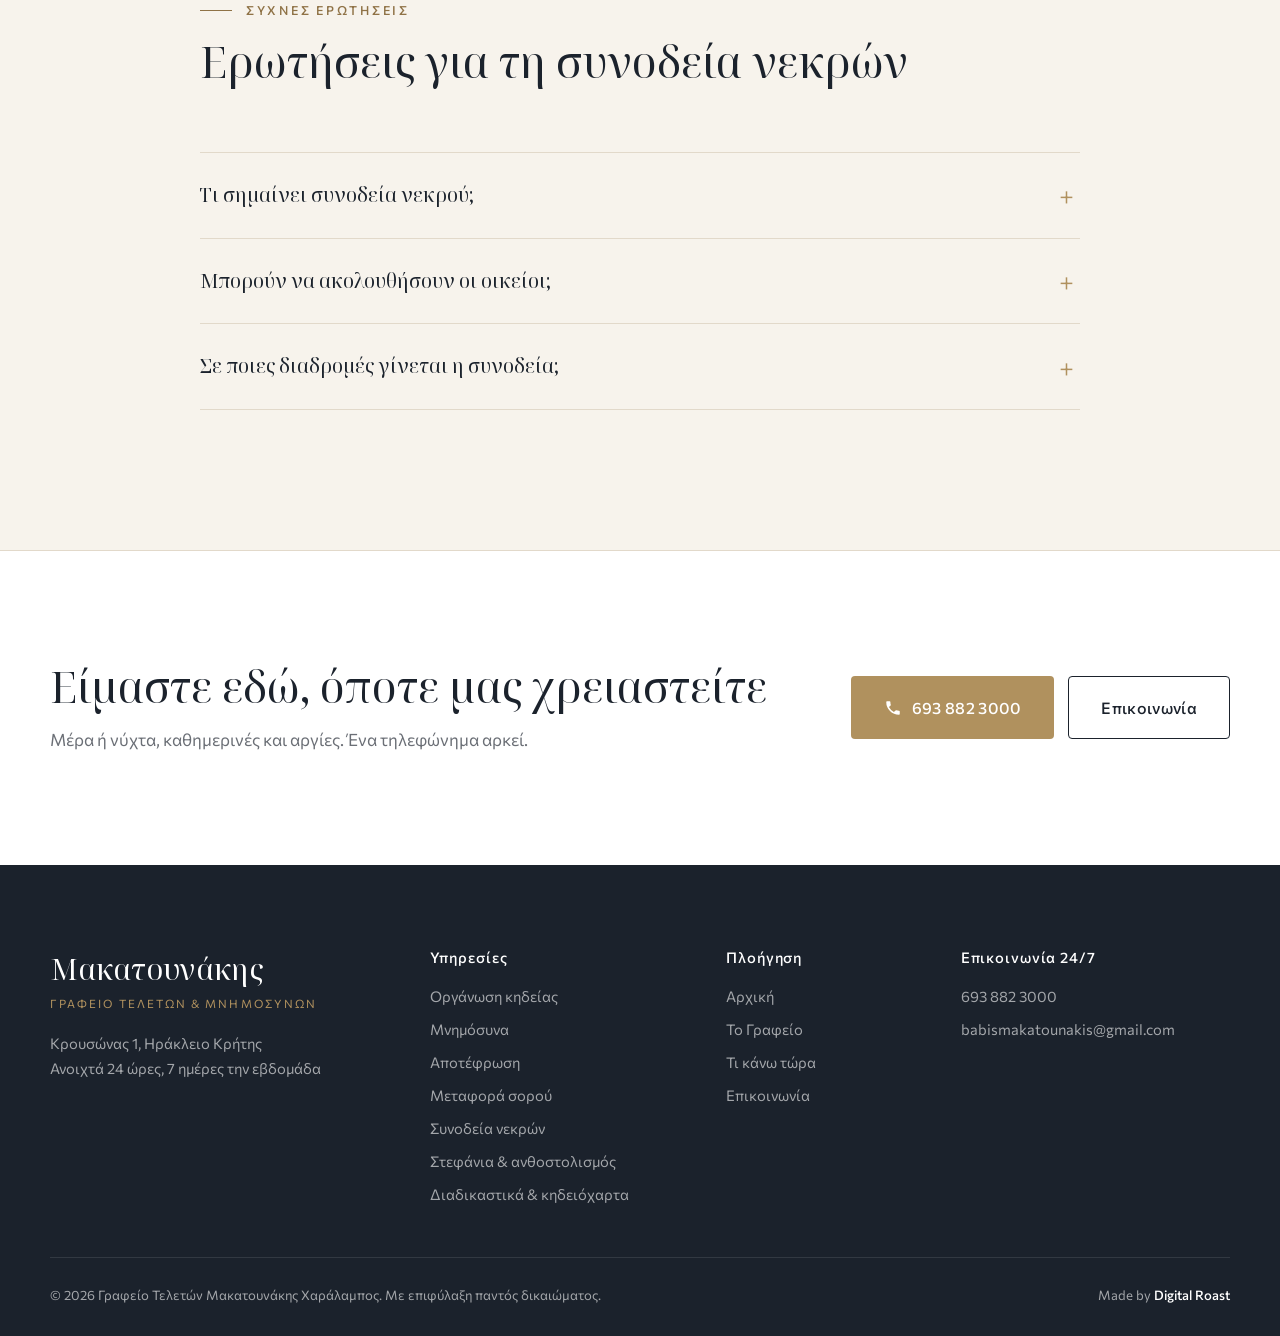
<file: ypiresies/synodeia-nekron.html>
<!DOCTYPE html>
<html lang="el">
<head>
  <meta charset="UTF-8">
  <meta name="viewport" content="width=device-width, initial-scale=1">
  <title>Συνοδεία νεκρών, Κρουσώνας & Ηράκλειο | Γραφείο Τελετών Μακατουνάκης</title>
  <meta name="description" content="Συνοδεία νεκρών από την οικία, το νοσοκομείο ή άλλη πόλη ως τον τόπο της κηδείας. Γραφείο Τελετών Μακατουνάκης, Κρουσώνας Ηρακλείου. Τηλ. 693 882 3000.">
  <meta name="robots" content="index, follow, max-image-preview:large, max-snippet:-1, max-video-preview:-1">
  <meta name="theme-color" content="#1b222c">
  <meta property="og:type" content="website">
  <meta property="og:locale" content="el_GR">
  <meta property="og:site_name" content="Γραφείο Τελετών Μακατουνάκης">
  <meta name="twitter:card" content="summary_large_image">
  <meta name="twitter:title" content="Συνοδεία νεκρών, Κρουσώνας &amp; Ηράκλειο | Γραφείο Τελετών Μακατουνάκης">
  <meta name="twitter:description" content="Συνοδεία νεκρών από την οικία, το νοσοκομείο ή άλλη πόλη ως τον τόπο της κηδείας. Γραφείο Τελετών Μακατουνάκης, Κρουσώνας Ηρακλείου. Τηλ. 693 882 3000.">
  <meta name="twitter:image" content="https://teletesmakatounakis.gr/og-image.png">
  <meta property="og:title" content="Συνοδεία νεκρών, Κρουσώνας &amp; Ηράκλειο | Γραφείο Τελετών Μακατουνάκης">
  <meta property="og:description" content="Συνοδεία νεκρών από την οικία, το νοσοκομείο ή άλλη πόλη ως τον τόπο της κηδείας. Γραφείο Τελετών Μακατουνάκης, Κρουσώνας Ηρακλείου. Τηλ. 693 882 3000.">
  <link rel="canonical" href="https://teletesmakatounakis.gr/ypiresies/synodeia-nekron">
  <meta property="og:url" content="https://teletesmakatounakis.gr/ypiresies/synodeia-nekron">
  <meta property="og:image" content="https://teletesmakatounakis.gr/og-image.png">
  <meta property="og:image:width" content="1200">
  <meta property="og:image:height" content="630">
  <meta property="og:image:alt" content="Γραφείο Τελετών &amp; Μνημοσύνων Μακατουνάκης / Μακατούνης, Κρουσώνας Μαλεβιζίου">
  <link rel="icon" href="../favicon.svg" type="image/svg+xml">
  <link rel="preconnect" href="https://fonts.googleapis.com">
  <link rel="preconnect" href="https://fonts.gstatic.com" crossorigin>
  <link href="https://fonts.googleapis.com/css2?family=Commissioner:wght@300;400;500;600&family=Noto+Serif+Display:ital,wght@0,300;0,400;0,500;1,300;1,400&display=swap" rel="stylesheet">
  <link rel="stylesheet" href="../css/style.css">
  <script type="application/ld+json">
  {
    "@context": "https://schema.org",
    "@graph": [
      {
        "@type": ["FuneralHome", "LocalBusiness"],
        "@id": "https://teletesmakatounakis.gr/#funeralhome",
        "name": "Γραφείο Τελετών & Μνημοσύνων Μακατουνάκης Χαράλαμπος",
        "url": "https://teletesmakatounakis.gr/",
        "telephone": "+306938823000",
        "address": {
          "@type": "PostalAddress",
          "streetAddress": "Κρουσώνας 1",
          "addressLocality": "Κρουσώνας",
          "addressRegion": "Ηράκλειο, Κρήτη",
          "addressCountry": "GR"
        }
      },
      {
        "@type": "WebPage",
        "@id": "https://teletesmakatounakis.gr/ypiresies/synodeia-nekron#webpage",
        "url": "https://teletesmakatounakis.gr/ypiresies/synodeia-nekron",
        "name": "Συνοδεία νεκρών, Κρουσώνας & Ηράκλειο | Γραφείο Τελετών Μακατουνάκης",
        "description": "Συνοδεία νεκρών από την οικία, το νοσοκομείο ή άλλη πόλη ως τον τόπο της κηδείας. Γραφείο Τελετών Μακατουνάκης, Κρουσώνας Ηρακλείου. Τηλ. 693 882 3000.",
        "inLanguage": "el",
        "isPartOf": {
          "@id": "https://teletesmakatounakis.gr/#website"
        },
        "about": {
          "@id": "https://teletesmakatounakis.gr/#funeralhome"
        },
        "dateModified": "2026-11-09",
        "breadcrumb": {
          "@id": "https://teletesmakatounakis.gr/ypiresies/synodeia-nekron#breadcrumb"
        },
        "mainEntity": {
          "@id": "https://teletesmakatounakis.gr/ypiresies/synodeia-nekron#service"
        }
      },
      {
        "@type": "BreadcrumbList",
        "itemListElement": [
          {
            "@type": "ListItem",
            "position": 1,
            "name": "Αρχική",
            "item": "https://teletesmakatounakis.gr/"
          },
          {
            "@type": "ListItem",
            "position": 2,
            "name": "Υπηρεσίες",
            "item": "https://teletesmakatounakis.gr/ypiresies"
          },
          {
            "@type": "ListItem",
            "position": 3,
            "name": "Συνοδεία νεκρών",
            "item": "https://teletesmakatounakis.gr/ypiresies/synodeia-nekron"
          }
        ],
        "@id": "https://teletesmakatounakis.gr/ypiresies/synodeia-nekron#breadcrumb"
      },
      {
        "@type": "Service",
        "@id": "https://teletesmakatounakis.gr/ypiresies/synodeia-nekron#service",
        "name": "Συνοδεία νεκρών",
        "serviceType": "Συνοδεία νεκρού",
        "description": "Συνοδεία νεκρών από την οικία, το νοσοκομείο ή άλλη πόλη ως τον τόπο της κηδείας. Γραφείο Τελετών Μακατουνάκης, Κρουσώνας Ηρακλείου. Τηλ. 693 882 3000.",
        "url": "https://teletesmakatounakis.gr/ypiresies/synodeia-nekron",
        "provider": {
          "@id": "https://teletesmakatounakis.gr/#funeralhome"
        },
        "areaServed": [
          {
            "@type": "Place",
            "name": "Κρουσώνας"
          },
          {
            "@type": "Place",
            "name": "Δήμος Μαλεβιζίου"
          },
          {
            "@type": "Place",
            "name": "Ηράκλειο"
          }
        ],
        "availableChannel": {
          "@type": "ServiceChannel",
          "servicePhone": {
            "@type": "ContactPoint",
            "telephone": "+306938823000"
          }
        }
      },
      {
        "@type": "FAQPage",
        "@id": "https://teletesmakatounakis.gr/ypiresies/synodeia-nekron#faq",
        "url": "https://teletesmakatounakis.gr/ypiresies/synodeia-nekron",
        "mainEntity": [
          {
            "@type": "Question",
            "name": "Τι σημαίνει συνοδεία νεκρού;",
            "acceptedAnswer": {
              "@type": "Answer",
              "text": "Σημαίνει ότι άνθρωπος του γραφείου μας βρίσκεται δίπλα στη σορό σε κάθε μετακίνηση, από την πρώτη μεταφορά ως τον τόπο της κηδείας, με σεβασμό και διακριτικότητα."
            }
          },
          {
            "@type": "Question",
            "name": "Μπορούν να ακολουθήσουν οι οικείοι;",
            "acceptedAnswer": {
              "@type": "Answer",
              "text": "Ναι, αν το επιθυμούν. Κανονίζουμε μαζί σας πώς θα ακολουθήσουν οι οικείοι και σας ενημερώνουμε για κάθε βήμα της διαδρομής."
            }
          },
          {
            "@type": "Question",
            "name": "Σε ποιες διαδρομές γίνεται η συνοδεία;",
            "acceptedAnswer": {
              "@type": "Answer",
              "text": "Από την οικία, το νοσοκομείο ή την κλινική, από άλλη πόλη προς το χωριό ή τον τόπο της κηδείας, καθώς και προς τον ναό και το κοιμητήριο την ημέρα της τελετής."
            }
          }
        ],
        "inLanguage": "el"
      }
    ]
  }
  </script>
</head>
<body>

<!-- ===== Top bar ===== -->
<div class="topbar">
  <div class="container topbar-inner">
    <span><span class="dot"></span> Είμαστε διαθέσιμοι 24 ώρες, 365 ημέρες</span>
    <a href="tel:+306938823000">Άμεση επικοινωνία: <strong>693 882 3000</strong></a>
  </div>
</div>

<!-- ===== Header ===== -->
<header class="header" id="header">
  <div class="container header-inner">
    <a href="/" class="brand" aria-label="Αρχική">
      <svg class="brand-mark" viewBox="0 0 48 48" aria-hidden="true">
        <circle cx="24" cy="24" r="22.5" fill="none" stroke="currentColor" stroke-width="1"/>
        <path d="M24 9v30M16 17h16" stroke="currentColor" stroke-width="1.4" stroke-linecap="round"/>
        <path d="M13 34c4-1.5 7-1.5 11 0 4-1.5 7-1.5 11 0" fill="none" stroke="currentColor" stroke-width="1" stroke-linecap="round"/>
      </svg>
      <span class="brand-text">
        <span class="brand-name">Μακατουνάκης&nbsp;/ Μακατούνης</span>
        <span class="brand-sub">Γραφείο Τελετών &amp; Μνημοσύνων</span>
      </span>
    </a>
    <nav class="nav" id="nav" aria-label="Κύριο μενού">
      <a href="/">Αρχική</a>
      <a href="/o-grafeio">Το Γραφείο</a>
      <div class="has-dropdown">
        <a href="/ypiresies" aria-current="page">Υπηρεσίες</a>
        <div class="dropdown">
          <a href="/ypiresies/organosi-kideias">Οργάνωση κηδείας</a>
          <a href="/ypiresies/mnimosyna">Μνημόσυνα</a>
          <a href="/ypiresies/apotefrosi">Αποτέφρωση</a>
          <a href="/ypiresies/metafora-sorou">Μεταφορά σορού</a>
          <a href="/ypiresies/synodeia-nekron" aria-current="page">Συνοδεία νεκρών</a>
          <a href="/ypiresies/stefania">Στεφάνια &amp; ανθοστολισμός</a>
          <a href="/ypiresies/diadikastika">Διαδικαστικά &amp; κηδειόχαρτα</a>
        </div>
      </div>
      <a href="/ti-kano-tora">Τι κάνω τώρα</a>
      <a href="/epikoinonia">Επικοινωνία</a>
    </nav>
    <a class="btn btn-gold header-cta" href="tel:+306938823000">
      <svg viewBox="0 0 24 24" aria-hidden="true"><path d="M6.6 10.8a15.1 15.1 0 0 0 6.6 6.6l2.2-2.2a1 1 0 0 1 1-.25 11.4 11.4 0 0 0 3.6.57 1 1 0 0 1 1 1V20a1 1 0 0 1-1 1A17 17 0 0 1 3 4a1 1 0 0 1 1-1h3.5a1 1 0 0 1 1 1c0 1.25.2 2.45.57 3.6a1 1 0 0 1-.25 1z"/></svg>
      Καλέστε μας
    </a>
    <button class="menu-toggle" id="menuToggle" aria-label="Μενού" aria-expanded="false" aria-controls="nav">
      <span></span><span></span>
    </button>
  </div>
</header>

<main>
  <section class="page-hero">
    <div class="hero-bg" aria-hidden="true">
      <svg class="hero-olive" viewBox="0 0 400 400">
        <g fill="none" stroke="currentColor" stroke-width="1.2" stroke-linecap="round">
          <path d="M60 360C140 280 220 190 340 50"/>
          <path d="M110 300c-30-6-52 2-66 22 26 8 48 2 66-22z"/>
          <path d="M110 300c4-30 20-48 46-54-2 28-18 46-46 54z"/>
          <path d="M160 245c-30-8-54-2-70 18 26 10 50 4 70-18z"/>
          <path d="M160 245c2-30 16-50 42-58 0 28-14 48-42 58z"/>
          <path d="M210 186c-30-10-54-6-72 12 26 12 50 8 72-12z"/>
          <path d="M210 186c0-30 12-52 38-62 2 28-10 50-38 62z"/>
          <path d="M262 126c-30-12-54-8-74 8 24 14 50 12 74-8z"/>
          <path d="M262 126c-2-30 8-52 32-66 4 28-6 50-32 66z"/>
          <ellipse cx="128" cy="276" rx="6" ry="8"/>
          <ellipse cx="236" cy="160" rx="6" ry="8"/>
        </g>
      </svg>
    </div>
    <div class="container hero-inner">
      <nav class="breadcrumb" aria-label="Διαδρομή"><a href="/">Αρχική</a><span aria-hidden="true">/</span><a href="/ypiresies">Υπηρεσίες</a><span aria-hidden="true">/</span><span aria-current="page">Συνοδεία νεκρών</span></nav>
      <p class="eyebrow">Υπηρεσίες</p>
      <h1>Συνοδεία νεκρών</h1>
      <p class="lead">Ο άνθρωπός σας δεν μένει μόνος στη διαδρομή. Τον συνοδεύουμε με σεβασμό και διακριτικότητα, ως τον τόπο της κηδείας.</p>
    </div>
  </section>

  <section class="section detail">
    <div class="container detail-inner">
      <article class="prose reveal">

          <h2>Δίπλα στον άνθρωπό σας, σε όλη τη διαδρομή</h2>
          <p>Συνοδεία νεκρού σημαίνει ότι άνθρωπος του γραφείου μας βρίσκεται δίπλα στη σορό σε κάθε μετακίνηση, ώστε η οικογένεια να ξέρει ότι όλα γίνονται με φροντίδα και σεβασμό.</p>
          <h2>Σε ποιες διαδρομές</h2>
          <ul class="checklist">
            <li>Από την οικία, το νοσοκομείο ή την κλινική</li>
            <li>Από άλλη πόλη προς το χωριό ή τον τόπο της κηδείας</li>
            <li>Προς τον ναό και το κοιμητήριο την ημέρα της τελετής</li>
          </ul>
          <h2>Η οικογένεια ξέρει τι γίνεται</h2>
          <p>Σας ενημερώνουμε για κάθε βήμα της διαδρομής και κανονίζουμε μαζί σας πώς θα ακολουθήσουν οι οικείοι, αν το επιθυμούν.</p>
      </article>
      <aside class="aside">
        <div class="aside-call">
          <p class="aside-label">24ωρη γραμμή</p>
          <a class="aside-phone" href="tel:+306938823000">693 882 3000</a>
          <p>Καλέστε μας οποιαδήποτε ώρα. Θα σας απαντήσουμε αμέσως.</p>
          <a class="btn btn-gold" href="tel:+306938823000"><svg viewBox="0 0 24 24" aria-hidden="true"><path d="M6.6 10.8a15.1 15.1 0 0 0 6.6 6.6l2.2-2.2a1 1 0 0 1 1-.25 11.4 11.4 0 0 0 3.6.57 1 1 0 0 1 1 1V20a1 1 0 0 1-1 1A17 17 0 0 1 3 4a1 1 0 0 1 1-1h3.5a1 1 0 0 1 1 1c0 1.25.2 2.45.57 3.6a1 1 0 0 1-.25 1z"/></svg>Καλέστε μας</a>
        </div>
        <div class="aside-links">
          <p class="aside-title">Υπηρεσίες</p>
          <ul>
            <li><a href="/ypiresies/organosi-kideias">Οργάνωση κηδείας</a></li>
            <li><a href="/ypiresies/mnimosyna">Μνημόσυνα</a></li>
            <li><a href="/ypiresies/apotefrosi">Αποτέφρωση</a></li>
            <li><a href="/ypiresies/metafora-sorou">Μεταφορά σορού</a></li>
            <li><a href="/ypiresies/synodeia-nekron" aria-current="page">Συνοδεία νεκρών</a></li>
            <li><a href="/ypiresies/stefania">Στεφάνια &amp; ανθοστολισμός</a></li>
            <li><a href="/ypiresies/diadikastika">Διαδικαστικά &amp; κηδειόχαρτα</a></li>
          </ul>
        </div>
      </aside>
    </div>
  </section>

  <section class="section faq faq-tight" id="erotiseis">
    <div class="container faq-inner">
      <div class="section-head reveal">
        <p class="eyebrow">Συχνές ερωτήσεις</p>
        <h2>Ερωτήσεις για τη συνοδεία νεκρών</h2>
      </div>
      <div class="faq-list reveal">
        <details>
          <summary>Τι σημαίνει συνοδεία νεκρού;</summary>
          <p>Σημαίνει ότι άνθρωπος του γραφείου μας βρίσκεται δίπλα στη σορό σε κάθε μετακίνηση, από την πρώτη μεταφορά ως τον τόπο της κηδείας, με σεβασμό και διακριτικότητα.</p>
        </details>
        <details>
          <summary>Μπορούν να ακολουθήσουν οι οικείοι;</summary>
          <p>Ναι, αν το επιθυμούν. Κανονίζουμε μαζί σας πώς θα ακολουθήσουν οι οικείοι και σας ενημερώνουμε για κάθε βήμα της διαδρομής.</p>
        </details>
        <details>
          <summary>Σε ποιες διαδρομές γίνεται η συνοδεία;</summary>
          <p>Από την οικία, το νοσοκομείο ή την κλινική, από άλλη πόλη προς το χωριό ή τον τόπο της κηδείας, καθώς και προς τον ναό και το κοιμητήριο την ημέρα της τελετής.</p>
        </details>
      </div>
    </div>
  </section>

  <!-- ===== CTA ===== -->
  <section class="cta">
    <div class="container cta-inner reveal">
      <div>
        <h2>Είμαστε εδώ, όποτε μας χρειαστείτε</h2>
        <p>Μέρα ή νύχτα, καθημερινές και αργίες. Ένα τηλεφώνημα αρκεί.</p>
      </div>
      <div class="cta-actions">
        <a class="btn btn-gold btn-lg" href="tel:+306938823000"><svg viewBox="0 0 24 24" aria-hidden="true"><path d="M6.6 10.8a15.1 15.1 0 0 0 6.6 6.6l2.2-2.2a1 1 0 0 1 1-.25 11.4 11.4 0 0 0 3.6.57 1 1 0 0 1 1 1V20a1 1 0 0 1-1 1A17 17 0 0 1 3 4a1 1 0 0 1 1-1h3.5a1 1 0 0 1 1 1c0 1.25.2 2.45.57 3.6a1 1 0 0 1-.25 1z"/></svg>693 882 3000</a>
        <a class="btn btn-outline btn-lg" href="/epikoinonia">Επικοινωνία</a>
      </div>
    </div>
  </section>

</main>

<!-- ===== Footer ===== -->
<footer class="footer">
  <div class="container">
    <div class="footer-top">
      <div>
        <p class="footer-brand">Μακατουνάκης</p>
        <p class="footer-sub">Γραφείο Τελετών &amp; Μνημοσύνων</p>
        <p class="footer-text">Κρουσώνας 1, Ηράκλειο Κρήτης<br>Ανοιχτά 24 ώρες, 7 ημέρες την εβδομάδα</p>
      </div>
      <div>
        <p class="footer-title">Υπηρεσίες</p>
        <ul>
          <li><a href="/ypiresies/organosi-kideias">Οργάνωση κηδείας</a></li>
          <li><a href="/ypiresies/mnimosyna">Μνημόσυνα</a></li>
          <li><a href="/ypiresies/apotefrosi">Αποτέφρωση</a></li>
          <li><a href="/ypiresies/metafora-sorou">Μεταφορά σορού</a></li>
          <li><a href="/ypiresies/synodeia-nekron">Συνοδεία νεκρών</a></li>
          <li><a href="/ypiresies/stefania">Στεφάνια &amp; ανθοστολισμός</a></li>
          <li><a href="/ypiresies/diadikastika">Διαδικαστικά &amp; κηδειόχαρτα</a></li>
        </ul>
      </div>
      <div>
        <p class="footer-title">Πλοήγηση</p>
        <ul>
          <li><a href="/">Αρχική</a></li>
          <li><a href="/o-grafeio">Το Γραφείο</a></li>
          <li><a href="/ti-kano-tora">Τι κάνω τώρα</a></li>
          <li><a href="/epikoinonia">Επικοινωνία</a></li>
        </ul>
      </div>
      <div>
        <p class="footer-title">Επικοινωνία 24/7</p>
        <ul>
          <li><a href="tel:+306938823000">693 882 3000</a></li>
          <li><a href="mailto:babismakatounakis@gmail.com">babismakatounakis@gmail.com</a></li>
        </ul>
      </div>
    </div>
    <div class="footer-bottom">
      <span>© <span data-year>2026</span> Γραφείο Τελετών Μακατουνάκης Χαράλαμπος. Με επιφύλαξη παντός δικαιώματος.</span>
      <a class="credit" href="https://digitalroast.gr" target="_blank" rel="noopener">Made by <strong>Digital Roast</strong></a>
    </div>
  </div>
</footer>

<!-- ===== Mobile call bar ===== -->
<a class="callbar" href="tel:+306938823000">
  <svg viewBox="0 0 24 24" aria-hidden="true"><path d="M6.6 10.8a15.1 15.1 0 0 0 6.6 6.6l2.2-2.2a1 1 0 0 1 1-.25 11.4 11.4 0 0 0 3.6.57 1 1 0 0 1 1 1V20a1 1 0 0 1-1 1A17 17 0 0 1 3 4a1 1 0 0 1 1-1h3.5a1 1 0 0 1 1 1c0 1.25.2 2.45.57 3.6a1 1 0 0 1-.25 1z"/></svg>
  Καλέστε 24/7 · 693 882 3000
</a>

<script src="../js/main.js"></script>
</body>
</html>
</file>
<file: css/style.css>
/* ===== Tokens ===== */
:root {
  --night: #1b222c;
  --night-2: #232c38;
  --ink: #2a2f36;
  --muted: #6b6f76;
  --ivory: #f7f3ec;
  --ivory-2: #efe8dc;
  --line: #e2d9ca;
  --gold: #b0915e;
  --gold-dark: #8f7246;
  --olive: #6f7a5f;
  --serif: "Noto Serif Display", Georgia, serif;
  --sans: "Commissioner", system-ui, -apple-system, sans-serif;
  --radius: 4px;
  --shadow: 0 20px 50px -25px rgba(27, 34, 44, .35);
}

*, *::before, *::after { box-sizing: border-box; }
html { scroll-behavior: smooth; scroll-padding-top: 90px; }
body {
  margin: 0;
  font-family: var(--sans);
  font-weight: 400;
  font-size: 17px;
  line-height: 1.7;
  color: var(--ink);
  background: var(--ivory);
  -webkit-font-smoothing: antialiased;
}
img, svg { display: block; max-width: 100%; }
a { color: inherit; text-decoration: none; }
h1, h2, h3 { font-family: var(--serif); font-weight: 400; line-height: 1.2; margin: 0 0 .6em; color: var(--night); }
h2 { font-size: clamp(1.9rem, 3.4vw, 2.7rem); }
h3 { font-size: 1.3rem; }
p { margin: 0 0 1em; }

.container { width: min(1180px, 100% - 48px); margin-inline: auto; }
.section { padding: clamp(80px, 11vw, 140px) 0; }
.eyebrow {
  font-size: .78rem;
  letter-spacing: .22em;
  text-transform: uppercase;
  color: var(--gold-dark);
  font-weight: 500;
  margin-bottom: 1.2em;
  display: flex; align-items: center; gap: 14px;
}
.eyebrow::before { content: ""; width: 32px; height: 1px; background: currentColor; }
.section-head { max-width: 720px; margin-bottom: 64px; }
.section-lead { color: var(--muted); font-size: 1.08rem; }
.section-head-row { display: flex; justify-content: space-between; align-items: flex-end; gap: 30px; margin-bottom: 64px; }
.section-head-row .section-head { margin-bottom: 0; }
.link-arrow { color: var(--gold-dark); font-weight: 500; white-space: nowrap; border-bottom: 1px solid currentColor; padding-bottom: 2px; }
.link-arrow span { display: inline-block; transition: transform .3s; }
.link-arrow:hover span { transform: translateX(4px); }

/* ===== Buttons ===== */
.btn {
  white-space: nowrap;
  display: inline-flex; align-items: center; justify-content: center; gap: 10px;
  padding: 13px 26px;
  border-radius: var(--radius);
  font-family: var(--sans); font-size: .95rem; font-weight: 500; letter-spacing: .02em;
  border: 1px solid transparent;
  cursor: pointer;
  transition: background .3s, color .3s, border-color .3s, transform .3s;
}
.btn svg { width: 18px; height: 18px; fill: currentColor; }
.btn-lg { padding: 17px 32px; font-size: 1rem; }
.btn-gold { background: var(--gold); color: #fff; }
.btn-gold:hover { background: var(--gold-dark); transform: translateY(-1px); }
.btn-ghost { border-color: rgba(255,255,255,.35); color: #fff; }
.btn-ghost:hover { border-color: #fff; background: rgba(255,255,255,.06); }
.btn-outline { border-color: var(--night); color: var(--night); }
.btn-outline:hover { background: var(--night); color: #fff; }

/* ===== Top bar ===== */
.topbar { background: var(--night); color: rgba(255,255,255,.7); font-size: .82rem; }
.topbar-inner { display: flex; justify-content: space-between; align-items: center; padding: 9px 0; gap: 16px; }
.topbar a strong { color: #fff; font-weight: 500; }
.topbar a:hover strong { color: var(--gold); }
.dot { display: inline-block; width: 7px; height: 7px; border-radius: 50%; background: #7fb08a; margin-right: 8px; box-shadow: 0 0 0 0 rgba(127,176,138,.6); animation: pulse 2.4s infinite; }
@keyframes pulse { 70% { box-shadow: 0 0 0 8px rgba(127,176,138,0); } 100% { box-shadow: 0 0 0 0 rgba(127,176,138,0); } }

/* ===== Header ===== */
.header {
  position: sticky; top: 0; z-index: 50;
  background: rgba(247, 243, 236, .92);
  backdrop-filter: blur(12px); -webkit-backdrop-filter: blur(12px);
  border-bottom: 1px solid transparent;
  transition: border-color .3s, box-shadow .3s;
}
.header.scrolled { border-color: var(--line); box-shadow: 0 8px 30px -20px rgba(0,0,0,.25); }
.header-inner { display: flex; align-items: center; gap: 32px; height: 84px; }
.brand { display: flex; align-items: center; gap: 14px; color: var(--night); margin-right: auto; }
.brand-mark { width: 42px; height: 42px; color: var(--gold-dark); flex-shrink: 0; }
.brand-text { display: flex; flex-direction: column; line-height: 1.15; }
.brand-name { font-family: var(--serif); font-size: 1.45rem; letter-spacing: .02em; }
.brand-sub { font-size: .7rem; letter-spacing: .16em; text-transform: uppercase; color: var(--muted); margin-top: 3px; }
.nav { display: flex; align-items: center; gap: 28px; }
.nav a { white-space: nowrap; font-size: .92rem; color: var(--ink); position: relative; padding: 4px 0; }
.nav a::after { content: ""; position: absolute; left: 0; bottom: 0; width: 0; height: 1px; background: var(--gold); transition: width .3s; }
.nav a:hover::after, .nav a[aria-current="page"]::after { width: 100%; }
.nav a[aria-current="page"] { color: var(--night); font-weight: 500; }
.has-dropdown { position: relative; }
.has-dropdown > a { padding-right: 16px; }
.has-dropdown > a::before { content: ""; position: absolute; right: 0; top: 50%; width: 6px; height: 6px; border-right: 1px solid currentColor; border-bottom: 1px solid currentColor; transform: translateY(-75%) rotate(45deg); }
.dropdown {
  position: absolute; top: 100%; left: -22px; min-width: 270px;
  padding: 18px 0 10px; margin-top: 0;
  background: #fff; border: 1px solid var(--line); box-shadow: var(--shadow);
  opacity: 0; visibility: hidden; transform: translateY(8px);
  transition: opacity .25s, transform .25s, visibility .25s;
}
.has-dropdown:hover .dropdown, .has-dropdown:focus-within .dropdown { opacity: 1; visibility: visible; transform: none; }
.nav .dropdown a { display: block; padding: 10px 22px; font-size: .9rem; }
.nav .dropdown a::after { display: none; }
.nav .dropdown a:hover, .nav .dropdown a[aria-current="page"] { background: var(--ivory); color: var(--gold-dark); }
.menu-toggle { display: none; background: none; border: 0; width: 40px; height: 40px; cursor: pointer; position: relative; }
.menu-toggle span { position: absolute; left: 9px; right: 9px; height: 1.5px; background: var(--night); transition: transform .3s, top .3s; }
.menu-toggle span:first-child { top: 15px; }
.menu-toggle span:last-child { top: 24px; }
.menu-toggle[aria-expanded="true"] span:first-child { top: 20px; transform: rotate(45deg); }
.menu-toggle[aria-expanded="true"] span:last-child { top: 20px; transform: rotate(-45deg); }

/* ===== Hero ===== */
.hero {
  position: relative; overflow: hidden;
  background: radial-gradient(ellipse at 80% 20%, #2e3a4a 0%, var(--night) 60%);
  color: #fff;
  padding: clamp(90px, 13vw, 170px) 0 clamp(70px, 9vw, 110px);
}
.hero-bg { position: absolute; inset: 0; pointer-events: none; }
.hero-olive { position: absolute; right: -40px; bottom: -40px; width: min(560px, 60vw); color: var(--gold); opacity: .22; }
.hero-inner { position: relative; }
.hero .eyebrow { color: var(--gold); }
.hero h1 { color: #fff; font-size: clamp(2.5rem, 6vw, 4.6rem); font-weight: 300; max-width: 900px; margin-bottom: .45em; }
.hero h1 em { font-style: italic; color: #e6d6b6; }
.hero-lead { max-width: 600px; font-size: 1.15rem; color: rgba(255,255,255,.75); font-weight: 300; margin-bottom: 2.4em; }
.hero-actions { display: flex; flex-wrap: wrap; gap: 14px; }
.hero-badges {
  list-style: none; margin: 80px 0 0; padding: 32px 0 0;
  border-top: 1px solid rgba(255,255,255,.14);
  display: grid; grid-template-columns: repeat(3, 1fr); gap: 32px;
}
.hero-badges li { display: flex; flex-direction: column; gap: 4px; }
.hero-badges strong { font-family: var(--serif); font-weight: 300; font-size: 2rem; color: var(--gold); line-height: 1; }
.hero-badges span { font-size: .9rem; color: rgba(255,255,255,.65); }

/* ===== Page hero (inner pages) ===== */
.page-hero {
  position: relative; overflow: hidden;
  background: radial-gradient(ellipse at 80% 20%, #2e3a4a 0%, var(--night) 60%);
  color: #fff;
  padding: clamp(60px, 8vw, 110px) 0 clamp(60px, 7vw, 100px);
}
.page-hero .hero-olive { width: min(420px, 50vw); opacity: .16; }
.page-hero .eyebrow { color: var(--gold); }
.page-hero h1 { color: #fff; font-size: clamp(2.2rem, 5vw, 3.8rem); font-weight: 300; max-width: 860px; margin-bottom: .45em; }
.page-hero h1 em { font-style: italic; color: #e6d6b6; }
.page-hero .lead { max-width: 640px; font-size: 1.12rem; font-weight: 300; color: rgba(255,255,255,.72); margin: 0; }
.breadcrumb { display: flex; flex-wrap: wrap; gap: 10px; font-size: .82rem; color: rgba(255,255,255,.5); margin-bottom: 34px; }
.breadcrumb a:hover { color: var(--gold); }
.breadcrumb [aria-current] { color: rgba(255,255,255,.8); }

/* ===== Steps ===== */
.steps-list { list-style: none; margin: 0; padding: 0; display: grid; grid-template-columns: repeat(3, 1fr); gap: 0; border-top: 1px solid var(--line); }
.step { padding: 44px 40px 20px 0; border-right: 1px solid var(--line); }
.step + .step { padding-left: 40px; }
.step:last-child { border-right: 0; }
.step-num { font-family: var(--serif); font-size: 3.2rem; font-weight: 300; color: var(--gold); line-height: 1; display: block; margin-bottom: 22px; }
.step p { color: var(--muted); }
.step a { color: var(--gold-dark); font-weight: 500; border-bottom: 1px solid currentColor; }

/* ===== Services ===== */
.services { background: #fff; }
.services-grid { display: grid; grid-template-columns: repeat(3, 1fr); gap: 1px; background: var(--line); border: 1px solid var(--line); }
.service { background: #fff; padding: 40px 32px; transition: background .35s; }
.service:hover { background: var(--ivory); }
.service-icon { width: 52px; height: 52px; border: 1px solid var(--line); border-radius: 50%; display: grid; place-items: center; margin-bottom: 26px; transition: border-color .35s; }
.service:hover .service-icon { border-color: var(--gold); }
.service-icon svg { width: 26px; height: 26px; fill: none; stroke: var(--gold-dark); stroke-width: 1.3; stroke-linecap: round; stroke-linejoin: round; }
.service h3 { font-size: 1.22rem; }
.service p { color: var(--muted); font-size: .95rem; margin: 0; }
a.service { display: flex; flex-direction: column; color: inherit; }
.service-more { margin-top: auto; padding-top: 22px; font-size: .85rem; font-weight: 500; letter-spacing: .04em; color: var(--gold-dark); }
.service:nth-child(7):last-child { grid-column: 1 / -1; }
.service:nth-child(7):last-child p { max-width: 62ch; }
.service-more span { display: inline-block; transition: transform .3s; }
.service:hover .service-more span { transform: translateX(4px); }

/* ===== Band ===== */
.band { background: var(--night-2); color: #fff; padding: clamp(70px, 9vw, 110px) 0; text-align: center; }
.band-inner { max-width: 820px; }
.band-candle { width: 26px; margin: 0 auto 30px; }
.band-candle rect { fill: none; stroke: rgba(255,255,255,.4); stroke-width: 1.2; }
.band-candle .flame { fill: var(--gold); transform-origin: 20px 22px; animation: flicker 3s ease-in-out infinite; }
@keyframes flicker { 0%,100% { transform: scale(1) rotate(0); opacity: 1; } 30% { transform: scale(.94, 1.04) rotate(-2deg); opacity: .9; } 60% { transform: scale(1.03, .97) rotate(2deg); } }
.band blockquote { font-family: var(--serif); font-style: italic; font-weight: 300; font-size: clamp(1.6rem, 3.2vw, 2.4rem); line-height: 1.35; margin: 0 0 20px; }
.band p { color: rgba(255,255,255,.6); margin: 0; }

/* ===== Memorials ===== */
.memorials-inner { display: grid; grid-template-columns: 1.1fr 1fr; gap: 90px; align-items: center; }
.memorials-text > p { color: var(--muted); }
.checklist { list-style: none; padding: 0; margin: 28px 0 0; display: grid; gap: 12px; }
.checklist li { position: relative; padding-left: 30px; }
.checklist li::before { content: ""; position: absolute; left: 0; top: .72em; width: 16px; height: 1px; background: var(--gold); }
.timeline { position: relative; padding-left: 36px; }
.timeline::before { content: ""; position: absolute; left: 7px; top: 10px; bottom: 10px; width: 1px; background: linear-gradient(var(--gold), var(--line)); }
.tl-item { position: relative; padding: 18px 0; border-bottom: 1px solid var(--line); display: flex; justify-content: space-between; align-items: baseline; gap: 20px; }
.tl-item:last-child { border-bottom: 0; }
.tl-item::before { content: ""; position: absolute; left: -34px; top: 28px; width: 11px; height: 11px; border-radius: 50%; background: var(--ivory); border: 1px solid var(--gold); }
.tl-item span { font-size: .8rem; letter-spacing: .14em; text-transform: uppercase; color: var(--gold-dark); }
.tl-item p { font-family: var(--serif); font-size: 1.45rem; margin: 0; color: var(--night); }

/* ===== About ===== */
.about { background: var(--ivory-2); }
.about-inner { display: grid; grid-template-columns: 380px 1fr; gap: 90px; align-items: center; }
.about-card { background: var(--night); color: #fff; padding: 56px 40px; text-align: center; box-shadow: var(--shadow); position: relative; }
.about-card::before { content: ""; position: absolute; inset: 12px; border: 1px solid rgba(176,145,94,.35); pointer-events: none; }
.about-monogram { font-family: var(--serif); font-size: 5.5rem; font-weight: 300; color: var(--gold); line-height: 1; margin-bottom: 26px; }
.about-name { font-family: var(--serif); font-size: 1.5rem; margin: 0 0 4px; }
.about-role { font-size: .78rem; letter-spacing: .18em; text-transform: uppercase; color: rgba(255,255,255,.55); margin-bottom: 28px; }
.about-phone { display: inline-block; padding-top: 22px; border-top: 1px solid rgba(255,255,255,.15); color: var(--gold); font-size: 1.1rem; letter-spacing: .04em; }
.about-text > p { color: var(--muted); }
.values { display: grid; grid-template-columns: repeat(3, 1fr); gap: 24px; margin-top: 40px; padding-top: 32px; border-top: 1px solid var(--line); }
.values strong { display: block; font-family: var(--serif); font-weight: 400; font-size: 1.2rem; color: var(--night); }
.values span { font-size: .9rem; color: var(--muted); }

.about-text > .btn { margin-top: 36px; }

/* ===== Promise grid ===== */
.promise-grid { display: grid; grid-template-columns: repeat(4, 1fr); gap: 40px; }
.promise { border-top: 1px solid var(--gold); padding-top: 26px; }
.promise h3 { font-size: 1.25rem; }
.promise p { color: var(--muted); font-size: .95rem; margin: 0; }

/* ===== Service detail ===== */
.detail-inner { display: grid; grid-template-columns: 1fr 340px; gap: 90px; align-items: start; }
.prose { max-width: 720px; }
.prose h2 { font-size: clamp(1.6rem, 2.6vw, 2.1rem); margin-top: 1.7em; }
.prose h2:first-child { margin-top: 0; }
.prose > p { color: var(--muted); }
.prose .checklist { margin: 0 0 1.5em; }
.prose .timeline { margin-bottom: 1.5em; }
.process { list-style: none; padding: 0; margin: 0 0 1.5em; counter-reset: step; }
.process li { counter-increment: step; position: relative; padding: 0 0 24px 60px; }
.process li::before { content: counter(step, decimal-leading-zero); position: absolute; left: 0; top: -6px; font-family: var(--serif); font-size: 1.7rem; font-weight: 300; color: var(--gold); }
.process strong { display: block; font-weight: 500; color: var(--night); }
.process span { color: var(--muted); }
.inline-cta { margin-top: 28px; }
.aside { position: sticky; top: 110px; display: grid; gap: 24px; }
.aside-call { position: relative; background: var(--night); color: rgba(255,255,255,.7); padding: 38px 32px; }
.aside-call::before { content: ""; position: absolute; inset: 10px; border: 1px solid rgba(176,145,94,.35); pointer-events: none; }
.aside-label { font-size: .75rem; letter-spacing: .2em; text-transform: uppercase; color: var(--gold); margin-bottom: 6px; }
.aside-phone { display: block; font-family: var(--serif); font-size: 2rem; color: #fff; margin-bottom: 12px; }
.aside-call p:not(.aside-label) { font-size: .92rem; }
.aside-call .btn { position: relative; width: 100%; }
.aside-links { background: #fff; border: 1px solid var(--line); padding: 28px 30px; }
.aside-title { font-family: var(--serif); font-size: 1.2rem; color: var(--night); margin-bottom: 10px; }
.aside-links ul { list-style: none; padding: 0; margin: 0; }
.aside-links li a { display: block; padding: 11px 0; border-bottom: 1px solid var(--line); font-size: .93rem; transition: color .25s; }
.aside-links li:last-child a { border-bottom: 0; }
.aside-links a:hover, .aside-links a[aria-current="page"] { color: var(--gold-dark); }
.aside-links a[aria-current="page"] { font-weight: 500; }

/* ===== Urgent strip ===== */
.urgent { background: var(--ivory-2); border-bottom: 1px solid var(--line); }
.urgent-inner { display: flex; justify-content: space-between; align-items: center; gap: 24px; flex-wrap: wrap; padding: 32px 0; }
.urgent p { margin: 0; font-family: var(--serif); font-size: 1.4rem; color: var(--night); }

/* ===== CTA ===== */
.cta { background: #fff; border-top: 1px solid var(--line); padding: clamp(70px, 9vw, 110px) 0; }
.cta-inner { display: flex; justify-content: space-between; align-items: center; gap: 40px; flex-wrap: wrap; }
.cta h2 { margin-bottom: .3em; }
.cta p { color: var(--muted); margin: 0; }
.cta-actions { display: flex; gap: 14px; flex-wrap: wrap; }

/* ===== FAQ ===== */
.faq-inner { max-width: 880px; }
.faq-list details { border-bottom: 1px solid var(--line); }
.faq-list details:first-child { border-top: 1px solid var(--line); }
.faq-list summary {
  list-style: none; cursor: pointer;
  padding: 26px 50px 26px 0; position: relative;
  font-family: var(--serif); font-size: 1.2rem; color: var(--night);
}
.faq-list summary::-webkit-details-marker { display: none; }
.faq-list summary::after { content: "+"; position: absolute; right: 6px; top: 50%; transform: translateY(-50%); font-family: var(--sans); font-weight: 300; font-size: 1.6rem; color: var(--gold); transition: transform .3s; }
.faq-list details[open] summary::after { transform: translateY(-50%) rotate(45deg); }
.faq-list details p { color: var(--muted); padding-right: 50px; margin: -6px 0 26px; }

/* ===== Contact ===== */
.contact { background: #fff; padding-bottom: 0; }
.contact-inner { display: grid; grid-template-columns: 1fr 1fr; gap: 80px; align-items: end; }
.contact-big { display: block; font-family: var(--serif); font-size: clamp(2.2rem, 4vw, 3.2rem); color: var(--night); margin: 10px 0 40px; transition: color .3s; }
.contact-big span { display: block; font-family: var(--sans); font-size: .78rem; letter-spacing: .2em; text-transform: uppercase; color: var(--gold-dark); margin-bottom: 4px; }
.contact-big:hover { color: var(--gold-dark); }
.contact-list { list-style: none; padding: 0; margin: 0; display: grid; gap: 24px; }
.contact-list li { display: flex; gap: 18px; align-items: flex-start; }
.contact-list svg { width: 22px; height: 22px; fill: var(--gold); flex-shrink: 0; margin-top: 3px; }
.contact-list strong { display: block; font-weight: 500; font-size: .85rem; letter-spacing: .08em; text-transform: uppercase; color: var(--night); }
.contact-list span, .contact-list a { color: var(--muted); word-break: break-word; }
.contact-list a:hover { color: var(--gold-dark); }


.map { margin-top: clamp(80px, 10vw, 120px); height: 420px; filter: grayscale(.85) contrast(.95); }
.map iframe { width: 100%; height: 100%; border: 0; display: block; }

/* ===== Footer ===== */
.footer { background: var(--night); color: rgba(255,255,255,.6); padding: 80px 0 30px; font-size: .92rem; }
.footer-top { display: grid; grid-template-columns: 1.6fr 1.2fr .9fr 1.3fr; gap: 48px; padding-bottom: 50px; border-bottom: 1px solid rgba(255,255,255,.1); }
.footer-brand { font-family: var(--serif); font-size: 1.8rem; color: #fff; margin: 0; }
.footer-sub { font-size: .72rem; letter-spacing: .18em; text-transform: uppercase; color: var(--gold); margin-bottom: 18px; }
.footer-title { color: #fff; font-weight: 500; letter-spacing: .06em; margin-bottom: 14px; }
.footer ul { list-style: none; padding: 0; margin: 0; display: grid; gap: 8px; }
.footer a { transition: color .25s; word-break: break-word; }
.footer a:hover { color: var(--gold); }
.footer-bottom { display: flex; justify-content: space-between; align-items: center; gap: 20px; padding-top: 26px; font-size: .82rem; }
.credit { margin-left: auto; white-space: nowrap; }
.credit strong { color: #fff; font-weight: 500; }

/* ===== Mobile call bar ===== */
.callbar { display: none; }

/* ===== Reveal ===== */
.reveal { opacity: 0; transform: translateY(24px); transition: opacity .9s ease, transform .9s ease; }
.reveal.visible { opacity: 1; transform: none; }
@media (prefers-reduced-motion: reduce) {
  html { scroll-behavior: auto; }
  .reveal { opacity: 1; transform: none; transition: none; }
  .band-candle .flame, .dot { animation: none; }
}

/* ===== Responsive ===== */
@media (max-width: 1100px) {
  .nav { gap: 20px; }
  .header-cta { display: none; }
  .services-grid { grid-template-columns: repeat(2, 1fr); }
  .promise-grid { grid-template-columns: repeat(2, 1fr); }
  .detail-inner { grid-template-columns: 1fr 300px; gap: 60px; }
}
@media (max-width: 960px) {
  .menu-toggle { display: block; }
  .nav {
    position: fixed; top: 84px; left: 0; right: 0;
    flex-direction: column; gap: 0;
    background: var(--ivory); border-bottom: 1px solid var(--line);
    padding: 10px 24px 24px;
    transform: translateY(-12px); opacity: 0; visibility: hidden;
    transition: opacity .3s, transform .3s, visibility .3s;
  }
  .nav.open { transform: none; opacity: 1; visibility: visible; }
  .nav a { padding: 14px 0; border-bottom: 1px solid var(--line); font-size: 1.05rem; }
  .nav a::after { display: none; }
  .nav { max-height: calc(100vh - 84px); overflow-y: auto; align-items: stretch; }
  .nav > a, .has-dropdown > a { display: block; }
  .has-dropdown > a::before { display: none; }
  .dropdown { position: static; opacity: 1; visibility: visible; transform: none; min-width: 0; padding: 0 0 0 18px; background: none; border: 0; box-shadow: none; }
  .nav .dropdown a { padding: 11px 0; font-size: .95rem; color: var(--muted); border-bottom: 1px solid var(--line); }
  .nav .dropdown a:hover, .nav .dropdown a[aria-current="page"] { background: none; }
  .detail-inner { grid-template-columns: 1fr; gap: 56px; }
  .aside { position: static; }
  .section-head-row { flex-direction: column; align-items: flex-start; }
  .memorials-inner, .about-inner, .contact-inner { grid-template-columns: 1fr; gap: 56px; }
  .about-card { max-width: 420px; }
  .steps-list { grid-template-columns: 1fr; }
  .step, .step + .step { padding: 32px 0; border-right: 0; border-bottom: 1px solid var(--line); }
  .footer-top { grid-template-columns: 1fr 1fr; }
  .footer-top > div:first-child { grid-column: 1 / -1; }
}
@media (max-width: 640px) {
  body { font-size: 16px; padding-bottom: 62px; }
  .topbar-inner > span { display: none; }
  .topbar-inner { justify-content: center; }
  .header-inner { height: 72px; }
  .nav { top: 72px; }
  .brand-name { font-size: 1.1rem; }
  .brand-sub { font-size: .54rem; letter-spacing: .06em; white-space: nowrap; }
  .menu-toggle { flex-shrink: 0; }
  .header-inner { gap: 10px; }
  .brand { gap: 10px; min-width: 0; }
  .brand-mark { width: 36px; height: 36px; }
  .hero-actions .btn { width: 100%; }
  .hero-badges { grid-template-columns: 1fr; gap: 18px; margin-top: 56px; }
  .hero-badges li { flex-direction: column; gap: 2px; }
  .hero-badges strong { font-size: 1.5rem; }
  .services-grid { grid-template-columns: 1fr; }
  .values { grid-template-columns: 1fr; }
  .promise-grid { grid-template-columns: 1fr; }
  .cta-actions .btn { width: 100%; }
  .urgent-inner .btn { width: 100%; }
  .footer-top { grid-template-columns: 1fr; }
  .footer-bottom { flex-direction: column; align-items: flex-start; }
  .credit { margin-left: auto; }
  .map { height: 320px; }
  .callbar {
    display: flex; align-items: center; justify-content: center; gap: 10px;
    position: fixed; left: 0; right: 0; bottom: 0; z-index: 60;
    height: 62px; background: var(--gold); color: #fff;
    font-weight: 500; letter-spacing: .02em;
    box-shadow: 0 -8px 24px -12px rgba(0,0,0,.35);
  }
  .callbar svg { width: 20px; height: 20px; fill: currentColor; }
}

/* ===== SEO headings: keyword H1 in the eyebrow slot, slogan as display text ===== */
.hero h1.eyebrow, .page-hero h1.eyebrow {
  font-family: var(--sans); font-size: .78rem; font-weight: 500; line-height: 1.5;
  max-width: none; margin-bottom: 1.2em; color: var(--gold);
}
.hero .hero-title { font-family: var(--serif); color: #fff; font-size: clamp(2.5rem, 6vw, 4.6rem); font-weight: 300; line-height: 1.2; max-width: 900px; margin: 0 0 .45em; }
.page-hero .hero-title { font-family: var(--serif); color: #fff; font-size: clamp(2.2rem, 5vw, 3.8rem); font-weight: 300; line-height: 1.2; max-width: 860px; margin: 0 0 .45em; }
.hero .hero-title em, .page-hero .hero-title em { font-style: italic; color: #e6d6b6; }

/* ===== Areas served ===== */

.areas .section-head { margin-bottom: 36px; }
.areas-list { list-style: none; margin: 0; padding: 0; display: flex; flex-wrap: wrap; gap: 10px; }
.areas-list li { border: 1px solid var(--line); padding: 8px 16px; font-size: .95rem; color: var(--night); }
.areas-list li:last-child { border-style: dashed; color: var(--muted); }

/* ===== FAQ on service pages ===== */
.faq-tight { padding-top: 0; }
</file>
